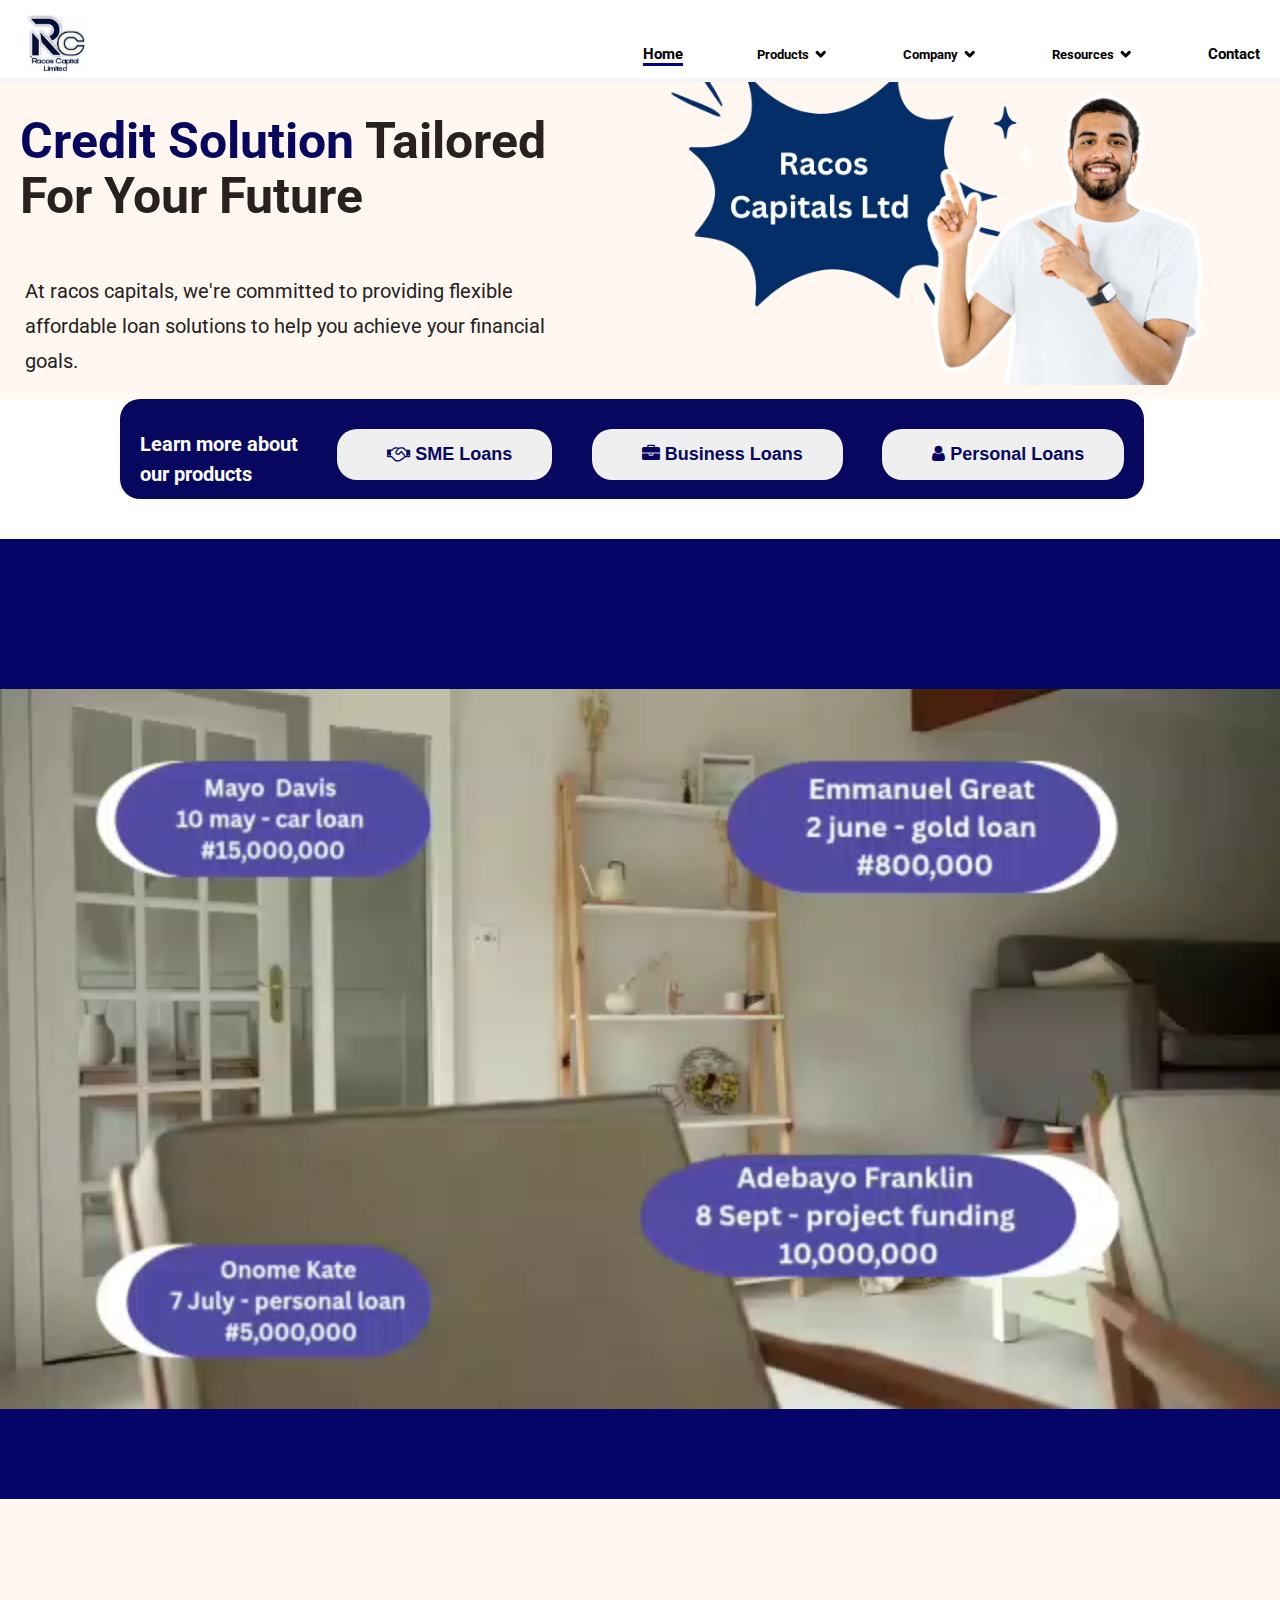
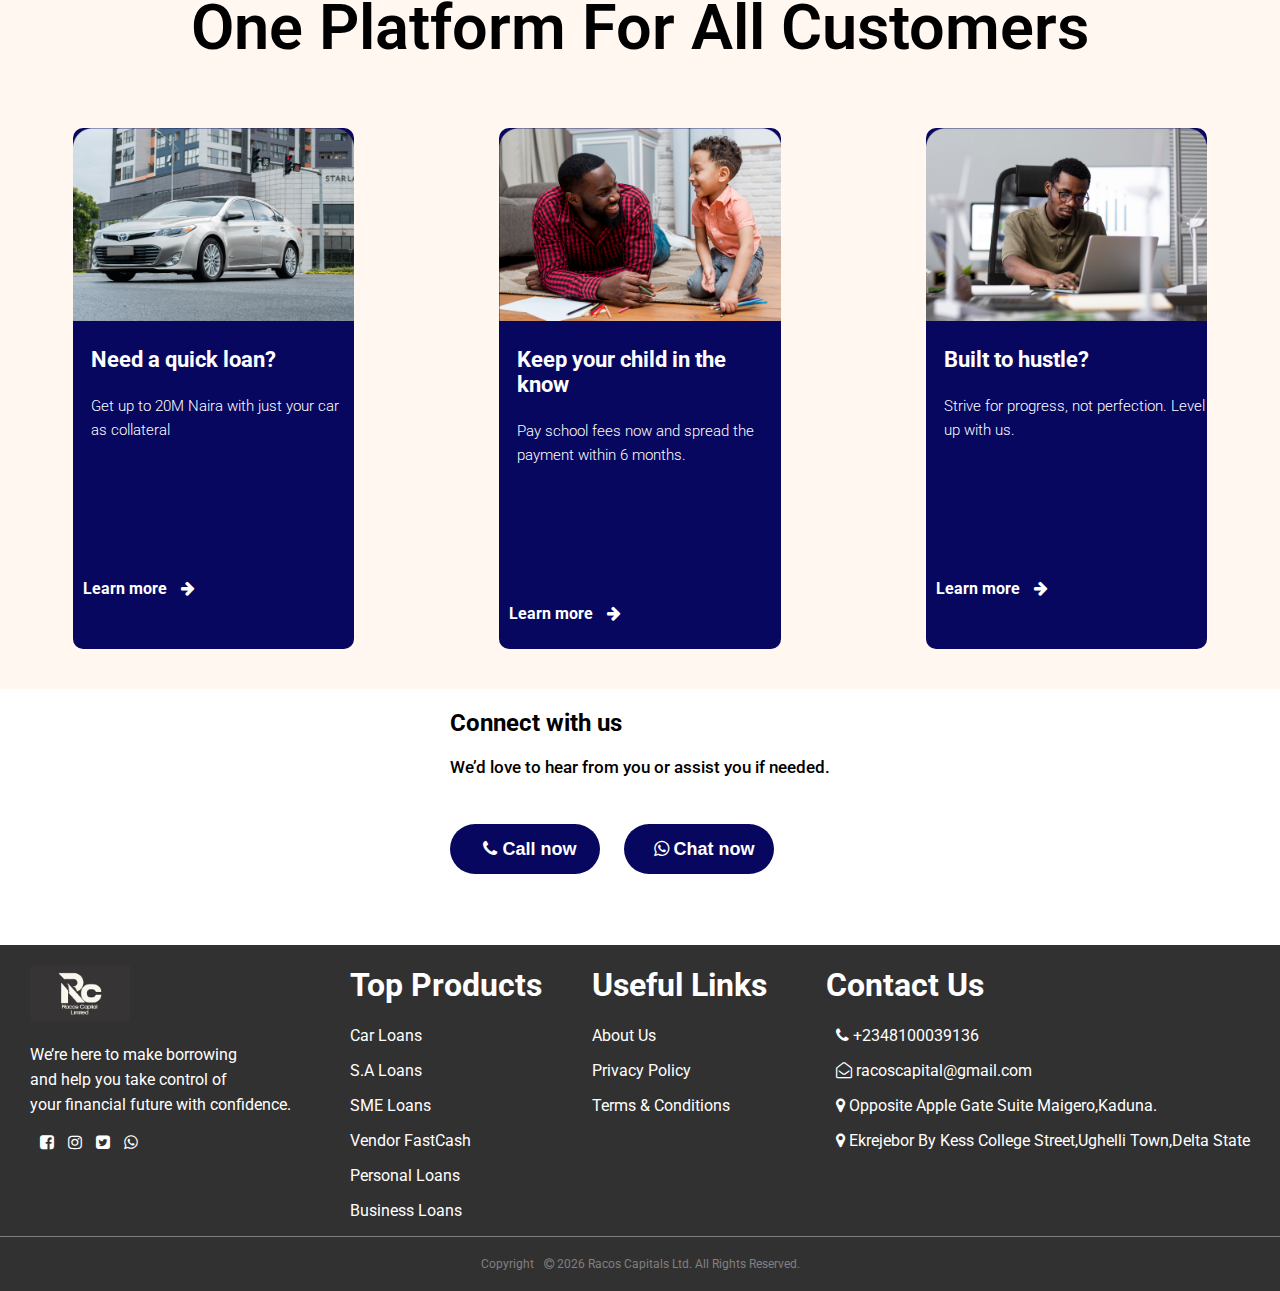
<file: index.html>
<!DOCTYPE html>
<html>
  <head>
    <meta charset="UTF-8">
    <meta name="viewport" content="with=device-width, initial-scale=1.0">
    <link rel="preconnect" href="https://fonts.googleapis.com">
    <link rel="preconnect" href="https://fonts.gstatic.com" crossorigin>
    <link href="https://fonts.googleapis.com/css2?family=Roboto:ital,wght@0,100..900;1,100..900&display=swap" rel="stylesheet">
    <link rel="stylesheet" href="index.css">
    <title>Racos Capital Ltd</title>
    <link rel="stylesheet" href="https://cdnjs.cloudflare.com/ajax/libs/font-awesome/4.7.0/css/font-awesome.min.css">

    </head>
  <body>
            <!--------first section--------->
        <section class="header">
            <nav>
               <a href="index.html"><img src="REAL.jpeg"></a>
                  <div class="nav-links" id="navlinks">
                   <i class="fa fa-times" onclick="hideMenu()"></i>
                    <ul>
                      <div class="straight">
                        <LI class="home"><a href="index.html" class="active" target="_parent">Home</a></LI>
                      </div>
                        <div class="straight">
                        <LI class="nav__menu-item">
                          <a class="" href="">Products</a>
                          <svg class="chev" viewBox="0 0 25 20" fill="none" stroke="currentColor" stroke-width="5"
                          stroke-linecap="round" stroke-linejoin="round" aria-hidden="true"><polyline points="6 9 12 15 18 9"></polyline></svg>
                          <ul class="nav__submenu">
                           <li class="nav__submenu-item"><a class="car-loan" href="carloan.html" target="_parent">Car loans</a></li>
                           <li class="nav__submenu-item"><a href="SMELOANS.html" target="_parent">SME loans</a></li>
                           <li class="nav__submenu-item"><a href="Businessloans.html" target="_parent">Business loans</a></li>
                           <li class="nav__submenu-item"><a href="Personal.html" target="_parent">Personal loans</a></li>
                            </ul>
                        </LI>
                        </div>
                        <div class="straight">
                        <LI class="nav__menu-item">
                          <a href="#">Company</a>
                           <svg class="chev" viewBox="0 0 25 20" fill="none" stroke="currentColor" stroke-width="5"
                          stroke-linecap="round" stroke-linejoin="round" aria-hidden="true"><polyline points="6 9 12 15 18 9"></polyline></svg>
                           <ul class="nav__submenu">
                           <li class="nav__submenu-item"><a href="Campany.html" target="_parent">About Us</a></li>
                           <li class="nav__submenu-item"><a href="Campany.html" target="_parent">OurValues</a></li>
                           <li class="nav__submenu-item"><a href="Campany.html" target="_parent">ChooseUs</a></li>
                           <li class="nav__submenu-item"><a href="Campany.html" target="_parent">Our Team</a></li>
                           <li class="nav__submenu-item"><a href="Campany.html" target="_parent">Review</a></li>
                            </ul>
                        </LI>
                        </div>
                        <div class="straight">
                        <LI class="nav__menu-item">
                          <a href="">Resources</a>
                            <svg class="chev" viewBox="0 0 25 20" fill="none" stroke="currentColor" stroke-width="5"
                          stroke-linecap="round" stroke-linejoin="round" aria-hidden="true"><polyline points="6 9 12 15 18 9"></polyline></svg>
                          <ul class="nav__submenu">
                           <li class="nav__submenu-item"><a href="FAQ.HTML" target="_parent">FAQ</a></li>
                           <li class="nav__submenu-item"><a href="privacy.html">Privacy & Terms</a></li>
                            </ul>
                        </LI>
                        </div>
                        <div class="straight">
                        <LI><a class="contact" href="APPLICATIONFOAM.HTML" target="_parent">Contact</a></LI>
                        </div>
                    </ul>
                </div>
              <i class="fa fa-bars" onclick="showMenu()"></i>
            </nav>
        </section>
        <section>
            <div class="credit-solution">
                <div class="Solution">
                    <p class="Solution-para">
                       <span class="Credit-span">Credit Solution</span> <span class="tailored">Tailored For Your Future</span> 
                    </p>
                    <p class="flexible">
                        At racos capitals, we're committed to providing flexible affordable loan solutions to help you achieve your financial goals.
                        </p>
                </div>
                <div class="Solution">
                    <img src="WhatsApp Image 2025-12-22 at 11.51.54 AM.jpeg">
                </div>
            </div>
            <div class="learn-div">
                <div>
                    <p class="learn-product">Learn more about<br> our products</p>
                </div>
                <div>
                    <a href="SMELOANS.html" target="_parent">
                    <button class="loan-button"><i class="fa fa-handshake-o"></i> SME Loans</button>
                    </a>
                </div>
                 <div>
                    <a href="Businessloans.html" target="_parent">
                    <button class="loan-button"><i class="fa fa-briefcase"></i> Business Loans</button>
                    </a>
                </div>
                 <div>
                    <a href="Personal.html" target="_parent">
                    <button class="loan-button"><i class="fa fa-user"></i> Personal Loans</button>
                    </a>
                     </div>
            </div>
        </section>
        <section class="video-div">
       <div class="phone-image">
        <video loop="" autoplay=""src="WhatsApp Video 2025-12-24 at 3.19.07 AM.mp4"width="500%" height="500vh"></video>
       </div>
    </section>
     
            <section class="pagination">
               <h1>
                One Platform For All Customers
               </h1>
               <div class="row">
                <div class="pagination-col">
                    <img src="car_img-ChrbMBfx.png">
                    <P>
                      <p class="need">Need a quick loan?</p>
                      <p class="school-now">
                      Get up to 20M Naira with just your car as collateral
                    </P>
                      <h5 class="learn-more"> <a href="carloan.html" target="_parent">Learn more  <i class="fa fa-arrow-right"></i></a> </h5>
                </div>
                <div class="pagination-col">
                    <img src="father_son-DGfld-YO (1).png">
                    <P>
                       <p class="need">Keep your child in the know</p>
                       <p class="school-now">
                       Pay school fees now and spread the payment within 6 months.
                    </P>
                      <h5 class="learn-more"> <a href="Personal.html" target="_parent">Learn more  <i class="fa fa-arrow-right"></i></a> </h5>
                </div>
                <div class="pagination-col">
                    <img src="tech_bro-JTJQX6JD.png">
                    <P>
                     <p class="need">Built to hustle?</p>
                     <p class="school-now">
                      Strive for progress, not perfection. Level up with us.  
                    </P>
                      <h5 class="learn-more"> <a href="SMELOANS.html" target="_parent">Learn more  <i class="fa fa-arrow-right"></i></a> </h5>   
                </div>
               </div> 
        </section>

        <div class="discuss-div">
            <div>
                <h2>
                   Connect with us
                </h2>
                <p>We’d love to hear from you or assist you if needed.</p>
                <button class="button-now">
                  <a href="tel:+2348100039136" target="_parent"><i class="fa fa-phone"></i> Call now</a>
                </button>
                <button class="button-just">
                 <a href="https://wa.link/85f6cg" target="_parent">
                  <i class="fa fa-whatsapp"></i> Chat now</a>
                </button>
            </div>
            </div>

        <!------last section------->
        <section class="last-sec">
          <div class="row-sec">
            <div>
              <img class="last-image" src="BLACK LOGO Image 2026-02-12 at 2.48.46 PM.jpeg">
              <p class="make-pag">
                We’re here to make borrowing <br> and help you take control of<br> your financial future with confidence.
              </p>
              <p class="fa-paraghraph">
              <a>
                <i class="fa fa-facebook-square"></i>
              </a>
              <a>
                <i class="fa fa-instagram" ></i>
              </a>
              <a>
                <i class="fa fa-twitter-square"></i>
              </a>
              <a href="https://wa.link/85f6cg" target="_parent"><i class="fa fa-whatsapp"></i></a>
              </p>
            </div>
            <div class="useful-div">
              <div class="about-div">
                <h1>Top Products</h1>
                <p>
                <a href="carloan.html" target="_parent">Car Loans</a>
                </p>
                <p>
                <a href="SMELOANS.html" target="_parent">S.A Loans</a>
                </p>
                <p>
                <a href="SMELOANS.html" target="_parent">SME Loans</a>
                </p>
                <P>
                <a href="Businessloans.html" target="_parent">Vendor FastCash</a>
                </P>
                <P>
                <a href="Personal.html" target="_parent">Personal Loans</a>
                </P>
                <p>
                  <a href="Businessloans.html" target="_parent">Business Loans</a>
                </p>
              </div>
              <div class="ho-about">
              <h1>Useful Links</h1>
              <p>
              <a class="ho-about" href="Campany.html" target="_parent">About Us</a>
              </p>
              <p>
              <a href="privacy.html">Privacy Policy</a>
              </p>
              <p>
              <a href="term-condition.html">Terms & Conditions</a>
              </p>
              </div>
            </div>
            <div class="useful">
              <h1>Contact Us</h1>
              <p>
              <a><i class="fa fa-phone"></i> +2348100039136
                </a>
              </p>
              <p>
             <a><i class="fa fa-envelope-open-o"></i> racoscapital@gmail.com
              </a>
              </p>
              <p>
              <a><i class="fa fa-map-marker"></i> Opposite Apple Gate Suite Maigero,Kaduna.</a>
              </p>
               <p>
              <a><i class="fa fa-map-marker"></i> Ekrejebor By Kess College Street,Ughelli Town,Delta State</a>
               </p>
        </section>

        
            <div class="copy-div">
                <div>
                 <p>
                  Copyright<i class="fa fa-copyright"></i> 2026 Racos Capitals Ltd. All Rights Reserved.
                </p>
                </div>
            </div>

<!--------javascript for toggle menu----------->
        <script>

            var navlinks = document.getElementById("navlinks")
            function showMenu(){
                navlinks.style.right = "0";
            }
            function hideMenu(){
            navlinks.style.right = "-100%";
            }
            
    // Accordion (product toggle) behavior: multi-open by default
    (function () {
      const list = document.getElementById('accordionList');
      const items = Array.from(list.querySelectorAll('.acc-item'));
      items.forEach((item, idx) => {
        const LI = item.querySelector('.toggle-btn');
        const panel = item.querySelector('.acc-panel');
        const panelId = LI.getAttribute('aria-controls');
        // link aria-labelledby for screen readers
        panel.setAttribute('aria-labelledby', LI.id || '');
        // ensure hidden by default
        panel.hidden = true;
        panel.setAttribute('aria-hidden', 'true');

        // click toggle
        btn.addEventListener('click', (e) => {
          const isOpen = LI.getAttribute('aria-expanded') === 'true';
          if (isOpen) {
            // close
            LI.setAttribute('aria-expanded', 'false');
            panel.setAttribute('aria-hidden', 'true');
            // collapse smoothly
            panel.style.maxHeight = panel.scrollHeight + 'px';
            requestAnimationFrame(() => {
              panel.style.maxHeight = '0px';
              panel.classList.remove('open');
            });
            const handler = (ev) => {
              if (ev.propertyName && ev.propertyName.indexOf('max-height') === -1) return;
              panel.hidden = true;
              panel.removeEventListener('transitionend', handler);
            };
            panel.addEventListener('transitionend', handler);
          } else {
            // open
            LI.setAttribute('aria-expanded', 'true');
            panel.hidden = false;
            panel.setAttribute('aria-hidden', 'false');
            const full = panel.scrollHeight;
            panel.style.maxHeight = full + 'px';
            panel.classList.add('open');
          }
        });

        // keyboard support on button
        LI.addEventListener('keydown', (e) => {
          if (e.key === 'Enter' || e.key === ' ') {
            e.preventDefault();
            LI.click();
          }
        });
      });
    })();
        </script>
      
  </body>

</html>
</file>
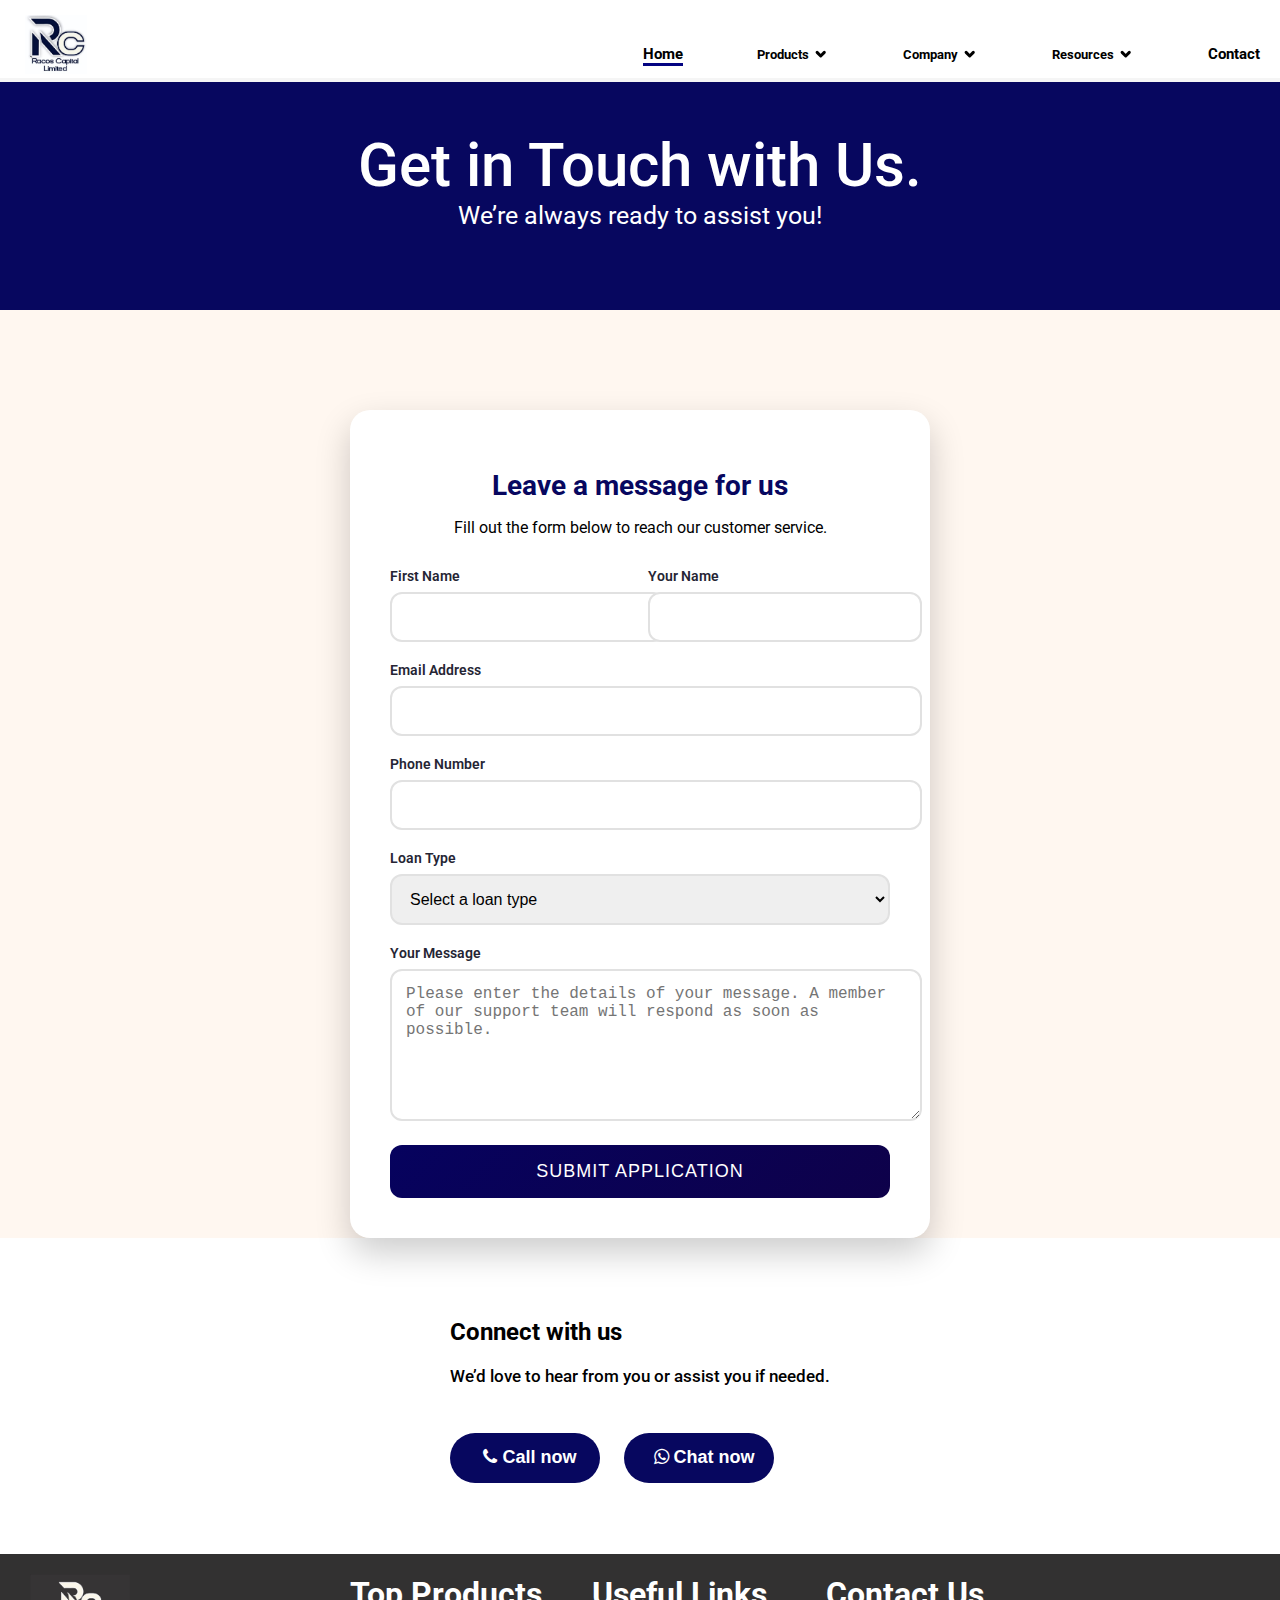
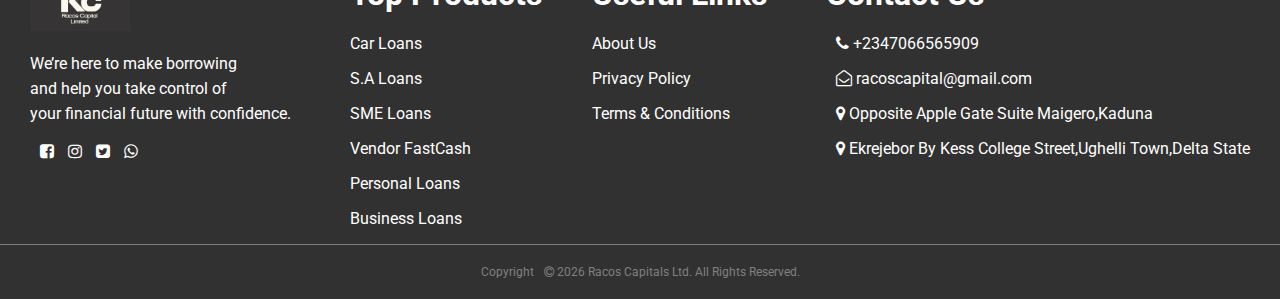
<file: APPLICATIONFOAM.HTML>
<!DOCTYPE html>
<html lang="en">
<head>
    <meta charset="UTF-8">
    <meta name="viewport" content="width=device-width, initial-scale=1.0">
    <link rel="preconnect" href="https://fonts.googleapis.com">
   <link rel="preconnect" href="https://fonts.gstatic.com" crossorigin>
    <link href="https://fonts.googleapis.com/css2?family=Roboto:ital,wght@0,100..900;1,100..900&display=swap" rel="stylesheet">
    <link rel="stylesheet" href="APPLICATIONFOAM.CSS">
    <link rel="stylesheet" href="index.css">
    <link rel="stylesheet" href="https://cdnjs.cloudflare.com/ajax/libs/font-awesome/4.7.0/css/font-awesome.min.css">
    <title>Loan Application Form</title>
</head>
<body>
          <!--------first section--------->
        <section class="header">
            <nav>
               <a href="header-image"><img src="REAL.jpeg"></a>
                <div class="nav-links" id="navlinks">
                   <i class="fa fa-times" onclick="hideMenu()"></i>
                    <ul>
                      <div class="straight">
                        <LI class="home"><a href="index.html" class="active">Home</a></LI>
                      </div>
                        <div class="straight">
                        <LI class="nav__menu-item">
                          <a class="" href="">Products</a>
                          <svg class="chev" viewBox="0 0 25 20" fill="none" stroke="currentColor" stroke-width="5"
                          stroke-linecap="round" stroke-linejoin="round" aria-hidden="true"><polyline points="6 9 12 15 18 9"></polyline></svg>
                          <ul class="nav__submenu">
                           <li class="nav__submenu-item"><a class="car-loan" href="carloan.html">Car loans</a></li>
                           <li class="nav__submenu-item"><a href="SMELOANS.html">SME loans</a></li>
                           <li class="nav__submenu-item"><a href="Businessloans.html">Business loans</a></li>
                           <li class="nav__submenu-item"><a href="Personal.html">Personal loans</a></li>
                            </ul>
                        </LI>
                        </div>
                        <div class="straight">
                        <LI class="nav__menu-item">
                          <a href="">Company</a>
                           <svg class="chev" viewBox="0 0 25 20" fill="none" stroke="currentColor" stroke-width="5"
                          stroke-linecap="round" stroke-linejoin="round" aria-hidden="true"><polyline points="6 9 12 15 18 9"></polyline></svg>
                           <ul class="nav__submenu">
                           <li class="nav__submenu-item"><a href="Campany.html" target="_parent">About Us</a></li>
                           <li class="nav__submenu-item"><a href="Campany.html" target="_parent">OurValues</a></li>
                           <li class="nav__submenu-item"><a href="Campany.html" target="_parent">Choose us</a></li>
                            <li class="nav__submenu-item"><a href="Campany.html" target="_parent">Our Team</a></li>
                           <li class="nav__submenu-item"><a href="Campany.html" target="_parent">Review</a></li>
                            </ul>
                        </LI>
                        </div>
                        <div class="straight">
                        <LI class="nav__menu-item">
                          <a href="">Resources</a>
                            <svg class="chev" viewBox="0 0 25 20" fill="none" stroke="currentColor" stroke-width="5"
                          stroke-linecap="round" stroke-linejoin="round" aria-hidden="true"><polyline points="6 9 12 15 18 9"></polyline></svg>
                          <ul class="nav__submenu">
                           <li class="nav__submenu-item"><a href="FAQ.HTML">FAQ</a></li>
                           <li class="nav__submenu-item"><a href="privacy.html">Privacy & Terms</a></li>
                            </ul>
                        </LI>
                        </div>
                        <div class="straight">
                        <LI><a class="contact" href="APPLICATIONFOAM.HTML">Contact</a></LI>
                        </div>
                    </ul>
                </div>
              <i class="fa fa-bars" onclick="showMenu()"></i>
            </nav>
        </section>
         
       <div class="assist-us">
        <h2>Get in Touch with Us.</h2>
        <P>We’re always ready to assist you!</P>
       </div>
        <!------form section--------->
        <section class="deform"> 
     <div class="form-container">
        <div class="form-header">
            <h1>Leave a message for us</h1>
            <p>Fill out the form below to reach our customer service.</p>
        </div>
        
        <div class="success-message" id="successMessage">
            Thank you! Your loan application has been submitted successfully.
        </div>
        
        <form action="https://formspree.io/f/mzdapplz" method="POST">
            <div class="form-row">
                <div class="form-group">
                    <label for="firstName">First Name <span class="required"></span></label>
                    <input type="text" id="firstName" name="firstName" required>
                    <div class="error-message" id="firstNameError">Please enter your first name</div>
                </div>
                
                <div class="form-group">
                    <label for="lastName">Your Name <span class="required"></span></label>
                    <input type="text" id="lastName" name="lastName" required>
                    <div class="error-message" id="lastNameError">Please enter your name</div>
                </div>
            </div>
            
            <div class="form-group">
                <label for="email">Email Address <span class="required"></span></label>
                <input type="email" id="email" name="email" required>
                <div class="error-message" id="emailError">Please enter a valid email address</div>
            </div>
            
            <div class="form-group">
                <label for="phone">Phone Number <span class="required"></span></label>
                <input type="tel" id="phone" name="phone" required>
                <div class="error-message" id="phoneError">Please enter a valid phone number</div>
            </div>
            
            <div class="form-group">
                <label for="loanType">Loan Type <span class="required"></span></label>
                <select id="loanType" name="loanType" required>
                    <option value="">Select a loan type</option>
                    <option value="sme">SME Loan</option>
                    <option value="personal">Personal Loan</option>
                    <option value="business">Business Loan</option>
                    <option value="car">Car Loan</option>
                </select>
                <div class="error-message" id="loanTypeError">Please select a loan type</div>
            </div>
            
            <div class="form-group">
                <label for="message">Your Message <span class="required"></label>
                <textarea id="message" name="message" placeholder="Please enter the details of your message. A member of our support team will respond as soon as possible." required></textarea>
                <div class="error-message" id="messageError">Please enter your message</div>
            </div>
            
            <button type="submit" class="submit-btn">Submit Application</button>
        </form>
    </div>
        </section>
     <div class="discuss-div">
            <div>
                <h2>
                   Connect with us
                </h2>
                <p>We’d love to hear from you or assist you if needed.</p>
                <button class="button-now">
                  <a href="tel:+2347066565909" target="_parent"><i class="fa fa-phone"></i> Call now</a>
                </button>
                <button class="button-just">
                 <a href="https://wa.link/85f6cg" target="_parent">
                  <i class="fa fa-whatsapp"></i> Chat now</a>
                </button>
            </div>
            </div>

        <!------last section------->
        <section class="last-sec">
          <div class="row-sec">
            <div>
              <img class="last-image" src="BLACK LOGO Image 2026-02-12 at 2.48.46 PM.jpeg">
              <p class="make-pag">
                We’re here to make borrowing <br> and help you take control of<br> your financial future with confidence.
              </p>
              <p class="fa-paraghraph">
              <a>
                <i class="fa fa-facebook-square"></i>
              </a>
              <a>
                <i class="fa fa-instagram" ></i>
              </a>
              <a>
                <i class="fa fa-twitter-square"></i>
              </a>
              <a  href="https://wa.link/85f6cg" target="_parent">
                <i class="fa fa-whatsapp"></i>
              </a>
              </p>
            </div>
            <div class="useful-div">
              <div class="about-div">
                <h1>Top Products</h1>
                <p>
                <a href="carloan.html">Car Loans</a>
                </p>
                <p>
                <a href="Businessloans.html">S.A Loans</a>
                </p>
                <p>
                <a href="SMELOANS.html">SME Loans</a>
                </p>
                <P>
                <a href="Businessloans.html">Vendor FastCash</a>
                </P>
                <P>
                <a href="Personal.html">Personal Loans</a>
                </P>
                <p>
                  <a href="Businessloans.html">Business Loans</a>
                </p>
              </div>
              <div>
              <h1>Useful Links</h1>
              <p>
              <a href="Campany.html">About Us</a>
              </p>
              <p>
              <a href="privacy.html">Privacy Policy</a>
              </p>
              <p>
              <a href="term-condition.html">Terms & Conditions</a>
              </p>
              </div>
            </div>
            <div class="useful">
              <h1>Contact Us</h1>
              <p>
              <a><i class="fa fa-phone"></i> +2347066565909
                </a>
              </p>
              <p>
             <a><i class="fa fa-envelope-open-o"></i> racoscapital@gmail.com
              </a>
              </p>
              <p>
              <a><i class="fa fa-map-marker"></i> Opposite Apple Gate Suite Maigero,Kaduna</a>
              </p>
             <p>
              <a><i class="fa fa-map-marker"></i> Ekrejebor By Kess College Street,Ughelli Town,Delta State</a>
               </p>
            </div>
          </div>
        </section>
        
                 <div class="copy-div">
                <div>
                 <p>
                  Copyright<i class="fa fa-copyright"></i> 2026 Racos Capitals Ltd. All Rights Reserved.
                </p>
                </div>
            </div>
        <!--------javascript for toggle menu----------->
        <script>

            var navlinks = document.getElementById("navlinks")
            function showMenu(){
                navlinks.style.right = "0";
            }
            function hideMenu(){
            navlinks.style.right = "-100%";
            }
            
    // Accordion (product toggle) behavior: multi-open by default
    (function () {
      const list = document.getElementById('accordionList');
      const items = Array.from(list.querySelectorAll('.acc-item'));
      items.forEach((item, idx) => {
        const LI = item.querySelector('.toggle-btn');
        const panel = item.querySelector('.acc-panel');
        const panelId = LI.getAttribute('aria-controls');
        // link aria-labelledby for screen readers
        panel.setAttribute('aria-labelledby', LI.id || '');
        // ensure hidden by default
        panel.hidden = true;
        panel.setAttribute('aria-hidden', 'true');

        // click toggle
        btn.addEventListener('click', (e) => {
          const isOpen = LI.getAttribute('aria-expanded') === 'true';
          if (isOpen) {
            // close
            LI.setAttribute('aria-expanded', 'false');
            panel.setAttribute('aria-hidden', 'true');
            // collapse smoothly
            panel.style.maxHeight = panel.scrollHeight + 'px';
            requestAnimationFrame(() => {
              panel.style.maxHeight = '0px';
              panel.classList.remove('open');
            });
            const handler = (ev) => {
              if (ev.propertyName && ev.propertyName.indexOf('max-height') === -1) return;
              panel.hidden = true;
              panel.removeEventListener('transitionend', handler);
            };
            panel.addEventListener('transitionend', handler);
          } else {
            // open
            LI.setAttribute('aria-expanded', 'true');
            panel.hidden = false;
            panel.setAttribute('aria-hidden', 'false');
            const full = panel.scrollHeight;
            panel.style.maxHeight = full + 'px';
            panel.classList.add('open');
          }
        });

        // keyboard support on button
        LI.addEventListener('keydown', (e) => {
          if (e.key === 'Enter' || e.key === ' ') {
            e.preventDefault();
            LI.click();
          }
        });
      });
    })();
        </script>

    <script>
        document.getElementById('loanForm').addEventListener('submit', function(e) {
            e.preventDefault();
            
            // Reset error messages
            const errorElements = document.querySelectorAll('.error-message');
            errorElements.forEach(el => el.style.display = 'none');
            
            // Get form values
            const firstName = document.getElementById('firstName').value.trim();
            const lastName = document.getElementById('lastName').value.trim();
            const email = document.getElementById('email').value.trim();
            const phone = document.getElementById('phone').value.trim();
            const loanType = document.getElementById('loanType').value;
            const message = document.getElementById('message').value.trim();
            
            let isValid = true;
            
            // Validate First Name
            if (!firstName) {
                document.getElementById('firstNameError').style.display = 'block';
                isValid = false;
            }
            
            // Validate Last Name (now "Your Name")
            if (!lastName) {
                document.getElementById('lastNameError').style.display = 'block';
                isValid = false;
            }
            
            // Validate Email
            const emailRegex = /^[^\s@]+@[^\s@]+\.[^\s@]+$/;
            if (!email || !emailRegex.test(email)) {
                document.getElementById('emailError').style.display = 'block';
                isValid = false;
            }
            
            // Validate Phone (now required)
            if (!phone || !/^\+?[\d\s\-\(\)]{10,}$/.test(phone)) {
                document.getElementById('phoneError').style.display = 'block';
                isValid = false;
            }
            
            // Validate Loan Type
            if (!loanType) {
                document.getElementById('loanTypeError').style.display = 'block';
                isValid = false;
            }
            
            // Validate Message (now required)
            if (!message) {
                document.getElementById('messageError').style.display = 'block';
                isValid = false;
            }
            
            if (isValid) {
                // Show success message
                document.getElementById('successMessage').style.display = 'block';
                
                // Reset form
                this.reset();
                
                // Hide success message after 5 seconds
                setTimeout(() => {
                    document.getElementById('successMessage').style.display = 'none';
                }, 5000);
            }
        });
        
        // Real-time validation for better UX
        const inputs = document.querySelectorAll('input, select, textarea');
        inputs.forEach(input => {
            input.addEventListener('blur', function() {
                validateField(this);
            });
        });
        
        function validateField(field) {
            const fieldName = field.name;
            const errorElement = document.getElementById(fieldName + 'Error');
            
            if (!errorElement) return;
            
            switch(fieldName) {
                case 'firstName':
                    if (!field.value.trim()) {
                        errorElement.style.display = 'block';
                    } else {
                        errorElement.style.display = 'none';
                    }
                    break;
                case 'lastName':
                    if (!field.value.trim()) {
                        errorElement.style.display = 'block';
                    } else {
                        errorElement.style.display = 'none';
                    }
                    break;
                case 'email':
                    const emailRegex = /^[^\s@]+@[^\s@]+\.[^\s@]+$/;
                    if (!field.value.trim() || !emailRegex.test(field.value.trim())) {
                        errorElement.style.display = 'block';
                    } else {
                        errorElement.style.display = 'none';
                    }
                    break;
                case 'phone':
                    if (!field.value.trim() || !/^\+?[\d\s\-\(\)]{10,}$/.test(field.value.trim())) {
                        errorElement.style.display = 'block';
                    } else {
                        errorElement.style.display = 'none';
                    }
                    break;
                case 'loanType':
                    if (!field.value) {
                        errorElement.style.display = 'block';
                    } else {
                        errorElement.style.display = 'none';
                    }
                    break;
                case 'message':
                    if (!field.value.trim()) {
                        errorElement.style.display = 'block';
                    } else {
                        errorElement.style.display = 'none';
                    }
                    break;
            }
        }
    </script>
</body>
</html>
</file>
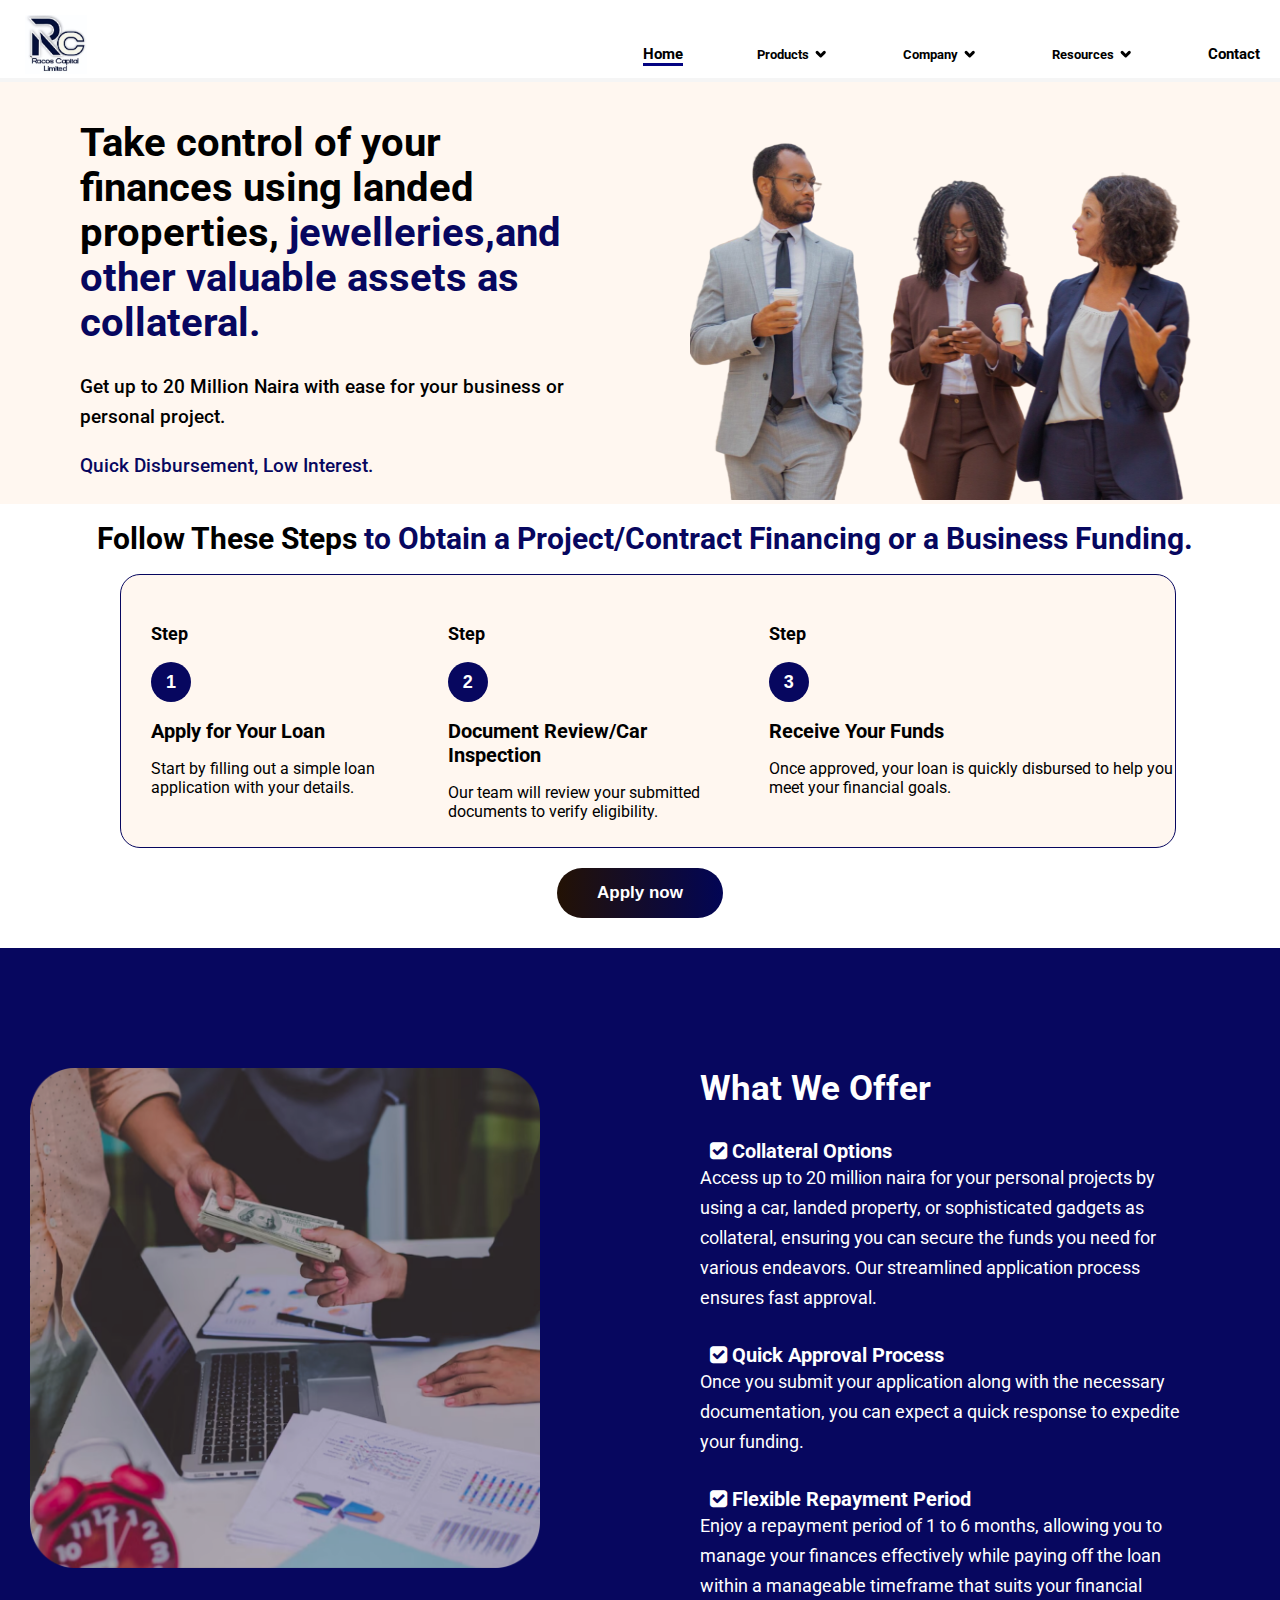
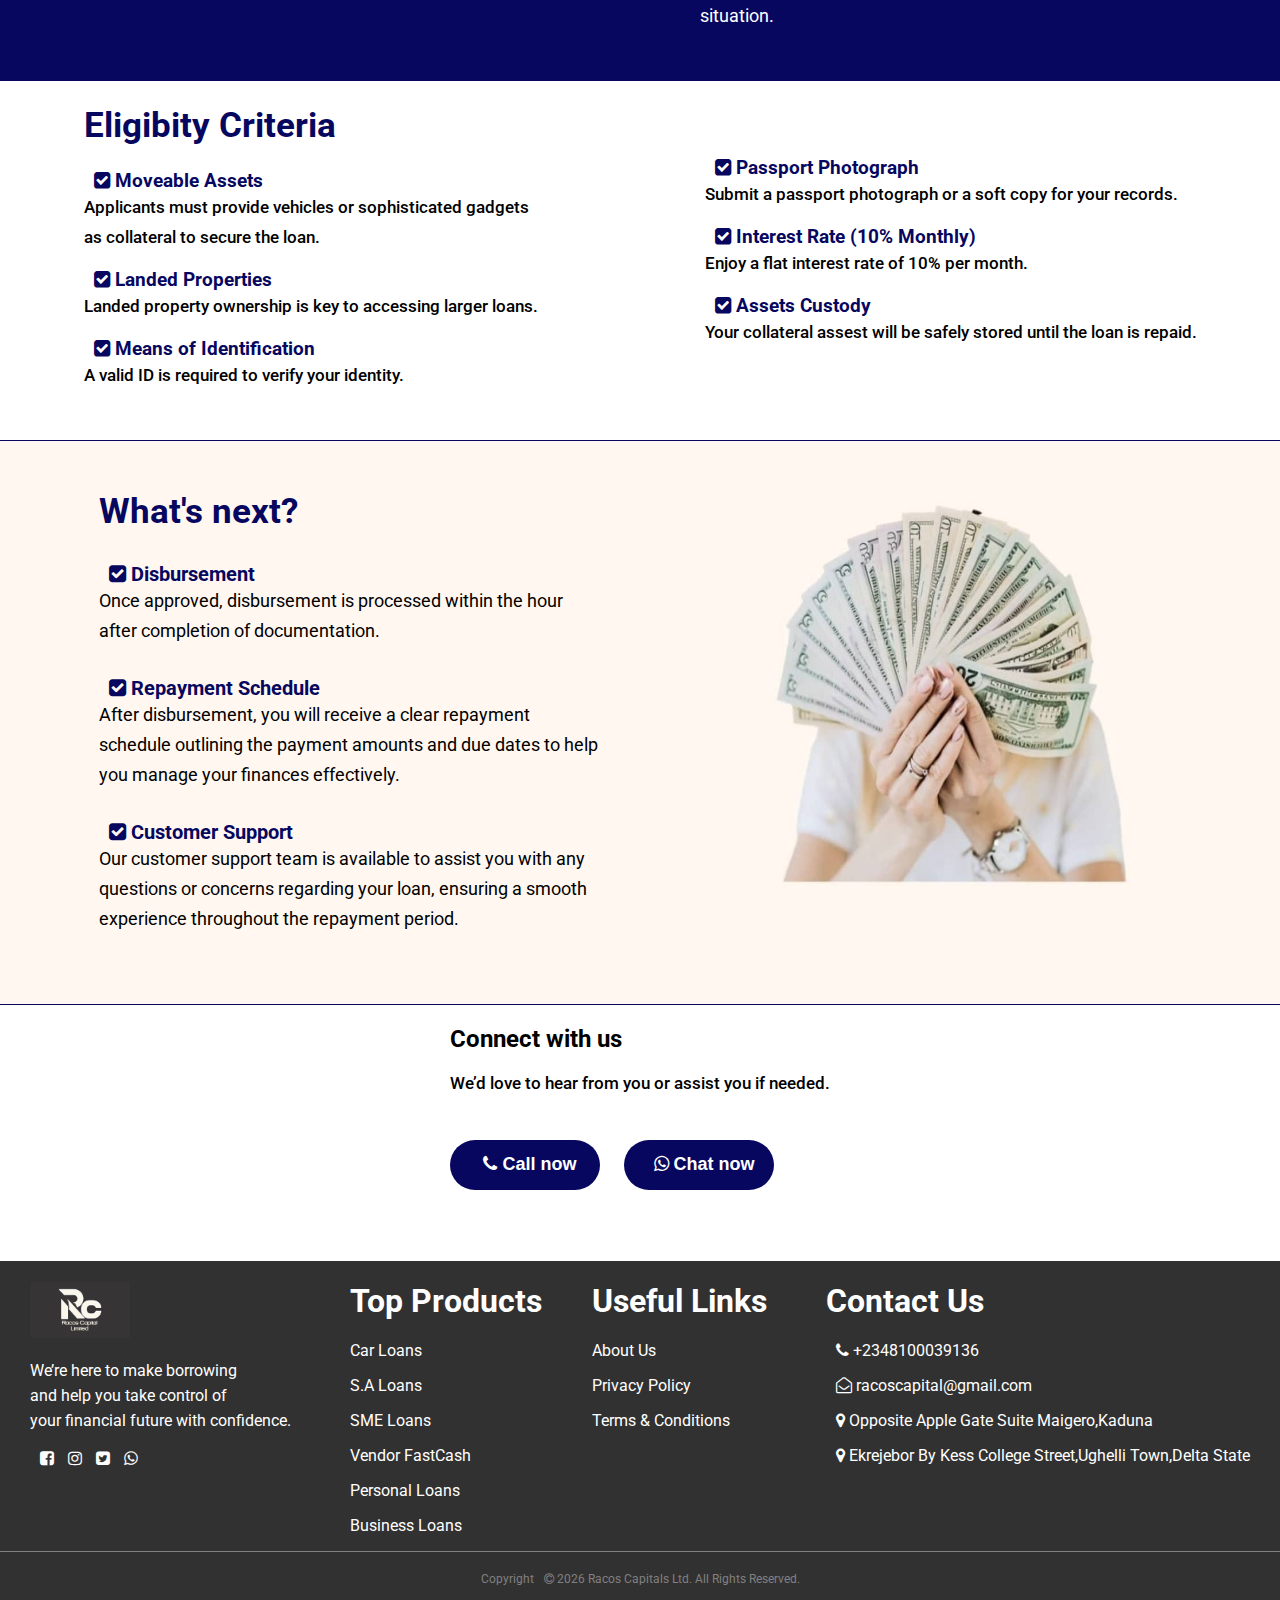
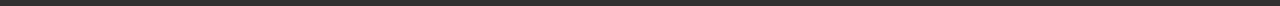
<file: Businessloans.html>
<!DOCTYPE html>
<html>
  <head>
    <meta name="viewport" content="with=device-width, initial-scale=1.0">
    <link rel="preconnect" href="https://fonts.googleapis.com">
   <link rel="preconnect" href="https://fonts.gstatic.com" crossorigin>
   <link href="https://fonts.googleapis.com/css2?family=Roboto:ital,wght@0,100..900;1,100..900&display=swap" rel="stylesheet">
    <meta charset="UTF-8">
    <link rel="stylesheet" href="Business.css">
    <link rel="stylesheet" href="index.css">
    <title>Business-loans</title>
    <link rel="stylesheet" href="https://cdnjs.cloudflare.com/ajax/libs/font-awesome/4.7.0/css/font-awesome.min.css">
  <body>
        <!--------first section--------->
        <section class="header">
            <nav>
               <a href="header-image"><img src="REAL.jpeg"></a>
                <div class="nav-links" id="navlinks">
                   <i class="fa fa-times" onclick="hideMenu()"></i>
                    <ul>
                      <div class="straight">
                        <LI class="home"><a href="index.html" class="active">Home</a></LI>
                      </div>
                        <div class="straight">
                        <LI class="nav__menu-item">
                          <a class="" href="">Products</a>
                          <svg class="chev" viewBox="0 0 25 20" fill="none" stroke="currentColor" stroke-width="5"
                          stroke-linecap="round" stroke-linejoin="round" aria-hidden="true"><polyline points="6 9 12 15 18 9"></polyline></svg>
                          <ul class="nav__submenu">
                           <li class="nav__submenu-item"><a class="car-loan" href="carloan.html">Car loans</a></li>
                           <li class="nav__submenu-item"><a href="SMELOANS.html">SME loans</a></li>
                           <li class="nav__submenu-item"><a href="Businessloans.html">Business loans</a></li>
                           <li class="nav__submenu-item"><a href="Personal.html">Personal loans</a></li>
                            </ul>
                        </LI>
                        </div>
                        <div class="straight">
                        <LI class="nav__menu-item">
                          <a href="">Company</a>
                           <svg class="chev" viewBox="0 0 25 20" fill="none" stroke="currentColor" stroke-width="5"
                          stroke-linecap="round" stroke-linejoin="round" aria-hidden="true"><polyline points="6 9 12 15 18 9"></polyline></svg>
                           <ul class="nav__submenu">
                           <li class="nav__submenu-item"><a href="Campany.html" target="_parent">About Us</a></li>
                           <li class="nav__submenu-item"><a href="Campany.html" target="_parent">Our Values</a></li>
                           <li class="nav__submenu-item"><a href="Campany.html" target="_parent">Choose us</a></li>
                           <li class="nav__submenu-item"><a href="Campany.html" target="_parent">Our Team</a></li>
                           <li class="nav__submenu-item"><a href="Campany.html" target="_parent">Review</a></li>
                            </ul>
                        </LI>
                        </div>
                        <div class="straight">
                        <LI class="nav__menu-item">
                          <a href="">Resources</a>
                            <svg class="chev" viewBox="0 0 25 20" fill="none" stroke="currentColor" stroke-width="5"
                          stroke-linecap="round" stroke-linejoin="round" aria-hidden="true"><polyline points="6 9 12 15 18 9"></polyline></svg>
                          <ul class="nav__submenu">
                           <li class="nav__submenu-item"><a href="FAQ.HTML">FAQ</a></li>
                           <li class="nav__submenu-item"><a href="privacy.html">Privacy & Terms</a></li>
                            </ul>
                        </LI>
                        </div>
                        <div class="straight">
                        <LI><a class="contact" href="APPLICATIONFOAM.HTML">Contact</a></LI>
                        </div>
                    </ul>
                </div>
              <i class="fa fa-bars" onclick="showMenu()"></i>
            </nav>
        </section>
        <section class="sec-take">
          <div class="take-div">
            <div class="control-div">
              <h1>
                Take control of your finances using landed properties, <span class="collateral">jewelleries,and other valuable assets as collateral.</span>
              </h1>
              <p>
                Get up to 20 Million Naira with ease for your business or personal project.
              </p>
              <p class="colour-quick">
                Quick Disbursement, Low Interest.
              </p>
            </div>
            <div>
              <img src="project-hero-BTQF8RW0.png">
            </div>
          </div>
        </section>
        <section>
              <div class="follow-step">
              <h1 >
              Follow These Steps <span class="collateral">to Obtain a Project/Contract Financing or a Business Funding.</span>
            </h1>
        </div>
          <div class="sec-take">
            <div class="background-div">
              <div class="space-div">
                <p class="step">Step</p>
                <button class="number-btn">1</button>
                <h2>Apply for Your Loan</h2>
                <p>
                  Start by filling out a simple loan application with your details.
                </p>
              </div>
              <div class="space-div">
                <p class="step">Step</p>
                <button class="number-btn">2</button>
                <h2>Document Review/Car<br> Inspection</h2>
                <p>Our team will review your submitted documents to verify eligibility.</p>
              </div>
              <div class="space-div">
                <p class="step">Step</p>
                <button class="number-btn">3</button>
                <h2>Receive Your Funds</h2>
                <P>Once approved, your loan is quickly disbursed to help you meet your financial goals.</P>
              </div>
            </div> 
          </div>
          <div class="follow-step">
            <a href="APPLICATIONFOAM.HTML">
            <button class="apply-now">Apply now</button>
            </a>
          </div>
        </section>
         <section class="sec-take">
          <div class="offer-div">
            <div>
              <img src="project-financing-D4HnIJXG.png">
            </div>
            <div class="what-div">
              <h1>
                What We Offer
              </h1>
              <h2>
               <i class="fa fa-check-square"></i> Collateral Options
              </h2>
              <p>
                Access up to 20 million naira for your personal projects by using a car, landed property, or sophisticated gadgets as collateral, ensuring you can secure the funds you need for various endeavors. Our streamlined application process ensures fast approval.
              </p>

              <h2>
                <i class="fa fa-check-square"></i> Quick Approval Process
              </h2>
              <p>
                Once you submit your application along with the necessary documentation, you can expect a quick response to expedite your funding.
              </p>

              <h2>
               <i class="fa fa-check-square"></i> Flexible Repayment Period
              </h2>
              <p>
                Enjoy a repayment period of 1 to 6 months, allowing you to manage your finances effectively while paying off the loan within a manageable timeframe that suits your financial situation.
              </p>
            </div>
          </div>
        </section>

        <section>
          <div class="criteria-div">
            <div class="car-div">
              <h1>Eligibity Criteria</h1>
              <h2><i class="fa fa-check-square"></i> Moveable Assets</h2>
              <p>
                Applicants must provide vehicles or sophisticated gadgets<br> as collateral to secure the loan.
              </p>

              <h2> <i class="fa fa-check-square"></i> Landed Properties</h2>
              <p>
                Landed property ownership is key to accessing larger loans.
              </p>

              <h2><i class="fa fa-check-square"></i> Means of Identification</h2>
              <p>
                A valid ID is required to verify your identity.
              </p>
            </div>
            <div class="passport-div">
              <h2 class="pass-para"><i class="fa fa-check-square"></i> Passport Photograph</h2>
              <p>Submit a passport photograph or a soft copy for your records.</p>

              <h2><i class="fa fa-check-square"></i> Interest Rate (10% Monthly)</h2>
              <p>
                Enjoy a flat interest rate of 10% per month.
              </p>

              <h2><i class="fa fa-check-square"></i> Assets Custody
            </h2>
              <p>Your collateral assest will be safely stored until the loan is repaid.</p>
            </div>
          </div>
        </section>
         <section class="sec-take">
          <div class="disburse-div">
            <div class="next-div">
              <h1>
                What's next?
              </h1>
              <h2>
              <i class="fa fa-check-square"></i> Disbursement
              </h2>
              <p>
                Once approved, disbursement is processed within the hour after completion of documentation.
              </p>

              <h2>
              <i class="fa fa-check-square"></i> Repayment Schedule
              </h2>
              <p>
                After disbursement, you will receive a clear repayment schedule outlining the payment amounts and due dates to help you manage your finances effectively.
              </p>

              <h2>
              <i class="fa fa-check-square"></i> Customer Support
              </h2>
              <p>
                Our customer support team is available to assist you with any questions or concerns regarding your loan, ensuring a smooth experience throughout the repayment period.
              </p>
            </div>
             <div>
              <img src="doollaImage 2026-01-04 at 6.28.05 AM.jpeg">
            </div>
          </div>
        </section>

                <div class="discuss-div">
            <div>
                <h2>
                   Connect with us
                </h2>
                <p>We’d love to hear from you or assist you if needed.</p>
                <button class="button-now">
                  <a href="tel:+2348100039136" target="_parent"><i class="fa fa-phone"></i> Call now</a>
                </button>
                <button class="button-just">
                 <a href="https://wa.link/85f6cg" target="_parent">
                  <i class="fa fa-whatsapp"></i> Chat now</a>
                </button>
            </div>
            </div>
        <!------last section------->
        <section class="last-sec">
          <div class="row-sec">
            <div>
              <img class="last-image" src="BLACK LOGO Image 2026-02-12 at 2.48.46 PM.jpeg">
              <p class="make-pag">
                We’re here to make borrowing <br> and help you take control of<br> your financial future with confidence.
              </p>
              <p class="fa-paraghraph">
              <a>
                <i class="fa fa-facebook-square"></i>
              </a>
              <a>
                <i class="fa fa-instagram" ></i>
              </a>
              <a>
                <i class="fa fa-twitter-square"></i>
              </a>
              <a href="https://wa.link/85f6cg" target="_parent">
                <i class="fa fa-whatsapp"></i>
              </a>
              </p>
            </div>
            <div class="useful-div">
              <div class="about-div">
                <h1>Top Products</h1>
                <p>
                <a href="carloan.html">Car Loans</a>
                </p>
                <p>
                <a href="Businessloans.html">S.A Loans</a>
                </p>
                <p>
                <a href="SMELOANS.html">SME Loans</a>
                </p>
                <P>
                <a href="Businessloans.html">Vendor FastCash</a>
                </P>
                <P>
                <a href="Personal.html">Personal Loans</a>
                </P>
                <p>
                  <a href="Businessloans.html">Business Loans</a>
                </p>
              </div>
              <div>
              <h1>Useful Links</h1>
              <p>
              <a href="Campany.html">About Us</a>
              </p>
              <p>
              <a href="privacy.html">Privacy Policy</a>
              </p>
              <p>
              <a href="term-condition.html">Terms & Conditions</a>
              </p>
              </div>
            </div>
            <div class="useful">
              <h1>Contact Us</h1>
              <p>
              <a><i class="fa fa-phone"></i> +2348100039136
                </a>
              </p>
              <p>
             <a><i class="fa fa-envelope-open-o"></i> racoscapital@gmail.com
              </a>
              </p>
              <p>
              <a><i class="fa fa-map-marker"></i> Opposite Apple Gate Suite Maigero,Kaduna</a>
              </p>
             <p>
              <a><i class="fa fa-map-marker"></i> Ekrejebor By Kess College Street,Ughelli Town,Delta State</a>
              </p>
            </div>
          </div>
        </section>
                
            <div class="copy-div">
                <div>
                 <p>
                  Copyright<i class="fa fa-copyright"></i> 2026 Racos Capitals Ltd. All Rights Reserved.
                </p>
                </div>
            </div>
<!--------javascript for toggle menu----------->
        <script>

            var navlinks = document.getElementById("navlinks")
            function showMenu(){
                navlinks.style.right = "0";
            }
            function hideMenu(){
            navlinks.style.right = "-100%";
            }
            
    // Accordion (product toggle) behavior: multi-open by default
    (function () {
      const list = document.getElementById('accordionList');
      const items = Array.from(list.querySelectorAll('.acc-item'));
      items.forEach((item, idx) => {
        const LI = item.querySelector('.toggle-btn');
        const panel = item.querySelector('.acc-panel');
        const panelId = LI.getAttribute('aria-controls');
        // link aria-labelledby for screen readers
        panel.setAttribute('aria-labelledby', LI.id || '');
        // ensure hidden by default
        panel.hidden = true;
        panel.setAttribute('aria-hidden', 'true');

        // click toggle
        btn.addEventListener('click', (e) => {
          const isOpen = LI.getAttribute('aria-expanded') === 'true';
          if (isOpen) {
            // close
            LI.setAttribute('aria-expanded', 'false');
            panel.setAttribute('aria-hidden', 'true');
            // collapse smoothly
            panel.style.maxHeight = panel.scrollHeight + 'px';
            requestAnimationFrame(() => {
              panel.style.maxHeight = '0px';
              panel.classList.remove('open');
            });
            const handler = (ev) => {
              if (ev.propertyName && ev.propertyName.indexOf('max-height') === -1) return;
              panel.hidden = true;
              panel.removeEventListener('transitionend', handler);
            };
            panel.addEventListener('transitionend', handler);
          } else {
            // open
            LI.setAttribute('aria-expanded', 'true');
            panel.hidden = false;
            panel.setAttribute('aria-hidden', 'false');
            const full = panel.scrollHeight;
            panel.style.maxHeight = full + 'px';
            panel.classList.add('open');
          }
        });

        // keyboard support on button
        LI.addEventListener('keydown', (e) => {
          if (e.key === 'Enter' || e.key === ' ') {
            e.preventDefault();
            LI.click();
          }
        });
      });
    })();
        </script>
  </body>
</html>
</file>
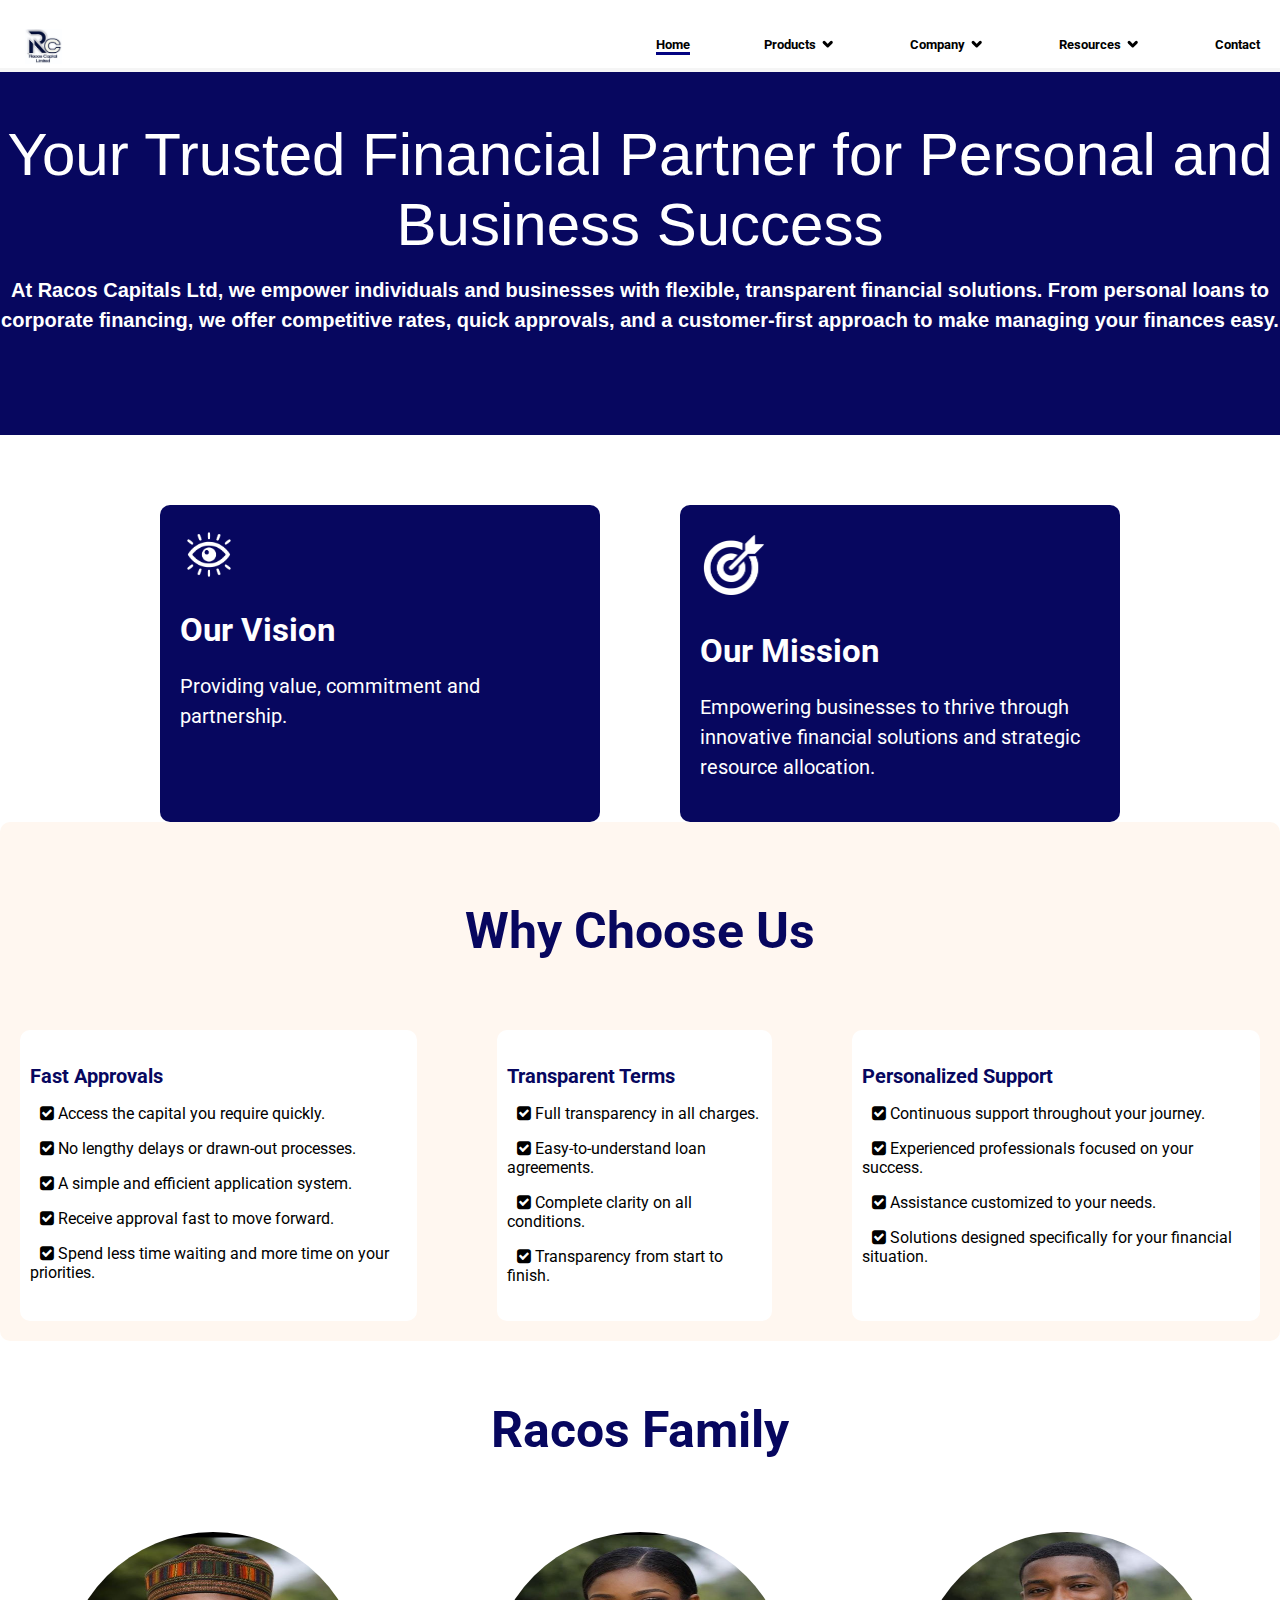
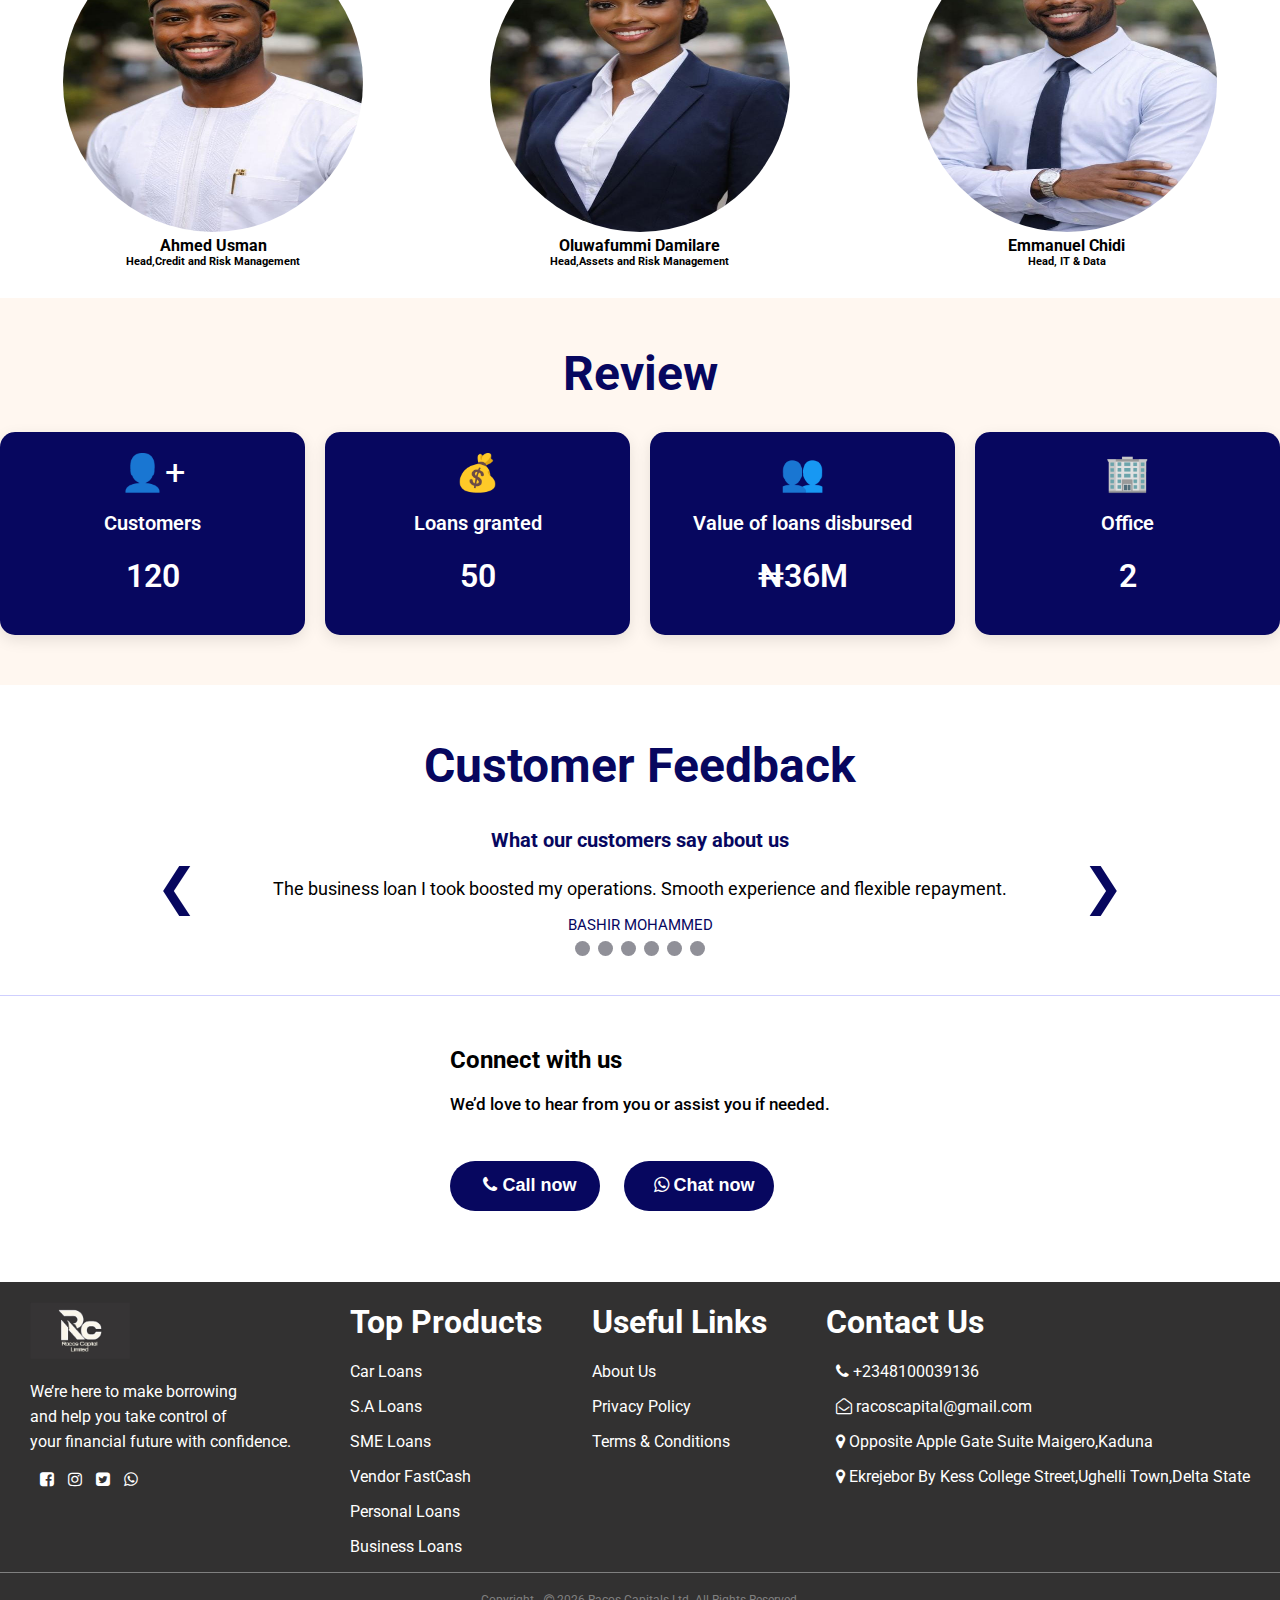
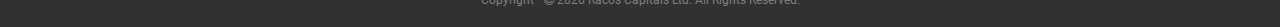
<file: Campany.html>
<!DOCTYPE html>
<html lang="en">
<head>
    <meta charset="UTF-8">
    <meta name="viewport" content="width=device-width, initial-scale=1.0">
    <link rel="preconnect" href="https://fonts.googleapis.com">
   <link rel="preconnect" href="https://fonts.gstatic.com" crossorigin>
    <link href="https://fonts.googleapis.com/css2?family=Roboto:ital,wght@0,100..900;1,100..900&display=swap" rel="stylesheet">
    <link rel="stylesheet" href="Campany.css">
    <link rel="stylesheet" href="index.css">
    <link rel="stylesheet" href="https://cdnjs.cloudflare.com/ajax/libs/font-awesome/4.7.0/css/font-awesome.min.css">
    <title>Company-section</title>
</head>
<body>
          <!--------first section--------->
        <section class="header">
            <nav>
               <a href="header-image"><img src="REAL.jpeg"></a>
                <div class="nav-links" id="navlinks">
                   <i class="fa fa-times" onclick="hideMenu()"></i>
                    <ul>
                      <div class="straight">
                        <LI class="home"><a href="index.html" class="active">Home</a></LI>
                      </div>
                        <div class="straight">
                        <LI class="nav__menu-item">
                          <a class="" href="">Products</a>
                          <svg class="chev" viewBox="0 0 25 20" fill="none" stroke="currentColor" stroke-width="5"
                          stroke-linecap="round" stroke-linejoin="round" aria-hidden="true"><polyline points="6 9 12 15 18 9"></polyline></svg>
                          <ul class="nav__submenu">
                           <li class="nav__submenu-item"><a class="car-loan" href="carloan.html">Car loans</a></li>
                           <li class="nav__submenu-item"><a href="SMELOANS.html">SME loans</a></li>
                           <li class="nav__submenu-item"><a href="Businessloans.html">Business loans</a></li>
                           <li class="nav__submenu-item"><a href="Personal.html">Personal loans</a></li>
                            </ul>
                        </LI>
                        </div>
                        <div class="straight">
                        <LI class="nav__menu-item">
                          <a href="">Company</a>
                           <svg class="chev" viewBox="0 0 25 20" fill="none" stroke="currentColor" stroke-width="5"
                          stroke-linecap="round" stroke-linejoin="round" aria-hidden="true"><polyline points="6 9 12 15 18 9"></polyline></svg>
                           <ul class="nav__submenu">
                           <li class="nav__submenu-item"><a href="Campany.html">About Us</a></li>
                           <li class="nav__submenu-item"><a href="#one">OurValues</a></li>
                           <li class="nav__submenu-item"><a href="#two">ChooseUs</a></li>
                           <li class="nav__submenu-item"><a href="#three">Our Team</a></li>
                           <li class="nav__submenu-item"><a href="#four">Review</a></li>
                            </ul>
                        </LI>
                        </div>
                        <div class="straight">
                        <LI class="nav__menu-item">
                          <a href="">Resources</a>
                            <svg class="chev" viewBox="0 0 25 20" fill="none" stroke="currentColor" stroke-width="5"
                          stroke-linecap="round" stroke-linejoin="round" aria-hidden="true"><polyline points="6 9 12 15 18 9"></polyline></svg>
                          <ul class="nav__submenu">
                           <li class="nav__submenu-item"><a href="FAQ.HTML">FAQ</a></li>
                           <li class="nav__submenu-item"><a href="privacy.html">Privacy & Terms</a></li>
                            </ul>
                        </LI>
                        </div>
                        <div class="straight">
                        <LI><a class="contact" href="APPLICATIONFOAM.HTML">Contact</a></LI>
                        </div>
                    </ul>
                </div>
              <i class="fa fa-bars" onclick="showMenu()"></i>
            </nav>
        </section>
          

        <section class="trust-part">
          <div class="turst-racos">
            <h1>
              Your Trusted Financial Partner for Personal and Business Success
            </h1>
            <p>
              At Racos Capitals Ltd, we empower individuals and businesses with flexible, transparent financial solutions. From personal loans to corporate financing, we offer competitive rates, quick approvals, and a customer-first approach to make managing your finances easy.
            </p>
          </div>
        </section>
        	
        <section id="one" class="wrapper style3 fade-up">
          <div class="OURS-VISION">
            <div class="thrive">
              <img class="vision-icon" src="vision-icon-CWRGKwH1.png" alt="icon">
              <h1>Our Vision</h1>
              <p>Providing value, commitment and partnership.</p>
            </div>
            <div class="thrive">
              <img class="mission-icon" src="mission-icon-BLQSnm0D.png" alt="icon">
              <h1>Our Mission</h1>
              <p>Empowering businesses to thrive through innovative financial solutions and strategic resource allocation.
            </div>
          </div>
        </section>
  
        <section  id="two" class="sec-choose">
          <h1 class="us-choose">Why Choose Us</h1>
          <div class="fasts-div">
            <div class="transparent-div">
              <h1>Fast Approvals</h1>
              <p>
                <i class="fa fa-check-square"></i> Access the capital you require <span class="darb-quick">quickly.</span>
              </p>
               <p>
                <i class="fa fa-check-square"></i> No lengthy delays or drawn-out<span class="darb-quick"> processes.</span>
              </p>
               <p>
                <i class="fa fa-check-square"></i> A simple and efficient application system.
              </p>
               <p>
                <i class="fa fa-check-square"></i> Receive approval fast to move forward.
              </p>
               <p>
                <i class="fa fa-check-square"></i> Spend less time waiting and more time on your  priorities.
              </p>
            </div>
              <div class="transparent-div">
              <h1>Transparent Terms</h1>
              <p>
                <i class="fa fa-check-square"></i> Full transparency in all charges.
              </p>
               <p>
                <i class="fa fa-check-square"></i> Easy-to-understand loan agreements.
              </p>
               <p>
                <i class="fa fa-check-square"></i> Complete clarity on all conditions.
              </p>
               <p>
                <i class="fa fa-check-square"></i> Transparency from start to finish.
              </p>
            </div>
              <div class="transparent-div">
              <h1>Personalized Support</h1>
              <p>
                <i class="fa fa-check-square"></i> Continuous support throughout your journey.
              </p>
               <p>
                <i class="fa fa-check-square"></i> Experienced professionals focused on your success.
              </p>
               <p>
                <i class="fa fa-check-square"></i> Assistance customized to your needs.
              </p>
               <p>
                <i class="fa fa-check-square"></i> Solutions designed specifically for your financial situation.
              </p>
            </div>
          </div>
        </section>
        
        <section id="three">
        <h1 class="us-choose">Racos Family</h1>
     <div class="team-div">
        <div class="term-image">
            <img src="WhatsApp Image 2026-02-12 at 2.55.44 PM.jpeg" alt="">
           <h4>Ahmed Usman</h4>
           <h6>Head,Credit and Risk Management</h6>
        </div>
          <div class="term-image">
            <img src="WhatsApp Image 2026-02-12 at 2.53.41 PM.jpeg" alt="">
              <h4>Oluwafummi Damilare</h4>
            <h6>Head,Assets and Risk Management</h6>
        </div>
          <div class="term-image">
            <img src="WhatsApp Image 2026-02-12 at 2.53.14 PM.jpeg" alt="">
              <h4>Emmanuel Chidi</h4>
            <h6>Head, IT & Data</h6>
        </div>
     </div>
      
    <section class="stat-section" id="four">
        <h1 class="section-title">Review</h1>
        
        <div class="stats-container">
            <div class="stat-card">
                <div class="stat-icon">👤+</div>
                <div class="stat-title">Customers</div>
                <div class="stat-value">120</div>
            </div>
            
            <div class="stat-card">
                <div class="stat-icon">💰</div>
                <div class="stat-title">Loans granted</div>
                <div class="stat-value">50</div>
            </div>
            
            <div class="stat-card">
                <div class="stat-icon">👥</div>
                <div class="stat-title">Value of loans disbursed</div>
                <div class="stat-value">₦36M</div>
            </div>
            
            <div class="stat-card">
                <div class="stat-icon">🏢</div>
                <div class="stat-title">Office</div>
                <div class="stat-value">2</div>
            </div>
        </div>
      </section>

   <section class="slide-section">
    <h1 class="customers-title">Customer Feedback</h1>
  <h5 class="customer">What our customers say about us</h5>
  <div class="slideshow-container">

  <div class="mySlides fade">
  <p>The business loan I took boosted my operations. Smooth experience and flexible repayment.</p>
  <div class="text">BASHIR MOHAMMED</div>
</div>

<div class="mySlides fade">
  <p>I got my car loan approved fast, with no stress. Racos Ltd.</p>
  <div class="text">CHINEDO FIDELIS</div>
</div>

<div class="mySlides fade">
  <p>Their personal loan helped me out when I needed it most. Transparent process and great service.</p>
  <div class="text">ABUBAKAR ISA</div>
</div>

<div class="mySlides fade">
<p>Racos Capitals made my project funding easy. No long waits, just efficient service.</p>
  <div class="text">JAMES CHIDI</div>
</div>

<div class="mySlides fade">
  <P>Their personal loan helped me out when I needed it most. Transparent process and great service.</P>
  <div class="text">ADAMU ABDUALLAHI</div>
</div>

<div class="mySlides fade">
  <P>Fair interest rates and excellent service. Highly recommend for personal and business loans.</P>
  <div class="text">VICTOR MARTINS</div>
</div>

<a class="prev" onclick="plusSlides(-1)">❮</a>
<a class="next" onclick="plusSlides(1)">❯</a>

</div>
<br>

<div style="text-align:center">
  <span class="dot" onclick="currentSlide(1)"></span> 
  <span class="dot" onclick="currentSlide(2)"></span> 
  <span class="dot" onclick="currentSlide(3)"></span> 
  <span class="dot" onclick="currentSlide(4)"></span>
  <span class="dot" onclick="currentSlide(5)"></span>
  <span class="dot" onclick="currentSlide(6)"></span>
</div>
    </section>

          <div class="discuss-div">
            <div>
                <h2>
                   Connect with us
                </h2>
                <p>We’d love to hear from you or assist you if needed.</p>
                <button class="button-now">
                  <a href="tel:+2348100039136" target="_parent"><i class="fa fa-phone"></i> Call now</a>
                </button>
                <button class="button-just">
                 <a href="https://wa.link/85f6cg" target="_parent">
                  <i class="fa fa-whatsapp"></i> Chat now</a>
                </button>
            </div>
            </div>
        <!------last section------->
        <section class="last-sec">
          <div class="row-sec">
            <div>
              <img class="last-image" src="BLACK LOGO Image 2026-02-12 at 2.48.46 PM.jpeg">
              <p class="make-pag">
                We’re here to make borrowing <br> and help you take control of<br> your financial future with confidence.
              </p>
              <p class="fa-paraghraph">
              <a>
                <i class="fa fa-facebook-square"></i>
              </a>
              <a>
                <i class="fa fa-instagram" ></i>
              </a>
              <a>
                <i class="fa fa-twitter-square"></i>
              </a>
              <a href="https://wa.link/85f6cg">
                <i class="fa fa-whatsapp"></i>
              </a>
              </p>
            </div>
            <div class="useful-div">
              <div class="about-div">
                <h1>Top Products</h1>
                <p>
                <a href="carloan.html">Car Loans</a>
                </p>
                <p>
                <a href="Personal.html">S.A Loans</a>
                </p>
                <p>
                <a href="SMELOANS.html">SME Loans</a>
                </p>
                <P>
                <a href="Businessloans.html">Vendor FastCash</a>
                </P>
                <P>
                <a href="Personal.html">Personal Loans</a>
                </P>
                <p>
                  <a href="Businessloans.html">Business Loans</a>
                </p>
              </div>
              <div>
              <h1>Useful Links</h1>
              <p>
              <a href="Campany.html">About Us</a>
              </p>
              <p>
              <a href="privacy.html">Privacy Policy</a>
              </p>
              <p>
              <a href="term-condition.html">Terms & Conditions</a>
              </p>
              </div>
            </div>
            <div class="useful">
              <h1>Contact Us</h1>
              <p>
              <a><i class="fa fa-phone"></i>  +2348100039136
                </a>
              </p>
              <p>
             <a><i class="fa fa-envelope-open-o"></i> racoscapital@gmail.com
              </a>
              </p>
              <p>
              <a><i class="fa fa-map-marker"></i> Opposite Apple Gate Suite Maigero,Kaduna</a>
              </p>
              <p>
              <a><i class="fa fa-map-marker"></i> Ekrejebor By Kess College Street,Ughelli Town,Delta State</a>
               </p>
            </div>
          </div>
        </section>
                
            <div class="copy-div">
                <div>
                 <p>
                  Copyright<i class="fa fa-copyright"></i> 2026 Racos Capitals Ltd. All Rights Reserved.
                </p>
                </div>
            </div>
        <!--------javascript for toggle menu----------->
  <script>
              var navlinks = document.getElementById("navlinks")
            function showMenu(){
                navlinks.style.right = "0";
            }
            function hideMenu(){
            navlinks.style.right = "-100%";
            }
            
    // Accordion (product toggle) behavior: multi-open by default
    (function () {
      const list = document.getElementById('accordionList');
      const items = Array.from(list.querySelectorAll('.acc-item'));
      items.forEach((item, idx) => {
        const LI = item.querySelector('.toggle-btn');
        const panel = item.querySelector('.acc-panel');
        const panelId = LI.getAttribute('aria-controls');
        // link aria-labelledby for screen readers
        panel.setAttribute('aria-labelledby', LI.id || '');
        // ensure hidden by default
        panel.hidden = true;
        panel.setAttribute('aria-hidden', 'true');

        // click toggle
        btn.addEventListener('click', (e) => {
          const isOpen = LI.getAttribute('aria-expanded') === 'true';
          if (isOpen) {
            // close
            LI.setAttribute('aria-expanded', 'false');
            panel.setAttribute('aria-hidden', 'true');
            // collapse smoothly
            panel.style.maxHeight = panel.scrollHeight + 'px';
            requestAnimationFrame(() => {
              panel.style.maxHeight = '0px';
              panel.classList.remove('open');
            });
            const handler = (ev) => {
              if (ev.propertyName && ev.propertyName.indexOf('max-height') === -1) return;
              panel.hidden = true;
              panel.removeEventListener('transitionend', handler);
            };
            panel.addEventListener('transitionend', handler);
          } else {
            // open
            LI.setAttribute('aria-expanded', 'true');
            panel.hidden = false;
            panel.setAttribute('aria-hidden', 'false');
            const full = panel.scrollHeight;
            panel.style.maxHeight = full + 'px';
            panel.classList.add('open');
          }
        });

        // keyboard support on button
        LI.addEventListener('keydown', (e) => {
          if (e.key === 'Enter' || e.key === ' ') {
            e.preventDefault();
            LI.click();
          }
        });
      });
    })();
  </script>
  <script src="slideshow.js"></script>
  </body>
</html>
</file>
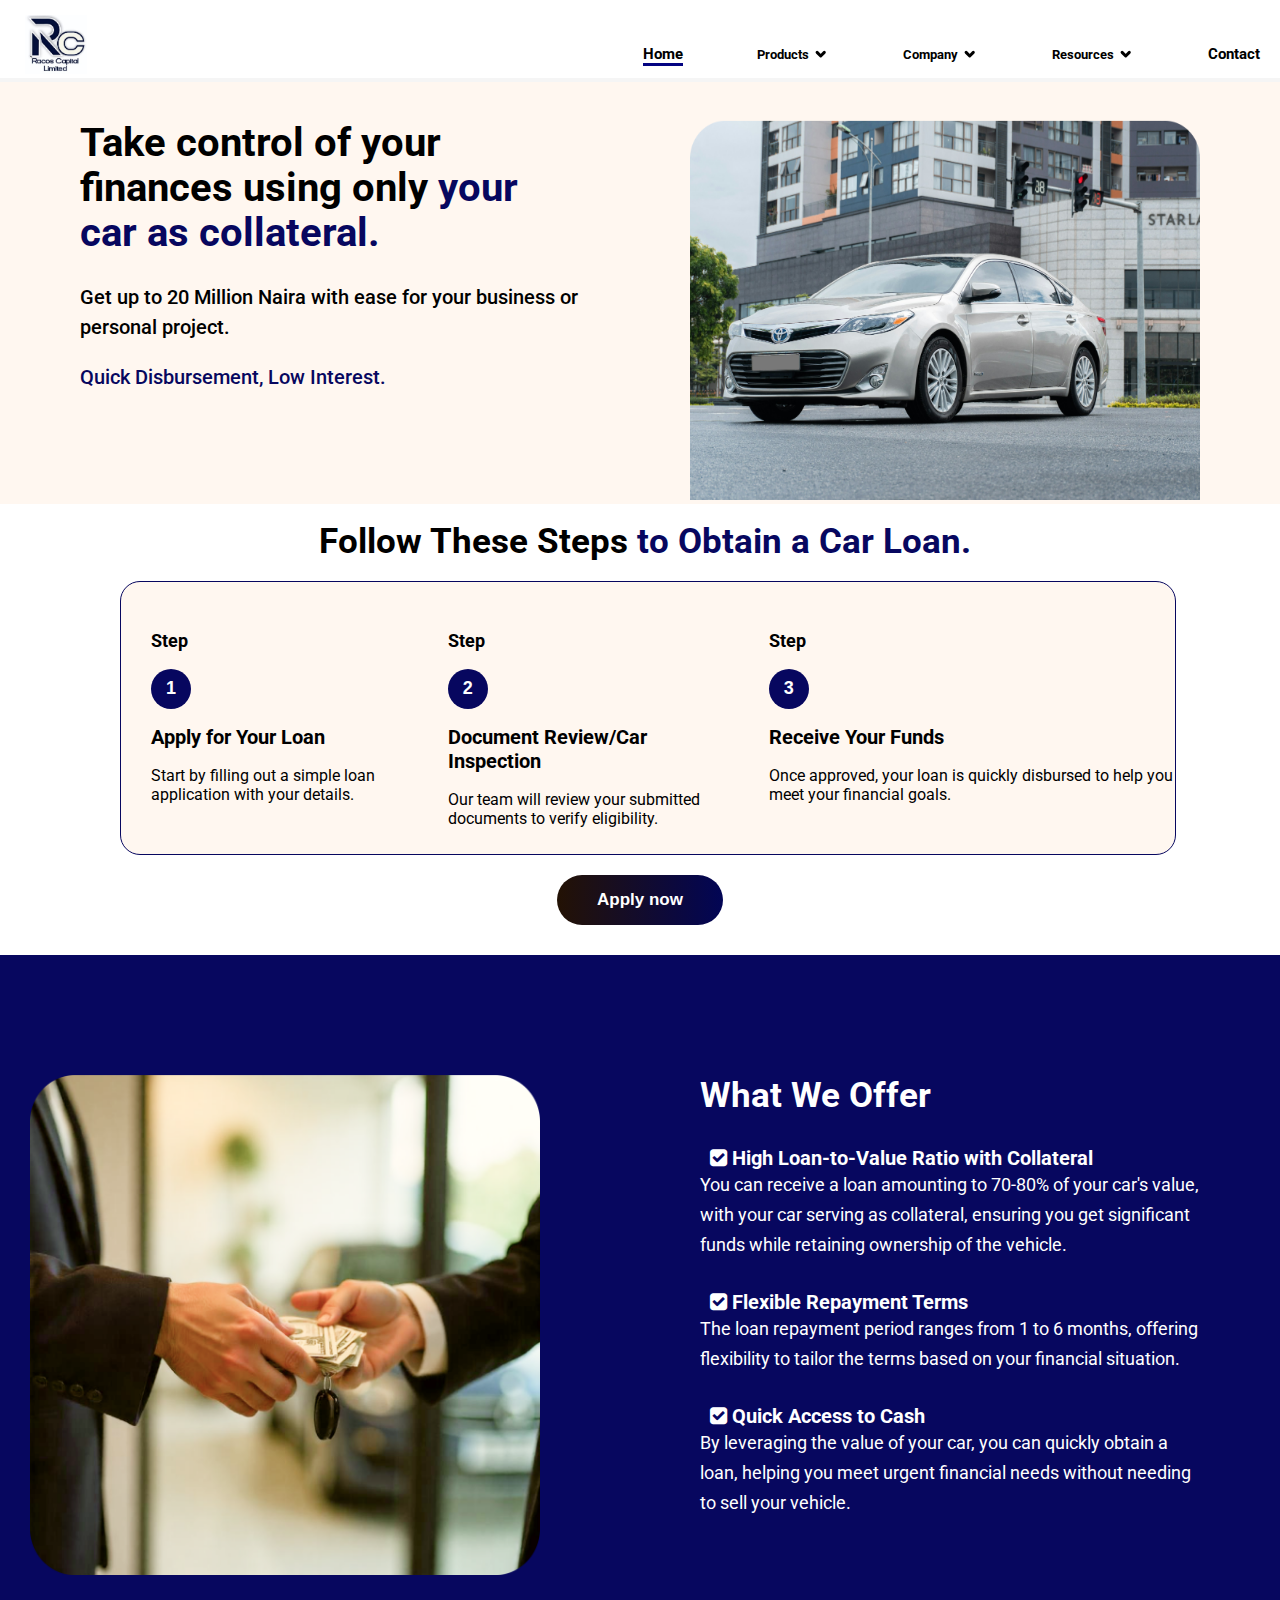
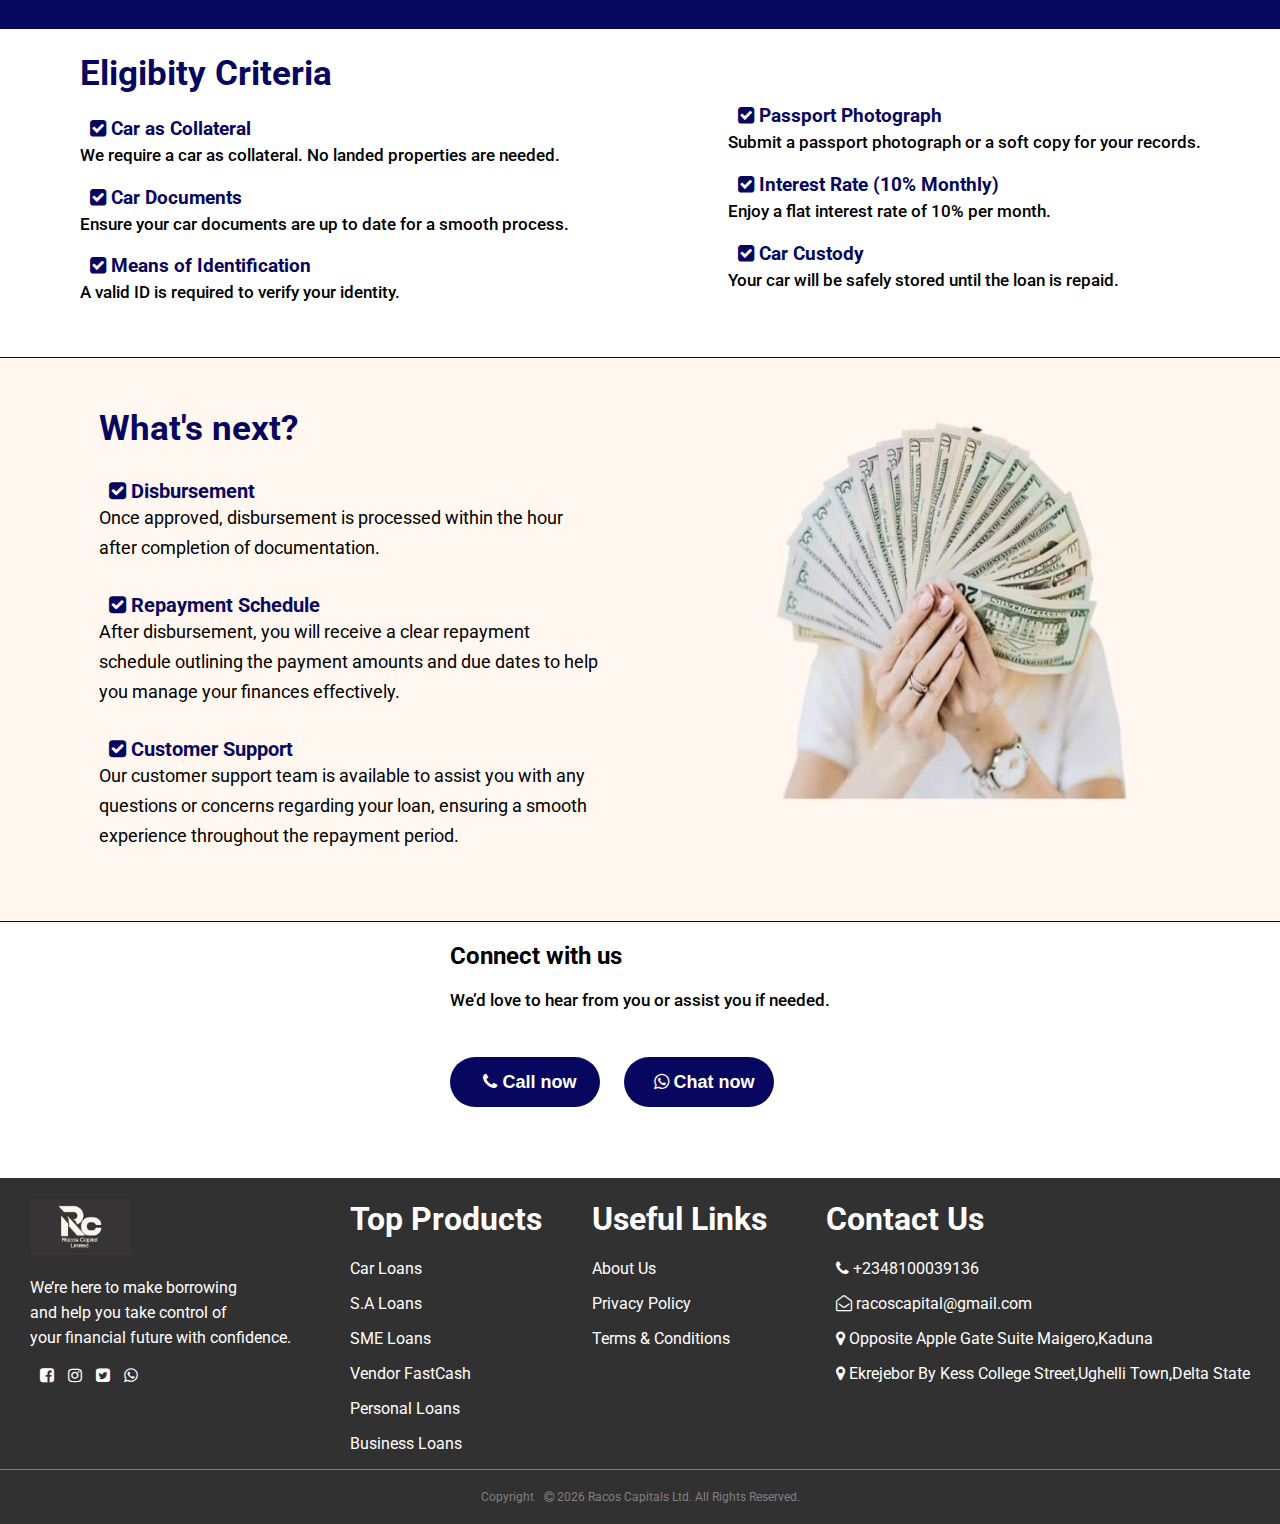
<file: carloan.html>
<!DOCTYPE html>
<html>
  <head>
    <meta name="viewport" content="with=device-width, initial-scale=1.0">
    <meta charset="UTF-8">
    <link rel="preconnect" href="https://fonts.googleapis.com">
   <link rel="preconnect" href="https://fonts.gstatic.com" crossorigin>
    <link href="https://fonts.googleapis.com/css2?family=Roboto:ital,wght@0,100..900;1,100..900&display=swap" rel="stylesheet">
    <link rel="stylesheet" href="carloan.css">
    <link rel="stylesheet" href="index.css">
    <title>Car-loan</title>
    <link rel="stylesheet" href="https://cdnjs.cloudflare.com/ajax/libs/font-awesome/4.7.0/css/font-awesome.min.css">
  <body>
        <!--------first section--------->
        <section class="header">
            <nav>
               <a href="header-image"><img src="REAL.jpeg"></a>
                <div class="nav-links" id="navlinks">
                   <i class="fa fa-times" onclick="hideMenu()"></i>
                    <ul>
                      <div class="straight">
                        <LI class="home"><a href="index.html" class="active">Home</a></LI>
                      </div>
                        <div class="straight">
                        <LI class="nav__menu-item">
                          <a class="" href="">Products</a>
                          <svg class="chev" viewBox="0 0 25 20" fill="none" stroke="currentColor" stroke-width="5"
                          stroke-linecap="round" stroke-linejoin="round" aria-hidden="true"><polyline points="6 9 12 15 18 9"></polyline></svg>
                          <ul class="nav__submenu">
                           <li class="nav__submenu-item"><a class="car-loan" href="carloan.html">Car loans</a></li>
                           <li class="nav__submenu-item"><a href="SMELOANS.html">SME loans</a></li>
                           <li class="nav__submenu-item"><a href="Businessloans.html">Business loans</a></li>
                           <li class="nav__submenu-item"><a href="Personal.html">Personal loans</a></li>
                            </ul>
                        </LI>
                        </div>
                        <div class="straight">
                        <LI class="nav__menu-item">
                          <a href="">Company</a>
                           <svg class="chev" viewBox="0 0 25 20" fill="none" stroke="currentColor" stroke-width="5"
                          stroke-linecap="round" stroke-linejoin="round" aria-hidden="true"><polyline points="6 9 12 15 18 9"></polyline></svg>
                           <ul class="nav__submenu">
                           <li class="nav__submenu-item"><a href="Campany.html" target="_parent">About Us</a></li>
                           <li class="nav__submenu-item"><a href="Campany.html" target="_parent">Our Values</a></li>
                           <li class="nav__submenu-item"><a href="Campany.html" target="_parent">Our Team</a></li>
                           <li class="nav__submenu-item"><a href="Campany.html" target="_parent">Choose us</a></li>
                           <li class="nav__submenu-item"><a href="Campany.html" target="_parent">Review</a></li>
                            </ul>
                        </LI>
                        </div>
                        <div class="straight">
                        <LI class="nav__menu-item">
                          <a href="">Resources</a>
                            <svg class="chev" viewBox="0 0 25 20" fill="none" stroke="currentColor" stroke-width="5"
                          stroke-linecap="round" stroke-linejoin="round" aria-hidden="true"><polyline points="6 9 12 15 18 9"></polyline></svg>
                          <ul class="nav__submenu">
                           <li class="nav__submenu-item"><a href="FAQ.HTML">FAQ</a></li>
                           <li class="nav__submenu-item"><a href="privacy.html">Privacy & Terms</a></li>
                            </ul>
                        </LI>
                        </div>
                        <div class="straight">
                        <LI><a class="contact" href="APPLICATIONFOAM.HTML">Contact</a></LI>
                        </div>
                    </ul>
                </div>
              <i class="fa fa-bars" onclick="showMenu()"></i>
            </nav>
        </section>
        <section class="sec-take">
          <div class="take-div">
            <div class="control-div">
              <h1>
                Take control of your finances using only <span class="collateral">your car as collateral.</span>
              </h1>
              <p>
                Get up to 20 Million Naira with ease for your business or personal project.
              </p>
              <p class="colour-quick">
                Quick Disbursement, Low Interest.
              </p>
            </div>
            <div>
              <img src="car_img-ChrbMBfx.png">
            </div>
          </div>
        </section>
        <section>
              <div class="follow-step">
              <h1 >
              Follow These Steps <span class="collateral">to Obtain a Car Loan.</span>
            </h1>
        </div>
          <div class="sec-take">
            <div class="background-div">
              <div class="space-div">
                <p class="step">Step</p>
                <button class="number-btn">1</button>
                <h2>Apply for Your Loan</h2>
                <p>
                  Start by filling out a simple loan application with your details.
                </p>
              </div>
              <div class="space-div">
                <p class="step">Step</p>
                <button class="number-btn">2</button>
                <h2>Document Review/Car<br> Inspection</h2>
                <p>Our team will review your submitted documents to verify eligibility.</p>
              </div>
              <div class="space-div">
                <p class="step">Step</p>
                <button class="number-btn">3</button>
                <h2>Receive Your Funds</h2>
                <P>Once approved, your loan is quickly disbursed to help you meet your financial goals.</P>
              </div>
            </div> 
          </div>
          <div class="follow-step">
            <a href="APPLICATIONFOAM.HTML">
            <button class="apply-now">Apply now</button>
            </a>
          </div>
        </section>
         <section class="sec-take">
          <div class="offer-div">
            <div>
              <img src="car-loan-SEszsVj7.png">
            </div>
            <div class="what-div">
              <h1>
                What We Offer
              </h1>
              <h2>
               <i class="fa fa-check-square"></i> High Loan-to-Value Ratio with <span class="colla">
                Collateral</span>
              </h2>
              <p>
                You can receive a loan amounting to 70-80% of your car's value, with your car serving as collateral, ensuring you get significant funds while retaining ownership of the vehicle.
              </p>

              <h2>
                <i class="fa fa-check-square"></i> Flexible Repayment Terms
              </h2>
              <p>
                The loan repayment period ranges from 1 to 6 months, offering flexibility to tailor the terms based on your financial situation.
              </p>

              <h2>
               <i class="fa fa-check-square"></i> Quick Access to Cash
              </h2>
              <p>
                By leveraging the value of your car, you can quickly obtain a loan, helping you meet urgent financial needs without needing to sell your vehicle.
              </p>
            </div>
          </div>
        </section>

        <section>
          <div class="criteria-div">
            <div class="car-div">
              <h1>Eligibity Criteria</h1>
              <h2><i class="fa fa-check-square"></i> Car as Collateral</h2>
              <p>
                We require a car as collateral. No landed properties are needed.
              </p>

              <h2> <i class="fa fa-check-square"></i> Car Documents</h2>
              <p>
                Ensure your car documents are up to date for a smooth process.
              </p>

              <h2><i class="fa fa-check-square"></i> Means of Identification</h2>
              <p>
                A valid ID is required to verify your identity.
              </p>
            </div>
            <div class="passport-div">
              <h2 class="pass-para"><i class="fa fa-check-square"></i> Passport Photograph</h2>
              <p>Submit a passport photograph or a soft copy for your records.</p>

              <h2><i class="fa fa-check-square"></i> Interest Rate (10% Monthly)</h2>
              <p>
                Enjoy a flat interest rate of 10% per month.
              </p>

              <h2><i class="fa fa-check-square"></i> Car Custody</h2>
              <p>Your car will be safely stored until the loan is repaid.</p>
            </div>
          </div>
        </section>
         <section class="sec-take">
          <div class="disburse-div">
            <div class="next-div">
              <h1>
                What's next?
              </h1>
              <h2>
              <i class="fa fa-check-square"></i> Disbursement
              </h2>
              <p>
                Once approved, disbursement is processed within the hour after completion of documentation.
              </p>

              <h2>
              <i class="fa fa-check-square"></i> Repayment Schedule
              </h2>
              <p>
                After disbursement, you will receive a clear repayment schedule outlining the payment amounts and due dates to help you manage your finances effectively.
              </p>

              <h2>
              <i class="fa fa-check-square"></i> Customer Support
              </h2>
              <p>
                Our customer support team is available to assist you with any questions or concerns regarding your loan, ensuring a smooth experience throughout the repayment period.
              </p>
            </div>
             <div>
              <img src="doollaImage 2026-01-04 at 6.28.05 AM.jpeg">
            </div>
          </div>
        </section>

                <div class="discuss-div">
            <div>
                <h2>
                   Connect with us
                </h2>
                <p>We’d love to hear from you or assist you if needed.</p>
                <button class="button-now">
                  <a href="tel:+2348100039136" target="_parent"><i class="fa fa-phone"></i> Call now</a>
                </button>
                <button class="button-just">
                 <a href="https://wa.link/85f6cg" target="_parent">
                  <i class="fa fa-whatsapp"></i> Chat now</a>
                </button>
            </div>
            </div>
        <!------last section------->
        <section class="last-sec">
          <div class="row-sec">
            <div>
              <img class="last-image" src="BLACK LOGO Image 2026-02-12 at 2.48.46 PM.jpeg">
              <p class="make-pag">
                We’re here to make borrowing <br> and help you take control of<br> your financial future with confidence.
              </p>
              <p class="fa-paraghraph">
              <a>
                <i class="fa fa-facebook-square"></i>
              </a>
              <a>
                <i class="fa fa-instagram" ></i>
              </a>
              <a>
                <i class="fa fa-twitter-square"></i>
              </a>
              <a href="https://wa.link/85f6cg" target="_parent">
                <i class="fa fa-whatsapp"></i>
              </a>
              </p>
            </div>
            <div class="useful-div">
              <div class="about-div">
                <h1>Top Products</h1>
                <p>
                <a href="carloan.html">Car Loans</a>
                </p>
                <p>
                <a href="Personal.html">S.A Loans</a>
                </p>
                <p>
                <a href="SMELOANS.html">SME Loans</a>
                </p>
                <P>
                <a href="Businessloans.html">Vendor FastCash</a>
                </P>
                <P>
                <a href="Personal.html">Personal Loans</a>
                </P>
                <p>
                  <a href="Businessloans.html">Business Loans</a>
                </p>
              </div>
              <div>
              <h1>Useful Links</h1>
              <p>
              <a href="Campany.html">About Us</a>
              </p>
              <p>
              <a href="privacy.html">Privacy Policy</a>
              </p>
              <p>
              <a href="term-condition.html">Terms & Conditions</a>
              </p>
              </div>
            </div>
            <div class="useful">
              <h1>Contact Us</h1>
              <p>
              <a><i class="fa fa-phone"></i>  +2348100039136
                </a>
              </p>
              <p>
             <a><i class="fa fa-envelope-open-o"></i> racoscapital@gmail.com
              </a>
              </p>
              <p>
              <a><i class="fa fa-map-marker"></i> Opposite Apple Gate Suite Maigero,Kaduna</a>
              </p>
              <p>
              <a><i class="fa fa-map-marker"></i> Ekrejebor By Kess College Street,Ughelli Town,Delta State</a>
              </p>
            </div>
          </div>
        </section>
                
            <div class="copy-div">
                <div>
                 <p>
                  Copyright<i class="fa fa-copyright"></i> 2026 Racos Capitals Ltd. All Rights Reserved.
                </p>
                </div>
            </div>

<!--------javascript for toggle menu----------->
        <script>

            var navlinks = document.getElementById("navlinks")
            function showMenu(){
                navlinks.style.right = "0";
            }
            function hideMenu(){
            navlinks.style.right = "-100%";
            }
            
    // Accordion (product toggle) behavior: multi-open by default
    (function () {
      const list = document.getElementById('accordionList');
      const items = Array.from(list.querySelectorAll('.acc-item'));
      items.forEach((item, idx) => {
        const LI = item.querySelector('.toggle-btn');
        const panel = item.querySelector('.acc-panel');
        const panelId = LI.getAttribute('aria-controls');
        // link aria-labelledby for screen readers
        panel.setAttribute('aria-labelledby', LI.id || '');
        // ensure hidden by default
        panel.hidden = true;
        panel.setAttribute('aria-hidden', 'true');

        // click toggle
        btn.addEventListener('click', (e) => {
          const isOpen = LI.getAttribute('aria-expanded') === 'true';
          if (isOpen) {
            // close
            LI.setAttribute('aria-expanded', 'false');
            panel.setAttribute('aria-hidden', 'true');
            // collapse smoothly
            panel.style.maxHeight = panel.scrollHeight + 'px';
            requestAnimationFrame(() => {
              panel.style.maxHeight = '0px';
              panel.classList.remove('open');
            });
            const handler = (ev) => {
              if (ev.propertyName && ev.propertyName.indexOf('max-height') === -1) return;
              panel.hidden = true;
              panel.removeEventListener('transitionend', handler);
            };
            panel.addEventListener('transitionend', handler);
          } else {
            // open
            LI.setAttribute('aria-expanded', 'true');
            panel.hidden = false;
            panel.setAttribute('aria-hidden', 'false');
            const full = panel.scrollHeight;
            panel.style.maxHeight = full + 'px';
            panel.classList.add('open');
          }
        });

        // keyboard support on button
        LI.addEventListener('keydown', (e) => {
          if (e.key === 'Enter' || e.key === ' ') {
            e.preventDefault();
            LI.click();
          }
        });
      });
    })();
        </script>
  </body>
</html>
</file>
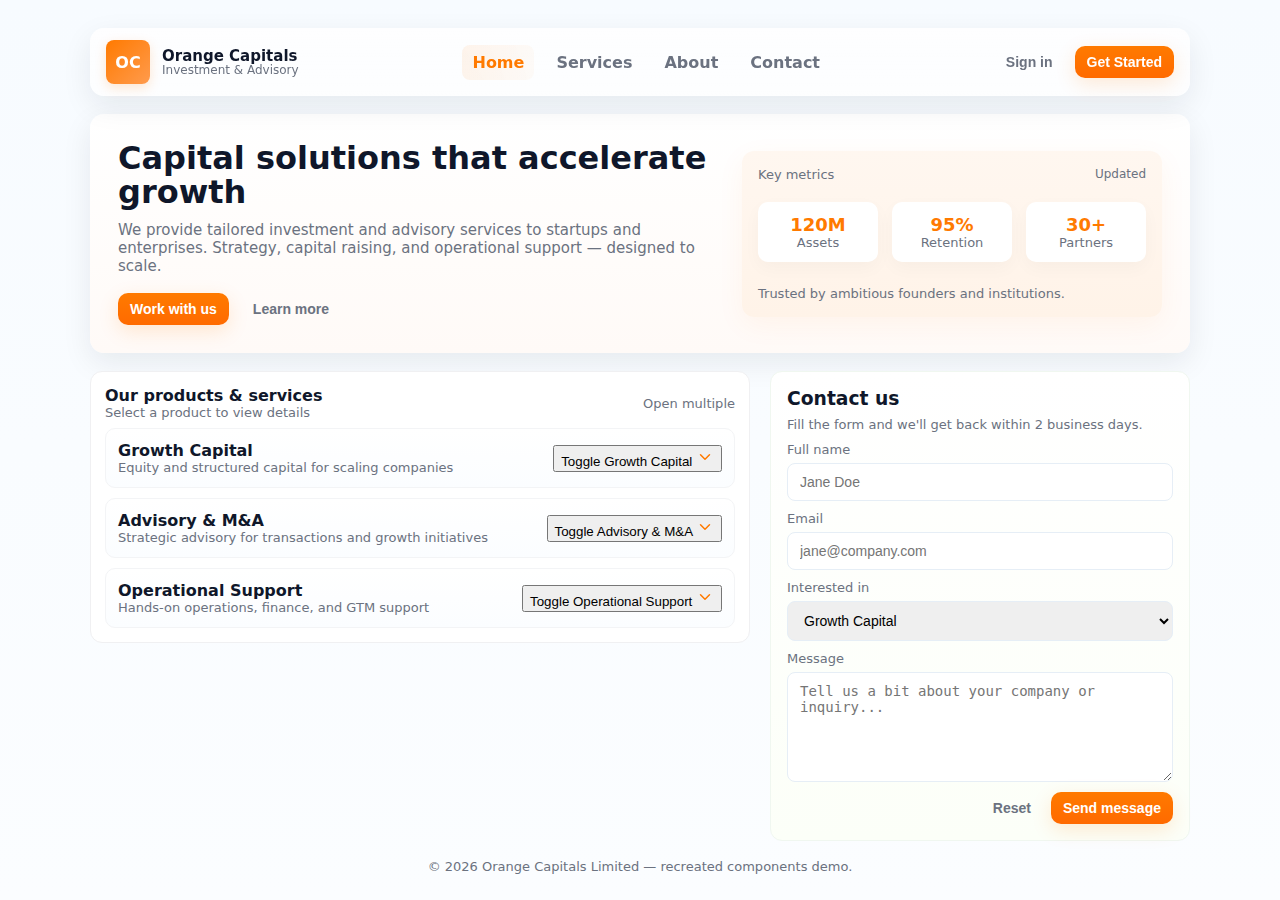
<file: darby.html>
<!---
  <button aria-expanded="false" aria-controls="panel" id="toggleBtn" onclick="toggle()">
  <span class="sr-only">Toggle panel</span>
  <!-- SVG chevron 
  <p>Product</p><svg class="chev" xmlns="http://www.w3.org/2000/svg" viewBox="0 0 24 24" width="20" height="20" fill="none" stroke="currentColor" stroke-width="2" stroke-linecap="round" stroke-linejoin="round" aria-hidden="true">
    <polyline points="6 9 12 15 18 9"></polyline>
  </svg>
</button>
  <div>
    <p>SME LOANS</p>
    <p>PERSONAL LOANS</p>
    <p>CAR LOANS</p>
  </div>

<style>
  .sr-only { position: absolute; width: 1px; height: 1px; padding: 0; margin: -1px; overflow: hidden; clip: rect(0,0,0,0); white-space: nowrap; border: 0; }
  button { background: transparent; border: none; cursor: pointer; color: #111; display: inline-flex; align-items:center; }
  .chev { transition: transform 0.18s ease; }
  /* when expanded rotate chevron 180deg */
  button[aria-expanded="true"] .chev { transform: rotate(180deg); }
</style>

<script>
  function toggle() {
    const btn = document.getElementById('toggleBtn');
    const expanded = btn.getAttribute('aria-expanded') === 'true';
    btn.setAttribute('aria-expanded', String(!expanded));
    // optionally open/close controlled panel...
  }
</script>
--->
<!doctype html>
<html lang="en">
<head>
  <meta charset="utf-8" />
  <meta name="viewport" content="width=device-width,initial-scale=1" />
  <title>Orange Capitals — Components Recreation</title>
  <meta name="description" content="Recreation of header, hero, product toggle and contact form components inspired by OrangeCapitalsLimited." />
  <style>
     .nav-links ul li { width: 100%; justify-content: space-between; }
    :root{
      --orange: #ff7a00;
      --orange-600: #ff6a00;
      --bg: #fbfdff;
      --muted: #6b7280;
      --card: #ffffff;
      --shadow: 0 10px 30px rgba(16,24,40,0.08);
      --radius: 12px;
      --max-width: 1100px;
      --glass: rgba(255,255,255,0.6);
    }

    *{box-sizing:border-box}
    html,body{height:100%}
    body{
      margin:0;
      font-family: Inter, ui-sans-serif, system-ui, -apple-system, "Segoe UI", Roboto, "Helvetica Neue", Arial;
      background: linear-gradient(180deg,#f7fbff 0%, #fbfdff 100%);
      color:#0f172a;
      -webkit-font-smoothing:antialiased;
      -moz-osx-font-smoothing:grayscale;
      padding:28px;
      display:flex;
      justify-content:center;
    }

    .site {
      width:100%;
      max-width:var(--max-width);
    }

    /* HEADER */
    header.site-header{
      display:flex;
      align-items:center;
      justify-content:space-between;
      gap:18px;
      padding:12px 16px;
      border-radius:14px;
      background: linear-gradient(180deg, rgba(255,255,255,0.8), rgba(255,255,255,0.7));
      box-shadow: var(--shadow);
      position:sticky;
      top:12px;
      backdrop-filter: blur(6px);
      z-index:20;
    }

    .brand {
      display:flex;
      align-items:center;
      gap:12px;
      text-decoration:none;
      color:inherit;
    }
    .brand .logo {
      width:44px;
      height:44px;
      border-radius:8px;
      background:linear-gradient(135deg,var(--orange), #ff9b4d);
      display:inline-grid;
      place-items:center;
      color:white;
      font-weight:700;
      box-shadow: 0 4px 12px rgba(255,122,0,0.18);
      flex-shrink:0;
    }
    .brand .title {
      display:flex;
      flex-direction:column;
      line-height:1;
    }
    .brand .title .name { font-weight:700; font-size:15px; }
    .brand .title .tag { font-size:12px; color:var(--muted); }

    nav.main-nav{
      display:flex;
      gap:12px;
      align-items:center;
    }
    nav.main-nav a{
      text-decoration:none;
      color:var(--muted);
      padding:8px 10px;
      border-radius:8px;
      font-weight:600;
    }
    nav.main-nav a[aria-current="page"]{
      color:var(--orange);
      background:linear-gradient(90deg, rgba(255,122,0,0.08), rgba(255,122,0,0.03));
    }

    .cta {
      display:inline-flex;
      gap:10px;
      align-items:center;
    }
    .btn {
      padding:8px 12px;
      border-radius:10px;
      border: none;
      cursor:pointer;
      font-weight:700;
      font-size:14px;
    }
    .btn-primary {
      background: linear-gradient(180deg, var(--orange), var(--orange-600));
      color: white;
      box-shadow: 0 6px 20px rgba(255,122,0,0.16);
    }
    .btn-ghost {
      background: transparent;
      color: var(--muted);
    }

    /* Mobile nav toggle */
    .mobile-toggle {
      display:none;
      background:transparent;
      border:none;
      padding:6px;
      border-radius:8px;
    }

    /* HERO */
    .hero {
      margin-top:18px;
      border-radius:14px;
      display:grid;
      grid-template-columns: 1fr 420px;
      gap:20px;
      align-items:center;
      padding:28px;
      background: linear-gradient(180deg,#ffffff,#fffaf7);
      box-shadow: var(--shadow);
    }

    .hero-left h1{
      margin:0 0 12px 0;
      font-size:32px;
      line-height:1.05;
    }
    .hero-left p { margin:0 0 18px 0; color:var(--muted); font-size:15px; max-width:64ch; }

    .hero-ctas { display:flex; gap:12px; align-items:center; flex-wrap:wrap; }
    .hero-figure {
      border-radius:12px;
      background:linear-gradient(180deg,#fff7f0,#fff3e8);
      padding:16px;
      display:grid;
      gap:12px;
      box-shadow: 0 8px 28px rgba(255,122,0,0.06);
    }
    .stats {
      display:flex;
      gap:10px;
      align-items:center;
      justify-content:space-between;
    }
    .stat {
      background:white;
      padding:12px;
      border-radius:10px;
      min-width:120px;
      text-align:center;
      box-shadow: 0 6px 18px rgba(2,6,23,0.03);
    }
    .stat .num{ font-weight:700; color:var(--orange); font-size:18px; }
    .stat .lbl{ font-size:13px; color:var(--muted); }

    /* Components area: product toggle + contact form */
    .components {
      margin-top:18px;
      display:grid;
      grid-template-columns: 1fr 420px;
      gap:20px;
    }

    /* PRODUCT TOGGLE (accordion) */
    .accordion {
      background:var(--card);
      border-radius:12px;
      padding:14px;
      border:1px solid #f0f0f2;
    }
    .acc-header {
      display:flex;
      align-items:center;
      justify-content:space-between;
      margin-bottom:8px;
    }
    .acc-list { display:grid; gap:10px; }

    .acc-item {
      border-radius:10px;
      overflow:hidden;
      border:1px solid #f3f4f6;
      background: linear-gradient(180deg,#fff,#fbfdff);
    }
    .acc-item .row {
      display:flex;
      align-items:center;
      gap:12px;
      padding:12px;
    }
    .acc-item .title { font-weight:700; }
    .chev { width:18px; height:18px; color:var(--orange); transition:transform .22s ease; flex-shrink:0; }
    .toggle-btn[aria-expanded="true"] .chev { transform: rotate(180deg); }

    .acc-panel {
      padding:0 12px 12px 12px;
      overflow:hidden;
      max-height:0;
      opacity:0;
      transition: max-height 240ms ease, opacity 160ms ease;
    }
    .acc-panel.open { max-height:600px; opacity:1; padding-top:12px; }

    /* CONTACT FORM */
    .contact {
      background: linear-gradient(180deg,#ffffff,#fcfff8);
      padding:16px;
      border-radius:12px;
      border:1px solid #f0f7f0;
    }
    .contact h3 { margin:0 0 8px 0; }
    .form-row { display:flex; gap:8px; }
    .field {
      margin-bottom:10px;
      display:flex;
      flex-direction:column;
      gap:6px;
    }
    input[type="text"], input[type="email"], textarea, select {
      padding:10px 12px;
      border-radius:8px;
      border:1px solid #e6eef6;
      font-size:14px;
      resize:vertical;
    }
    textarea { min-height:110px; }

    .small { font-size:13px; color:var(--muted); }

    .form-foot { display:flex; justify-content:space-between; align-items:center; gap:8px; margin-top:8px; }
    .status { font-size:13px; color:var(--muted); min-height:20px; }

    /* Responsive */
    @media (max-width:980px) {
      .hero, .components { grid-template-columns: 1fr; }
      nav.main-nav { display:none; }
      .mobile-toggle { display:inline-flex; }
      .cta { gap:8px; }
    }
  </style>
</head>
<body>
  <div class="site" id="site">
    <!-- HEADER -->
    <header class="site-header" role="banner">
      <a href="#" class="brand" aria-label="Orange Capitals Limited home">
        <div class="logo" aria-hidden="true">OC</div>
        <div class="title">
          <span class="name">Orange Capitals</span>
          <span class="tag">Investment & Advisory</span>
        </div>
      </a>

      <nav class="main-nav" role="navigation" aria-label="Main navigation">
        <a href="#" aria-current="page">Home</a>
        <a href="#services">Services</a>
        <a href="#about">About</a>
        <a href="#contact">Contact</a>
      </nav>

      <div class="cta" role="toolbar" aria-label="Header actions">
        <button class="btn btn-ghost" title="Sign in">Sign in</button>
        <button class="btn btn-primary" id="getStarted">Get Started</button>
        <button class="mobile-toggle" id="mobileToggle" aria-expanded="false" aria-controls="mobileMenu" aria-label="Open menu">
          <!-- chevron-down icon -->
          <svg class="chev" viewBox="0 0 24 24" fill="none" stroke="currentColor" stroke-width="2" stroke-linecap="round" stroke-linejoin="round" aria-hidden="true">
            <polyline points="6 9 12 15 18 9"></polyline>
          </svg>
        </button>
      </div>
    </header>

    <!-- Mobile menu (simple) -->
    <div id="mobileMenu" hidden aria-hidden="true" style="margin-top:10px;">
      <nav style="display:flex; flex-direction:column; gap:6px;">
        <a href="#" style="padding:10px 12px; border-radius:8px; text-decoration:none; color:var(--muted); background:linear-gradient(180deg,#fff,#fff);">Home</a>
        <a href="#services" style="padding:10px 12px; border-radius:8px; text-decoration:none; color:var(--muted);">Services</a>
        <a href="#about" style="padding:10px 12px; border-radius:8px; text-decoration:none; color:var(--muted);">About</a>
        <a href="#contact" style="padding:10px 12px; border-radius:8px; text-decoration:none; color:var(--muted);">Contact</a>
      </nav>
    </div>

    <!-- HERO -->
    <section class="hero" role="region" aria-label="Hero">
      <div class="hero-left">
        <h1>Capital solutions that accelerate growth</h1>
        <p>We provide tailored investment and advisory services to startups and enterprises. Strategy, capital raising, and operational support — designed to scale.</p>
        <div class="hero-ctas">
          <button class="btn btn-primary" id="ctaPrimary">Work with us</button>
          <button class="btn btn-ghost" id="ctaSecondary">Learn more</button>
        </div>
      </div>

      <aside class="hero-figure" aria-hidden="true">
        <div style="display:flex; justify-content:space-between; align-items:center;">
          <div style="font-size:13px; color:var(--muted)">Key metrics</div>
          <div style="font-size:12px; color:var(--muted)">Updated</div>
        </div>

        <div class="stats" style="margin-top:8px;">
          <div class="stat">
            <div class="num">120M</div>
            <div class="lbl">Assets</div>
          </div>
          <div class="stat">
            <div class="num">95%</div>
            <div class="lbl">Retention</div>
          </div>
          <div class="stat">
            <div class="num">30+</div>
            <div class="lbl">Partners</div>
          </div>
        </div>

        <div style="margin-top:12px; font-size:13px; color:var(--muted)">Trusted by ambitious founders and institutions.</div>
      </aside>
    </section>

    <!-- COMPONENTS: PRODUCT TOGGLE + CONTACT -->
    <div class="components" style="align-items:start;">
      <!-- Product toggle / accordion -->
      <section class="accordion" id="services" aria-labelledby="servicesLabel" role="region">
        <div class="acc-header">
          <div>
            <h2 id="servicesLabel" style="margin:0; font-size:16px;">Our products & services</h2>
            <div class="small">Select a product to view details</div>
          </div>
          <div class="small">Open multiple</div>
        </div>

        <div class="acc-list" id="accordionList" data-behavior="multi">
          <div class="acc-item">
            <div class="row">
              <div>
                <div class="title">Growth Capital</div>
                <div class="small">Equity and structured capital for scaling companies</div>
              </div>
              <button class="toggle-btn" aria-expanded="false" aria-controls="p1" style="margin-left:auto">
                <span class="sr-only">Toggle Growth Capital</span>
                <svg class="chev" viewBox="0 0 24 24" fill="none" stroke="currentColor" stroke-width="2"
                     stroke-linecap="round" stroke-linejoin="round" aria-hidden="true"><polyline points="6 9 12 15 18 9"></polyline></svg>
              </button>
            </div>
            <div id="p1" class="acc-panel" role="region" aria-labelledby="" aria-hidden="true" hidden>
              <p>We provide stage-appropriate capital with mentorship and strategic introductions to accelerate revenue and product-market fit.</p>
            </div>
          </div>

          <div class="acc-item">
            <div class="row">
              <div>
                <div class="title">Advisory & M&A</div>
                <div class="small">Strategic advisory for transactions and growth initiatives</div>
              </div>
              <button class="toggle-btn" aria-expanded="false" aria-controls="p2" style="margin-left:auto">
                <span class="sr-only">Toggle Advisory & M&A</span>
                <svg class="chev" viewBox="0 0 24 24" fill="none" stroke="currentColor" stroke-width="2"
                     stroke-linecap="round" stroke-linejoin="round" aria-hidden="true"><polyline points="6 9 12 15 18 9"></polyline></svg>
              </button>
            </div>
            <div id="p2" class="acc-panel" role="region" aria-labelledby="" aria-hidden="true" hidden>
              <p>We support due diligence, valuations, and deal execution alongside founders to maximize outcomes and minimize friction.</p>
            </div>
          </div>

          <div class="acc-item">
            <div class="row">
              <div>
                <div class="title">Operational Support</div>
                <div class="small">Hands-on operations, finance, and GTM support</div>
              </div>
              <button class="toggle-btn" aria-expanded="false" aria-controls="p3" style="margin-left:auto">
                <span class="sr-only">Toggle Operational Support</span>
                <svg class="chev" viewBox="0 0 24 24" fill="none" stroke="currentColor" stroke-width="2"
                     stroke-linecap="round" stroke-linejoin="round" aria-hidden="true"><polyline points="6 9 12 15 18 9"></polyline></svg>
              </button>
            </div>
            <div id="p3" class="acc-panel" role="region" aria-labelledby="" aria-hidden="true" hidden>
              <p>From finance to hiring and GTM, our operators help set processes and KPIs to scale efficiently and sustainably.</p>
            </div>
          </div>
        </div>
      </section>

      <!-- Contact form -->
      <aside id="contact" class="contact" role="region" aria-labelledby="contactLabel">
        <h3 id="contactLabel">Contact us</h3>
        <div class="small" style="margin-bottom:10px;">Fill the form and we'll get back within 2 business days.</div>

        <form id="contactForm" novalidate>
          <div class="field">
            <label for="name" class="small">Full name</label>
            <input id="name" name="name" type="text" placeholder="Jane Doe" required />
            <div class="invalid small" id="err-name" aria-hidden="true" style="color:#b91c1c; display:none;">Please enter your name</div>
          </div>

          <div class="field">
            <label for="email" class="small">Email</label>
            <input id="email" name="email" type="email" placeholder="jane@company.com" required />
            <div class="invalid small" id="err-email" aria-hidden="true" style="color:#b91c1c; display:none;">Please enter a valid email</div>
          </div>

          <div class="field">
            <label for="service" class="small">Interested in</label>
            <select id="service" name="service" aria-label="Service of interest">
              <option value="growth">Growth Capital</option>
              <option value="advisory">Advisory & M&A</option>
              <option value="ops">Operational Support</option>
            </select>
          </div>

          <div class="field">
            <label for="message" class="small">Message</label>
            <textarea id="message" name="message" placeholder="Tell us a bit about your company or inquiry..." required></textarea>
            <div class="invalid small" id="err-message" aria-hidden="true" style="color:#b91c1c; display:none;">Please enter a short message</div>
          </div>

          <div class="form-foot">
            <div class="status" id="formStatus" aria-live="polite"></div>
            <div style="display:flex; gap:8px;">
              <button type="reset" class="btn btn-ghost">Reset</button>
              <button type="submit" class="btn btn-primary">Send message</button>
            </div>
          </div>
        </form>
      </aside>
    </div>

    <!-- Footer -->
    <footer style="margin-top:18px; text-align:center; color:var(--muted); font-size:13px;">
      © <span id="year"></span> Orange Capitals Limited — recreated components demo.
    </footer>
  </div>

  <script>
    // Header mobile menu toggle
    (function () {
      const mobileToggle = document.getElementById('mobileToggle');
      const mobileMenu = document.getElementById('mobileMenu');
      mobileToggle.addEventListener('click', () => {
        const expanded = mobileToggle.getAttribute('aria-expanded') === 'true';
        mobileToggle.setAttribute('aria-expanded', String(!expanded));
        if (expanded) {
          mobileMenu.hidden = true;
          mobileMenu.setAttribute('aria-hidden', 'true');
        } else {
          mobileMenu.hidden = false;
          mobileMenu.setAttribute('aria-hidden', 'false');
        }
      });
    })();

    // Accordion (product toggle) behavior: multi-open by default
    (function () {
      const list = document.getElementById('accordionList');
      const items = Array.from(list.querySelectorAll('.acc-item'));
      items.forEach((item, idx) => {
        const btn = item.querySelector('.toggle-btn');
        const panel = item.querySelector('.acc-panel');
        const panelId = btn.getAttribute('aria-controls');
        // link aria-labelledby for screen readers
        panel.setAttribute('aria-labelledby', btn.id || '');
        // ensure hidden by default
        panel.hidden = true;
        panel.setAttribute('aria-hidden', 'true');

        // click toggle
        btn.addEventListener('click', (e) => {
          const isOpen = btn.getAttribute('aria-expanded') === 'true';
          if (isOpen) {
            // close
            btn.setAttribute('aria-expanded', 'false');
            panel.setAttribute('aria-hidden', 'true');
            // collapse smoothly
            panel.style.maxHeight = panel.scrollHeight + 'px';
            requestAnimationFrame(() => {
              panel.style.maxHeight = '0px';
              panel.classList.remove('open');
            });
            const handler = (ev) => {
              if (ev.propertyName && ev.propertyName.indexOf('max-height') === -1) return;
              panel.hidden = true;
              panel.removeEventListener('transitionend', handler);
            };
            panel.addEventListener('transitionend', handler);
          } else {
            // open
            btn.setAttribute('aria-expanded', 'true');
            panel.hidden = false;
            panel.setAttribute('aria-hidden', 'false');
            const full = panel.scrollHeight;
            panel.style.maxHeight = full + 'px';
            panel.classList.add('open');
          }
        });

        // keyboard support on button
        btn.addEventListener('keydown', (e) => {
          if (e.key === 'Enter' || e.key === ' ') {
            e.preventDefault();
            btn.click();
          }
        });
      });
    })();

    // Contact form validation + fake submit
    (function () {
      const form = document.getElementById('contactForm');
      const status = document.getElementById('formStatus');
      const year = document.getElementById('year');
      year.textContent = new Date().getFullYear();

      function showError(id, show, text) {
        const el = document.getElementById(id);
        if (!el) return;
        el.style.display = show ? 'block' : 'none';
        el.setAttribute('aria-hidden', String(!show));
        if (show && text) el.textContent = text;
      }

      function validEmail(e) {
        return /^\S+@\S+\.\S+$/.test(e);
      }

      form.addEventListener('submit', (ev) => {
        ev.preventDefault();
        status.textContent = '';
        const name = form.name.value.trim();
        const email = form.email.value.trim();
        const message = form.message.value.trim();

        let ok = true;
        if (!name) { showError('err-name', true); ok = false; } else showError('err-name', false);
        if (!email || !validEmail(email)) { showError('err-email', true); ok = false; } else showError('err-email', false);
        if (!message || message.length < 10) { showError('err-message', true); ok = false; } else showError('err-message', false);

        if (!ok) {
          status.textContent = 'Please fix the errors above.';
          return;
        }

        // Simulate submit
        status.textContent = 'Sending…';
        const submitBtn = form.querySelector('button[type="submit"]');
        submitBtn.disabled = true;
        setTimeout(() => {
          submitBtn.disabled = false;
          status.textContent = 'Thanks — your message has been received. We will respond within 2 business days.';
          form.reset();
        }, 1000);
      });

      // Reset errors on input
      form.addEventListener('input', (e) => {
        const id = e.target.id;
        if (id === 'name') showError('err-name', false);
        if (id === 'email') showError('err-email', false);
        if (id === 'message') showError('err-message', false);
      });

      // Reset button clears status
      form.addEventListener('reset', () => {
        status.textContent = '';
        showError('err-name', false); showError('err-email', false); showError('err-message', false);
      });
    })();
  </script>
</body>
</html>
</file>
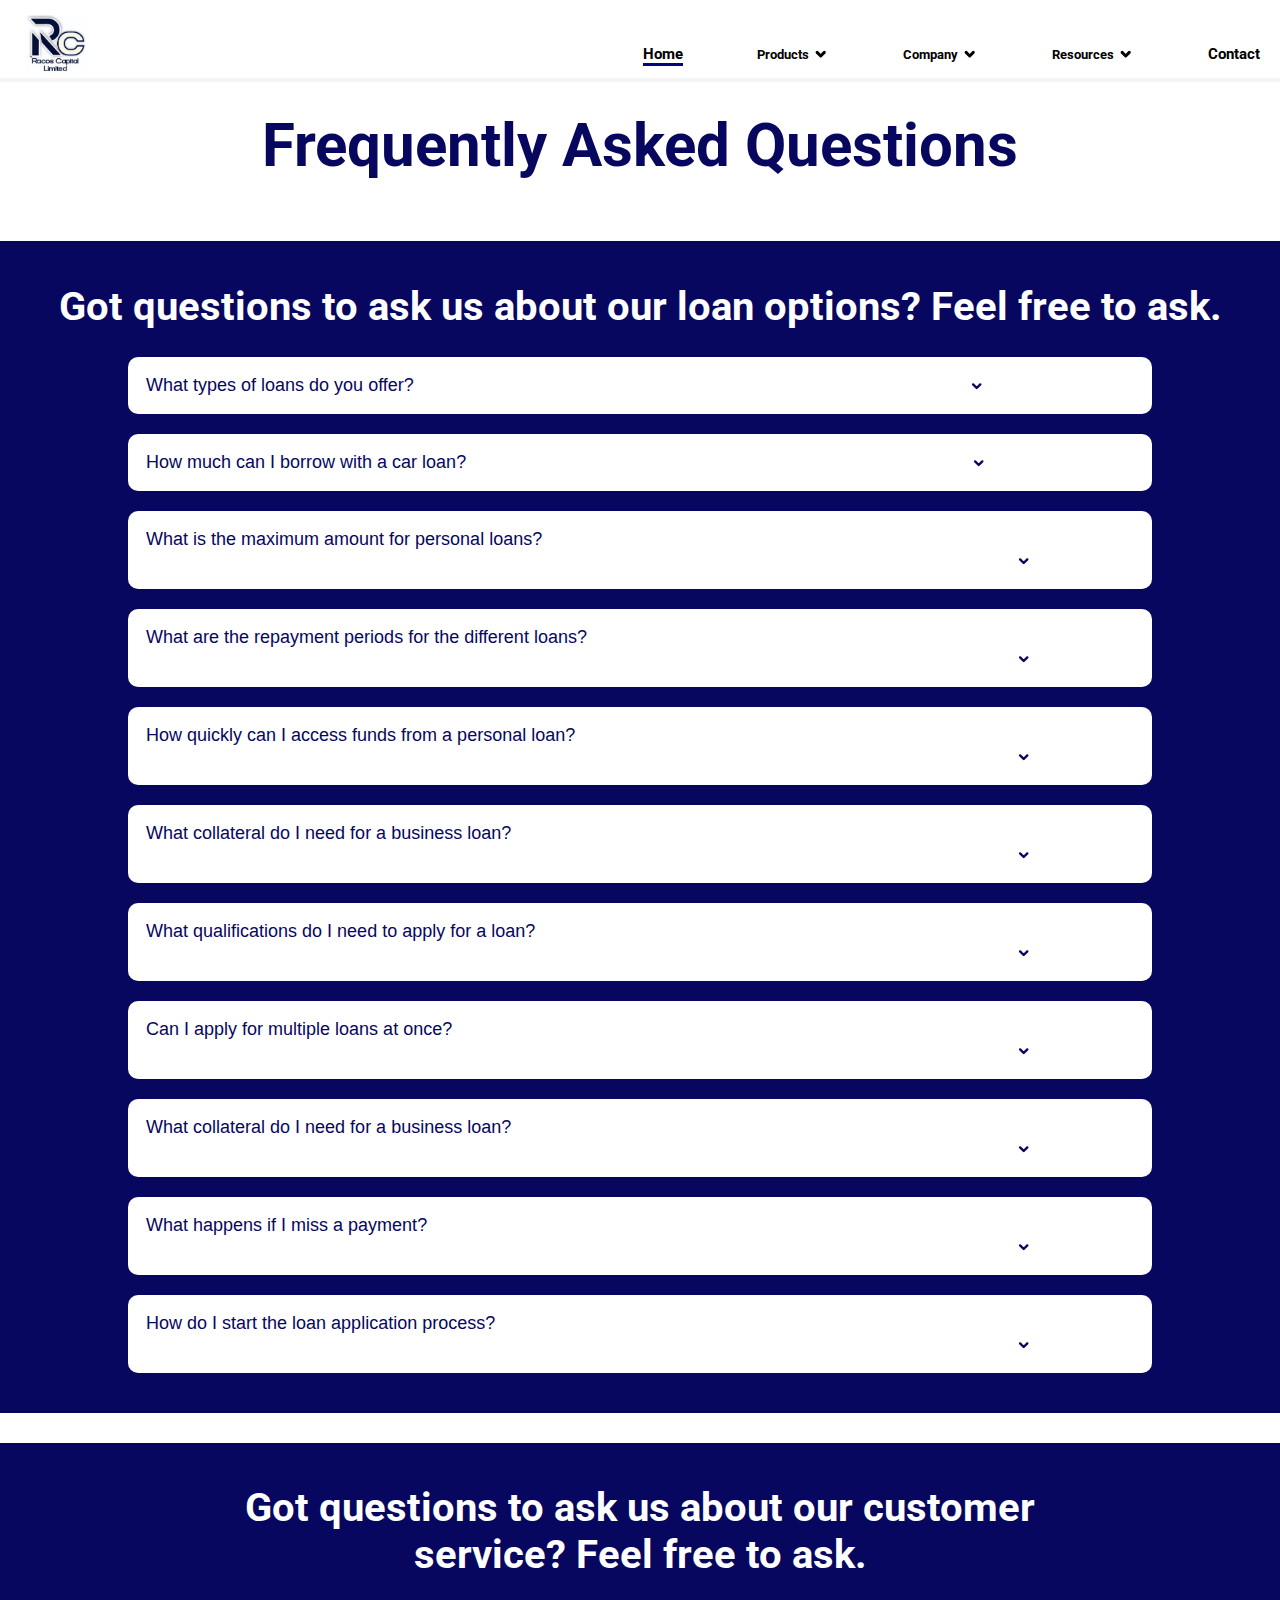
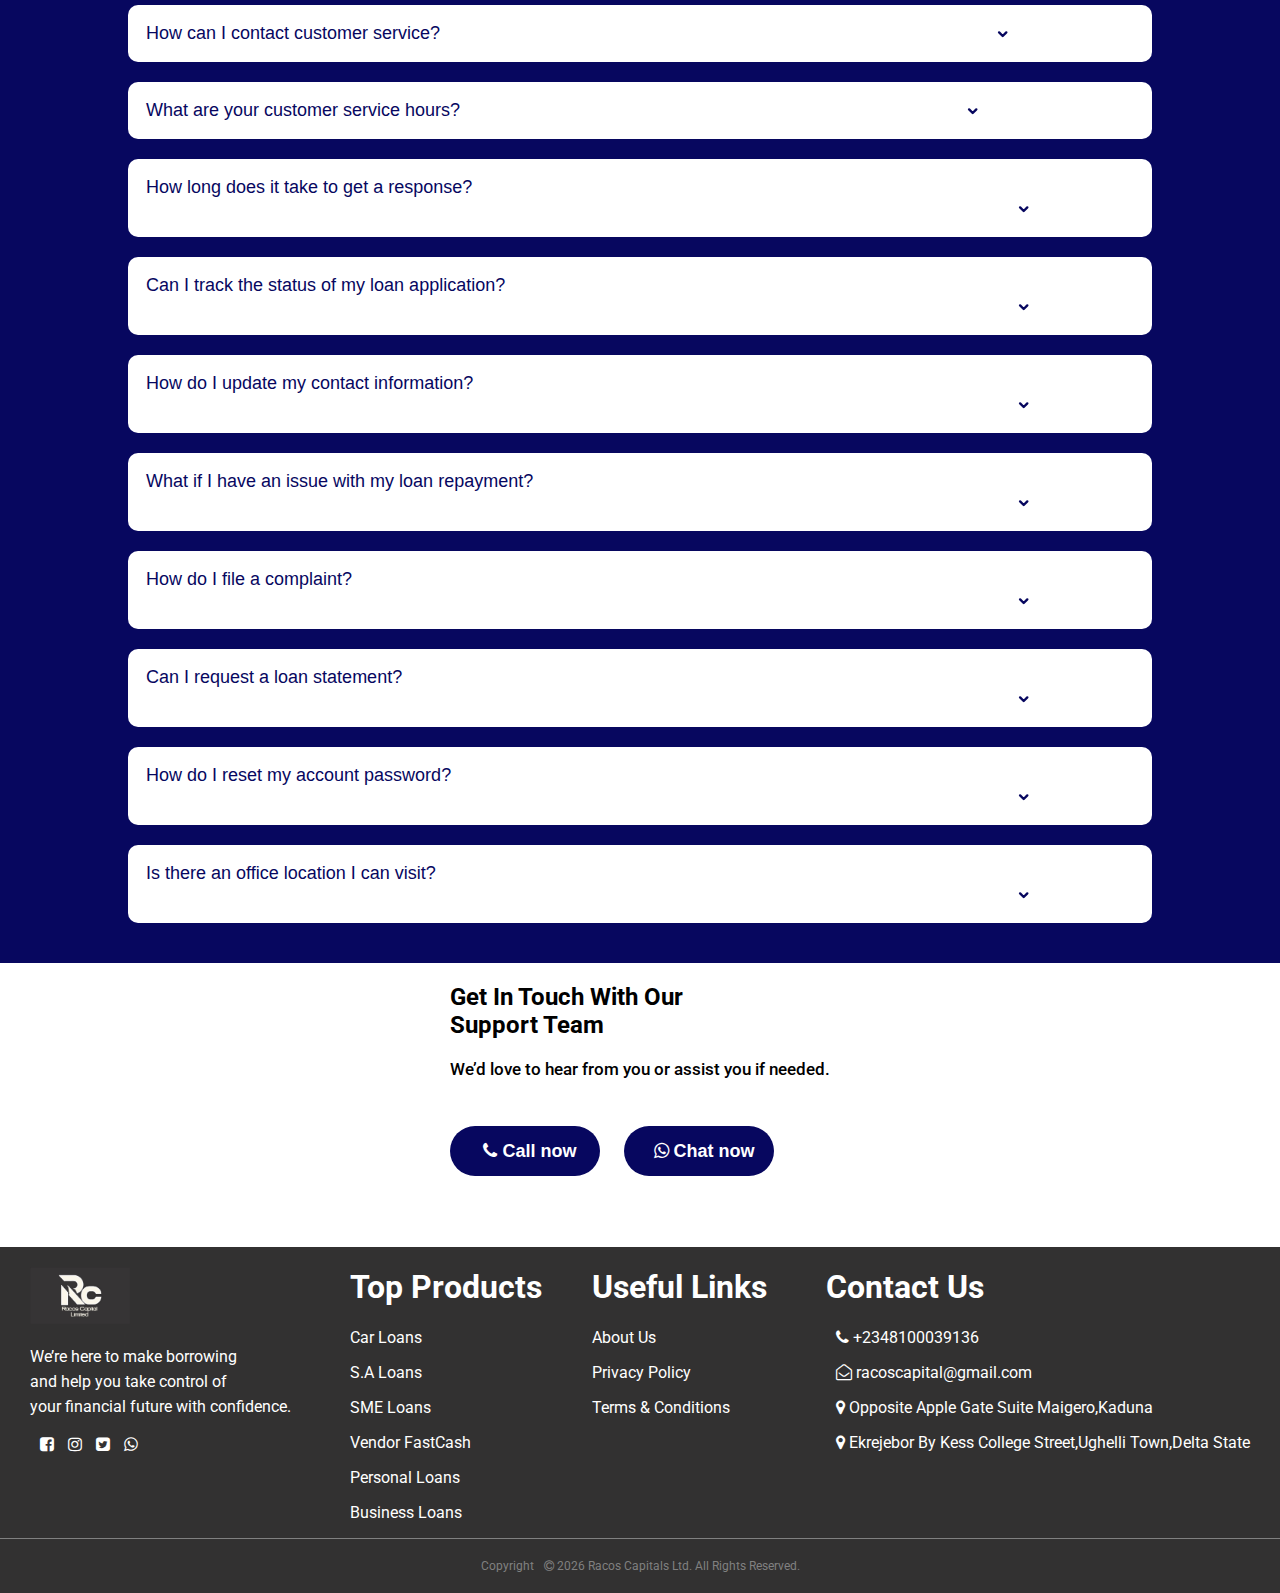
<file: FAQ.HTML>
<!DOCTYPE html>
<html>
  <head>
    <meta name="viewport" content="with=device-width, initial-scale=1.0">
    <meta charset="UTF-8">
    <link rel="preconnect" href="https://fonts.googleapis.com">
   <link rel="preconnect" href="https://fonts.gstatic.com" crossorigin>
   <link href="https://fonts.googleapis.com/css2?family=Roboto:ital,wght@0,100..900;1,100..900&display=swap" rel="stylesheet">
    <link rel="stylesheet" href="FAQ.CSS">
    <link rel="stylesheet" href="index.css">
    <title>FAQ</title>
    <link rel="stylesheet" href="https://cdnjs.cloudflare.com/ajax/libs/font-awesome/4.7.0/css/font-awesome.min.css">
  <body>
        <!--------first section--------->
        <section class="header">
            <nav>
               <a href="header-image"><img src="REAL.jpeg"></a>
                <div class="nav-links" id="navlinks">
                   <i class="fa fa-times" onclick="hideMenu()"></i>
                    <ul>
                      <div class="straight">
                        <LI class="home"><a href="index.html" class="active">Home</a></LI>
                      </div>
                        <div class="straight">
                        <LI class="nav__menu-item">
                          <a class="" href="">Products</a>
                          <svg class="chev" viewBox="0 0 25 20" fill="none" stroke="currentColor" stroke-width="5"
                          stroke-linecap="round" stroke-linejoin="round" aria-hidden="true"><polyline points="6 9 12 15 18 9"></polyline></svg>
                          <ul class="nav__submenu">
                           <li class="nav__submenu-item"><a class="car-loan" href="carloan.html">Car loans</a></li>
                           <li class="nav__submenu-item"><a href="#">SME loans</a></li>
                           <li class="nav__submenu-item"><a href="Businessloans.html">Business loans</a></li>
                           <li class="nav__submenu-item"><a href="Personal.html">Personal loans</a></li>
                            </ul>
                        </LI>
                        </div>
                        <div class="straight">
                        <LI class="nav__menu-item">
                          <a href="">Company</a>
                           <svg class="chev" viewBox="0 0 25 20" fill="none" stroke="currentColor" stroke-width="5"
                          stroke-linecap="round" stroke-linejoin="round" aria-hidden="true"><polyline points="6 9 12 15 18 9"></polyline></svg>
                           <ul class="nav__submenu">
                           <li class="nav__submenu-item"><a href="Campany.html" target="_parent">About Us</a></li>
                           <li class="nav__submenu-item"><a href="Campany.html" target="_parent">Our Values</a></li>
                           <li class="nav__submenu-item"><a href="Campany.html" target="_parent">Choose us</a></li>
                           <li class="nav__submenu-item"><a href="Campany.html" target="_parent">Our Team</a></li>
                           <li class="nav__submenu-item"><a href="Campany.html" target="_parent">Review</a></li>
                            </ul>
                        </LI>
                        </div>
                        <div class="straight">
                        <LI class="nav__menu-item">
                          <a href="">Resources</a>
                            <svg class="chev" viewBox="0 0 25 20" fill="none" stroke="currentColor" stroke-width="5"
                          stroke-linecap="round" stroke-linejoin="round" aria-hidden="true"><polyline points="6 9 12 15 18 9"></polyline></svg>
                          <ul class="nav__submenu">
                           <li class="nav__submenu-item"><a href="FAQ.HTML">FAQ</a></li>
                           <li class="nav__submenu-item"><a href="privacy.html">Privacy & Terms</a></li>
                            </ul>
                        </LI>
                        </div>
                        <div class="straight">
                        <LI><a class="contact" href="APPLICATIONFOAM.HTML">Contact</a></LI>
                        </div>
                    </ul>
                </div>
              <i class="fa fa-bars" onclick="showMenu()"></i>
            </nav>
        </section>
        <section>
          <div class="differ">
          <div class="FAQ">
            <h1>
              Frequently Asked Questions
            </h1>
            <!-------
            <div class="tab">
            <button class="tablinks" onclick="openCity(event,'London')">
              Loan Options
            </button>
            <button class="tablinks" onclick="openCity(event,'Paris')">
              Customer Service
            </button>
          </div>
          --->
          </div>
        
        <div id="London" class="tabcontent-one">
          <h1>Got questions to ask us about our <span>loan options?</span> Feel free to ask.</h1>
          <div class="spacepan-div">
          <button class="accordion">What types of loans do you offer?
            <span class="ICON-S">   
             <svg class="chev" viewBox="0 0 25 20" fill="none" stroke="currentColor" stroke-width="4"
           stroke-linecap="round" stroke-linejoin="round" aria-hidden="true"><polyline points="6 9 12 15 18 9"></polyline></svg>
          </span>
          </button>
         <div class="panel">
         <p>
          <span class="dot"></span> We offer four main types of loans: car loans, personal loans, SME loans, and business loans.
        </p>
        </div>
          </div>
         <div class="spacepan-div">
        <button class="accordion">How much can I borrow with a car loan?
          <span class="ICON-2">   
             <svg class="chev" viewBox="0 0 25 20" fill="none" stroke="currentColor" stroke-width="4"
             stroke-linecap="round" stroke-linejoin="round" aria-hidden="true"><polyline points="6 9 12 15 18 9"></polyline></svg>
          </span>
        </button>
         <div class="panel">
        <p>
          <span class="dot"></span> The amount you can borrow for a car loan depends on the value of the vehicle you are using as collateral.</p>
        </div>
         </div>
       
       <div class="spacepan-div">
        <button class="accordion">What is the maximum amount for personal loans?
          <span class="ICON-3">   
             <svg class="chev" viewBox="0 0 25 20" fill="none" stroke="currentColor" stroke-width="4"
             stroke-linecap="round" stroke-linejoin="round" aria-hidden="true"><polyline points="6 9 12 15 18 9"></polyline></svg>
          </span>
      </button>
      <div class="panel">
      <p><span class="dot"></span> You can borrow up to 10 million naira for personal projects, secured by collateral such as a car, landed property, or sophisticated gadgets.</p>
     </div>
       </div>
      <div class="spacepan-div">
               <button class="accordion">What are the repayment periods for the different loans?
            <span class="ICON-3">   
             <svg class="chev" viewBox="0 0 25 20" fill="none" stroke="currentColor" stroke-width="4"
           stroke-linecap="round" stroke-linejoin="round" aria-hidden="true"><polyline points="6 9 12 15 18 9"></polyline></svg>
          </span>
          </button>
         <div class="panel">
         <p>
          <span class="dot"></span> Car loans and personal loans typically have a repayment period of 1 to 6 months. Business loans may vary based on the agreement.
        </p>
        </div>
        </div>
         <div class="spacepan-div">
        <button class="accordion"> How quickly can I access funds from a personal loan?
          <span class="ICON-3">   
             <svg class="chev" viewBox="0 0 25 20" fill="none" stroke="currentColor" stroke-width="4"
             stroke-linecap="round" stroke-linejoin="round" aria-hidden="true"><polyline points="6 9 12 15 18 9"></polyline></svg>
          </span>
        </button>
         <div class="panel">
        <p>
          <span class="dot"></span> Funds from a personal loan can be disbursed within an hour after completing the necessary documentation and  inspection.</p>
        </div>
         </div>
       
       <div class="spacepan-div">
        <button class="accordion">What collateral do I need for a business loan?
          <span class="ICON-3">   
             <svg class="chev" viewBox="0 0 25 20" fill="none" stroke="currentColor" stroke-width="4"
             stroke-linecap="round" stroke-linejoin="round" aria-hidden="true"><polyline points="6 9 12 15 18 9"></polyline></svg>
          </span>
      </button>
      <div class="panel">
      <p><span class="dot"></span> For a business loan, you can use moveable assets, landed properties, or other valuable assets as collateral.</p>
     </div>
         </div>

          <div class="spacepan-div">
        <button class="accordion">What qualifications do I need to apply for a loan?
          <span class="ICON-3">   
             <svg class="chev" viewBox="0 0 25 20" fill="none" stroke="currentColor" stroke-width="4"
             stroke-linecap="round" stroke-linejoin="round" aria-hidden="true"><polyline points="6 9 12 15 18 9"></polyline></svg>
          </span>
      </button>
      <div class="panel">
      <p><span class="dot"></span>You need to provide collateral, proof of income, and any necessary documentation related to the asset being used. </p>
     </div>
         </div>

          <div class="spacepan-div">
        <button class="accordion">Can I apply for multiple loans at once?
          <span class="ICON-3">   
             <svg class="chev" viewBox="0 0 25 20" fill="none" stroke="currentColor" stroke-width="4"
             stroke-linecap="round" stroke-linejoin="round" aria-hidden="true"><polyline points="6 9 12 15 18 9"></polyline></svg>
          </span>
      </button>
      <div class="panel">
      <p><span class="dot"></span> Yes, you can apply for multiple loans, provided you meet the eligibility criteria for each type.</p>
     </div>
         </div>

          <div class="spacepan-div">
        <button class="accordion">What collateral do I need for a business loan?
          <span class="ICON-3">   
             <svg class="chev" viewBox="0 0 25 20" fill="none" stroke="currentColor" stroke-width="4"
             stroke-linecap="round" stroke-linejoin="round" aria-hidden="true"><polyline points="6 9 12 15 18 9"></polyline></svg>
          </span>
      </button>
      <div class="panel">
      <p><span class="dot"></span> For a business loan, you can use moveable assets, landed properties, or other valuable assets as collateral.</p>
     </div>
         </div>

          <div class="spacepan-div">
        <button class="accordion">What happens if I miss a payment?
          <span class="ICON-3">   
             <svg class="chev" viewBox="0 0 25 20" fill="none" stroke="currentColor" stroke-width="4"
             stroke-linecap="round" stroke-linejoin="round" aria-hidden="true"><polyline points="6 9 12 15 18 9"></polyline></svg>
          </span>
      </button>
      <div class="panel">
      <p><span class="dot"></span> Missing a payment may result in late fees, and we may take action regarding the collateral used for the loan.</p>
     </div>
         </div>

          <div class="spacepan-div">
        <button class="accordion">How do I start the loan application process?
          <span class="ICON-3">   
             <svg class="chev" viewBox="0 0 25 20" fill="none" stroke="currentColor" stroke-width="4"
             stroke-linecap="round" stroke-linejoin="round" aria-hidden="true"><polyline points="6 9 12 15 18 9"></polyline></svg>
          </span>
      </button>
      <div class="panel">
      <p><span class="dot"></span> You can begin the loan application process by visiting our office or contacting our consumer service.</p>
     </div>
         </div>
         </div>
        </div>


        <div id="Paris" class="tabcontent">
          <h1>Got questions to ask us about our <span>customer<br> service?</span> Feel free to ask.</h1>
          <div class="spacepan-div">
          <button class="accordion">How can I contact customer service?
            <span class="ICON-S">   
             <svg class="chev" viewBox="0 0 25 20" fill="none" stroke="currentColor" stroke-width="4"
           stroke-linecap="round" stroke-linejoin="round" aria-hidden="true"><polyline points="6 9 12 15 18 9"></polyline></svg>
          </span>
          </button>
         <div class="panel">
         <p>
          <span class="dot"></span> You can reach us via phone, email, or through our online chat support on the website.
        </p>
        </div>
          </div>
         <div class="spacepan-div">
        <button class="accordion">What are your customer service hours?
          <span class="ICON-2">   
             <svg class="chev" viewBox="0 0 25 20" fill="none" stroke="currentColor" stroke-width="4"
             stroke-linecap="round" stroke-linejoin="round" aria-hidden="true"><polyline points="6 9 12 15 18 9"></polyline></svg>
          </span>
        </button>
         <div class="panel">
        <p>
          <span class="dot"></span> Our customer service is available from 8 AM to 6 PM, Monday to Friday.</p>
        </div>
         </div>
       
       <div class="spacepan-div">
        <button class="accordion">How long does it take to get a response?
          <span class="ICON-3">   
             <svg class="chev" viewBox="0 0 25 20" fill="none" stroke="currentColor" stroke-width="4"
             stroke-linecap="round" stroke-linejoin="round" aria-hidden="true"><polyline points="6 9 12 15 18 9"></polyline></svg>
          </span>
      </button>
      <div class="panel">
      <p><span class="dot"></span> We aim to respond to all inquiries within 24 hours.</p>
     </div>
       </div>
      <div class="spacepan-div">
               <button class="accordion">Can I track the status of my loan application?
            <span class="ICON-3">   
             <svg class="chev" viewBox="0 0 25 20" fill="none" stroke="currentColor" stroke-width="4"
           stroke-linecap="round" stroke-linejoin="round" aria-hidden="true"><polyline points="6 9 12 15 18 9"></polyline></svg>
          </span>
          </button>
         <div class="panel">
         <p>
          <span class="dot"></span> Yes, you can track your loan application status by contacting customer service or checking your account online.
        </p>
        </div>
        </div>
         <div class="spacepan-div">
        <button class="accordion"> How do I update my contact information?
          <span class="ICON-3">   
             <svg class="chev" viewBox="0 0 25 20" fill="none" stroke="currentColor" stroke-width="4"
             stroke-linecap="round" stroke-linejoin="round" aria-hidden="true"><polyline points="6 9 12 15 18 9"></polyline></svg>
          </span>
        </button>
         <div class="panel">
        <p>
          <span class="dot"></span> You can update your contact details by calling customer service or through your online account.</p>
        </div>
         </div>
       
       <div class="spacepan-div">
        <button class="accordion">What if I have an issue with my loan repayment?
          <span class="ICON-3">   
             <svg class="chev" viewBox="0 0 25 20" fill="none" stroke="currentColor" stroke-width="4"
             stroke-linecap="round" stroke-linejoin="round" aria-hidden="true"><polyline points="6 9 12 15 18 9"></polyline></svg>
          </span>
      </button>
      <div class="panel">
      <p><span class="dot"></span> If you're having trouble with repayment, please contact us immediately to discuss options and avoid penalties.</p>
     </div>
         </div>

          <div class="spacepan-div">
        <button class="accordion">How do I file a complaint?
          <span class="ICON-3">   
             <svg class="chev" viewBox="0 0 25 20" fill="none" stroke="currentColor" stroke-width="4"
             stroke-linecap="round" stroke-linejoin="round" aria-hidden="true"><polyline points="6 9 12 15 18 9"></polyline></svg>
          </span>
      </button>
      <div class="panel">
      <p><span class="dot"></span> You can file a complaint by calling or emailing our customer service team, and we'll assist you promptly.</p>
     </div>
         </div>

          <div class="spacepan-div">
        <button class="accordion">Can I request a loan statement?
          <span class="ICON-3">   
             <svg class="chev" viewBox="0 0 25 20" fill="none" stroke="currentColor" stroke-width="4"
             stroke-linecap="round" stroke-linejoin="round" aria-hidden="true"><polyline points="6 9 12 15 18 9"></polyline></svg>
          </span>
      </button>
      <div class="panel">
      <p><span class="dot"></span> Yes, you can request a loan statement at any time through customer service or by accessing your account online.</p>
     </div>
         </div>

          <div class="spacepan-div">
        <button class="accordion">How do I reset my account password?
          <span class="ICON-3">   
             <svg class="chev" viewBox="0 0 25 20" fill="none" stroke="currentColor" stroke-width="4"
             stroke-linecap="round" stroke-linejoin="round" aria-hidden="true"><polyline points="6 9 12 15 18 9"></polyline></svg>
          </span>
      </button>
      <div class="panel">
      <p><span class="dot"></span> To reset your password, you can follow the instructions on our website or contact customer service for help.</p>
     </div>
         </div>

          <div class="spacepan-div">
        <button class="accordion">Is there an office location I can visit?
          <span class="ICON-3">   
             <svg class="chev" viewBox="0 0 25 20" fill="none" stroke="currentColor" stroke-width="4"
             stroke-linecap="round" stroke-linejoin="round" aria-hidden="true"><polyline points="6 9 12 15 18 9"></polyline></svg>
          </span>
      </button>
      <div class="panel">
      <p><span class="dot"></span> Yes, we have physical offices. Please contact customer service for the address and visiting hours.</p>
     </div>
         </div>
         </div>
        </div>
         </div>
        </section>

          <div class="discuss-div">
            <div>
                <h2>
                   Get In Touch With Our<br> Support Team
                </h2>
                <p>We’d love to hear from you or assist you if needed.</p>
                <button class="button-now">
                  <a href="tel:+2348100039136" target="_parent" ><i class="fa fa-phone"></i> Call now</a>
                </button>
                <button class="button-just">
                 <a href="https://wa.link/85f6cg" target="_parent">
                  <i class="fa fa-whatsapp"></i> Chat now</a>
                </button>
            </div>
            </div>

        <!------last section------->
        <section class="last-sec">
          <div class="row-sec">
            <div>
              <img class="last-image" src="BLACK LOGO Image 2026-02-12 at 2.48.46 PM.jpeg">
              <p class="make-pag">
                We’re here to make borrowing <br> and help you take control of<br> your financial future with confidence.
              </p>
              <p class="fa-paraghraph">
              <a>
                <i class="fa fa-facebook-square"></i>
              </a>
              <a>
                <i class="fa fa-instagram" ></i>
              </a>
              <a>
                <i class="fa fa-twitter-square"></i>
              </a>
              <a href="https://wa.link/85f6cg" target="_parent">
                <i class="fa fa-whatsapp"></i>
              </a>
              </p>
            </div>
            <div class="useful-div">
              <div class="about-div">
                <h1>Top Products</h1>
                <p>
                <a href="carloan.html">Car Loans</a>
                </p>
                <p>
                <a href="Personal.html">S.A Loans</a>
                </p>
                <p>
                <a href="SMELOANS.html">SME Loans</a>
                </p>
                <P>
                <a href="Businessloans.html">Vendor FastCash</a>
                </P>
                <P>
                <a href="Personal.html">Personal Loans</a>
                </P>
                <p>
                  <a href="Businessloans.html">Business Loans</a>
                </p>
              </div>
              <div>
              <h1>Useful Links</h1>
              <p>
              <a href="Campany.html">About Us</a>
              </p>
              <p>
              <a href="privacy.html">Privacy Policy</a>
              </p>
              <p>
              <a href="term-condition.html">Terms & Conditions</a>
              </p>
              </div>
            </div>
            <div class="useful">
              <h1>Contact Us</h1>
              <p>
              <a><i class="fa fa-phone"></i>  +2348100039136
                </a>
              </p>
              <p>
             <a><i class="fa fa-envelope-open-o"></i> racoscapital@gmail.com
              </a>
              </p>
              <p>
              <a><i class="fa fa-map-marker"></i> Opposite Apple Gate Suite Maigero,Kaduna</a>
              </p>
              <p>
              <a><i class="fa fa-map-marker"></i> Ekrejebor By Kess College Street,Ughelli Town,Delta State</a>
               </p>
            </div>
          </div>
        </section>
               
            <div class="copy-div">
                <div>
                 <p>
                  Copyright<i class="fa fa-copyright"></i> 2026 Racos Capitals Ltd. All Rights Reserved.
                </p>
                </div>
            </div>


        <!--------javascript for toggle menu----------->
        <script>

            var navlinks = document.getElementById("navlinks")
            function showMenu(){
                navlinks.style.right = "0";
            }
            function hideMenu(){
            navlinks.style.right = "-100%";
            }
            
    // Accordion (product toggle) behavior: multi-open by default
    (function () {
      const list = document.getElementById('accordionList');
      const items = Array.from(list.querySelectorAll('.acc-item'));
      items.forEach((item, idx) => {
        const LI = item.querySelector('.toggle-btn');
        const panel = item.querySelector('.acc-panel');
        const panelId = LI.getAttribute('aria-controls');
        // link aria-labelledby for screen readers
        panel.setAttribute('aria-labelledby', LI.id || '');
        // ensure hidden by default
        panel.hidden = true;
        panel.setAttribute('aria-hidden', 'true');

        // click toggle
        btn.addEventListener('click', (e) => {
          const isOpen = LI.getAttribute('aria-expanded') === 'true';
          if (isOpen) {
            // close
            LI.setAttribute('aria-expanded', 'false');
            panel.setAttribute('aria-hidden', 'true');
            // collapse smoothly
            panel.style.maxHeight = panel.scrollHeight + 'px';
            requestAnimationFrame(() => {
              panel.style.maxHeight = '0px';
              panel.classList.remove('open');
            });
            const handler = (ev) => {
              if (ev.propertyName && ev.propertyName.indexOf('max-height') === -1) return;
              panel.hidden = true;
              panel.removeEventListener('transitionend', handler);
            };
            panel.addEventListener('transitionend', handler);
          } else {
            // open
            LI.setAttribute('aria-expanded', 'true');
            panel.hidden = false;
            panel.setAttribute('aria-hidden', 'false');
            const full = panel.scrollHeight;
            panel.style.maxHeight = full + 'px';
            panel.classList.add('open');
          }
        });

        // keyboard support on button
        LI.addEventListener('keydown', (e) => {
          if (e.key === 'Enter' || e.key === ' ') {
            e.preventDefault();
            LI.click();
          }
        });
      });
    })();
        </script>

        <script>
          function openCity(evt, cityName) {
            var i, tabcontent,tablinks;
            tabcontent =
            document.getElementsByClassName("tabcontent");
            for (i = 0; i < tabcontent.length; 
            i++)  {   
            tabcontent[i].style.display ="none";
          }
          tablinks =
          document.getElementsByClassName("tablinks");
          for (i = 0; i < tablinks.length;
            i++) {
              tablinks[i].className =
              tablinks[i].className.replace("active", "");
            }

            document.getElementById(cityName) .style.display="block";
            evt.currentTarget.className += "active";
          }
        </script>

        <script>
var acc = document.getElementsByClassName("accordion");
var i;

for (i = 0; i < acc.length; i++) {
  acc[i].addEventListener("click", function() {
    this.classList.toggle("active");
    var panel = this.nextElementSibling;
    if (panel.style.display === "block") {
      panel.style.display = "none";
    } else {
      panel.style.display = "block";
    }
  });
}
</script>
  </body>
  </head>

</html>
</file>
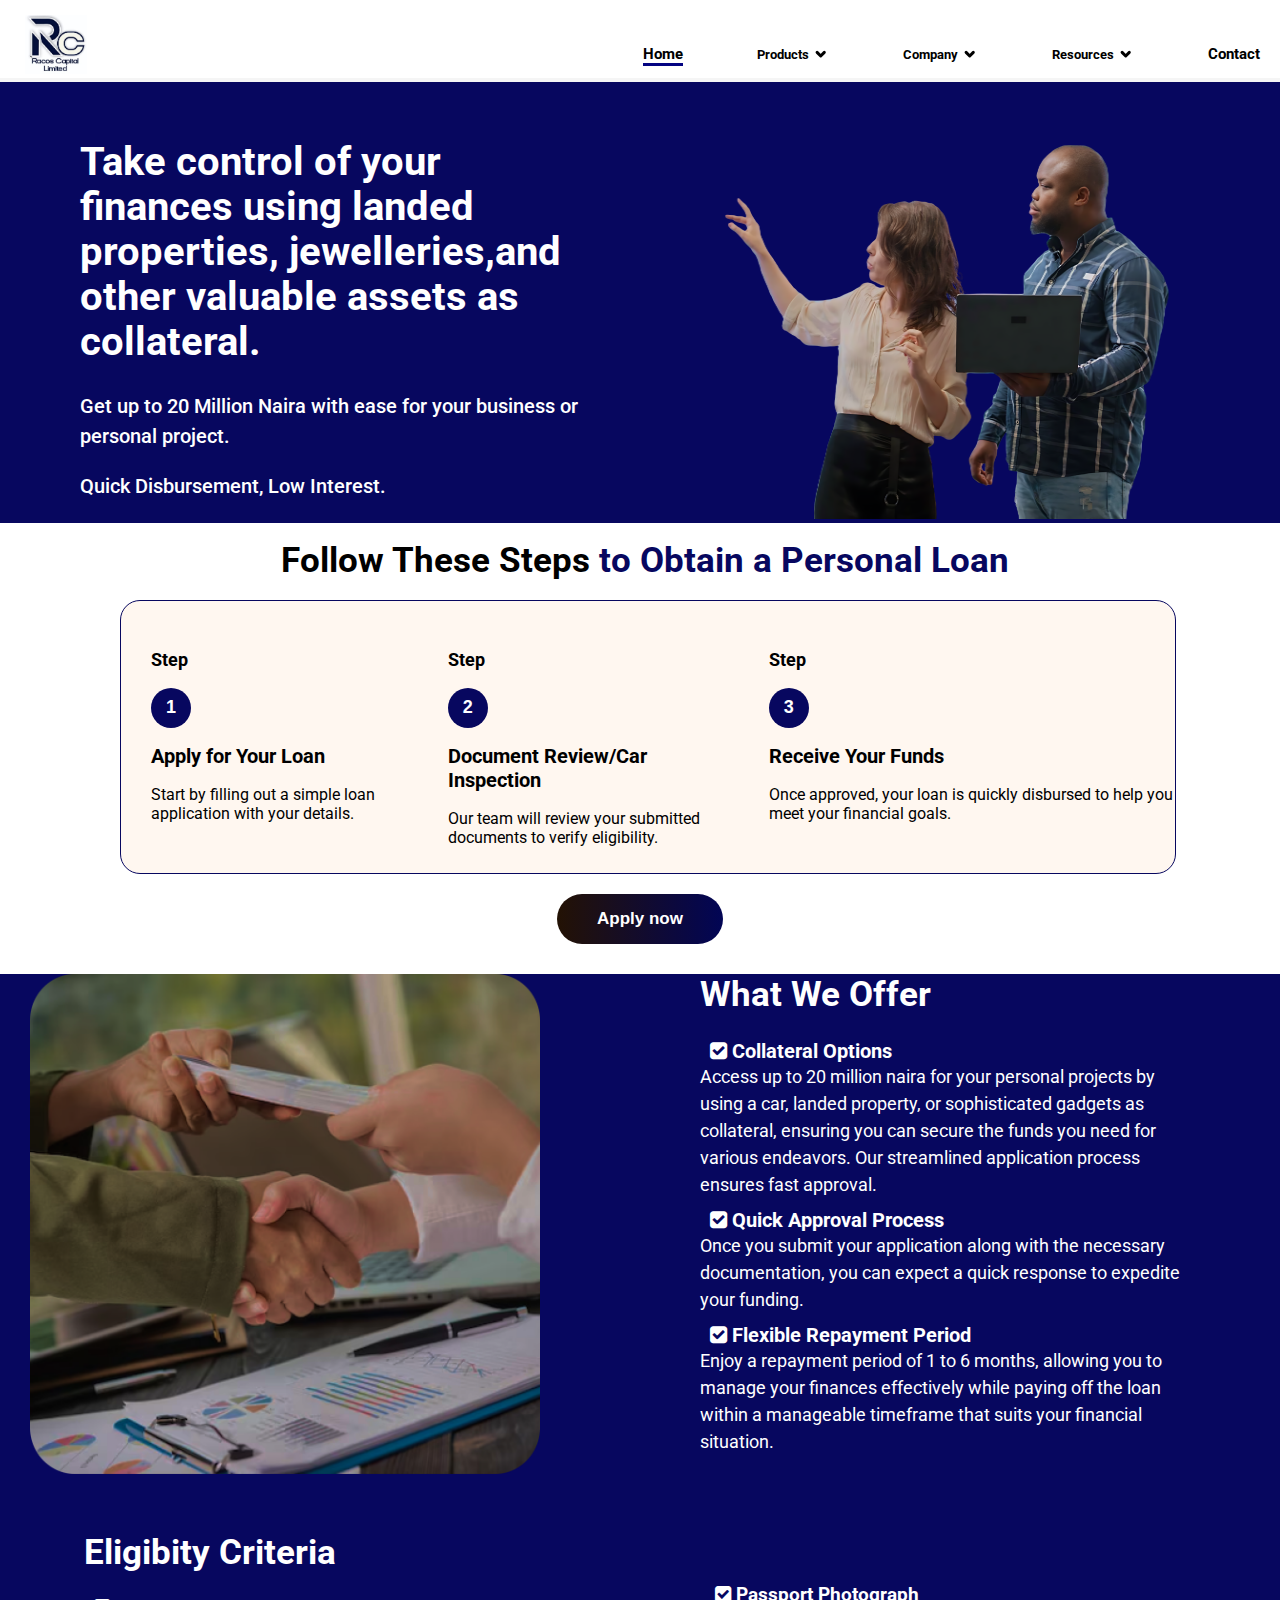
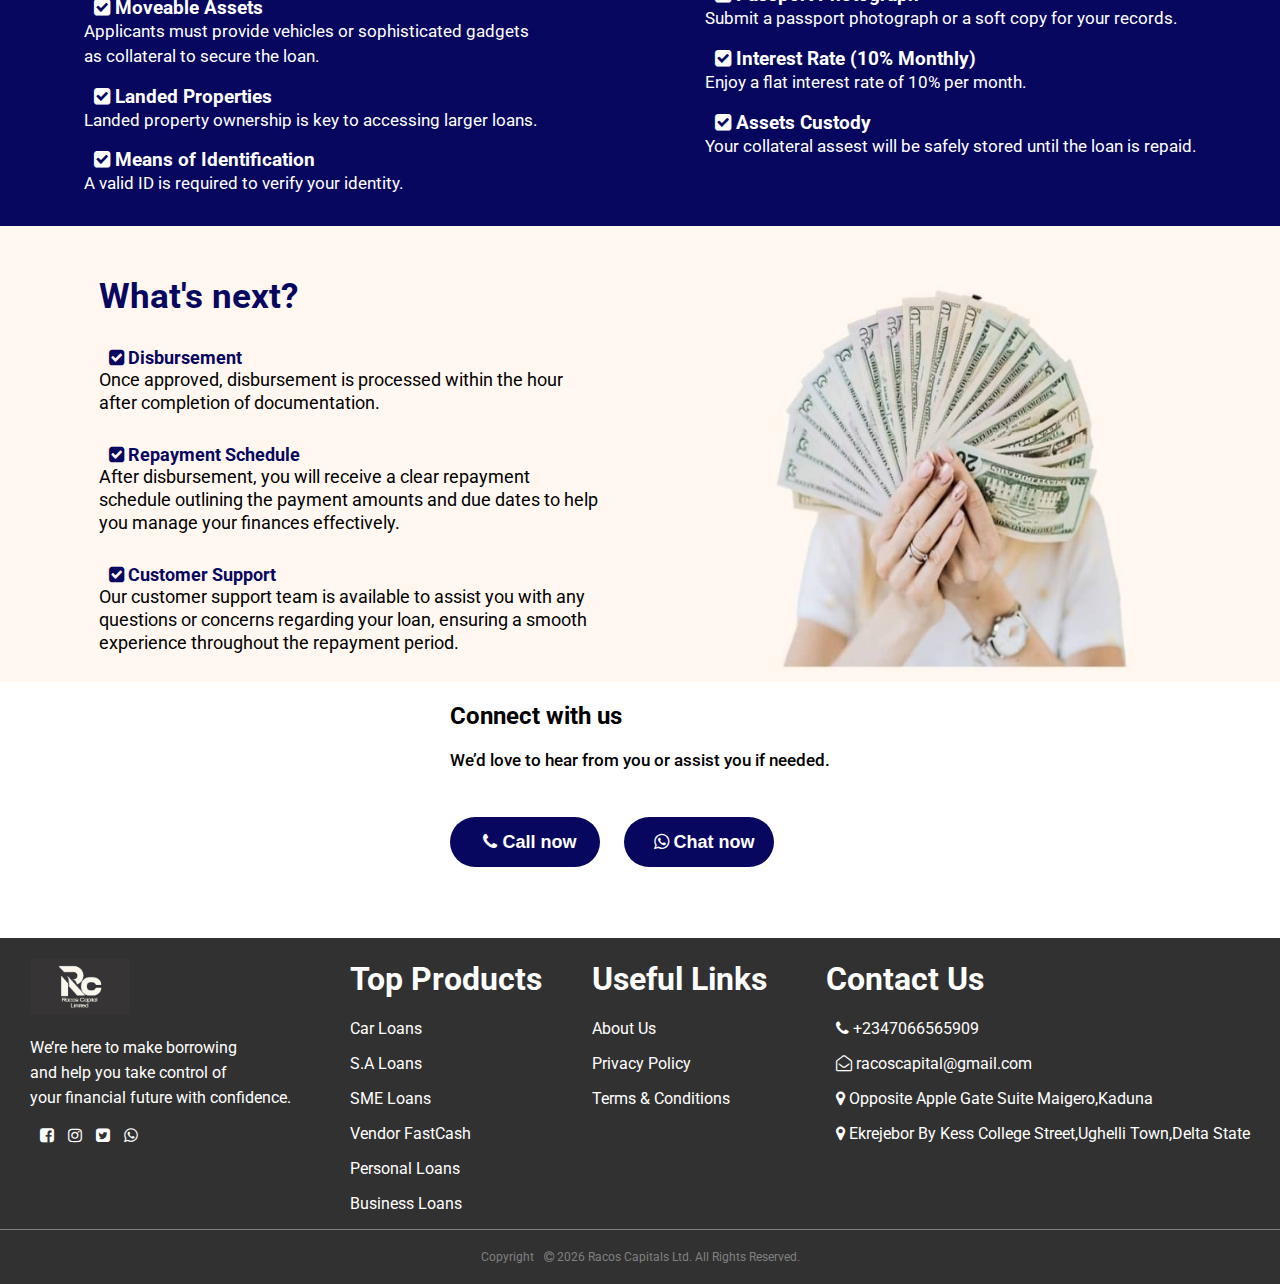
<file: Personal.html>
<!DOCTYPE html>
<html>
  <head>
    <meta name="viewport" content="with=device-width, initial-scale=1.0">
    <meta charset="UTF-8">
    <link rel="preconnect" href="https://fonts.googleapis.com">
   <link rel="preconnect" href="https://fonts.gstatic.com" crossorigin>
   <link href="https://fonts.googleapis.com/css2?family=Roboto:ital,wght@0,100..900;1,100..900&display=swap" rel="stylesheet">>
    <link rel="stylesheet" href="personal.css">
    <link rel="stylesheet" href="index.css">
    <title>Personal-loans</title>
    <link rel="stylesheet" href="https://cdnjs.cloudflare.com/ajax/libs/font-awesome/4.7.0/css/font-awesome.min.css">
  <body>
        <!--------first section--------->
        <section class="header">
            <nav>
               <a href="header-image"><img src="REAL.jpeg"></a>
                <div class="nav-links" id="navlinks">
                   <i class="fa fa-times" onclick="hideMenu()"></i>
                    <ul>
                      <div class="straight">
                        <LI class="home"><a href="index.html" class="active">Home</a></LI>
                      </div>
                        <div class="straight">
                        <LI class="nav__menu-item">
                          <a class="" href="">Products</a>
                          <svg class="chev" viewBox="0 0 25 20" fill="none" stroke="currentColor" stroke-width="5"
                          stroke-linecap="round" stroke-linejoin="round" aria-hidden="true"><polyline points="6 9 12 15 18 9"></polyline></svg>
                          <ul class="nav__submenu">
                           <li class="nav__submenu-item"><a class="car-loan" href="carloan.html">Car loans</a></li>
                           <li class="nav__submenu-item"><a href="SMELOANS.html">SME loans</a></li>
                           <li class="nav__submenu-item"><a href="Businessloans.html">Business loans</a></li>
                           <li class="nav__submenu-item"><a href="Personal.html">Personal loans</a></li>
                            </ul>
                        </LI>
                        </div>
                        <div class="straight">
                        <LI class="nav__menu-item">
                          <a href="">Company</a>
                           <svg class="chev" viewBox="0 0 25 20" fill="none" stroke="currentColor" stroke-width="5"
                          stroke-linecap="round" stroke-linejoin="round" aria-hidden="true"><polyline points="6 9 12 15 18 9"></polyline></svg>
                           <ul class="nav__submenu">
                           <li class="nav__submenu-item"><a href="Campany.html" target="_parent">About Us</a></li>
                           <li class="nav__submenu-item"><a href="Campany.html" target="_parent">Our Values</a></li>
                           <li class="nav__submenu-item"><a href="Campany.html" target="_parent">Choose us</a></li>
                           <li class="nav__submenu-item"><a href="Campany.html" target="_parent">Our Team</a></li>
                           <li class="nav__submenu-item"><a href="Campany.html" target="_parent">Review</a></li>
                            </ul>
                        </LI>
                        </div>
                        <div class="straight">
                        <LI class="nav__menu-item">
                          <a href="">Resources</a>
                            <svg class="chev" viewBox="0 0 25 20" fill="none" stroke="currentColor" stroke-width="5"
                          stroke-linecap="round" stroke-linejoin="round" aria-hidden="true"><polyline points="6 9 12 15 18 9"></polyline></svg>
                          <ul class="nav__submenu">
                           <li class="nav__submenu-item"><a href="FAQ.HTML">FAQ</a></li>
                           <li class="nav__submenu-item"><a href="privacy.html">Privacy & Terms</a></li>
                            </ul>
                        </LI>
                        </div>
                        <div class="straight">
                        <LI><a class="contact" href="APPLICATIONFOAM.HTML">Contact</a></LI>
                        </div>
                    </ul>
                </div>
              <i class="fa fa-bars" onclick="showMenu()"></i>
            </nav>
        </section>
        <section class="sec-take">
          <div class="take-div">
            <div class="control-div">
              <h1>
                Take control of your finances using landed properties, <span>jewelleries,and other valuable assets as collateral.</span>
              </h1>
              <p>
                Get up to 20 Million Naira with ease for your business or personal project.
              </p>
              <p>
                Quick Disbursement, Low Interest.
              </p>
            </div>
            <div>
              <img src="business-hero-DDyVwuKq.png">
            </div>
          </div>
        </section>
        <section>
              <div class="follow-step">
              <h1 >
              Follow These Steps <span class="collateral">to Obtain a Personal Loan</span>
            </h1>
        </div>
          <div class="sec-take">
            <div class="background-div">
              <div class="space-div">
                <p class="step">Step</p>
                <button class="number-btn">1</button>
                <h2>Apply for Your Loan</h2>
                <p>
                  Start by filling out a simple loan application with your details.
                </p>
              </div>
              <div class="space-div">
                <p class="step">Step</p>
                <button class="number-btn">2</button>
                <h2>Document Review/Car<br> Inspection</h2>
                <p>Our team will review your submitted documents to verify eligibility.</p>
              </div>
              <div class="space-div">
                <p class="step">Step</p>
                <button class="number-btn">3</button>
                <h2>Receive Your Funds</h2>
                <P>Once approved, your loan is quickly disbursed to help you meet your financial goals.</P>
              </div>
            </div> 
          </div>
          <div class="follow-step">
            <a href="APPLICATIONFOAM.HTML">
            <button class="apply-now">Apply now</button>
            </a>
          </div>
        </section>
         <section class="sec-take">
          <div class="offer-div">
            <div>
              <img src="business-funding-DTN47K6d.png">
            </div>
            <div class="what-div">
              <h1>
                What We Offer
              </h1>
              <h2>
               <i class="fa fa-check-square"></i> Collateral Options
              </h2>
              <p>
                Access up to 20 million naira for your personal projects by using a car, landed property, or sophisticated gadgets as collateral, ensuring you can secure the funds you need for various endeavors. Our streamlined application process ensures fast approval.
              </p>

              <h2>
                <i class="fa fa-check-square"></i> Quick Approval Process
              </h2>
              <p>
                Once you submit your application along with the necessary documentation, you can expect a quick response to expedite your funding.
              </p>

              <h2>
               <i class="fa fa-check-square"></i> Flexible Repayment Period
              </h2>
              <p>
                Enjoy a repayment period of 1 to 6 months, allowing you to manage your finances effectively while paying off the loan within a manageable timeframe that suits your financial situation.
              </p>
            </div>
          </div>
        </section>

        <section>
          <div class="criteria-div">
            <div class="car-div">
              <h1>Eligibity Criteria</h1>
              <h2><i class="fa fa-check-square"></i> Moveable Assets</h2>
              <p>
                Applicants must provide vehicles or sophisticated gadgets<br> as collateral to secure the loan.
              </p>

              <h2> <i class="fa fa-check-square"></i> Landed Properties</h2>
              <p>
                Landed property ownership is key to accessing larger loans.
              </p>

              <h2><i class="fa fa-check-square"></i> Means of Identification</h2>
              <p>
                A valid ID is required to verify your identity.
              </p>
            </div>
            <div class="passport-div">
              <h2 class="pass-para"><i class="fa fa-check-square"></i> Passport Photograph</h2>
              <p>Submit a passport photograph or a soft copy for your records.</p>

              <h2><i class="fa fa-check-square"></i> Interest Rate (10% Monthly)</h2>
              <p>
                Enjoy a flat interest rate of 10% per month.
              </p>

              <h2><i class="fa fa-check-square"></i> Assets Custody
            </h2>
              <p>Your collateral assest will be safely stored until the loan is repaid.</p>
            </div>
          </div>
        </section>
         <section class="sec-take">
          <div class="disburse-div">
            <div class="next-div">
              <h1>
                What's next?
              </h1>
              <h2>
              <i class="fa fa-check-square"></i> Disbursement
              </h2>
              <p>
                Once approved, disbursement is processed within the hour after completion of documentation.
              </p>

              <h2>
              <i class="fa fa-check-square"></i> Repayment Schedule
              </h2>
              <p>
                After disbursement, you will receive a clear repayment schedule outlining the payment amounts and due dates to help you manage your finances effectively.
              </p>

              <h2>
              <i class="fa fa-check-square"></i> Customer Support
              </h2>
              <p>
                Our customer support team is available to assist you with any questions or concerns regarding your loan, ensuring a smooth experience throughout the repayment period.
              </p>
            </div>
             <div>
              <img src="doollaImage 2026-01-04 at 6.28.05 AM.jpeg">
            </div>
          </div>
        </section>

                <div class="discuss-div">
            <div>
                <h2>
                   Connect with us
                </h2>
                <p>We’d love to hear from you or assist you if needed.</p>
                <button class="button-now">
                  <a href="tel:+2347066565909" target="_parent" ><i class="fa fa-phone"></i> Call now</a>
                </button>
                <button class="button-just">
                 <a href="https://wa.link/85f6cg">
                  <i class="fa fa-whatsapp"></i> Chat now</a>
                </button>
            </div>
            </div>
        <!------last section------->
        <section class="last-sec">
          <div class="row-sec">
            <div>
              <img class="last-image" src="BLACK LOGO Image 2026-02-12 at 2.48.46 PM.jpeg">
              <p class="make-pag">
                We’re here to make borrowing <br> and help you take control of<br> your financial future with confidence.
              </p>
              <p class="fa-paraghraph">
              <a>
                <i class="fa fa-facebook-square"></i>
              </a>
              <a>
                <i class="fa fa-instagram" ></i>
              </a>
              <a>
                <i class="fa fa-twitter-square"></i>
              </a>
              <a href="https://wa.link/85f6cg" target="_parent">
                <i class="fa fa-whatsapp"></i>
              </a>
              </p>
            </div>
            <div class="useful-div">
              <div class="about-div">
                <h1>Top Products</h1>
                <p>
                <a href="carloan.html">Car Loans</a>
                </p>
                <p>
                <a href="Personal.html">S.A Loans</a>
                </p>
                <p>
                <a href="SMELOANS.html">SME Loans</a>
                </p>
                <P>
                <a href="Businessloans.html">Vendor FastCash</a>
                </P>
                <P>
                <a href="Personal.html">Personal Loans</a>
                </P>
                <p>
                  <a href="Businessloans.html">Business Loans</a>
                </p>
              </div>
              <div>
              <h1>Useful Links</h1>
              <p>
              <a href="Campany.html">About Us</a>
              </p>
              <p>
              <a href="privacy.html">Privacy Policy</a>
              </p>
              <p>
              <a href="term-condition.html">Terms & Conditions</a>
              </p>
              </div>
            </div>
            <div class="useful">
              <h1>Contact Us</h1>
              <p>
              <a ><i class="fa fa-phone"></i> +2347066565909
                </a>
              </p>
              <p>
             <a><i class="fa fa-envelope-open-o"></i> racoscapital@gmail.com
              </a>
              </p>
              <p>
              <a><i class="fa fa-map-marker"></i> Opposite Apple Gate Suite Maigero,Kaduna</a>
              </p>
              <p>
              <a><i class="fa fa-map-marker"></i> Ekrejebor By Kess College Street,Ughelli Town,Delta State</a>
              </p>
            </div>
          </div>
        </section>
     
                
            <div class="copy-div">
                <div>
                 <p>
                  Copyright<i class="fa fa-copyright"></i> 2026 Racos Capitals Ltd. All Rights Reserved.
                </p>
                </div>
            </div>

<!--------javascript for toggle menu----------->
        <script>

            var navlinks = document.getElementById("navlinks")
            function showMenu(){
                navlinks.style.right = "0";
            }
            function hideMenu(){
            navlinks.style.right = "-100%";
            }
            
    // Accordion (product toggle) behavior: multi-open by default
    (function () {
      const list = document.getElementById('accordionList');
      const items = Array.from(list.querySelectorAll('.acc-item'));
      items.forEach((item, idx) => {
        const LI = item.querySelector('.toggle-btn');
        const panel = item.querySelector('.acc-panel');
        const panelId = LI.getAttribute('aria-controls');
        // link aria-labelledby for screen readers
        panel.setAttribute('aria-labelledby', LI.id || '');
        // ensure hidden by default
        panel.hidden = true;
        panel.setAttribute('aria-hidden', 'true');

        // click toggle
        btn.addEventListener('click', (e) => {
          const isOpen = LI.getAttribute('aria-expanded') === 'true';
          if (isOpen) {
            // close
            LI.setAttribute('aria-expanded', 'false');
            panel.setAttribute('aria-hidden', 'true');
            // collapse smoothly
            panel.style.maxHeight = panel.scrollHeight + 'px';
            requestAnimationFrame(() => {
              panel.style.maxHeight = '0px';
              panel.classList.remove('open');
            });
            const handler = (ev) => {
              if (ev.propertyName && ev.propertyName.indexOf('max-height') === -1) return;
              panel.hidden = true;
              panel.removeEventListener('transitionend', handler);
            };
            panel.addEventListener('transitionend', handler);
          } else {
            // open
            LI.setAttribute('aria-expanded', 'true');
            panel.hidden = false;
            panel.setAttribute('aria-hidden', 'false');
            const full = panel.scrollHeight;
            panel.style.maxHeight = full + 'px';
            panel.classList.add('open');
          }
        });

        // keyboard support on button
        LI.addEventListener('keydown', (e) => {
          if (e.key === 'Enter' || e.key === ' ') {
            e.preventDefault();
            LI.click();
          }
        });
      });
    })();
        </script>
  </body>

</html>
</file>
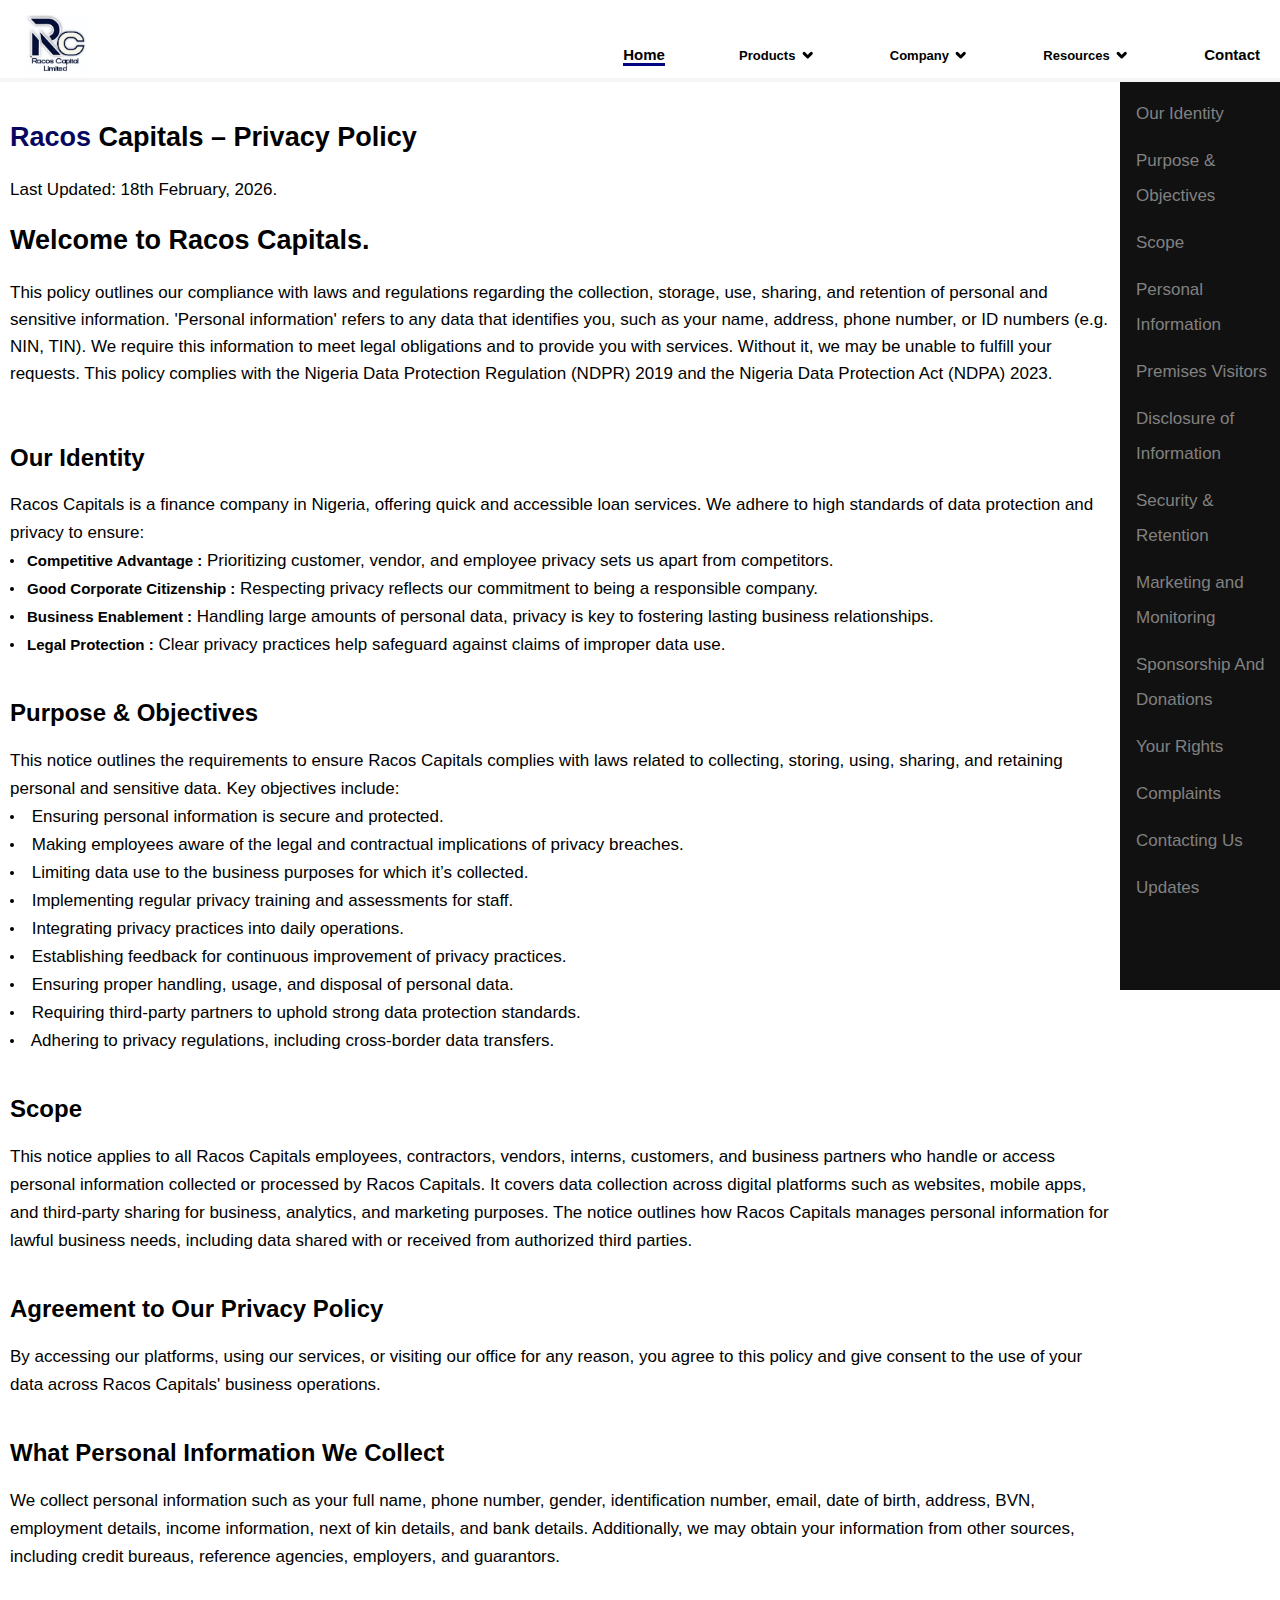
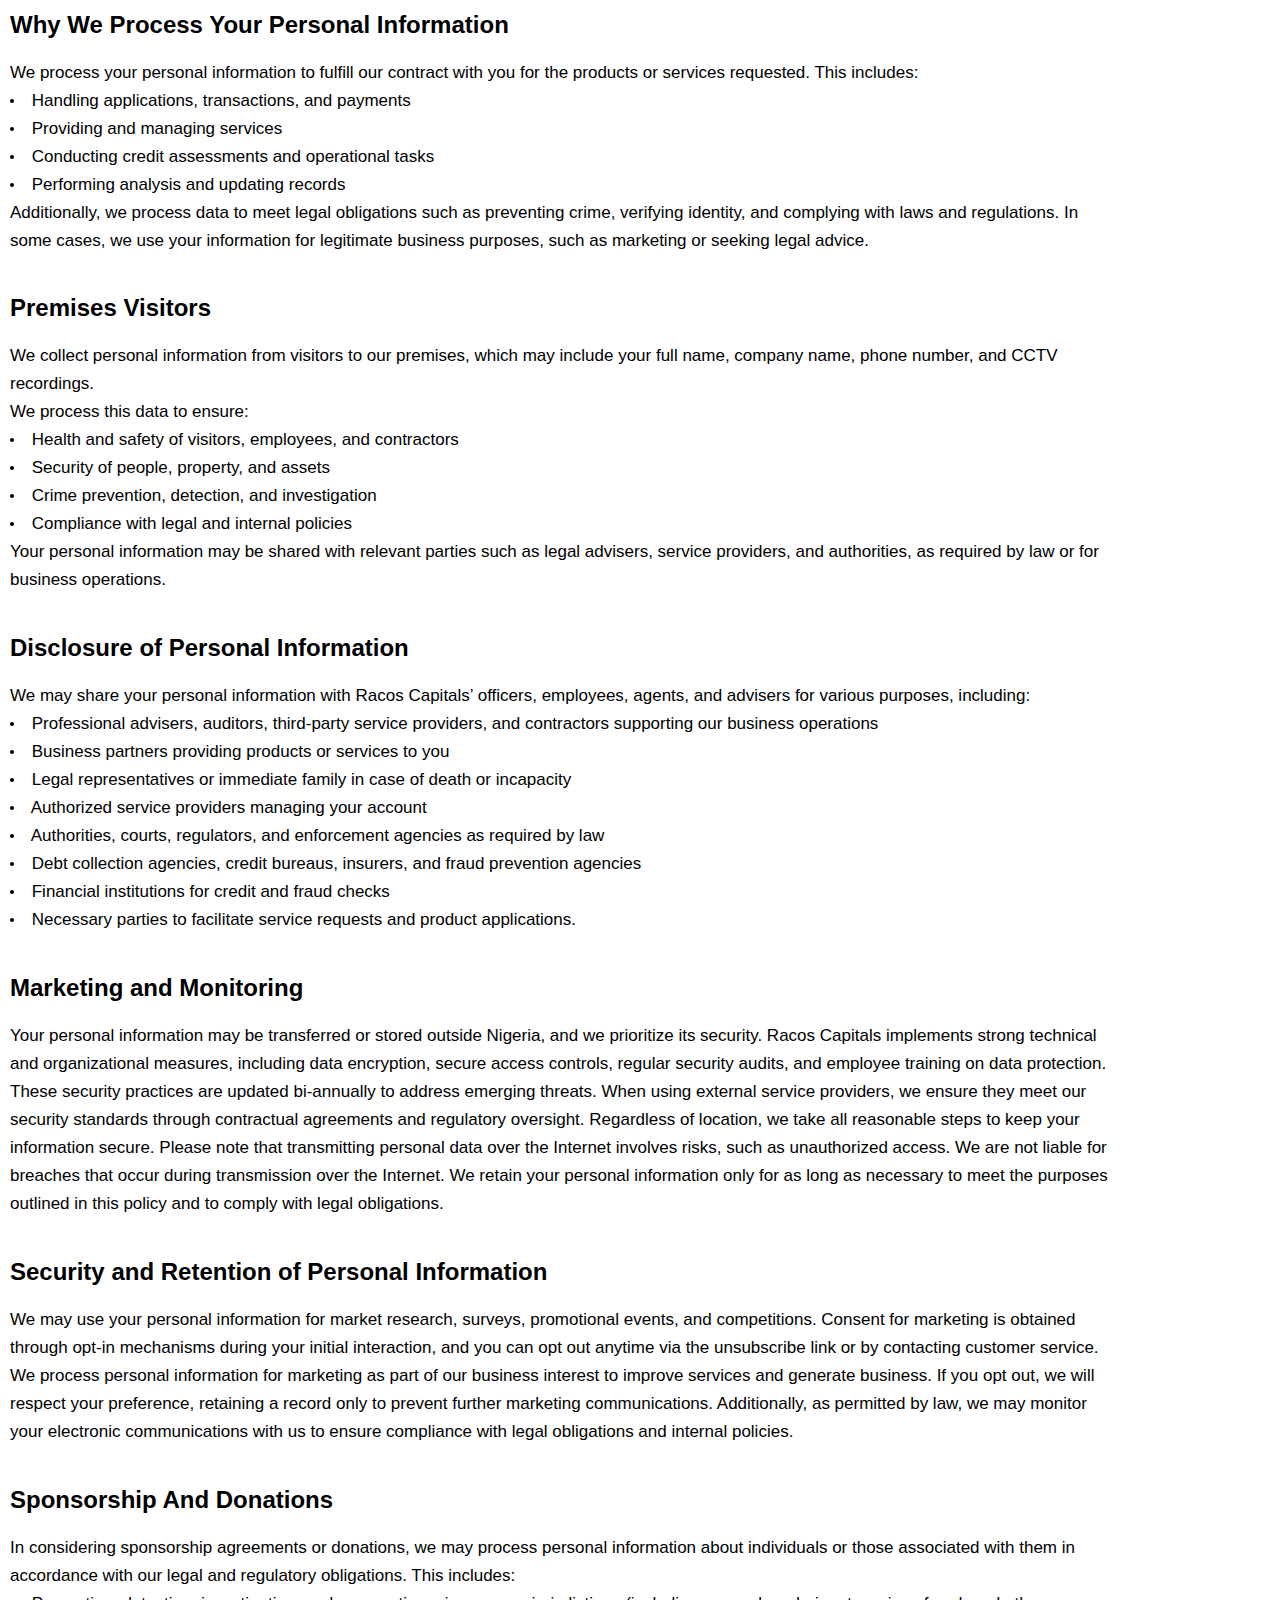
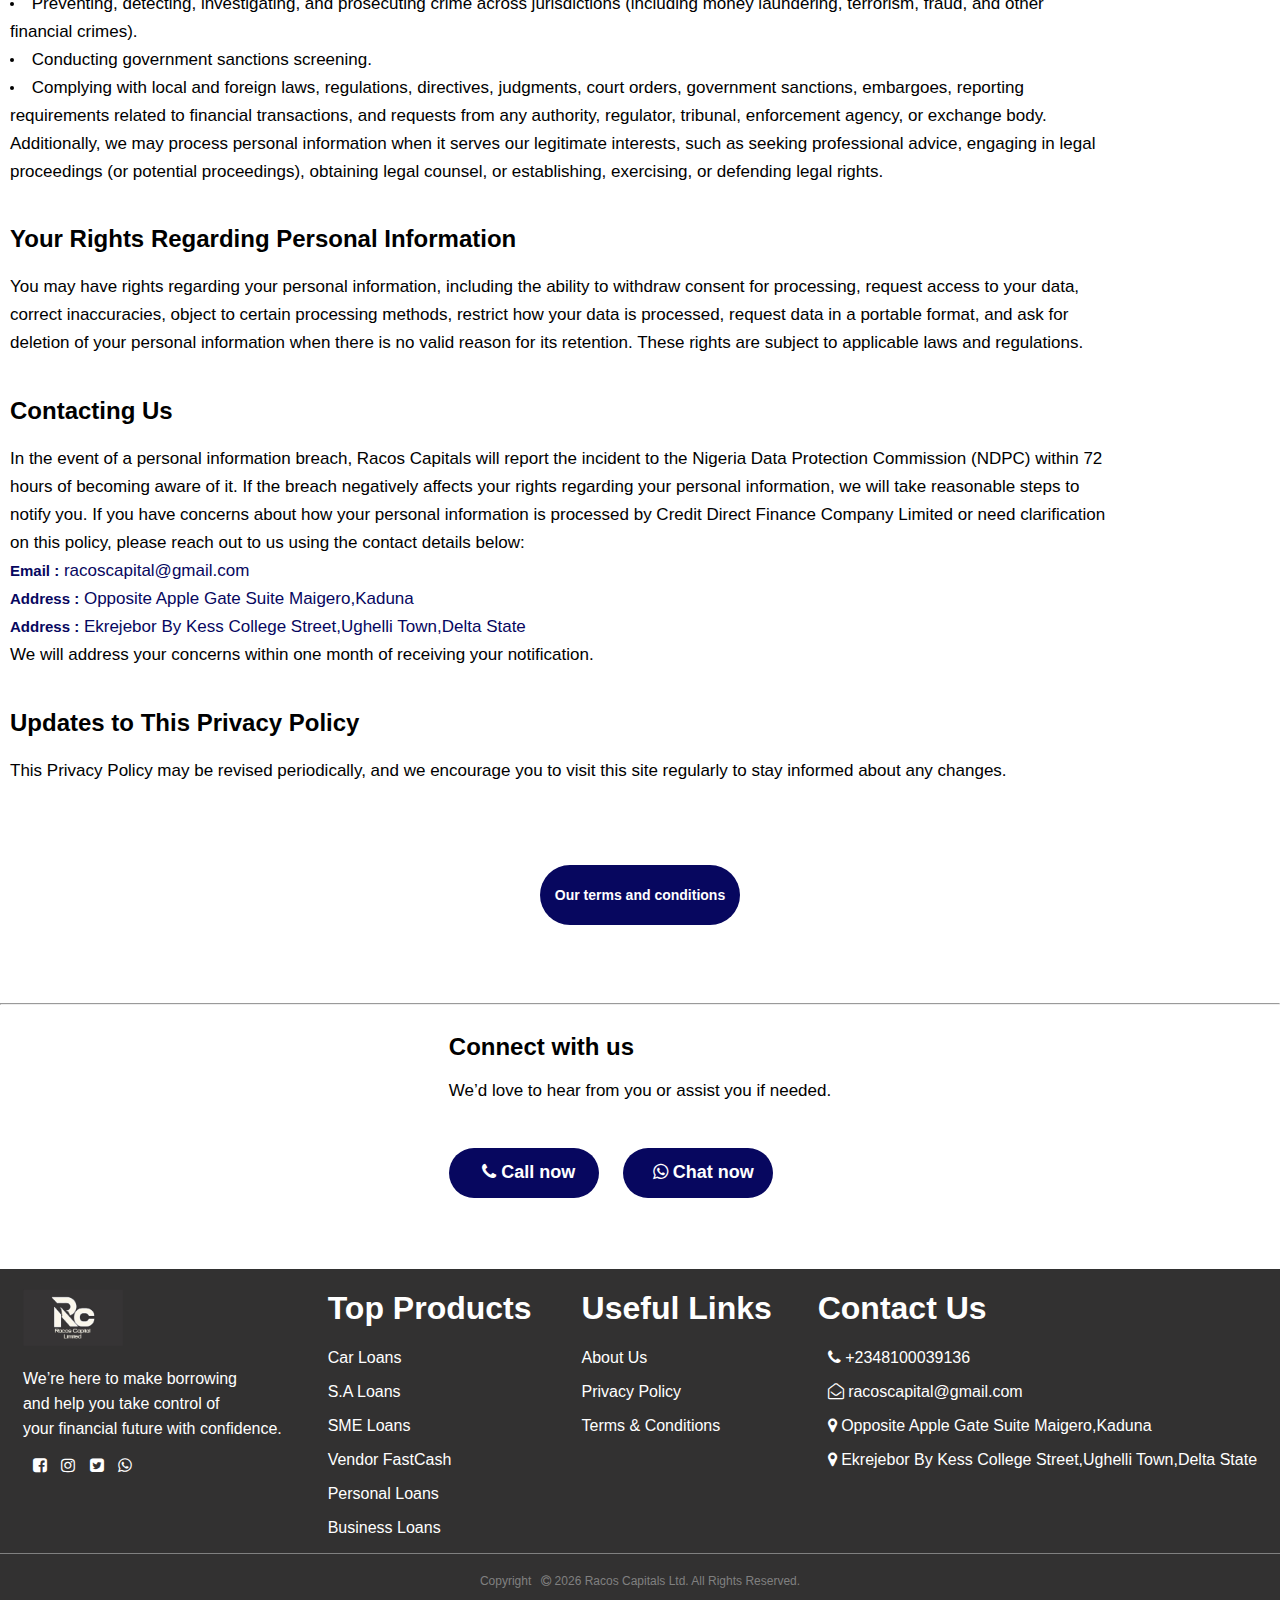
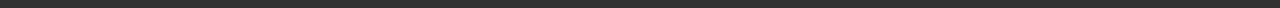
<file: privacy.html>
<!DOCTYPE html>
<html lang="en">
<head>
<meta charset="UTF-8">
<meta name="viewport" content="width=device-width, initial-scale=1">
<link rel="stylesheet" href="https://cdnjs.cloudflare.com/ajax/libs/font-awesome/4.7.0/css/font-awesome.min.css">
<title>privacy-policy</title>
<link rel="stylesheet" href="index.css">
<link rel="stylesheet" href="privacy.css">
</head>
<body>

 <!--------first section--------->
        <section class="header">
            <nav>
               <a href="index.html"><img src="REAL.jpeg"></a>
                <div class="nav-links" id="navlinks">
                   <i class="fa fa-times" onclick="hideMenu()"></i>
                    <ul>
                      <div class="straight">
                        <LI class="home"><a href="index.html" class="active" target="_parent">Home</a></LI>
                      </div>
                        <div class="straight">
                        <LI class="nav__menu-item">
                          <a class="" href="">Products</a>
                          <svg class="chev" viewBox="0 0 25 20" fill="none" stroke="currentColor" stroke-width="5"
                          stroke-linecap="round" stroke-linejoin="round" aria-hidden="true"><polyline points="6 9 12 15 18 9"></polyline></svg>
                          <ul class="nav__submenu">
                           <li class="nav__submenu-item"><a class="car-loan" href="carloan.html" target="_parent">Car loans</a></li>
                           <li class="nav__submenu-item"><a href="SMELOANS.html" target="_parent">SME loans</a></li>
                           <li class="nav__submenu-item"><a href="Businessloans.html" target="_parent">Business loans</a></li>
                           <li class="nav__submenu-item"><a href="Personal.html" target="_parent">Personal loans</a></li>
                            </ul>
                        </LI>
                        </div>
                        <div class="straight">
                        <LI class="nav__menu-item">
                          <a href="#">Company</a>
                           <svg class="chev" viewBox="0 0 25 20" fill="none" stroke="currentColor" stroke-width="5"
                          stroke-linecap="round" stroke-linejoin="round" aria-hidden="true"><polyline points="6 9 12 15 18 9"></polyline></svg>
                           <ul class="nav__submenu">
                           <li class="nav__submenu-item"><a href="Campany.html" target="_parent">About Us</a></li>
                           <li class="nav__submenu-item"><a href="Campany.html" target="_parent">OurValues</a></li>
                           <li class="nav__submenu-item"><a href="Campany.html" target="_parent">Choose us</a></li>
                           <li class="nav__submenu-item"><a href="Campany.html" target="_parent">Our Team</a></li>
                           <li class="nav__submenu-item"><a href="Campany.html" target="_parent">Review</a></li>
                            </ul>
                        </LI>
                        </div>
                        <div class="straight">
                        <LI class="nav__menu-item">
                          <a href="">Resources</a>
                            <svg class="chev" viewBox="0 0 25 20" fill="none" stroke="currentColor" stroke-width="5"
                          stroke-linecap="round" stroke-linejoin="round" aria-hidden="true"><polyline points="6 9 12 15 18 9"></polyline></svg>
                          <ul class="nav__submenu">
                           <li class="nav__submenu-item"><a href="FAQ.HTML" target="_parent">FAQ</a></li>
                           <li class="nav__submenu-item"><a href="privacy.html" target="_parent">Privacy & Terms</a></li>
                            </ul>
                        </LI>
                        </div>
                        <div class="straight">
                        <LI><a class="contact" href="APPLICATIONFOAM.HTML" target="_parent">Contact</a></LI>
                        </div>
                    </ul>
                </div>
              <i class="fa fa-bars" onclick="showMenu()"></i>
            </nav>
        </section>
<nav>
<div class="sidenav">
  <a href="#one">Our Identity</a>
  <a href="#two">Purpose & Objectives</a>
  <a href="#three">Scope</a>
  <a href="#four">Personal Information</a>
  <a href="#five">Premises Visitors</a>
  <a href="#six">Disclosure of Information</a>
  <a href="#seven">Security & Retention</a>
  <a href="#eight">Marketing and Monitoring</a>
  <a href="#nine">Sponsorship And Donations</a>
  <a href="#ten">Your Rights</a>
  <a href="#twelve">Complaints</a>
  <a href="#fourthen">Contacting Us</a>
  <a href="#fifthen">Updates</a>
</div>
 </nav>



<div class="main">
  <h2><span class="color-racos">Racos</span> Capitals – Privacy Policy</h2>
  <p>Last Updated: 18th February, 2026.</p>
  <h2>Welcome to Racos Capitals.</h2>
  <p>
    This policy outlines our compliance with laws and regulations regarding the collection, storage, use, sharing, and retention of personal and sensitive information. 
    'Personal information' refers to any data that identifies you, such as your name, address, phone number, or ID numbers (e.g. NIN, TIN). We require this information to meet legal obligations
     and to provide you with services. Without it, we may be unable to fulfill your requests. This policy complies with the Nigeria Data Protection Regulation (NDPR) 2019 and the Nigeria Data Protection Act (NDPA) 2023.
</p>
</div>
   
<div class="identity" id="one">
  <h2>Our Identity</h2>
  <p>
    Racos Capitals is a finance company in Nigeria, offering quick and accessible loan services. We adhere to high standards of data protection and privacy to ensure:
</p>
<P class="bold">
  <span class="dot"></span><span class="bold-com">Competitive Advantage :</span> Prioritizing customer, vendor, and employee privacy sets us apart from competitors.
</P>
<P class="bold">
  <span class="dot"></span><span class="bold-com">Good Corporate Citizenship :</span> Respecting privacy reflects our commitment to being a responsible company.
</P>
<P class="bold">
  <span class="dot"></span><span class="bold-com">Business Enablement :</span> Handling large amounts of personal data, privacy is key to fostering lasting business relationships.
</P>
<P class="bold">
  <span class="dot"></span><span class="bold-com">Legal Protection :</span>  Clear privacy practices help safeguard against claims of improper data use.
</P>
</div>
   
<div class="identity" id="two">
  <h2>Purpose & Objectives</h2>
  <p>
    This notice outlines the requirements to ensure Racos Capitals complies with laws related to collecting, storing, using, sharing, and retaining personal and sensitive data. Key objectives include:
</p>
<P class="bold">
  <span class="dot"></span> Ensuring personal information is secure and protected.
</P>
<P class="bold">
  <span class="dot"></span> Making employees aware of the legal and contractual implications of privacy breaches.
</P>
<P class="bold">
  <span class="dot"></span> Limiting data use to the business purposes for which it’s collected.
</P>
<P class="bold">
  <span class="dot"></span> Implementing regular privacy training and assessments for staff.
</P>
<P class="bold">
  <span class="dot"></span> Integrating privacy practices into daily operations.
</P>
<P class="bold">
  <span class="dot"></span> Establishing feedback for continuous improvement of privacy practices.
</P>
<P class="bold">
  <span class="dot"></span> Ensuring proper handling, usage, and disposal of personal data.
</P>
<P class="bold">
  <span class="dot"></span> Requiring third-party partners to uphold strong data protection standards.
</P>
<P class="bold">
  <span class="dot"></span> Adhering to privacy regulations, including cross-border data transfers.
</P>
</div>

<div class="identity" id="three">
  <h2>Scope</h2>
  <p>
    This notice applies to all Racos Capitals employees, contractors, vendors, interns, customers, and business partners who handle or access personal information collected or processed by Racos Capitals.
   It covers data collection across digital platforms such as websites, mobile apps, and third-party sharing for business, analytics, and marketing purposes. The notice outlines how Racos Capitals manages
   personal information for lawful business needs, including data shared with or received from authorized third parties.
</p>
</div>

<div class="identity" id="four">
  <h2>Agreement to Our Privacy Policy</h2>
  <p>
    By accessing our platforms, using our services, or visiting our office for any reason, you agree to this policy and give consent to the use of your data across Racos Capitals' business operations.
</p>
</div>

<div class="identity" id="five">
  <h2>What Personal Information We Collect</h2>
  <p>
    We collect personal information such as your full name, phone number, gender, identification number, email, date of birth, address, BVN, employment details, income information, next of kin details, and bank details.
   Additionally, we may obtain your information from other sources, including credit bureaus, reference agencies, employers, and guarantors.
</p>
</div>

<div class="identity" id="six">
  <h2>Why We Process Your Personal Information</h2>
  <p>
    We process your personal information to fulfill our contract with you for the products or services requested. This includes:
</p>
<P class="bold">
  <span class="dot"></span> Handling applications, transactions, and payments
</P>
<P class="bold">
  <span class="dot"></span> Providing and managing services
</P>
<P class="bold">
  <span class="dot"></span> Conducting credit assessments and operational tasks
</P>
<P class="bold">
  <span class="dot"></span> Performing analysis and updating records
</P>
<P class="bold">
   Additionally, we process data to meet legal obligations such as preventing crime, verifying identity, and complying with laws and regulations. In some cases, we use your information for legitimate business purposes, such as marketing or seeking legal advice.
</P>
</div>

<div class="identity" id="seven">
  <h2>Premises Visitors</h2>
  <p>
    We collect personal information from visitors to our premises, which may include your full name, company name, phone number, and CCTV recordings.
  </p>
  <p>We process this data to ensure:</p>
<P class="bold">
  <span class="dot"></span> Health and safety of visitors, employees, and contractors
</P>
<P class="bold">
  <span class="dot"></span> Security of people, property, and assets
</P>
<P class="bold">
  <span class="dot"></span> Crime prevention, detection, and investigation
</P>
<P class="bold">
  <span class="dot"></span> Compliance with legal and internal policies
</P>
<P class="bold">
  Your personal information may be shared with relevant parties such as legal advisers, service providers, and authorities, as required by law or for business operations.
</P>
</div>

<div class="identity" id="eight">
  <h2>Disclosure of Personal Information</h2>
  <p>
  We may share your personal information with Racos Capitals’ officers, employees, agents, and advisers for various purposes, including:
</p>
<P class="bold">
  <span class="dot"></span> Professional advisers, auditors, third-party service providers, and contractors supporting our business operations
</P>
<P class="bold">
  <span class="dot"></span> Business partners providing products or services to you
</P>
<P class="bold">
  <span class="dot"></span> Legal representatives or immediate family in case of death or incapacity
</P>
<P class="bold">
  <span class="dot"></span> Authorized service providers managing your account
</P>
<P class="bold">
  <span class="dot"></span> Authorities, courts, regulators, and enforcement agencies as required by law
</P>
<P class="bold">
  <span class="dot"></span> Debt collection agencies, credit bureaus, insurers, and fraud prevention agencies
</P>
<P class="bold">
  <span class="dot"></span> Financial institutions for credit and fraud checks
</P>
<P class="bold">
  <span class="dot"></span> Necessary parties to facilitate service requests and product applications.
</P>
</div>

<div class="identity" id="nine">
<h2>Marketing and Monitoring</h2>
<p>
Your personal information may be transferred or stored outside Nigeria, and we prioritize its security. Racos Capitals implements strong technical and organizational measures, including data encryption, secure access controls, regular security audits, and employee training on data protection. These security practices are updated bi-annually to address emerging threats.
When using external service providers, we ensure they meet our security standards through contractual agreements and regulatory oversight. Regardless of location, we take all reasonable steps to keep your information secure.
Please note that transmitting personal data over the Internet involves risks, such as unauthorized access. We are not liable for breaches that occur during transmission over the Internet.
We retain your personal information only for as long as necessary to meet the purposes outlined in this policy and to comply with legal obligations.
</p>
</div>

<div class="identity" id="ten">
<h2>Security and Retention of Personal Information</h2>
<p>
We may use your personal information for market research, surveys, promotional events, and competitions. Consent for marketing is obtained through opt-in mechanisms during your initial interaction, and you can opt out anytime via the unsubscribe link or by contacting customer service.
</p>
<p>
We process personal information for marketing as part of our business interest to improve services and generate business. If you opt out, we will respect your preference, retaining a record only to prevent further marketing communications.
Additionally, as permitted by law, we may monitor your electronic communications with us to ensure compliance with legal obligations and internal policies.
</p>
</div>

<div class="identity" id="eleven">
  <h2>Sponsorship And Donations</h2>
  <p>
    In considering sponsorship agreements or donations, we may process personal information about individuals or those associated with them in accordance with our legal and regulatory obligations. This includes:
  </p>
<P class="bold">
  <span class="dot"></span> Preventing, detecting, investigating, and prosecuting crime across jurisdictions (including money laundering, terrorism, fraud, and other financial crimes).
</P>
<P class="bold">
  <span class="dot"></span> Conducting government sanctions screening.
</P>
<P class="bold">
  <span class="dot"></span> Complying with local and foreign laws, regulations, directives, judgments, court orders, government sanctions, embargoes, reporting requirements related to financial transactions, and requests from any authority, regulator, tribunal, enforcement agency, or exchange body.
</P>
<P class="bold">
  Additionally, we may process personal information when it serves our legitimate interests, such as seeking professional advice, engaging in legal proceedings (or potential proceedings), obtaining legal counsel, or establishing, exercising, or defending legal rights.
</P>
</div>

<div class="identity" id="twelve">
<h2>Your Rights Regarding Personal Information</h2>
<p>
  You may have rights regarding your personal information, including the ability to withdraw consent for processing, request access to your data, correct inaccuracies, object to certain processing methods, restrict how your data is processed, request data in a portable format, and ask for deletion of your personal information when there is no valid reason for its retention. These rights are subject to applicable laws and regulations.
</p>
</div>

<div class="identity" id="thrithen">
<h2>Contacting Us</h2>
<p>
  In the event of a personal information breach, Racos Capitals will report the incident to the Nigeria Data Protection Commission (NDPC) within 72 hours of becoming aware of it. If the breach negatively affects your rights regarding your personal information, we will take reasonable steps to notify you. If you have concerns about how your personal information
 is processed by Credit Direct Finance Company Limited or need clarification on this policy, please reach out to us using the contact details below:
</p>
<p>
 <a href="mailto:racoscapital@gmail.com" class="mai"><span class="bold-com">Email :</span> racoscapital@gmail.com</a>
</p>
<p>
 <a class="mai"><span class="bold-com">Address :</span> Opposite Apple Gate Suite Maigero,Kaduna</a>
</p>
<p>
 <a class="mai"><span class="bold-com">Address :</span> Ekrejebor By Kess College Street,Ughelli Town,Delta State</a>
</p>
<P>We will address your concerns within one month of receiving your notification.</P>
</div>

<div class="Last-identity" id="fourthen">
<h2>Updates to This Privacy Policy</h2>
<p>
  This Privacy Policy may be revised periodically, and we encourage you to visit this site regularly to stay informed about any changes.
</p>
</div>
<div class="div-pri">
<button class="privacy-btn">
    <a href="term-condition.html">Our terms and conditions</a>
</button>
</div>
<hr>

        <div class="discuss-div">
            <div>
                <h2>
                   Connect with us
                </h2>
                <p>We’d love to hear from you or assist you if needed.</p>
                <button class="button-now">
                  <a href="tel:+2348100039136" target="_parent"><i class="fa fa-phone"></i> Call now</a>
                </button>
                <button class="button-just">
                 <a href="https://wa.link/85f6cg" target="_parent">
                  <i class="fa fa-whatsapp"></i> Chat now</a>
                </button>
            </div>
            </div>

        <!------last section------->
        <section class="last-sec">
          <div class="row-sec" id="fifthen">
            <div>
              <img class="last-image" src="BLACK LOGO Image 2026-02-12 at 2.48.46 PM.jpeg">
              <p class="make-pag">
                We’re here to make borrowing <br> and help you take control of<br> your financial future with confidence.
              </p>
              <p class="fa-paraghraph">
              <a>
                <i class="fa fa-facebook-square"></i>
              </a>
              <a>
                <i class="fa fa-instagram" ></i>
              </a>
              <a>
                <i class="fa fa-twitter-square"></i>
              </a>
              <a href="https://wa.link/85f6cg" target="_parent"><i class="fa fa-whatsapp"></i></a>
              </p>
            </div>
            <div class="useful-div">
              <div class="about-div">
                <h1>Top Products</h1>
                <p>
                <a href="carloan.html" target="_parent">Car Loans</a>
                </p>
                <p>
                <a href="SMELOANS.html" target="_parent">S.A Loans</a>
                </p>
                <p>
                <a href="SMELOANS.html" target="_parent">SME Loans</a>
                </p>
                <P>
                <a href="Businessloans.html" target="_parent">Vendor FastCash</a>
                </P>
                <P>
                <a href="Personal.html" target="_parent">Personal Loans</a>
                </P>
                <p>
                  <a href="Businessloans.html" target="_parent">Business Loans</a>
                </p>
              </div>
              <div class="ho-about">
              <h1>Useful Links</h1>
              <p>
              <a class="ho-about" href="Campany.html" target="_parent">About Us</a>
              </p>
              <p>
              <a href="privacy.html">Privacy Policy</a>
              </p>
              <p>
              <a href="term-condition.html">Terms & Conditions</a>
              </p>
              </div>
            </div>
            <div class="useful">
              <h1>Contact Us</h1>
              <p>
              <a><i class="fa fa-phone"></i> +2348100039136
                </a>
              </p>
              <p>
             <a><i class="fa fa-envelope-open-o"></i> racoscapital@gmail.com
              </a>
              </p>
              <p>
              <a><i class="fa fa-map-marker"></i> Opposite Apple Gate Suite Maigero,Kaduna</a>
              </p>
               <p>
              <a><i class="fa fa-map-marker"></i> Ekrejebor By Kess College Street,Ughelli Town,Delta State</a>
               </p>
            </div>
          </div>
        </section>
              
            <div class="copy-div">
                <div>
                 <p>
                  Copyright<i class="fa fa-copyright"></i> 2026 Racos Capitals Ltd. All Rights Reserved.
                </p>
                </div>
            </div>
<!--------javascript for toggle menu----------->
        <script>

            var navlinks = document.getElementById("navlinks")
            function showMenu(){
                navlinks.style.right = "0";
            }
            function hideMenu(){
            navlinks.style.right = "-100%";
            }
            
    // Accordion (product toggle) behavior: multi-open by default
    (function () {
      const list = document.getElementById('accordionList');
      const items = Array.from(list.querySelectorAll('.acc-item'));
      items.forEach((item, idx) => {
        const LI = item.querySelector('.toggle-btn');
        const panel = item.querySelector('.acc-panel');
        const panelId = LI.getAttribute('aria-controls');
        // link aria-labelledby for screen readers
        panel.setAttribute('aria-labelledby', LI.id || '');
        // ensure hidden by default
        panel.hidden = true;
        panel.setAttribute('aria-hidden', 'true');

        // click toggle
        btn.addEventListener('click', (e) => {
          const isOpen = LI.getAttribute('aria-expanded') === 'true';
          if (isOpen) {
            // close
            LI.setAttribute('aria-expanded', 'false');
            panel.setAttribute('aria-hidden', 'true');
            // collapse smoothly
            panel.style.maxHeight = panel.scrollHeight + 'px';
            requestAnimationFrame(() => {
              panel.style.maxHeight = '0px';
              panel.classList.remove('open');
            });
            const handler = (ev) => {
              if (ev.propertyName && ev.propertyName.indexOf('max-height') === -1) return;
              panel.hidden = true;
              panel.removeEventListener('transitionend', handler);
            };
            panel.addEventListener('transitionend', handler);
          } else {
            // open
            LI.setAttribute('aria-expanded', 'true');
            panel.hidden = false;
            panel.setAttribute('aria-hidden', 'false');
            const full = panel.scrollHeight;
            panel.style.maxHeight = full + 'px';
            panel.classList.add('open');
          }
        });

        // keyboard support on button
        LI.addEventListener('keydown', (e) => {
          if (e.key === 'Enter' || e.key === ' ') {
            e.preventDefault();
            LI.click();
          }
        });
      });
    })();
        </script>
      
</body>
</html>
</file>
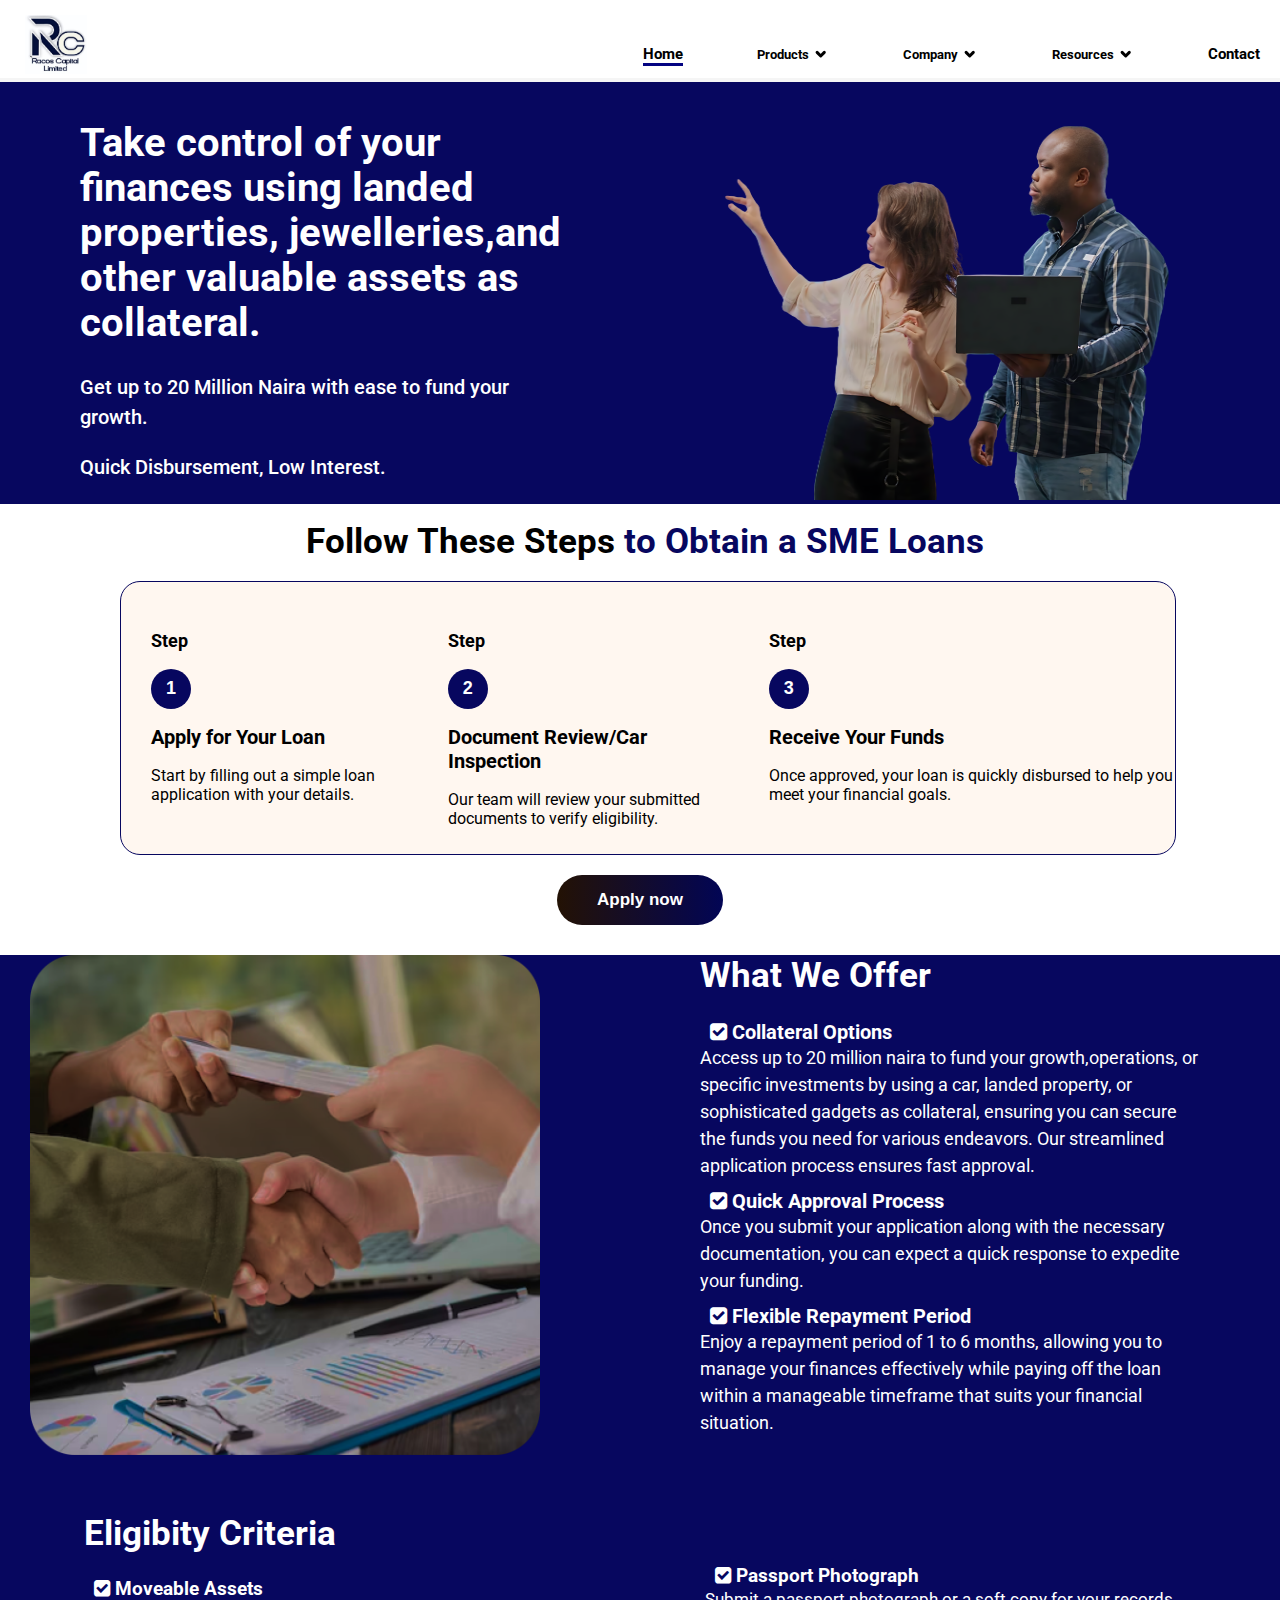
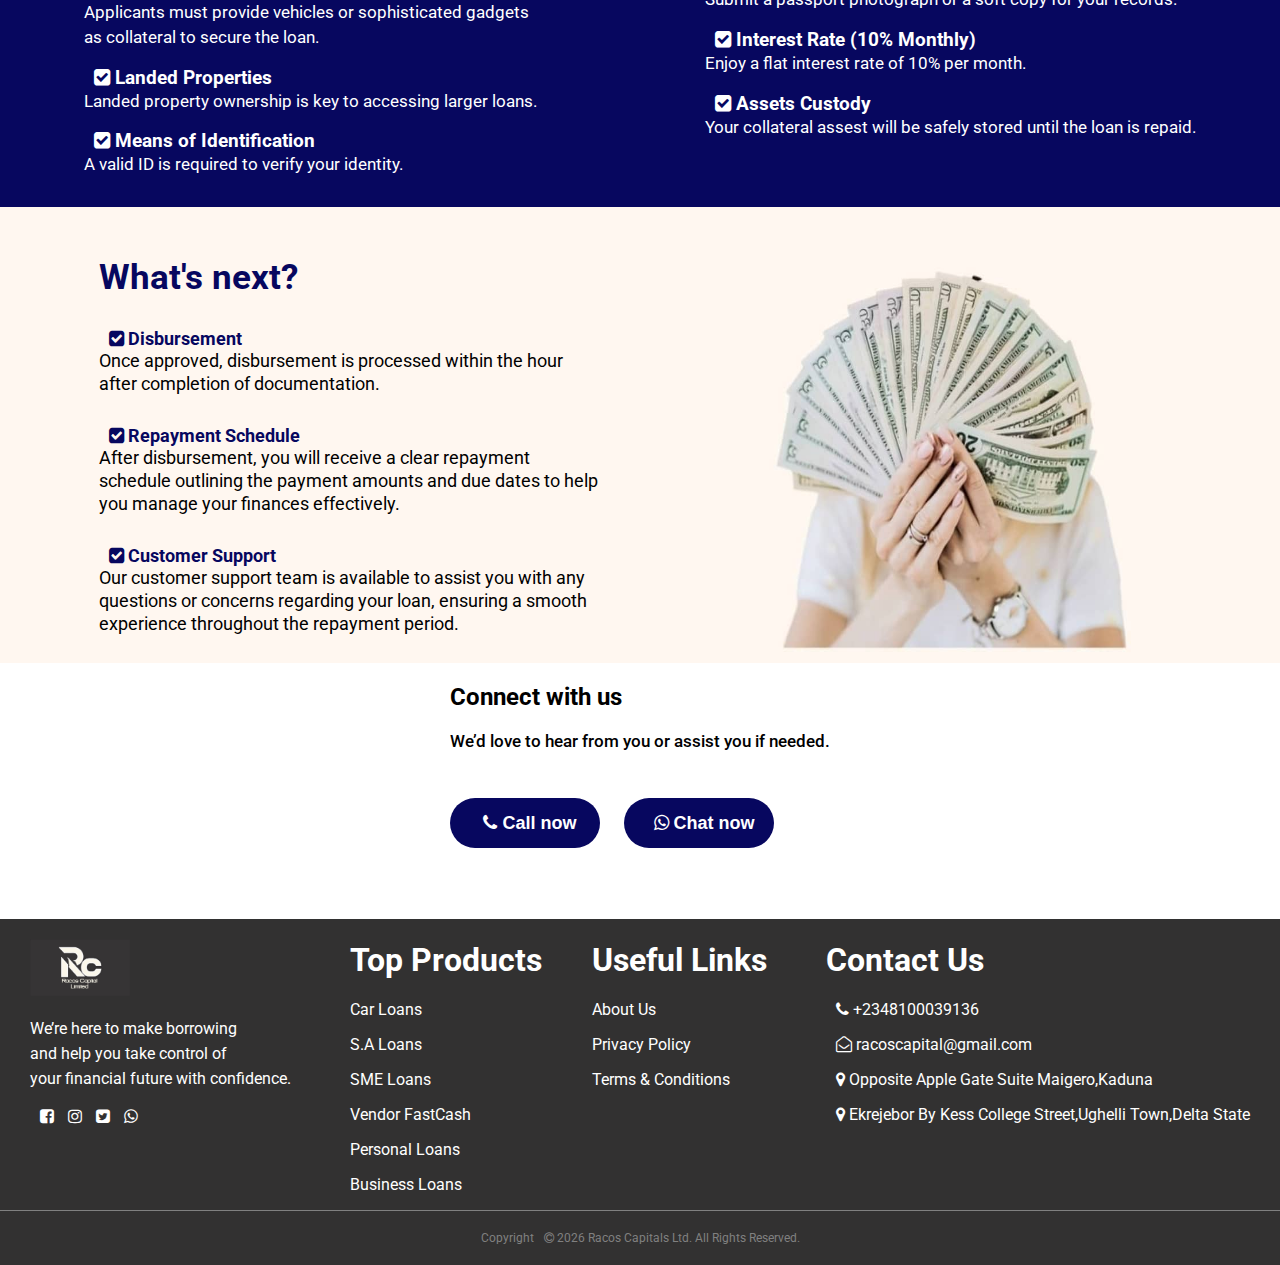
<file: SMELOANS.html>
<!DOCTYPE html>
<html>
  <head>
    <meta name="viewport" content="with=device-width, initial-scale=1.0">
    <meta charset="UTF-8">
    <link rel="preconnect" href="https://fonts.googleapis.com">
   <link rel="preconnect" href="https://fonts.gstatic.com" crossorigin>
   <link href="https://fonts.googleapis.com/css2?family=Roboto:ital,wght@0,100..900;1,100..900&display=swap" rel="stylesheet">
    <link rel="stylesheet" href="SMELOANS.css">
    <link rel="stylesheet" href="index.css">
    <title>SME-loans</title>
    <link rel="stylesheet" href="https://cdnjs.cloudflare.com/ajax/libs/font-awesome/4.7.0/css/font-awesome.min.css">
  <body>
        <!--------first section--------->
        <section class="header">
            <nav>
               <a href="header-image"><img src="REAL.jpeg"></a>
                <div class="nav-links" id="navlinks">
                   <i class="fa fa-times" onclick="hideMenu()"></i>
                    <ul>
                      <div class="straight">
                        <LI class="home"><a href="index.html" class="active">Home</a></LI>
                      </div>
                        <div class="straight">
                        <LI class="nav__menu-item">
                          <a class="" href="">Products</a>
                          <svg class="chev" viewBox="0 0 25 20" fill="none" stroke="currentColor" stroke-width="5"
                          stroke-linecap="round" stroke-linejoin="round" aria-hidden="true"><polyline points="6 9 12 15 18 9"></polyline></svg>
                          <ul class="nav__submenu">
                           <li class="nav__submenu-item"><a class="car-loan" href="carloan.html">Car loans</a></li>
                           <li class="nav__submenu-item"><a href="SMELOANS.html">SME loans</a></li>
                           <li class="nav__submenu-item"><a href="Businessloans.html">Business loans</a></li>
                           <li class="nav__submenu-item"><a href="Personal.html">Personal loans</a></li>
                            </ul>
                        </LI>
                        </div>
                        <div class="straight">
                        <LI class="nav__menu-item">
                          <a href="">Company</a>
                           <svg class="chev" viewBox="0 0 25 20" fill="none" stroke="currentColor" stroke-width="5"
                          stroke-linecap="round" stroke-linejoin="round" aria-hidden="true"><polyline points="6 9 12 15 18 9"></polyline></svg>
                           <ul class="nav__submenu">
                           <li class="nav__submenu-item"><a href="Campany.html" target="_parent">About Us</a></li>
                           <li class="nav__submenu-item"><a href="Campany.html" target="_parent">Our Values</a></li>
                           <li class="nav__submenu-item"><a href="Campany.html" target="_parent">Choose us</a></li>
                           <li class="nav__submenu-item"><a href="Campany.html" target="_parent">Our Team</a></li>
                           <li class="nav__submenu-item"><a href="Campany.html" target="_parent">Review</a></li>
                            </ul>
                        </LI>
                        </div>
                        <div class="straight">
                        <LI class="nav__menu-item">
                          <a href="">Resources</a>
                            <svg class="chev" viewBox="0 0 25 20" fill="none" stroke="currentColor" stroke-width="5"
                          stroke-linecap="round" stroke-linejoin="round" aria-hidden="true"><polyline points="6 9 12 15 18 9"></polyline></svg>
                          <ul class="nav__submenu">
                           <li class="nav__submenu-item"><a href="FAQ.HTML">FAQ</a></li>
                           <li class="nav__submenu-item"><a href="privacy.html">Privacy & Terms</a></li>
                            </ul>
                        </LI>
                        </div>
                        <div class="straight">
                        <LI><a class="contact" href="APPLICATIONFOAM.HTML">Contact</a></LI>
                        </div>
                    </ul>
                </div>
              <i class="fa fa-bars" onclick="showMenu()"></i>
            </nav>
        </section>
        <section class="sec-take">
          <div class="take-div">
            <div class="control-div">
              <h1>
                Take control of your finances using landed properties,<span> jewelleries,and other valuable assets as collateral.</span>
              </h1>
              <p>
                Get up to 20 Million Naira with ease to fund your growth.
              </p>
              <p>
                Quick Disbursement, Low Interest.
              </p>
            </div>
            <div>
              <img src="business-hero-DDyVwuKq.png">
            </div>
          </div>
        </section>
        <section>
              <div class="follow-step">
              <h1 >
              Follow These Steps <span class="collateral">to Obtain a SME Loans</span>
            </h1>
        </div>
          <div class="sec-take">
            <div class="background-div">
              <div class="space-div">
                <p class="step">Step</p>
                <button class="number-btn">1</button>
                <h2>Apply for Your Loan</h2>
                <p>
                  Start by filling out a simple loan application with your details.
                </p>
              </div>
              <div class="space-div">
                <p class="step">Step</p>
                <button class="number-btn">2</button>
                <h2>Document Review/Car<br> Inspection</h2>
                <p>Our team will review your submitted documents to verify eligibility.</p>
              </div>
              <div class="space-div">
                <p class="step">Step</p>
                <button class="number-btn">3</button>
                <h2>Receive Your Funds</h2>
                <P>Once approved, your loan is quickly disbursed to help you meet your financial goals.</P>
              </div>
            </div> 
          </div>
          <div class="follow-step">
            <a href="APPLICATIONFOAM.HTML">
            <button class="apply-now">Apply now</button>
            </a>
          </div>
        </section>
         <section class="sec-take">
          <div class="offer-div">
            <div>
              <img src="business-funding-DTN47K6d.png">
            </div>
            <div class="what-div">
              <h1>
                What We Offer
              </h1>
              <h2>
               <i class="fa fa-check-square"></i> Collateral Options
              </h2>
              <p>
                Access up to 20 million naira to fund your growth,operations, or specific investments by using a car, landed property, or sophisticated gadgets as collateral, ensuring you can secure the funds you need for various endeavors. Our streamlined application process ensures fast approval.
              </p>

              <h2>
                <i class="fa fa-check-square"></i> Quick Approval Process
              </h2>
              <p>
                Once you submit your application along with the necessary documentation, you can expect a quick response to expedite your funding.
              </p>

              <h2>
               <i class="fa fa-check-square"></i> Flexible Repayment Period
              </h2>
              <p>
                Enjoy a repayment period of 1 to 6 months, allowing you to manage your finances effectively while paying off the loan within a manageable timeframe that suits your financial situation.
              </p>
            </div>
          </div>
        </section>

        <section>
          <div class="criteria-div">
            <div class="car-div">
              <h1>Eligibity Criteria</h1>
              <h2><i class="fa fa-check-square"></i> Moveable Assets</h2>
              <p>
                Applicants must provide vehicles or sophisticated gadgets<br> as collateral to secure the loan.
              </p>

              <h2> <i class="fa fa-check-square"></i> Landed Properties</h2>
              <p>
                Landed property ownership is key to accessing larger loans.
              </p>

              <h2><i class="fa fa-check-square"></i> Means of Identification</h2>
              <p>
                A valid ID is required to verify your identity.
              </p>
            </div>
            <div class="passport-div">
              <h2 class="pass-para"><i class="fa fa-check-square"></i> Passport Photograph</h2>
              <p>Submit a passport photograph or a soft copy for your records.</p>

              <h2><i class="fa fa-check-square"></i> Interest Rate (10% Monthly)</h2>
              <p>
                Enjoy a flat interest rate of 10% per month.
              </p>

              <h2><i class="fa fa-check-square"></i> Assets Custody
            </h2>
              <p>Your collateral assest will be safely stored until the loan is repaid.</p>
            </div>
          </div>
        </section>
         <section class="sec-take">
          <div class="disburse-div">
            <div class="next-div">
              <h1>
                What's next?
              </h1>
              <h2>
              <i class="fa fa-check-square"></i> Disbursement
              </h2>
              <p>
                Once approved, disbursement is processed within the hour after completion of documentation.
              </p>

              <h2>
              <i class="fa fa-check-square"></i> Repayment Schedule
              </h2>
              <p>
                After disbursement, you will receive a clear repayment schedule outlining the payment amounts and due dates to help you manage your finances effectively.
              </p>

              <h2>
              <i class="fa fa-check-square"></i> Customer Support
              </h2>
              <p>
                Our customer support team is available to assist you with any questions or concerns regarding your loan, ensuring a smooth experience throughout the repayment period.
              </p>
            </div>
             <div>
              <img src="doollaImage 2026-01-04 at 6.28.05 AM.jpeg">
            </div>
          </div>
        </section>

                <div class="discuss-div">
            <div>
                <h2>
                   Connect with us
                </h2>
                <p>We’d love to hear from you or assist you if needed.</p>
                <button class="button-now">
                  <a href="tel:+2348100039136" target="_parent" ><i class="fa fa-phone"></i> Call now</a>
                </button>
                <button class="button-just">
                 <a href="https://wa.link/85f6cg">
                  <i class="fa fa-whatsapp"></i> Chat now</a>
                </button>
            </div>
            </div>
        <!------last section------->
        <section class="last-sec">
          <div class="row-sec">
            <div>
              <img class="last-image" src="BLACK LOGO Image 2026-02-12 at 2.48.46 PM.jpeg">
              <p class="make-pag">
                We’re here to make borrowing <br> and help you take control of<br> your financial future with confidence.
              </p>
              <p class="fa-paraghraph">
              <a>
                <i class="fa fa-facebook-square"></i>
              </a>
              <a>
                <i class="fa fa-instagram" ></i>
              </a>
              <a>
                <i class="fa fa-twitter-square"></i>
              </a>
              <a href="https://wa.link/85f6cg" target="_parent">
                <i class="fa fa-whatsapp"></i>
              </a>
              </p>
            </div>
            <div class="useful-div">
              <div class="about-div">
                <h1>Top Products</h1>
                <p>
                <a href="carloan.html">Car Loans</a>
                </p>
                <p>
                <a href="Business.css">S.A Loans</a>
                </p>
                <p>
                <a href="SMELOANS.html">SME Loans</a>
                </p>
                <P>
                <a href="Businessloans.html">Vendor FastCash</a>
                </P>
                <P>
                <a href="Personal.html">Personal Loans</a>
                </P>
                <p>
                  <a href="Businessloans.html">Business Loans</a>
                </p>
              </div>
              <div>
              <h1>Useful Links</h1>
              <p>
              <a href="Campany.html">About Us</a>
              </p>
              <p>
              <a href="privacy.html">Privacy Policy</a>
              </p>
              <p>
              <a href="term-condition.html">Terms & Conditions</a>
              </p>
              </div>
            </div>
            <div class="useful">
              <h1>Contact Us</h1>
              <p>
              <a><i class="fa fa-phone"></i> +2348100039136
                </a>
              </p>
              <p>
             <a><i class="fa fa-envelope-open-o"></i> racoscapital@gmail.com
              </a>
              </p>
              <p>
              <a><i class="fa fa-map-marker"></i> Opposite Apple Gate Suite Maigero,Kaduna</a>
              </p>
               <p>
              <a><i class="fa fa-map-marker"></i> Ekrejebor By Kess College Street,Ughelli Town,Delta State</a>
              </p>
            </div>
          </div>
        </section>
       
                
            <div class="copy-div">
                <div>
                 <p>
                  Copyright<i class="fa fa-copyright"></i> 2026 Racos Capitals Ltd. All Rights Reserved.
                </p>
                </div>
            </div>

<!--------javascript for toggle menu----------->
        <script>

            var navlinks = document.getElementById("navlinks")
            function showMenu(){
                navlinks.style.right = "0";
            }
            function hideMenu(){
            navlinks.style.right = "-100%";
            }
            
    // Accordion (product toggle) behavior: multi-open by default
    (function () {
      const list = document.getElementById('accordionList');
      const items = Array.from(list.querySelectorAll('.acc-item'));
      items.forEach((item, idx) => {
        const LI = item.querySelector('.toggle-btn');
        const panel = item.querySelector('.acc-panel');
        const panelId = LI.getAttribute('aria-controls');
        // link aria-labelledby for screen readers
        panel.setAttribute('aria-labelledby', LI.id || '');
        // ensure hidden by default
        panel.hidden = true;
        panel.setAttribute('aria-hidden', 'true');

        // click toggle
        btn.addEventListener('click', (e) => {
          const isOpen = LI.getAttribute('aria-expanded') === 'true';
          if (isOpen) {
            // close
            LI.setAttribute('aria-expanded', 'false');
            panel.setAttribute('aria-hidden', 'true');
            // collapse smoothly
            panel.style.maxHeight = panel.scrollHeight + 'px';
            requestAnimationFrame(() => {
              panel.style.maxHeight = '0px';
              panel.classList.remove('open');
            });
            const handler = (ev) => {
              if (ev.propertyName && ev.propertyName.indexOf('max-height') === -1) return;
              panel.hidden = true;
              panel.removeEventListener('transitionend', handler);
            };
            panel.addEventListener('transitionend', handler);
          } else {
            // open
            LI.setAttribute('aria-expanded', 'true');
            panel.hidden = false;
            panel.setAttribute('aria-hidden', 'false');
            const full = panel.scrollHeight;
            panel.style.maxHeight = full + 'px';
            panel.classList.add('open');
          }
        });

        // keyboard support on button
        LI.addEventListener('keydown', (e) => {
          if (e.key === 'Enter' || e.key === ' ') {
            e.preventDefault();
            LI.click();
          }
        });
      });
    })();
        </script>
  </body>

</html>
</file>
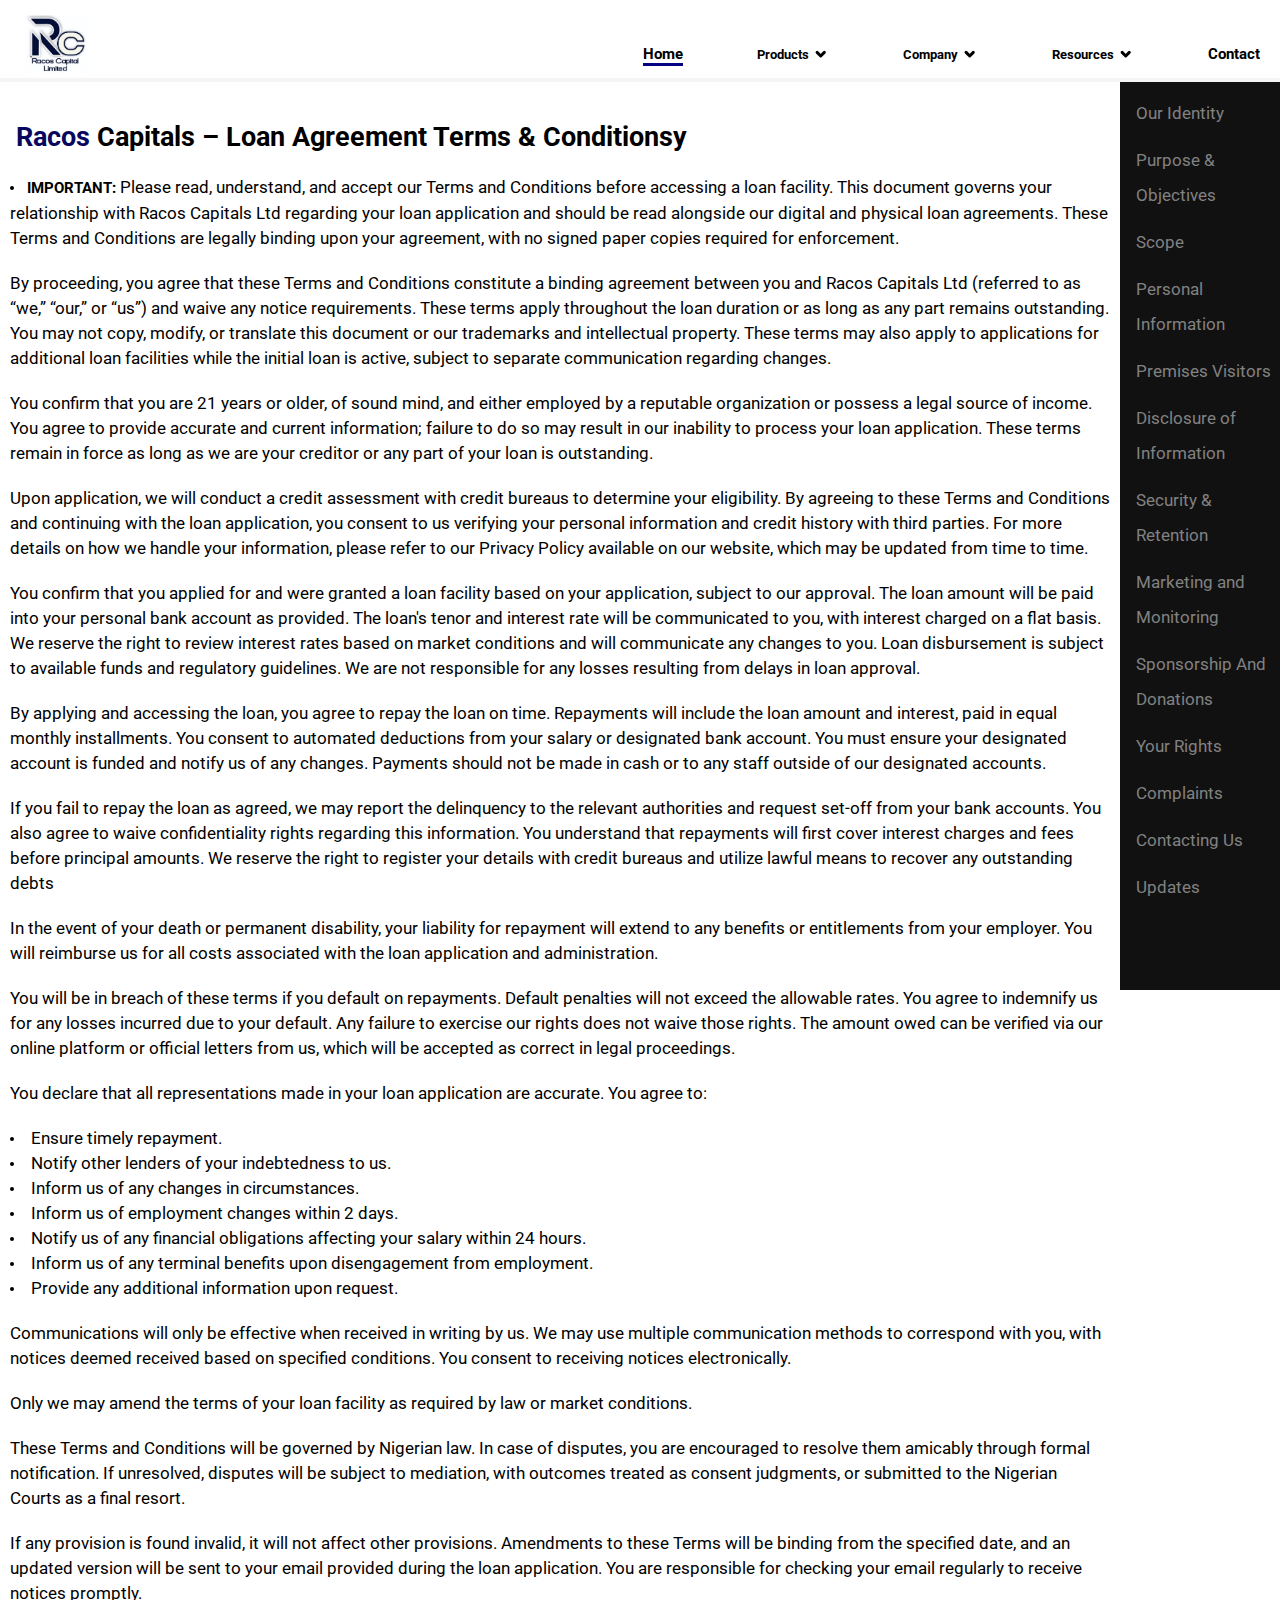
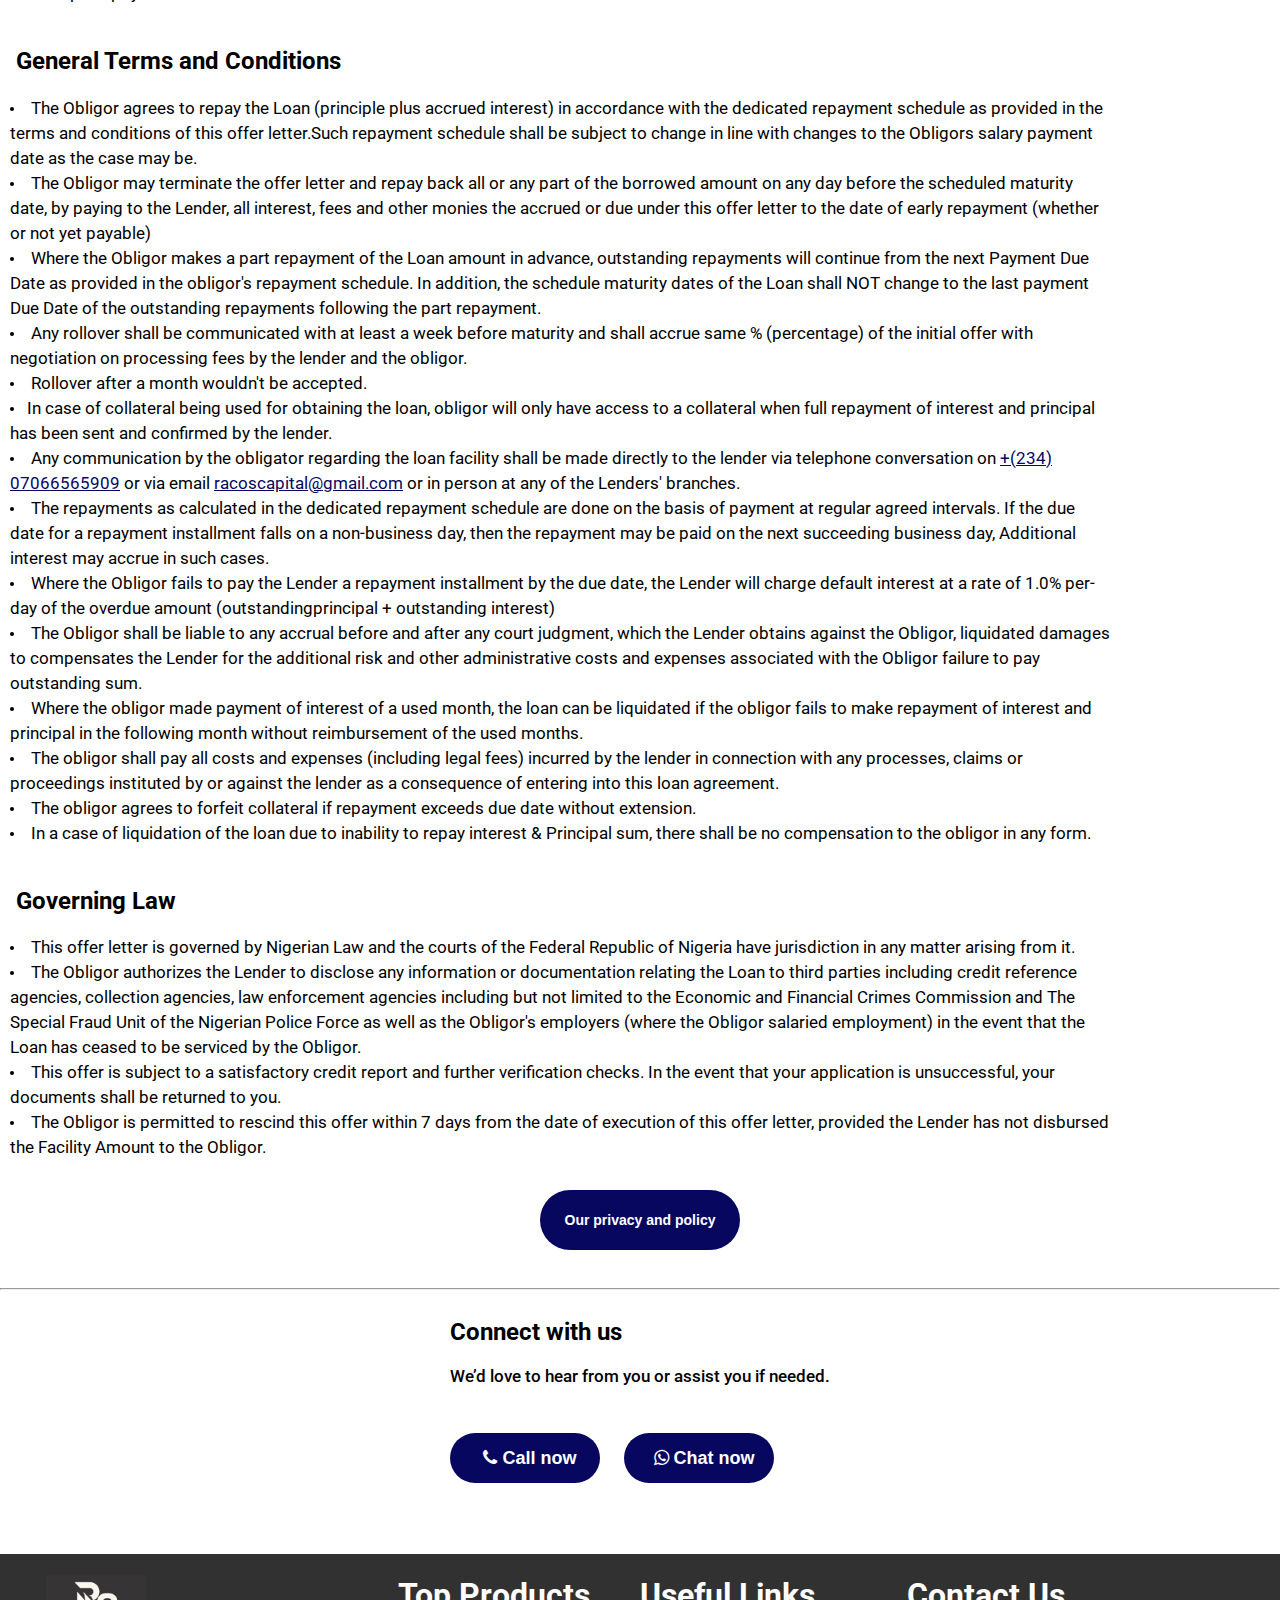
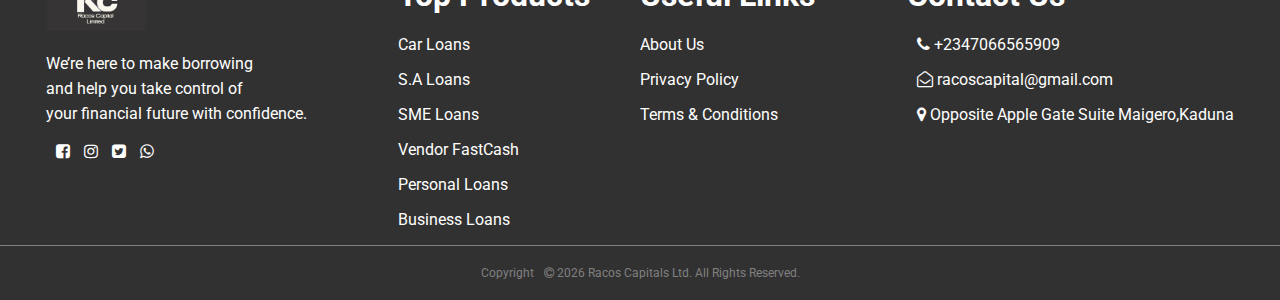
<file: term-condition.html>
<!DOCTYPE html>
<html lang="en">
<head>
<meta charset="UTF-8">
<link rel="preconnect" href="https://fonts.googleapis.com">
<link rel="preconnect" href="https://fonts.gstatic.com" crossorigin>
<link href="https://fonts.googleapis.com/css2?family=Roboto:ital,wght@0,100..900;1,100..900&display=swap" rel="stylesheet">
<meta name="viewport" content="width=device-width, initial-scale=1">
<link rel="stylesheet" href="https://cdnjs.cloudflare.com/ajax/libs/font-awesome/4.7.0/css/font-awesome.min.css">
<title>terms-conditions</title>
<link rel="stylesheet" href="index.css">
<link rel="stylesheet" href="term-condition.css">
</head>
<body>

 <!--------first section--------->
        <section class="header">
            <nav>
               <a href="index.html"><img src="REAL.jpeg"></a>
                <div class="nav-links" id="navlinks">
                   <i class="fa fa-times" onclick="hideMenu()"></i>
                    <ul>
                      <div class="straight">
                        <LI class="home"><a href="index.html" class="active" target="_parent">Home</a></LI>
                      </div>
                        <div class="straight">
                        <LI class="nav__menu-item">
                          <a class="" href="">Products</a>
                          <svg class="chev" viewBox="0 0 25 20" fill="none" stroke="currentColor" stroke-width="5"
                          stroke-linecap="round" stroke-linejoin="round" aria-hidden="true"><polyline points="6 9 12 15 18 9"></polyline></svg>
                          <ul class="nav__submenu">
                           <li class="nav__submenu-item"><a class="car-loan" href="carloan.html" target="_parent">Car loans</a></li>
                           <li class="nav__submenu-item"><a href="SMELOANS.html" target="_parent">SME loans</a></li>
                           <li class="nav__submenu-item"><a href="Businessloans.html" target="_parent">Business loans</a></li>
                           <li class="nav__submenu-item"><a href="Personal.html" target="_parent">Personal loans</a></li>
                            </ul>
                        </LI>
                        </div>
                        <div class="straight">
                        <LI class="nav__menu-item">
                          <a href="#">Company</a>
                           <svg class="chev" viewBox="0 0 25 20" fill="none" stroke="currentColor" stroke-width="5"
                          stroke-linecap="round" stroke-linejoin="round" aria-hidden="true"><polyline points="6 9 12 15 18 9"></polyline></svg>
                           <ul class="nav__submenu">
                           <li class="nav__submenu-item"><a href="Campany.html" target="_parent">About Us</a></li>
                           <li class="nav__submenu-item"><a href="Campany.html" target="_parent">OurValues</a></li>
                           <li class="nav__submenu-item"><a href="Campany.html" target="_parent">Choose us</a></li>
                           <li class="nav__submenu-item"><a href="Campany.html" target="_parent">Our Team</a></li>
                           <li class="nav__submenu-item"><a href="Campany.html" target="_parent">Review</a></li>
                            </ul>
                        </LI>
                        </div>
                        <div class="straight">
                        <LI class="nav__menu-item">
                          <a href="">Resources</a>
                            <svg class="chev" viewBox="0 0 25 20" fill="none" stroke="currentColor" stroke-width="5"
                          stroke-linecap="round" stroke-linejoin="round" aria-hidden="true"><polyline points="6 9 12 15 18 9"></polyline></svg>
                          <ul class="nav__submenu">
                           <li class="nav__submenu-item"><a href="FAQ.HTML" target="_parent">FAQ</a></li>
                           <li class="nav__submenu-item"><a href="privacy.html">Privacy & Terms</a></li>
                            </ul>
                        </LI>
                        </div>
                        <div class="straight">
                        <LI><a class="contact" href="APPLICATIONFOAM.HTML" target="_parent">Contact</a></LI>
                        </div>
                    </ul>
                </div>
              <i class="fa fa-bars" onclick="showMenu()"></i>
            </nav>
        </section>
<nav>
<div class="sidenav">
  <a href="#one">Our Identity</a>
  <a href="#two">Purpose & Objectives</a>
  <a href="#three">Scope</a>
  <a href="#four">Personal Information</a>
  <a href="#five">Premises Visitors</a>
  <a href="#six">Disclosure of Information</a>
  <a href="#seven">Security & Retention</a>
  <a href="#eight">Marketing and Monitoring</a>
  <a href="#nine">Sponsorship And Donations</a>
  <a href="#ten">Your Rights</a>
  <a href="#twelve">Complaints</a>
  <a href="#fourthen">Contacting Us</a>
  <a href="#fifthen">Updates</a>
</div>
 </nav>



<div class="main">
  <h2><span class="color-racos">Racos</span> Capitals – Loan Agreement Terms & Conditionsy</h2>
  <p>
    <span class="dot"></span><span class="bold-com">IMPORTANT:</span> Please read, understand, and accept our Terms and Conditions before accessing a loan facility. This document governs your relationship with Racos Capitals Ltd regarding your loan application and should be read alongside our digital and physical loan agreements. These Terms and Conditions are legally binding upon your agreement, with no signed paper copies required for enforcement.
</p>
</div>
   
<div class="identity" id="one">
  <p>
    By proceeding, you agree that these Terms and Conditions constitute a binding agreement between you and Racos Capitals Ltd (referred to as “we,” “our,” or “us”) and waive any notice requirements. These terms apply throughout the loan duration or as long as any part remains outstanding. You may not copy, modify, or translate this document or our trademarks and intellectual property. These terms may 
    also apply to applications for additional loan facilities while the initial loan is active, subject to separate communication regarding changes.
</p>
</div>
   
<div class="identity" id="two">
  <p>
    You confirm that you are 21 years or older, of sound mind, and either employed by a reputable organization or possess a legal source of income. You agree to provide accurate and current information; 
    failure to do so may result in our inability to process your loan application. These terms remain in force as long as we are your creditor or any part of your loan is outstanding.
  </p>
</div>

<div class="identity" id="three">
  <p>
    Upon application, we will conduct a credit assessment with credit bureaus to determine your eligibility. By agreeing to these Terms and Conditions and continuing with the loan application, you consent to us verifying your personal information 
    and credit history with third parties. For more details on how we handle your information, please refer to our Privacy Policy available on our website, which may be updated from time to time.
  </p>
</div>

<div class="identity" id="four">
  <p>
    You confirm that you applied for and were granted a loan facility based on your application, subject to our approval. The loan amount will be paid into your personal bank account as provided. The loan's tenor and interest rate will be communicated to you, with interest charged on a flat basis. We reserve the right to review interest rates based on market conditions and will communicate any changes to you. Loan disbursement is subject to available funds and regulatory guidelines. We are not responsible for any losses resulting from delays in loan approval.
</p>
</div>

<div class="identity" id="five">
  <p>
    By applying and accessing the loan, you agree to repay the loan on time. Repayments will include the loan amount and interest, paid in equal monthly installments. You consent to automated deductions from your salary or designated bank account. You must ensure your designated 
    account is funded and notify us of any changes. Payments should not be made in cash or to any staff outside of our designated accounts.
</p>
</div>

<div class="identity" id="six">
  <p>    
 If you fail to repay the loan as agreed, we may report the delinquency to the relevant authorities and request set-off from your bank accounts. You also agree to waive confidentiality rights regarding this information. You understand that
 repayments will first cover interest charges and fees before principal amounts. We reserve the right to register your details with credit bureaus and utilize lawful means to recover any outstanding debts
</p>
</div>

<div class="identity" id="six">
  <p>    
 In the event of your death or permanent disability, your liability for repayment will extend to any benefits or entitlements from your employer. You will reimburse us for all costs associated with the loan application and administration.
</p>
</div>
<div class="identity" id="six">
  <p>    
You will be in breach of these terms if you default on repayments. Default penalties will not exceed the allowable rates. You agree to indemnify us for any losses incurred due to your default. Any failure to exercise our rights does not waive those rights. The amount owed can be verified via our online platform or official letters from us, which will be accepted as correct in legal proceedings.
</p>
</div>
<div class="identity" id="eight">
  <p>    
You declare that all representations made in your loan application are accurate. You agree to:
</p>
</div>

<div class="identity" id="seven">
<P class="bold">
  <span class="dot"></span> Ensure timely repayment.
</P>
<P class="bold">
  <span class="dot"></span> Notify other lenders of your indebtedness to us.
</P>
<P class="bold">
  <span class="dot"></span> Inform us of any changes in circumstances.
</P>
<P class="bold">
  <span class="dot"></span> Inform us of employment changes within 2 days.
</P>
<P class="bold">
  <span class="dot"></span> Notify us of any financial obligations affecting your salary within 24 hours.
</P>
<P class="bold">
  <span class="dot"></span> Inform us of any terminal benefits upon disengagement from employment.
</P>
<P class="bold">
  <span class="dot"></span> Provide any additional information upon request.
</P>
</div>

<div class="identity" id="eight">
  <p>    
  Communications will only be effective when received in writing by us. We may use multiple communication methods to correspond with you, with notices deemed received based on specified conditions. You consent to receiving notices electronically.
</p>
</div>
<div class="identity" id="eight">
  <p>    
   Only we may amend the terms of your loan facility as required by law or market conditions.
</p>
</div>
<div class="identity" id="eight">
  <p>    
   These Terms and Conditions will be governed by Nigerian law. In case of disputes, you are encouraged to resolve them amicably through formal notification. If unresolved, disputes will be subject to mediation, with outcomes treated as consent judgments, or submitted to the Nigerian Courts as a final resort.
</p>
</div>
<div class="identity" id="eight">
  <p>    
  If any provision is found invalid, it will not affect other provisions. Amendments to these Terms will be binding from the specified date, and an updated version will be sent to your email provided during the loan application. You are responsible for checking your email regularly to receive notices promptly.
</p>
</div>

<div class="identity" id="nine">
  <h2>General Terms and Conditions</h2>
<P class="bold">
  <span class="dot"></span> The Obligor agrees to repay the Loan (principle plus accrued interest) in accordance with the dedicated repayment schedule as provided in the terms and conditions of this offer letter.Such repayment schedule shall be subject to change in line with changes to the Obligors salary payment date as the case may be.
</P>
<P class="bold">
  <span class="dot"></span> The Obligor may terminate the offer letter and repay back all or any part of the borrowed amount on any day before the scheduled maturity date, by paying to the Lender, all interest, fees and other monies the accrued or due under this offer letter to the date of early repayment (whether or not yet payable)
</P>
<P class="bold">
  <span class="dot"></span> Where the Obligor makes a part repayment of the Loan amount in advance, outstanding repayments will continue from the next Payment Due Date as provided in the obligor's repayment schedule. In addition, the schedule maturity dates of the Loan shall NOT change to the last payment Due Date of the outstanding repayments following the part repayment.
</P>
<P class="bold">
  <span class="dot"></span> Any rollover shall be communicated with at least a week before maturity and shall accrue same % (percentage) of the initial offer with negotiation on processing fees by the lender and the obligor.
</P>
<P class="bold">
  <span class="dot"></span> Rollover after a month wouldn't be accepted.
</P>
<P class="bold">
  <span class="dot"></span>In case of collateral being used for obtaining the loan, obligor will only have access to a collateral when full repayment of interest and principal has been sent and confirmed by the lender.
</P>
<P class="bold">
  <span class="dot"></span> Any communication by the obligator regarding the loan facility shall be made directly to the lender via telephone conversation on <a href="tel:+2347066565909" class="color-racos" target="_parent">+(234) 07066565909</a> or via email <a href="mailto:racoscapital@gmail.com" class="color-racos" target="_parent">racoscapital@gmail.com</a> or in person at any of the Lenders' branches.
</P>
<P class="bold">
  <span class="dot"></span> The repayments as calculated in the dedicated repayment schedule are done on the basis of payment at regular agreed intervals. If the due date for a repayment installment falls on a non-business day, then the repayment may be paid on the next succeeding business day, Additional interest may accrue in such cases.
</P>
<P class="bold">
  <span class="dot"></span> Where the Obligor fails to pay the Lender a repayment installment by the due date, the Lender will charge default interest at a rate of 1.0% per-day of the overdue amount (outstandingprincipal + outstanding interest)
<P class="bold"> 
  <span class="dot"></span> The Obligor shall be liable to any accrual before and after any court judgment, which the Lender obtains against the Obligor, liquidated damages to compensates the Lender for the additional risk and other administrative costs and expenses associated with the Obligor failure to pay outstanding sum.
</P>
<P class="bold">
  <span class="dot"></span> Where the obligor made payment of interest of a used month, the loan can be liquidated if the obligor fails to make repayment of interest and principal in the following month without reimbursement of the used months.
</P>
<P class="bold">
  <span class="dot"></span> The obligor shall pay all costs and expenses (including legal fees) incurred by the lender in connection with any processes, claims or proceedings instituted by or against the lender as a consequence of entering into this loan agreement.
</P>
<P class="bold">
  <span class="dot"></span> The obligor agrees to forfeit collateral if repayment exceeds due date without extension.
</P>
<P class="bold">
  <span class="dot"></span> In a case of liquidation of the loan due to inability to repay interest & Principal sum, there shall be no compensation to the obligor in any form.
</P>
</div>


<div class="identity" id="eleven">
  <h2>Governing Law</h2>
<P class="bold">
  <span class="dot"></span> This offer letter is governed by Nigerian Law and the courts of the Federal Republic of Nigeria have jurisdiction in any matter arising from it.
</P>
<P class="bold">
  <span class="dot"></span> The Obligor authorizes the Lender to disclose any information or documentation relating the Loan to third parties including credit reference agencies, collection agencies, law enforcement agencies including but not limited to the Economic and Financial Crimes Commission and The Special Fraud Unit of the Nigerian Police Force as well as the Obligor's employers (where the Obligor salaried employment) in the event that the Loan has ceased to be serviced by the Obligor.
</P>
<P class="bold">
  <span class="dot"></span> This offer is subject to a satisfactory credit report and further verification checks. In the event that your application is unsuccessful, your documents shall be returned to you.
</P>
<p class="bold">
  <span class="dot"></span> The Obligor is permitted to rescind this offer within 7 days from the date of execution of this offer letter, provided the Lender has not disbursed the Facility Amount to the Obligor.
</p>
</div>

<div class="div-pri">
<button class="privacy-btn">
    <a href="privacy.html">Our privacy and policy</a>
</button>
</div>
<hr>

        <div class="discuss-div">
            <div>
                <h2>
                   Connect with us
                </h2>
                <p>We’d love to hear from you or assist you if needed.</p>
                <button class="button-now">
                  <a href="tel:+2347066565909" target="_blank"><i class="fa fa-phone"></i> Call now</a>
                </button>
                <button class="button-just">
                 <a href="https://wa.me/2347066565909" target="_blank">
                  <i class="fa fa-whatsapp"></i> Chat now</a>
                </button>
            </div>
            </div>

        <!------last section------->
        <section class="last-sec">
          <div class="row-sec" id="fifthen">
            <div>
              <img class="last-image" src="BLACK LOGO Image 2026-02-12 at 2.48.46 PM.jpeg">
              <p class="make-pag">
                We’re here to make borrowing <br> and help you take control of<br> your financial future with confidence.
              </p>
              <p class="fa-paraghraph">
              <a>
                <i class="fa fa-facebook-square"></i>
              </a>
              <a>
                <i class="fa fa-instagram" ></i>
              </a>
              <a>
                <i class="fa fa-twitter-square"></i>
              </a>
              <a href="https://wa.me/2347066565909" target="_blank"><i class="fa fa-whatsapp"></i></a>
              </p>
            </div>
            <div class="useful-div">
              <div class="about-div">
                <h1>Top Products</h1>
                <p>
                <a href="carloan.html" target="_parent">Car Loans</a>
                </p>
                <p>
                <a href="SMELOANS.html" target="_parent">S.A Loans</a>
                </p>
                <p>
                <a href="SMELOANS.html" target="_parent">SME Loans</a>
                </p>
                <P>
                <a href="Businessloans.html" target="_parent">Vendor FastCash</a>
                </P>
                <P>
                <a href="Personal.html" target="_parent">Personal Loans</a>
                </P>
                <p>
                  <a href="Businessloans.html" target="_parent">Business Loans</a>
                </p>
              </div>
              <div class="ho-about">
              <h1>Useful Links</h1>
              <p>
              <a class="ho-about" href="Campany.html" target="_parent">About Us</a>
              </p>
              <p>
              <a href="privacy.html">Privacy Policy</a>
              </p>
              <p>
              <a href="term-condition.html">Terms & Conditions</a>
              </p>
              </div>
            </div>
            <div class="useful">
              <h1>Contact Us</h1>
              <p>
              <a><i class="fa fa-phone"></i> +2347066565909
                </a>
              </p>
              <p>
             <a><i class="fa fa-envelope-open-o"></i> racoscapital@gmail.com
              </a>
              </p>
              <p>
              <a><i class="fa fa-map-marker"></i> Opposite Apple Gate Suite Maigero,Kaduna</a>
              </p>
            </div>
          </div>
        </section>
             
            <div class="copy-div">
                <div>
                 <p>
                  Copyright<i class="fa fa-copyright"></i> 2026 Racos Capitals Ltd. All Rights Reserved.
                </p>
                </div>
            </div>

<!--------javascript for toggle menu----------->
        <script>

            var navlinks = document.getElementById("navlinks")
            function showMenu(){
                navlinks.style.right = "0";
            }
            function hideMenu(){
            navlinks.style.right = "-100%";
            }
            
    // Accordion (product toggle) behavior: multi-open by default
    (function () {
      const list = document.getElementById('accordionList');
      const items = Array.from(list.querySelectorAll('.acc-item'));
      items.forEach((item, idx) => {
        const LI = item.querySelector('.toggle-btn');
        const panel = item.querySelector('.acc-panel');
        const panelId = LI.getAttribute('aria-controls');
        // link aria-labelledby for screen readers
        panel.setAttribute('aria-labelledby', LI.id || '');
        // ensure hidden by default
        panel.hidden = true;
        panel.setAttribute('aria-hidden', 'true');

        // click toggle
        btn.addEventListener('click', (e) => {
          const isOpen = LI.getAttribute('aria-expanded') === 'true';
          if (isOpen) {
            // close
            LI.setAttribute('aria-expanded', 'false');
            panel.setAttribute('aria-hidden', 'true');
            // collapse smoothly
            panel.style.maxHeight = panel.scrollHeight + 'px';
            requestAnimationFrame(() => {
              panel.style.maxHeight = '0px';
              panel.classList.remove('open');
            });
            const handler = (ev) => {
              if (ev.propertyName && ev.propertyName.indexOf('max-height') === -1) return;
              panel.hidden = true;
              panel.removeEventListener('transitionend', handler);
            };
            panel.addEventListener('transitionend', handler);
          } else {
            // open
            LI.setAttribute('aria-expanded', 'true');
            panel.hidden = false;
            panel.setAttribute('aria-hidden', 'false');
            const full = panel.scrollHeight;
            panel.style.maxHeight = full + 'px';
            panel.classList.add('open');
          }
        });

        // keyboard support on button
        LI.addEventListener('keydown', (e) => {
          if (e.key === 'Enter' || e.key === ' ') {
            e.preventDefault();
            LI.click();
          }
        });
      });
    })();
        </script>
      
</body>
</html>
</file>
<file: index.css>
body{
    padding: 0;
    margin: 0;
    width: 100%;
    font-family: "Roboto", sans-serif;
}
.header{
    height:auto;
    width: 100%;
    color:black;
    position: fixed;
    top: 0;
    right: 0;
    z-index:1000 ;
    left:0;
    background-color: #fff;
    cursor: pointer;
    border-bottom: 4px solid whitesmoke;

}

.nav__menu-item {
    display:inline-block;
    position: relative;
    font-size: 15px;
    font-weight: 400;
}
.nav__menu-item a{
     font-size: 13px;
    font-weight: 400;
}
.nav__menu-item:hover {
    background-color:none;
}
.nav__menu-item:hover .nav__submenu {
    display:block;
}
nav a.active{
    border-bottom: 3px solid rgb(4, 4, 130);
}
.nav__submenu {
    display:none;
    text-decoration: none;
    position: absolute;
    top: 30px;
    left:0px;
    background:white;
    padding-top: 10px;
    padding-left: 20px;
    padding-bottom:20px;
    padding-right: 10px;
    border-radius: 10px;

}

.toggle-btn:hover{
    color:blue;
}
.straight a:hover{
 color:blue;
}
.straight{
    display: inline-block;
    position: relative;
    padding-left: 50px;
    transition: 0.15s;
}
@media(max-width:600px){
    .header{
    position: fixed;
    top: 0;
    right: 0;
    left:0;
    }
.nav-links{
    font-size: 16px;
}
.nav__menu-item {
    display: inline-block;
    position: relative;
}
.nav__menu-item:hover {
    background-color:none;
}
.nav__menu-item:hover::after:active .nav__submenu {
    display: block;
}

.nav__submenu {
    display:none;
    text-decoration: none;
    position: absolute;
    top: 30px;
    left:50px;
    background:white;
    padding-top: 10px;
    padding-left: 20px;
    padding-bottom:20px;
    padding-right: 10px;
    border-radius: 10px;
    z-index: 100;
}
.straight{
    display:block;
    position: relative;
    padding-left:10px;
    transition: 0.15s;
}
.nav-links ul li a{
    margin-top: 0;
    color:black;
    text-decoration: none;
    font-size: 16px;
} 
 }
 @media(max-width:768px){
    .header{
    position: fixed;
    top: 0;
    right: 0;
    left:0;
    }
.nav-links{
    font-size: 16px;
}
.nav__menu-item {
    display: inline-block;
    position: relative;
}
.nav__menu-item:hover {
    background-color:none;
}
.nav__menu-item:hover::after:active .nav__submenu {
    display: block;
}

.nav__submenu {
    display:none;
    text-decoration: none;
    position: absolute;
    top: 30px;
    left:50px;
    background:white;
    padding-top: 10px;
    padding-left: 20px;
    padding-bottom:20px;
    padding-right: 10px;
    border-radius: 10px;
    z-index: 100;
}
.straight{
    display:block;
    position: relative;
    padding-left:10px;
    transition: 0.15s;
}
.nav-links ul li a{
    margin-top: 0;
    color:black;
    text-decoration: none;
    font-size: 16px;
} 
 }
@media(max-width:980px){
.header{
position: fixed;
top: 0;
right: 0;
left:0;
 }
.nav-links{
    font-size: 16px;
}
.nav__menu-item {
    display: inline-block;
    position: relative;
}
.nav__menu-item:hover {
    background-color:none;
}
.nav__menu-item:hover::after:active .nav__submenu {
    display: block;
}

.nav__submenu {
    display:none;
    text-decoration: none;
    position: absolute;
    top: 30px;
    left:50px;
    background:white;
    padding-top: 10px;
    padding-left: 20px;
    padding-bottom:20px;
    padding-right: 10px;
    border-radius: 10px;
    z-index: 100;
}
.straight{
    display:block;
    position: relative;
    padding-left:10px;
    transition: 0.15s;
}
.nav-links ul li a{
    margin-top: 0;
    color:black;
    text-decoration: none;
    font-size: 16px;
} 
 }

 .nav__submenu a{
    font-size: 12px;
    font-weight: bold;
    font-style: inherit;

 }
.contact{
    padding-left: 0px;
}
nav{
    display: flex;
    align-items:end;
    padding-top: 10px;
}
nav img{
    width:17%;
    height:10%;
    padding-left: 25px;
    padding-top: 5px;
}
.nav-links{
    flex: 1;
    text-align:end;
    font-size: 15px;
}
.nav-links ul li{
    list-style: none;
    display:inline-block;
    padding-left: 0px;
    padding-right:20px;
    padding-top: 10px;
    margin-top: 0px;
}
.nav-links ul li a{
    margin-top: 0;
    color:black;
    font-weight: bold;
    text-decoration: none;
}
.nav__submenu-item li{
    font-size:10px;

}

.middile-box{
    background-color:#fff7f0;
    width: 100%;
    margin:0px;
    padding-bottom: 15px;
    text-align:start;
    padding-top: 100px;
    
}
.flexible {
    padding-left: 25px;
    margin: 0px;
    margin-bottom: 20px;
    font-size:20px;
    line-height: 35px;
    color: rgb(35, 34, 34);
}
.Credit-span{
    color: rgb(7, 7, 95);
}
.Solution-para{
       font-size:50px;
        text-align:left;
        font-weight: bolder;
        padding-left:20PX;
        line-height:55PX;
        padding-top:0px;
        color: rgb(43, 32, 32);
}
.credit-solution{
    width: 100%;
    background-color:#fff7f0;
    margin-top: 5%;
    display: flex;
    justify-content: space-between;
}
.Solution img{
    width:80%;
    object-fit: contain;
    padding-top: 0px;
    padding-left:100px;   
    
}

.learn-product{
    font-size: 20px;
    font-weight: bold;
    color: white;
    line-height: 30px;
    margin: 0px;
}
.learn-div{
    background-color: rgb(7, 7, 95);
    width: 80%;
    margin-left: 120px;
    display: flex;
    justify-content: space-around;
    padding-top: 30px;
    padding-bottom: 10px;
    border-radius: 20px;
}
.loan-button{
    padding: 15px 40px 15px 40px;
    border-radius: 20px;
    border: none;
    color: rgb(7, 7, 95);
    font-size: 18px;
    font-weight: bold;
} 
nav .fa{
    display: none;
    padding-right: 20px;
}
/* styles for smaller screen*/
@media(max-width:600px){
    nav img{
    width:15%;
    height:10%;
    object-fit: contain;
    padding-left: 10px;
    padding-top: 0px;
}
.nav-links{
    font-size: 16px;
}
    .flexible {
    padding-left: 10px;
    font-size:15px;
    font-weight: bold;
    line-height:19px;
    color: rgb(35, 34, 34);
    text-align:left;
    margin-bottom: 45px;
    }
    .Solution-para{
        font-size:21px;
        text-align: center;
        font-weight: bold;
        line-height: 35PX;
        margin-bottom:0px;
        padding-top: 20px;

    }
    .Solution img{
    width:100%;
    object-fit: contain;
    padding-top: 0px;
    padding-left:0px;   
    
   }
   .Solution{
    justify-content: center;
   }
    p{
    font-size:16px;
    padding-left: 10PX;
    margin: 0px;
    line-height: 30px;
   }
    .credit-solution{
       flex-direction:column;
       margin-top: 0%;
       padding-top: 100PX;
       width: 100%;
    }
    nav .fa{
        display: block;
        padding-top:5px;
        padding-right:10px;
        margin:0px;
        color:rgb(7, 7, 95);
        font-size:32px;
        cursor: pointer;
    }
    .learn-div{
    width: 100%;
    padding-left:0px;
    padding-top: 10px;
    padding-bottom: 10px;
    border-radius: 10px;
   }
  .loan-button{
    padding: 6px 8px 6px 8px;
    border-radius:30px;
    border: none;
    color: rgb(7, 7, 95);
    font-size:8px;
    margin-left:18px;
   }
.learn-product{
    display: none;
} 
    .nav-links ul li{
        display:block;
    }
    .nav-links{
        position: absolute;
        background:white;
        height:34vh;
        width:100%;
        top: 0;
        right:-100%;
        text-align: left;
        z-index: 2;
        transition: 1s;
    }
    .nav-links ul{
        font-size:12px;
        padding: 20px;
    }
    .header{
    height: auto;
     }
}
@media(max-width:768px){
    nav img{
    width:15%;
    height:10%;
    object-fit: contain;
    padding-left: 10px;
    padding-top: 0px;
}
.nav-links{
    font-size: 16px;
}
    .flexible {
    padding-left: 10px;
    font-size:15px;
    font-weight: bold;
    line-height:19px;
    color: rgb(35, 34, 34);
    text-align:left;
    margin-bottom: 45px;
    }
    .Solution-para{
        font-size:21px;
        text-align: center;
        font-weight: bold;
        line-height: 35PX;
        margin-bottom:0px;
        padding-top: 20px;

    }
    .Solution img{
    width:100%;
    object-fit: contain;
    padding-top: 0px;
    padding-left:0px;   
    
   }
   .Solution{
    justify-content: center;
   }
    p{
    font-size:16px;
    padding-left:0PX;
    margin: 0px;
    line-height: 30px;
   }
.middile-box{
    width: 100%;
    margin: 0px;
    padding: 0px;
    padding-top: 100PX;
}
    .credit-solution{
       flex-direction:column;
       width: 100%;
       padding: 0px;
       padding-top: 100PX;
       margin: 0px;
       margin-top: 0%;
    }
    nav .fa{
        display: block;
        padding-top:5px;
        padding-right:10px;
        margin:0px;
        color:rgb(7, 7, 95);
        font-size:32px;
        cursor: pointer;
    }
    .learn-div{
    width: 100%;
    padding-left:0px;
    padding-top: 10px;
    padding-bottom: 10px;
    border-radius: 10px;
   }
  .loan-button{
    padding: 6px 8px 6px 8px;
    border-radius:30px;
    border: none;
    color: rgb(7, 7, 95);
    font-size:8px;
    margin-left:18px;
   }
.learn-product{
    display: none;
} 
    .nav-links ul li{
        display:block;
    }
    .nav-links{
        position: absolute;
        background:white;
        height:34vh;
        width:100%;
        top: 0;
        right:-100%;
        text-align: left;
        z-index: 2;
        transition: 1s;
    }
    .nav-links ul{
        font-size:12px;
        padding: 20px;
    }
    .header{
    height: auto;
     }
}
@media(max-width:980px){
    nav img{
    width:15%;
    height:10%;
    object-fit: contain;
    padding-left: 10px;
    padding-top: 0px;
}
.nav-links{
    font-size: 16px;
}
    .flexible {
    padding-left: 10px;
    font-size:15px;
    line-height:19px;
    color: rgb(35, 34, 34);
    text-align:left;
    margin-bottom: 45px;
    }
    .Solution-para{
        font-size:21px;
        text-align: center;
        font-weight: bold;
        line-height: 35PX;
        margin-bottom:0px;
        padding-top: 20px;

    }
    .Solution img{
    width:100%;
    object-fit: contain;
    padding-top: 0px;
    padding-left:0px;   
    
   }
   .Solution{
    justify-content: center;
   }
    p{
    font-size:16px;
    padding-left: 5PX;
    margin: 0px;
    line-height: 30px;
   }
    .credit-solution{
       flex-direction:column;
       margin-top: 0%;
       width: 100%;
       padding: 0px;
       padding-top: 100PX;
       margin: 0px;
    }
    .middile-box{
        width: 100%;
        margin: 0px;
        padding-top: 100PX;
        padding: 0px;
    }
    nav .fa{
        display: block;
        padding-top: 5px;
        padding-right:10px;
        margin:0px;
        color:rgb(7, 7, 95);
        font-size:32px;
        cursor: pointer;
    }
    .learn-div{
    width: 100%;
    padding-left:0px;
    padding-top: 10px;
    padding-bottom: 10px;
    border-radius: 10px;
   }
  .loan-button{
    padding: 6px 8px 6px 8px;
    border-radius:30px;
    border: none;
    color: rgb(7, 7, 95);
    font-size:8px;
    margin-left: 18px;
   }
.learn-product{
    display: none;
} 
    .nav-links ul li{
        display:block;
    }
    .nav-links{
        position: absolute;
        background:white;
        height:34vh;
        width:100%;
        top: 0;
        right:-100%;
        text-align: left;
        z-index: 2;
        transition: 1s;
    }
    .nav-links ul{
        font-size:12px;
        padding: 20px;
    }
    .header{
    height: auto;
     }
}
@media(max-width:700px){
    .nav-links ul li{
        display: block;
    }
    .header{
    height:auto;
    position: fixed;
    top: 0;
    right: 0;
    left: 0;
     }
    .nav-links{
        position: absolute;
        background:white;
        height:auto;
        width:100%;
        top: 0;
        right:-100%;
        text-align: left;
        z-index: 2;
        transition: 1s;
    }
    .nav-links ul{
        font-size:12px;
        line-height: 30px;
       }
         nav .fa{
        display: block;
        padding-top: 13px;
        padding-right:10px;
        margin:10px;
        color:rgb(7, 7, 95);
        font-size:32px;
        cursor: pointer;
      }
    nav img{
    width:15%;
    height:10%;
    object-fit: contain;
    padding-left: 10px;
    padding-top: 15px;
     }
   .credit-solution{
    flex-direction:column;
    }
    p{
        line-height:30px;
    }
    .flexible{
        text-align: center;
        margin-bottom: 45px;
    }
    .Solution img{
    width:100%;
    object-fit: contain;
    padding-top: 0px;
    padding-left:0px;       
   }
       .Solution-para{
        font-size:22px;
        width: 85%;
        text-align: center;
        font-weight: bold;
        margin-bottom: 10px;
        padding-top: 20px;
    }
    .Solution{
    justify-content: center;
   }
  .learn-div{
    width:90%;
    margin-left: 10px;
    justify-content: start;
    padding-top:10px;
    padding-bottom: 10px;
    border-radius: 10px;
   }
  .loan-button{
    padding: 6px 8px 8px 8px;
    border-radius: 30px;
    border: none;
    color: rgb(7, 7, 95);
    font-size:8px;
    margin-left:18px;
 }

 }

 .video-div{
    margin-top: 40px;
    padding-top: 60PX;
    padding-bottom:0PX;
    background-color: rgb(4, 4, 105);
 }
.phone-image video{
    width:100%;
    height:100vh;
    
}
.phone-image{
    display: flex;
    justify-content: center;
}
@media(max-width:600px){
    .video-div{
    margin-top: 60px;
    padding-top: 0PX;
    margin-left: 1px;
    padding-bottom:20PX;
 }
 .phone-image video{
    width:100%;
    height:45vh;
}
}
@media(max-width:768px){
    .video-div{
    margin-top: 60px;
    padding-top: 0PX;
    margin-left: 1px;
    padding-bottom:20PX;
    
 }
 .phone-image video{
    width:100%;
    height:45vh;
}
}
@media(max-width:980px){
    .video-div{
    margin-top: 60px;
    padding-top: 0PX;
    margin-left: 1px;
    padding-bottom:20PX;
 }
 .phone-image video{
    width:100%;
    height:45vh;
}
}

/*-----second section------*/
.pagination{
    width: 100%;
    margin: auto;
    text-align: center;
    background-color: #fff7f0;
    padding-top: 50px;
    padding-bottom: 20px;
}
.pagination h1{
    font-size: 35px;
    font-weight: 600;
}
.school-now{
    font-size: 15px;
    color:white;
    text-align: left;
    font-weight: 300;
    line-height:24px;
    margin-top: 0px;
    padding-left:18px;
    padding-bottom: 110px;
}
.need{
    font-size: 22px;
    font-weight: bold;
    text-align: left;
    padding-left: 18px;
    color: white;
}
.learn-more{
    text-align: left;
    padding-left: 10px;
    color: white;
    font-size: 16px;
}
.fa{
    padding-left: 10px;
    padding-top: 0px;
}
.row{
    margin-top: 5%;
    display: flex;
    justify-content:space-around;
}
.row-sec a{
    text-decoration: none;
    color: white;
}
.pagination-col{
    flex-basis:22%;
    background:rgb(7, 7, 95);
    border-radius: 10px;
    margin-bottom: 20px;
    box-sizing: border-box;
    transition: 1s;
}
.pagination-col a{
    text-decoration: none;
    color: white;
}
.pagination-col img{
    width: 100%;
    object-fit: contain;
}
.pagination-col:hover{
    box-shadow: 0 0 20px rgba( 0,0,0, 0.2);
}
.pagination h1{
    font-size: 7vh;
    text-align:center ;
}
@media(max-width:600px){
    .row{
        flex-direction:column-reverse;
        padding: 5px;
    }
    .pagination H1{
     font-size:4vh;
    text-align:center ;
   }
   .school-now{
    font-size: 16px;
}
.pagination-col{
    margin-bottom:50px;
}
}
@media(max-width:768px){
    .row{
        flex-direction:column-reverse;
        padding: 5px;
    }
    .pagination H1{
     font-size:4vh;
    text-align:center ;
   }
   .school-now{
    font-size: 16px;
}
.pagination-col{
    margin-bottom:50px;
}
}

@media(max-width:980px){
    .row{
        flex-direction:column-reverse;
        padding: 5px;
    }
    .pagination H1{
     font-size:4vh;
    text-align:center ;
   }
   .school-now{
    font-size: 16px;
}
.pagination-col{
    margin-bottom:50px;
}
    }

.button-now{
    display: inline-block;
    height: 50px;
    width: 150px;
    background-color:rgb(7, 7, 95);
    color: white;
    border-radius:35px;
    font-size:18px;
    margin-top: 30px;
    font-weight:bold;
    border:none;
    transition: 0.3s ease;
    cursor: pointer;

}
.button-just{
  height: 50px;
  width: 150px;
  margin-left: 20px;
  font-size: 18px;
  margin-top: 30px;
  font-weight: bold;
  border: none;
  background-color: rgb(7, 7, 95);
  color: white;
  border-radius: 35px;
  cursor: pointer;
}
.discuss-div a {
    text-decoration:none;
    color: white;
}
.discuss-div p{
    font-size: 17px;
    font-weight: 500;
}
.discuss-div{
    display: flex;
    width: 100%;
    justify-content:center;
    box-sizing: border-box;
    flex-basis: 35%;
    margin: 0px;
    padding-bottom: 70px;
    border-bottom: 1px white solid; 
}
.button-now:hover,.button-just:hover{
   background: black;
   color:white; 
}
@media(max-width:600px){
    .discuss-div{
        flex-direction: column;
        margin-left: 13px;
    }
    .discuss-div h2{
        text-align: start;
        color: rgb(7, 7, 95);
        padding-left: 6px;
        line-height: 32px;
    }

.button-now{
    display: inline-block;
    padding: 1rem 1rem;
    background-color:rgb(7, 7, 95);
    color: white;
    border-radius: 4rem;
    font-size:16px;
    margin-top: 20px;
    font-weight: 600;
    border:none;
    transition: 0.3s ease;
    cursor: pointer;
}
.button-now:hover{
   background: black;
   color:white; 
}
}
@media(max-width:768px){
    .discuss-div{
        flex-direction: column;
        margin-left: 13px;
    }
     .discuss-div h2{
        text-align:start;
        color: rgb(7, 7, 95);
        padding-left: 6px;
     }
.button-now{
    display: inline-block;
    padding: 1rem 1rem;
    background-color:rgb(7, 7, 95);
    color: white;
    border-radius: 4rem;
    font-size:16px;
    margin-top: 20px;
    font-weight: 600;
    border:none;
    transition: 0.3s ease;
    cursor: pointer;
}
.button-now:hover{
   background: black;
   color:white; 
}
}
@media(max-width:980px){
    .discuss-div{
        flex-direction: column;
        margin-left: 13px;
    }
      .discuss-div h2{
        text-align:start;
        color: rgb(7, 7, 95);
        padding-left: 6px;
     }

.button-now{
    display: inline-block;
    padding: 1rem 1rem;
    background-color:rgb(7, 7, 95);
    color: white;
    border-radius: 4rem;
    font-size:16px;
    margin-top: 20px;
    font-weight: 600;
    border:none;
    transition: 0.3s ease;
    cursor: pointer;
}
.button-now:hover{
   background: black;
   color:white; 
}
}

.last-image{
    margin-top: 20px;
    width:100px;
}
.last-sec{
    display: flex;
    background-color: rgb(50, 49, 49);
    flex-direction: row;
    justify-content:space-around;
    color: white;
    width: 100%;
}
.row-sec{
    display: flex;
    background-color: rgb(50, 49, 49);
    flex-direction: row;
    justify-content:space-around;
    color: white;
    width: 100%;
}
.useful-div{
    display: flex;
}
.about-div{
    margin-right:50px;
}
.row-sec p{
    cursor: pointer;
    font-size: 16px;
}
.make-pag{
    line-height: 25px;
}
.useful-div p:hover,.useful p:hover{
    color: rgb(63, 63, 153);
}
.about-div a{
    text-decoration: none;
    color: white;
}
.about-div a:hover{
    color: rgb(63, 63, 153);
}
.ho-about a{
    text-decoration: none;
    color: white;
}
.ho-about a:hover{
    color: rgb(63, 63, 153);
}


@media(max-width:600px){
     .row-sec{
        flex-direction: column;
        padding-left: 10px;
     }
     .about-div{
      margin-right:28px;
     }
     .useful-div h1,.useful h1{
        font-size: 20px;
        font-weight: bold;
        padding-left: 10px;
     }
     .row-sec p{
    cursor: pointer;
    font-size: 15px;
    margin: 0px;
    padding: 0px;
    padding-left: 10px;
    }
    .useful p{
        padding: 0px;
        margin: 0px;
    }
    }
    @media(max-width:768px){
     .row-sec{
        flex-direction: column;
        padding-left: 10px;
     }
     .about-div{
      margin-right:28px;
     }
     .useful-div h1,.useful h1{
        font-size: 20px;
        font-weight: bold;
        padding-left: 10px;
     }
     .row-sec p{
    cursor: pointer;
    font-size: 15px;
    margin: 0px;
    padding: 0px;
    padding-left: 10px;
    }
    .useful p{
        padding: 0px;
        margin: 0px;
    }
    }
    @media(max-width:980px){
     .row-sec{
        flex-direction: column;
        padding-left: 10px;
     }
     .useful-div h1,.useful h1{
        font-size: 20px;
        font-weight: bold;
        padding-left:10px;
     }
    .about-div{
      margin-right:28px;
     }
     .row-sec p{
    cursor: pointer; font-size: 15px;  padding: 0px;
    padding-left:10px;
    }
    .useful p{
        padding: 0px;
        margin: 0px;
    }
  }
    .copy-div{
      display: flex;
      background-color: rgb(50, 49, 49);
      justify-content:center; 
      border-top: 1px solid grey;
      width: 100%;
      padding: 0px;
      margin-right: 0px;

    }
    
    .copy-div p{
        padding-top: 8px;
        padding-bottom: 8px;
        color: gray;
        font-weight:normal;
        font-size: 12px;
    }

     @media(max-width:600px){
    .copy-div p{
        padding-top: 8px;
        padding-bottom: 8px;
        color: gray;
        font-weight:normal;
        font-size: 12px;
    }
    }
    
    @media(max-width:768px){
    .copy-div p{
        padding-top: 8px;
        padding-bottom: 8px;
        color: gray;
        font-weight:normal;
        font-size: 12px;
    }
    }
     @media(max-width:980px){
    .copy-div p{
        color: gray;
        padding-top: 8px;
        padding-bottom: 8px;
        font-weight:normal;
        font-size: 12px;
    }
    }
    .chev:hover{
        color: blue;
    }
    .chev { 
        width:16px;
        height:12px;
        color:var(--orange); 
        transition:transform .22s ease; 
        flex-shrink:0; 
    }
    .toggle-btn[ aria-expanded="true"]

    .chev { 
        transform: rotate(180deg); 
    }
</file>
<file: APPLICATIONFOAM.CSS>
body{
         padding: 0;
         margin: 0;
         width: 100%;
          font-family: "Roboto", sans-serif;
        }
        
        .assist-us{
            padding-top: 100px;
            padding-bottom: 80px;
            color: white;
            background:rgb(7, 7, 95)  ;
            
        }
        .assist-us h2{
            text-align: center;
            font-size:60px;
            margin-top: 30px;
            color:white;
            margin-bottom: 0px;
            font-weight: 500;
        }
        .assist-us p{
            text-align:center ;
            font-size: 25px;
            margin: 0px;
            color: white;

        }
        @media(max-width:600px){
           .assist-us{
            padding-top: 110px;
            padding-bottom: 50px;
            
        }
        .assist-us h2{
            text-align: center;
            font-size:27px;
            color: white;
        }
        .assist-us p{
            text-align:center ;
            font-size: 17px;
            font-weight:none;
            margin: 0px;
        }
        }

         @media(max-width:768px){
           .assist-us{
            padding-top: 110px;
            padding-bottom: 50px;
            
        }
        .assist-us h2{
            text-align: center;
            font-size:27px;
            color: white;
        }
        .assist-us p{
            text-align:center ;
            font-size: 17px;
            font-weight: none;
            margin: 0px;
        }
        }

        @media(max-width:980px){
           .assist-us{
            padding-top: 100px;
            padding-bottom: 50px;
            
        }
        .assist-us h2{
            text-align: center;
            font-size:27px;
            color: white;
        }
        .assist-us p{
            text-align:center ;
            font-size: 17px;
            font-weight: none;
            margin: 0px;
        }
        }

        .deform {
            background: linear-gradient(135deg, #fff7f0 0%, #fff7f0 100%);
            min-height: 100vh;
            width: 100%;
            display: flex;
            justify-content: center;
            align-items: center;
            padding: 0px;
            margin-bottom: 60px;
        }
        
        .form-container {
            background: white;
            margin-top: 100px;
            border-radius: 20px;
            box-shadow: 0 15px 35px rgba(0, 0, 0, 0.2);
            padding: 40px;
            z-index: 2;
            width: 100%;
            max-width: 500px;
            animation: fadeIn 0.6s ease-out;
        }
        
        @keyframes fadeIn {
            from { opacity: 0; transform: translateY(-20px); }
            to { opacity: 1; transform: translateY(0); }
        }
        
        .form-header {
            text-align: center;
            margin-bottom: 30px;
        }
        
        .form-header h1 {
            color: rgb(7, 7, 95);
            font-size: 28px;
            margin-bottom: 10px;
        }
        
        .form-header p {
            color:black;
            font-size: 16px;
            line-height: 20px;
            font-weight: none;
        }
        
        .form-group {
            margin-bottom: 20px;
            position: relative;
        }
        
        .form-group label {
            display: block;
            margin-bottom: 8px;
            color:rgb(37, 37, 52);
            font-weight: 600;
            font-size: 14px;
        }
        
        .form-group input,
        .form-group select,
        .form-group textarea {
            width: 100%;
            padding: 14px;
            border: 2px solid #e1e1e1;
            border-radius: 12px;
            font-size: 16px;
            transition: all 0.3s ease;
            outline: none;
        }
        
        .form-group input:focus,
        .form-group select:focus,
        .form-group textarea:focus {
            border-color: rgb(98, 98, 100);
            box-shadow: 0 0 0 3px rgba(52, 152, 219, 0.1);
        }
        
        .form-group textarea {
            min-height: 120px;
            resize: vertical;
        }
        
        .form-row {
            display: flex;
            gap: 15px;
        }
        
        .form-row .form-group {
            flex: 1;
        }
        
        .submit-btn {
            width: 100%;
            background: linear-gradient(135deg, #06025e 0%, #0e014a 100%);
            color: white;
            border: none;
            padding: 16px;
            border-radius: 12px;
            font-size: 18px;
            font-weight: 500;
            cursor: pointer;
            transition: all 0.3s ease;
            text-transform: uppercase;
            letter-spacing: 1px;
        }
        
        .submit-btn:hover {
            transform: translateY(-2px);
            box-shadow: 0 8px 25px rgba(42, 35, 124, 0.4);
        }
        
        .submit-btn:active {
            transform: translateY(0);
        }
        
        .error-message {
            color: #140158;
            font-size: 14px;
            margin-top: 5px;
            display: none;
        }
        
        .success-message {
            background: #6d93e6;
            color:rgb(9, 9, 44);
            padding: 15px;
            border-radius: 12px;
            margin-bottom: 20px;
            text-align: center;
            display: none;
        }
        
        .required {
            color: rgb(9, 9, 44);
        }
        
        @media (max-width: 600px) {
            .form-container {
                padding: 30px 45px;
                margin-top: 0px;
            }
            
            .form-row {
                flex-direction: column;
                gap: 20px;
            }
            .form-header h1 {
            color: rgb(7, 7, 95);
            font-size: 25px;
            margin-bottom: 10px;
           }
        
        .form-header p {
            color:black;
            font-size: 16px;
        }
        }
        @media (max-width: 768px) {
            .form-container {
                padding: 30px 45px;
                 margin-top: 0px;
            }
            
            .form-row {
                flex-direction: column;
                gap: 20px;
            }
            .form-header h1 {
            color: rgb(7, 7, 95);
            font-size: 25px;
            margin-bottom: 10px;
           }
        
        .form-header p {
            color:black;
            font-size: 16px;
        }
        }

        @media (max-width: 980px) {
            .form-container {
                padding: 30px 45px;
                 margin-top: px;
                
            }
            
            .form-row {
                flex-direction: column;
                gap: 20px;
            }
        .form-header h1 {
            color: rgb(7, 7, 95);
            font-size: 25px;
            margin-bottom: 10px;
           }
        
        .form-header p {
            color:black;
            font-size: 16px;
        }
        }
     
.last-image{
    margin-top: 20px;
    width:100px;
}
.last-sec{
    width:100%;
    background: black;
}

.row-sec{
    display: flex;
    flex-direction: row;
    justify-content:space-around;
    color: white;
    width: 100%;
}
.useful-div{
    display: flex;
}
.about-div{
    margin-right:50px;
}
.last-sec p{
    cursor: pointer;
    font-size: 18px;
}
.make-pag{
    line-height: 25px;
}
.useful-div p:hover,.useful p:hover{
    color: rgb(58, 58, 249);
}

@media(max-width:600px){
     .row-sec{
        flex-direction: column;
        padding-left: 10px;
     }
     .about-div{
      margin-right:28px;
     }
     .useful-div h1,.useful h1{
        font-size: 21px;
        font-weight: bolder;
        padding-left: 10px;
     }
     .last-sec p{
    cursor: pointer;
    font-size: 15px;
    margin: 0px;
    padding: 0px;
    padding-left: 10px;
    }
    .useful p{
        padding: 0px;
        margin: 0px;
    }
    }
    @media(max-width:768px){
     .row-sec{
        flex-direction: column;
        padding-left: 10px;
     }
     .about-div{
      margin-right:28px;
     }
     .useful-div h1,.useful h1{
        font-size: 21px;
        font-weight: bolder;
        padding-left: 10px;
     }
     .last-sec p{
    cursor: pointer;
    font-size: 15px;
    margin: 0px;
    padding: 0px;
    padding-left: 10px;
    }
    .useful p{
        padding: 0px;
        margin: 0px;
    }
    }
    @media(max-width:980px){
     .row-sec{
        flex-direction: column;
        padding-left: 10px;
     }
     .useful-div h1,.useful h1{
        font-size: 21px;
        font-weight: bolder;
        padding-left:10px;
     }
    .about-div{
      margin-right:28px;
     }
     .last-sec p{
    cursor: pointer;
    font-size: 15px;
    margin: 0px;
    padding: 0px;
    padding-left:10px;
    }
    .useful p{
        padding: 0px;
        margin: 0px;
    }

    }
    .copy-right{
        width: 100%;
        background: black;
        margin: 0px;
    }
    .copy-div{
      margin: 0px;
      display: flex;
      justify-content: center; 
      border-top: 2px solid grey ;
      width: 100%;
    }
    .copy-div p{
        color: gray;
        font-weight: 100;
        font-size: 15px;
    }
    @media(max-width:600px){
    .copy-right{
        padding-top: 20px;
        padding-bottom: 20px;
        margin: 0px;
        background-color: black;
        width: 100%;
    }
    .copy-div{
      display: flex;
      background: black;
      justify-content:center; 
      border-top: 2px solid grey;
      width: 100%;

    }
    .copy-div p{
        color: gray;
        font-weight:normal;
        font-size: 13px;
    }
    }
    @media(max-width:768px){
    .copy-right{
        width: 100%;
        background: black;
        padding-top: 20px;
        padding-bottom: 20px;
        margin: 0px;
    }
    .copy-div{
      background: black;
      display: flex;
      justify-content:center; 
      border-top: 2px solid grey ;
      width: 100%;
      margin: 0px;
      margin-left:0px;

    }
    .copy-div p{
        color: gray;
        font-weight:normal;
        font-size: 13px;
    }

    }
     @media(max-width:980px){
    .copy-right{
        width: 100%;
        background: black;
        padding-top: 20px;
        padding-bottom: 20px;
        margin: 0px;
    }
    .copy-div{
      background: black;
      display: flex;
      justify-content:center; 
      border-top: 2px solid grey ;
      width: 100%;
      margin-left: 0px;
      margin: 0px;

    }
    .copy-div p{
        color: gray;
        font-weight:normal;
        font-size: 13px;
    }


    }
</file>
<file: Business.css>
body{
    padding: 0;
    margin: 0;
     font-family: "Roboto", sans-serif;
}
.take-div{
  width: 100%;
  display: flex;
  background: #fff7f0;
  justify-content: space-around;
  padding-top:120px;
}
.control-div{
  width:500px;
}
.control-div h1{
  font-size: 40px;
  font-weight: bold;
  line-height:45px;
  margin-top: 0px;
}
.control-div p{
  font-size: 19px;
  font-weight: 500;
  line-height: 30px;
}
.colour-quick{
  color: rgb(7, 7, 95);
}
.collateral{
  color: rgb(7, 7, 95);
}
.take-div img{
    width: 510px;
    height: 380px;
    margin-left: -50px;
}
@media(max-width:600px){
  .take-div{
    flex-direction: column;
    justify-content: center;
  }
  .control-div{
  width:100%;
  text-align: center;
}
  .control-div h1{
  font-size: 30px;
  font-weight: bold;
  margin-top: 0px;
}
.control-div p{
  font-size:19px;
  font-weight: 500;
  line-height:33px;
  margin-bottom: 40px;
}
.take-div img{
    width: 100%;
    height:auto;
    margin-left:0px;
}
}
@media(max-width:768px){
  .take-div{
    flex-direction: column;
    justify-content: center;
  }
  .control-div{
  width:100%;
  text-align: center;
}
  .control-div h1{
  font-size: 30px;
  font-weight: bold;
  margin-top: 0px;
}
.control-div p{
  font-size:19px;
  font-weight: 500;
  line-height:33px;
  margin-bottom: 40px;
}
.take-div img{
        width:100%;
        height:auto;
        margin-left: 0px;
}
}
@media (max-width: 980px) {
    .producthero-right img {
        width:100%;
        height: auto;
        margin-left: 0px;
    }
    .take-div{
    flex-direction: column;
    justify-content: center;
  }
  .control-div{
  width:100%;
  text-align: center;
   }
  .control-div h1{
  font-size: 30px;
  font-weight: bold;
  margin-top: 0px;
  }
.control-div p{
  font-size:19px;
  font-weight: 500;
  line-height:33px;
  margin-bottom: 40px;
  }
}
.background-div{
  width: 80%;
  flex: 1 1 1;
  display: flex;
  justify-content: space-between;
  background: #fff7f0;
  padding-top: 30px;
  padding-left: 30px;
  padding-bottom: 10px;
  margin-left: 120px;
  border: 1px solid rgb(7, 7, 95);
  border-radius: 20px;

}
.apply-now{
  margin-top: 20px;
}
.follow-step{
   display: flex;
   justify-content: center;
}
.follow-step h1{
  font-size: 30px;
  line-height: 30px;
  padding-left: 10px;
}
.step{
  font-size:18px;
  font-weight: bold;
}
.number-btn{
  height: 40px;
  font-size: 18px;
  font-weight:bold;
  width:40px;
  color:white;
  background-color: rgb(7, 7, 95);
  border-radius:25px;
  border: none;
}
.apply-now{
  padding-top: 15px;
  padding-bottom: 15px;
  padding-left: 40px;
  padding-right: 40px;
  border: none;
  font-size: 17px;
  font-weight: bold;
  color: white;
  background: linear-gradient(to right, #231204, #020555);
  border-radius: 25px;
  margin-bottom: 30px;
  transition:1s;

}
.space-div h2{
  font-size:20px;
}
.apply-now:hover{
  background-color: black;
}
@media(max-width:600px){
  .follow-step h1{
  font-size: 20px;
  font-weight: 500;
}
.step{
  font-size:18px;
  font-weight: bold;
  opacity: 0;
}
.background-div{
  width:90%;
  display: flex;
  flex-direction: column;
  justify-content:start;
  background: #fff7f0;
  padding-top: 10px;
  padding-left: 10px;
  padding-bottom: 10px;
  margin-left:12px;
}
.follow-step{
   display: flex;
   justify-content: center;
}
.space-div h2{
  font-size:20px;
  color: rgb(7, 7, 95);
}
.space-div p{
  font-size: 15px;
  margin: 0px;
  font-weight: 500;
}
}
@media(max-width:768px){
  .follow-step h1{
  font-size:20px;
  font-weight: 500;
}
.step{
  font-size:18px;
  font-weight: bold;
  opacity: 0;
}
.background-div{
  width:90%;
  display: flex;
  flex-direction: column;
  justify-content:start;
  background: #fff7f0;
  padding-top: 10px;
  padding-left:10px;
  padding-bottom: 10px;
  margin-left:12px;
}
.follow-step{
   display: flex;
   justify-content: center;
}
.space-div h2{
  font-size:20px;
}
.space-div p{
  font-size: 15px;
  margin: 0px;
  font-weight: 500;
}
}
@media(max-width:980px){
  .follow-step h1{
  font-size: 20px;
  font-weight: 500;
}
.step{
  font-size:18px;
  font-weight: bold;
  opacity: 0;
}
.background-div{
  width:90%;
  display: flex;
  flex-direction: column;
  justify-content:start;
  background: #fff7f0;
  padding-top: 10px;
  padding-left:10px;
  padding-bottom: 10px;
  margin-left:12px;
}
.follow-step{
   display: flex;
   justify-content: center;
}
.space-div h2{
  font-size:20px;
}
.space-div p{
  font-size: 17px;
  margin: 0px;
  font-weight: 500;
}
}

.offer-div{
  width: 100%;
  display: flex;
  background:rgb(7, 7, 95);
  justify-content: space-around;
  padding-bottom: 50px;
  padding-top:120px;
}
.what-div{
  width:500px;
  color:white;
}
.what-div h1{
  font-size: 35px;
  font-weight: bolder;
  margin-top: 0px;
}
.what-div h2{
  font-size: 20px;
  margin: 0px;
  margin-top: 30px;
}
.what-div p{
  margin: 0px;
  font-size: 18px;
  line-height: 30px;
}
.offer-div img{
    width: 510px;
    height: 500px;
    margin-left: -50px;
}
@media(max-width:600px){
  .offer-div{
    flex-direction: column;
    justify-content: center;
    padding-top: 60px;
    padding-bottom: 20px;
  }
  .what-div{
  width:100%;
  text-align: left;
}
  .what-div h1{
  font-size:38px;
  font-weight: bolder;
  margin-top: 10px;
  text-align: center;
}
.colla{
  margin-left: 30px;
}
  .what-div h2{
    font-size: 19px;
   }
.what-div p{
  font-size:18px;
  font-weight: 400;
  line-height:32px;
  margin-bottom: 40px;
}
.offer-div img{
    width: 100%;
    height:auto;
    margin-left:0px;
}
}
@media(max-width:768px){
  .offer-div{
    flex-direction: column;
    justify-content: center;
    padding-top: 60px;
    padding-bottom: 20px;
  }
  .what-div{
  width:100%;
  text-align: left;
}
  .what-div h1{
  font-size: 38px;
  font-weight: bolder;
  margin-top: 10px;
  text-align: center;
}
.colla{
  margin-left: 30px;
}
.what-div p{
  font-size:18px;
  font-weight: 400;
  line-height:32px;
  margin-bottom: 40px;
}
  .what-div h2{
    font-size: 19px;
   }
.take-div img{
        width:100%;
        height:auto;
        margin-left: 0px;
}
}
@media (max-width: 980px) {
    .offer-div{
    flex-direction: column;
    justify-content: center;
    padding-top: 60px;
    padding-bottom: 20px;
  }
  .what-div{
  width:100%;
  text-align:left;
   }
   .colla{
  margin-left: 30px;
}
   .what-div h2{
    font-size: 19px;
   }
  .what-div h1{
  font-size: 38px;
  font-weight: bolder;
  margin-top:10px;
  text-align: center;
  }
.what-div p{
  font-size:18px;
  font-weight: 400;
  line-height:32px;
  margin-bottom: 40px;
  }
}

.criteria-div{
  width: 100%;
  display: flex;
  margin-bottom: 50px;
  justify-content: space-around;
}
.car-div p{
  color:black;
  margin: 0px;
  font-size: 17px;
  font-weight: 500;
  line-height: 30px;
}
.car-div h1{
  color: rgb(7, 7, 95);
  font-size: 35px;
}
.car-div h2{
  color: rgb(7, 7, 95);
  font-size: 19px;
  margin-bottom: 0px;
}
.passport-div p{
  color: black;
  margin: 0px;
  font-weight: 500;
  font-size: 17px;
  line-height: 30px;
}
.passport-div h2{
  color: rgb(7, 7, 95);
  margin-bottom: 0px;
  font-size: 19px;
}
.pass-para{
  margin-top:75px;
}
@media(max-width:600px) {
  .criteria-div{
    flex-direction: column;
    justify-content: center;
  }
  .car-div h1{
  color: rgb(7, 7, 95);
  font-size: 30px;
  text-align: center;
  padding-left: 10px;
}
.car-div h2{
  margin-bottom: 0px;
  color: rgb(7, 7, 95);
  font-size: 19px;
}
.passport-div h2{
  margin-bottom: 0px;
  font-size: 19px;
  color: rgb(7, 7, 95);
}
.passport-div p{
  font-size: 17px;
  color: black;
  margin: 0px;
}
.pass-para{
  margin-top:15px;
}
.car-div p{
  font-size: 17px;
  color: rgb(7, 7, 95);
  margin: 0px;
}
}
@media(max-width:768px) {
  .criteria-div{
    flex-direction: column;
    justify-content: center;
  }
  .car-div h1{
  color: rgb(7, 7, 95);
  text-align: center;
  font-size: 30px;
  padding-left: 10px;
}
.car-div h2{
  margin-bottom: 0px;
  color: rgb(7, 7, 95);
  font-size: 19px;
}
.passport-div h2{
  margin-bottom: 0px;
  font-size: 19px;
  color: rgb(7, 7, 95);
}
.passport-div p{
  color: black;
  font-size: 17px;
  margin: 0px;
}
.pass-para{
  margin-top:15px;
}
.car-div p{
  font-size: 17px;
  margin: 0px;
  color: black;
}
}
@media(max-width:980px) {
  .criteria-div{
    flex-direction: column;
    justify-content: center;
  }
  .car-div h1{
  color: rgb(7, 7, 95);
  font-size: 30px;
  text-align: center;
  padding-left: 10px;
}
.car-div h2{
  color: rgb(7, 7, 95);
  margin-bottom: 0px;
  font-size: 19px;
}
.passport-div h2{
  margin-bottom: 0px;
  font-size: 19px;
  color: rgb(7, 7, 95);
}
.passport-div p{
  color: black;
  font-size: 17px;
  margin: 0px;
}
.pass-para{
  margin-top:15px;
}
.car-div p{
  color: black;
  font-size: 17px;
  margin: 0px;
}
}
.disburse-div{
  width: 100%;
  display: flex;
  background:#fff7f0;
  justify-content: space-around;
  border-top: 1px solid rgb(7, 7, 95);
  border-bottom: 1px solid rgb(7, 7, 95);
  padding-bottom: 70px;
  padding-top:50px;
}
.next-div{
  width:500px;
}
.next-div h1{
  color: rgb(7, 7, 95);
  font-size: 35px;
  font-weight: bolder;
  margin-top: 0px;
}
.next-div h2{
  margin: 0px;
  color: rgb(7, 7, 95);
  font-size: 20px;
  margin-top: 30px;
}
.next-div p{
  margin: 0px;
  font-size: 18px;
  line-height: 30px;
}
.disburse-div img{
    width:100%;
    height: 400px;
    margin-left: -50px;
}
@media(max-width:600px){
  .disburse-div{
    justify-content: center;
    flex-direction: column;
    padding-bottom: 50px;
  }
  .next-div{
  width:100%;
}
.next-div p{
  font-size: 17px;
  font-weight: 500;
  color: black;
}
.next-div h1{
  padding-left: 10px;
  color: rgb(7, 7, 95);
}
.disburse-div img{
    width:100%;
    height: 400px;
    margin-left: -20px;
}
.next-div h2{
  margin: 0px;
  color: rgb(7, 7, 95);
  font-size: 19px;
  margin-top: 30px;
}
}
@media(max-width:768px){
  .disburse-div{
    justify-content: center;
    flex-direction: column;
    padding-bottom: 50px;
  }
  .next-div{
  width:100%;
}
.next-div p{
  color: black;
  font-size: 17px;
  font-weight: 500;
}
.next-div h1{
  padding-left: 10px;
}
.disburse-div img{
    width:100%;
    height: 400px;
    margin-left: -20px;
}
.next-div h2{
  color: rgb(7, 7, 95);
  margin: 0px;
  font-size: 19px;
  margin-top: 30px;
}
}
@media(max-width:980px){
  .disburse-div{
    justify-content: center;
    flex-direction: column;
    padding-bottom: 50px;
  }
  .next-div{
  width:100%;
  color: black;
}
.next-div p{
  font-size: 17px;
  font-weight: 500;
  color: black;
}
.next-div h1{
  padding-left: 10px;
}
.disburse-div img{
    width:100%;
    height: 400px;
    margin-left: -20px;
}
.next-div h2{
  margin: 0px;
  font-size: 19px;
  margin-top: 30px;
  color: rgb(7, 7, 95);

}

}
</file>
<file: Campany.css>
body{
    padding: 0;
    margin: 0;
    scroll-behavior: smooth;
     font-family: "Roboto", sans-serif;
}

.trust-part{
  width: 100%;
  height:auto;
}
.nav-links ul li a{
    margin-top: 0;
    color:black;
    font-weight: bold;
    text-decoration: none;
    font-size: 13px;
}
.turst-racos{
   color: white;
   justify-content: center;
  background: rgb(7, 7, 95);
  padding-top: 80px;
  padding-bottom: 80px;
}
.turst-racos h1{
  text-align: center;
  font-size: 60px;
  font-family: Arial, Helvetica, sans-serif;
  font-weight:500;
  line-height: 70px;
  margin-bottom: 15px;
}
.turst-racos p{
  text-align: center;
  font-size: 20px;
  font-family: Arial, Helvetica, sans-serif;
  font-weight: 600;
  margin-top: 0px;
  line-height: 30px;
}
@media(max-width:600px){
  .trust-part{
    padding-bottom: 0PX;
    padding-top: 0PX;
  }
  .turst-racos{
    padding-bottom: 0px;
    padding-top: 0px;
  }
.turst-racos h1{
  font-size: 30px;
  font-weight: bold;
  line-height: 42px;
  width: 100%;
  padding-top: 110PX;
}
.turst-racos p{
  font-weight: normal;
  font-size: 18Px;
  line-height: 30px;
  margin: 0px;
  padding-bottom: 50px;

}
}
@media(max-width:768px){
  .trust-part{
    padding-bottom: 0PX;
    padding-top: 0PX;
  }
  .turst-racos{
    padding-bottom: 0px;
    padding-top: 0px;
  }
.turst-racos h1{
  font-size: 30px;
  font-weight: bold;
  line-height: 42px;
  width: 100%;
  padding-top: 110PX;
}
.turst-racos p{
  font-weight: normal;
  font-size: 18px;
  line-height: 30px;
  margin: 0px;
  padding-bottom: 50px;

}
}
@media(max-width:980px){
  .trust-part{
    padding-bottom: 0PX;
    padding-top: 0PX;
  }
  .turst-racos{
    padding-bottom: 0px;
    padding-top: 0px;
  }
.turst-racos h1{
  font-size: 30px;
  font-weight: bold;
  line-height: 42px;
  width: 100%;
  padding-top: 110PX;
}
.turst-racos p{
  font-weight: normal;
  font-size: 18px;
  line-height: 30px;
  margin: 0px;
  padding-bottom: 50px;

}
}

.OURS-VISION{
  display: flex;
  flex-direction: row;
  gap: 80px;
  justify-content: center;
  margin-top: 70px;
}
.thrive{
  background: rgb(7, 7, 95);
  padding: 20px 20px;
  border: none;
  border-radius: 10px;
  color: white;
}
.thrive p{
  font-size: 20px;
  line-height: 30px;
  width: 400px;
}
.thrive h1{
  font-size: 33px;
}
.vision-icon{
  width: 58px;
}
.mission-icon{
  width: 68px;
}
@media(max-width:600px){
  .OURS-VISION{
    flex-direction: column;
    gap: 20px;
    padding: 10%;
    margin-top: 40px;
  }
  .thrive{
    padding-bottom: 50px;
  }
  .thrive p{
    width:100%;
    font-size: 17PX;
  }
  .vision-icon{
  width: 55px;
}

  .thrive h1{
  font-size: 25px;
}
}
@media(max-width:768px){
  .OURS-VISION{
    flex-direction: column;
    gap: 20px;
    padding: 10%;
    margin-top: 40px;
  }
    .thrive{
    padding-bottom: 50px;
  }
    .thrive p{
    width:100%;
    font-size: 17PX;
  }
  .thrive h1{
  font-size:25px;
}
.vision-icon{
  width: 55px;
}
}
@media(max-width:980px){
  .OURS-VISION{
    flex-direction: column;
    justify-content: space-around;
    margin-top: 40px;
  }
    .thrive{
    padding-bottom: 50px;
  }
    .thrive p{
    width:100%;
    font-size: 17PX;
  }
  .thrive h1{
  font-size:25px;
}
  .vision-icon{
  width: 55px;
}
}

.fasts-div{
  display: flex;
  flex-direction: row;
  gap: 80px;
  justify-content: center;
  margin-top: 70px;
}
.sec-choose{
  background-color:#fff7f0;
  padding: 20px 20px;
  border: none;
  border-radius: 10px;
  color:black;
}
.charge-icon{
  width: 28px;
  height: 28px;
}
.us-choose{
  text-align: center;
  margin-top: 60px;
  font-size:50px ;
  color: rgb(7, 7, 95);
}
.transparent-div h1{
  color: rgb(7, 7, 95);
  font-size: 20px;
}

.transparent-div{
  background:white;
  padding: 20px 10px;
  border: none;
  border-radius: 10px;
}
@media(max-width:600px){
  .fasts-div{
    flex-direction: column;
    justify-content: space-around;
    margin-top: 30px;
    }
  
  .us-choose{
    font-size: 35px;
    margin-top: 40px;
  }
  .transparent-div p{
    margin-top: 10px;
    font-size: 17PX;
    color: rgb(7, 7, 95);
    font-weight: 400;
  }
  .darb-quick{
    margin-left: 12px;
  }
}
@media(max-width:768px){
  .fasts-div{
    flex-direction: column;
    justify-content: space-around;
    margin-top: 30px;
    }
  .us-choose{
    font-size: 35px;
    margin-top: 40px;
  }
  .transparent-div p{
    margin-top: 10px;
    font-size: 17PX;
    color: rgb(7, 7, 95);
    font-weight: 400;
  }
  .darb-quick{
    margin-left: 12px;
  }
}
@media(max-width:980px){
  .fasts-div{
    flex-direction: column;
    justify-content: space-around;
    margin-top: 30px;
  }
  .us-choose{
    font-size: 35px;
    margin-top: 40px;
  }
  .transparent-div p{
    margin-top: 10px;
    font-size: 17PX;
    font-weight: 400;
    color: rgb(7, 7, 95);
  }
  .darb-quick{
    margin-left: 12px;
  }
}

.team-div{
    display: flex;
    justify-content: space-around;
    padding-top: 40px;
    padding-bottom: 30px;
}
.term-image img{
    position: relative;
    width:300px;
    justify-content: center;
    height: 300px;
    border-radius:150px;
    box-shadow: 0 0 25px solid rgb(88, 115, 222);
    cursor: pointer;
    transition: 0.2s linear;
}
.term-image h4{
    text-align: center;
    margin: 0px;
}
.term-image h6{
    text-align: center;
    margin: 0px;
}
@media(max-width:600px){
    .term-image h4{
    text-align: center;
    font-weight: 500;
    font-size:19px ;
    margin: 0px;
    margin-top: 20px;
}
    .term-image h6{
    text-align: center;
    font-size:13px;
    font-weight: 500;
    margin: 0px;
    margin-top: 20px;
}
.term-image{
    margin-bottom: 40px;
}
    .team-div{
    flex-direction: column;
    align-items: center;
}
.term-image img{
    position: relative;
    width: 150px;
    height: 150px;
    border-radius:75px;
    padding-left: 23px;
    box-shadow: 0 0 25px solid rgb(88, 115, 222);
    cursor: pointer;
    transition: 0.2s linear;
    margin-bottom: 20px;
}
}
@media(max-width:768px){
    .term-image h4{
    text-align: center;
    font-weight: 500;
    font-size: 19px;
    margin: 0px;

}
    .term-image h6{
    text-align: center;
    font-weight: 500;
    font-size: 13px;
    margin: 0px;

}
.term-image{
    margin-bottom: 40px;
}
    .team-div{
         width: 100%;
        margin-top: -2%;
        display: flex;
        justify-content: space-between;
}
.term-image img{
    position: relative;
      width: 140px;
     height: 140px;
    border-radius:70px;
    padding-left: 23px;
    box-shadow: 0 0 25px solid rgb(88, 115, 222);
    cursor: pointer;
    transition: 0.2s linear;
    margin-bottom: 20px;
}
}
@media(max-width:980px){
    .term-image h4{
    text-align: center;
    font-weight: 500;
    font-size: 19px;
    margin: 0px;
}
.term-image h6{
    text-align: center;
    font-size:13px;
    font-weight: 500;
    margin: 0px;
}
.term-image{
    margin-bottom: 40px;
}
    .team-div{
          width: 100%;
        margin-top: 2%;
        display: flex;
        justify-content: space-between;
}
.term-image img{
    position: relative;
      width: 180px;
     height: 180px;
    border-radius:90px;
    padding-left: 23px;
    box-shadow: 0 0 25px solid rgb(88, 115, 222);
    cursor: pointer;
    transition: 0.2s linear;
    margin-bottom: 20px;
}
}

.stat-section{
  padding-bottom:50px;
  padding-top: 15px;
  background-color: #fff7f0;
}
        .section-title {
            text-align: center;
            color:rgb(7, 7, 95);
            font-size: 48px;
            margin-bottom: 25px;
            font-weight: 700;
        }
        
        .stats-container {
            display: grid;
            grid-template-columns: repeat(auto-fit, minmax(250px, 1fr));
            gap: 20px;
            margin-top: 30px;
        }
        
        .stat-card {
            background-color:rgb(7, 7, 95);
            border-radius: 15px;
            padding: 20px 20px;
            border: none;
            text-align: center;
            color: white;
            box-shadow: 0 5px 15px rgba(0, 0, 0, 0.1);
            transition: transform 0.3s ease, box-shadow 0.3s ease;
        }
        
        .stat-card:hover {
            transform: translateY(-5px);
            box-shadow: 0 8px 25px rgba(0, 0, 0, 0.15);
        }
        
        .stat-icon {
            font-size: 36px;
            margin-bottom: 15px;
        }
        
        .stat-title {
            font-size: 20px;
            font-weight: 600;
            margin-bottom: 20px;
            line-height: 1.4;
        }
        
        .stat-value {
            font-size: 32px;
            font-weight: 600;
            padding-bottom: 20PX;
            margin-top: 10px;
        }
        
        /* Responsive Design */
        @media (max-width: 600px) {
          .stat-section{
           padding-bottom:25px;
          }
           .stats-container{
             flex-direction: column;
             gap: 20px;
             padding: 5%;
            margin-top: 30px;
           }
            
            nav ul {
                gap: 20px;
                flex-wrap: wrap;
                justify-content: center;
            }
            
            .section-title {
                font-size: 35px;
            }
            
            .stat-card {
                padding:5px;
                margin-bottom: 25px;
            }
            
            .stat-title {
                font-size: 18px;
            }
            
            .stat-value {
                font-size: 28px;
            }
        }
         @media (max-width: 768px) {
          .stat-section{
            padding-bottom:25px;
          }
            .stats-container{
             flex-direction: column;
             gap: 20px;
             padding:5%;
            margin-top: 30px;
           }
            
            nav ul {
                gap: 20px;
                flex-wrap: wrap;
                justify-content: center;
            }
            
            .section-title {
                font-size: 35px;
            }
            
            .stat-card {
                padding:5px;
                margin-bottom: 25px;
            }
            
            .stat-title {
                font-size: 18px;
            }
            
            .stat-value {
                font-size: 28px;
            }
        }
         @media (max-width: 980px) {
          .stat-section{
           padding-bottom:25px;
          }
            .stats-container{
             flex-direction: column;
             gap: 20px;
             padding:5%;
            margin-top: 30px;
           }
            
            nav ul {
                gap: 20px;
                flex-wrap: wrap;
                justify-content: center;
            }
            
            .section-title {
                font-size: 35px;
            }
            
            .stat-card {
                padding:5px;
                margin-bottom: 25px;
            }
            
            .stat-title {
                font-size: 18px;
            }
            
            .stat-value {
                font-size: 28px;
            }
        }

* {box-sizing: border-box}
body {font-family: Verdana, sans-serif; margin:0}
.mySlides {display: none}
p{vertical-align: middle;}

.customer{
  text-align: center;
  margin-bottom: 70px;
  color: rgb(7, 7, 95);
  font-size: 20px;
}

.customers-title{
  text-align: center;
  color:rgb(7, 7, 95);
  font-size: 48px;
  margin-bottom: 10px;
  padding-top: 20px;
  font-weight: 700;
        
}
.slide-section{
    margin-bottom: 30px;
    padding-bottom: 35px;
    border-bottom: 1px solid rgb(207, 207, 254);
}

/* Slideshow container */
.slideshow-container {
  max-width: 1000px;
  position: relative;
  margin: auto;
}

/* Next & previous buttons */
.prev, .next {
  cursor: pointer;
  position: absolute;
  top: 50%;
  width: auto;
  padding: 16px;
  margin-top: -80px;
  color: rgb(7, 7, 95);
  font-size:50px;
  transition: 0.6s ease;
  border-radius: 0 3px 3px 0;
  user-select: none;
}

/* Position the "next button" to the right */
.next {
  right: 0;
  border-radius: 3px 0 0 3px;
}

/* On hover, add a black background color with a little bit see-through */
.prev:hover, .next:hover {
  background-color: rgba(165, 149, 245, 0.8);
}

/* Caption text */
.text {
  color:rgb(7, 7, 95);
  font-size: 15px;
  padding: 8px 12px;
  position: absolute;
  bottom: -20px;
  width: 100%;
  text-align: center;
}
.mySlides p {
  color:black;
  font-size: 18px;
  padding: 0px 0px;
  position: absolute;
  bottom: 5px;
  width: 100%;
  text-align: center;
}


/* The dots/bullets/indicators */
.dot {
  cursor: pointer;
  height: 15px;
  width: 15px;
  margin: 0 2px;
  background-color:rgb(144, 144, 152);
  border-radius: 50%;
  display: inline-block;
  transition: background-color 0.6s ease;
}

 .dot:hover {
  background-color:rgb(7, 7, 95);
}

/* Fading animation */
.fade {
  animation-name: fade;
  animation-duration: 1.5s;
}

@keyframes fade {
  from {opacity: .4} 
  to {opacity: 1}
}

/* On smaller screens, decrease text size */
@media only screen and (max-width: 300px) {
  .prev, .next,.text {font-size: 11px}
}
@media (max-width:600px){
  .customer{
  text-align: center;
  margin-bottom: 130px;
  font-weight: 600;
  margin-top: 10px;
  line-height: 35px;
  color: rgb(7, 7, 95);
  font-size: 22px;
}
.customers-title{
  text-align: center;
  color:rgb(7, 7, 95);
  font-size: 30px;
  margin-bottom: 0px;
  font-weight: bold;
        
}
.prev, .next {
display: none;
}
.dot {
  cursor: pointer;
  height: 16px;
  width: 16px;
  margin: 0 2px;
  background-color:rgb(144, 144, 152);
  border-radius: 50%;
  display: inline-block;
  transition: background-color 0.6s ease;
}
.mySlides p {
  color:black;
  font-size: 17px;
  font-weight: 500;
  padding: 0px 0px;
  position: absolute;
  margin-bottom: 20px;
  bottom: 5px;
  width: 100%;
  text-align: center;
}
.text {
  color:rgb(7, 7, 95);
  font-size: 17px;
  font-weight: bold;
  padding: 8px 12px;
  position: absolute;
  bottom: -15px;
  width: 100%;
  text-align: center;
}
}
@media (max-width:768px){
  .customer{
  text-align: center;
  margin-bottom: 130px;
  font-weight: 600;
  margin-top: 10px;
  line-height: 35px;
  color: rgb(7, 7, 95);
  font-size: 22px;
}
.customers-title{
  text-align: center;
  color:rgb(7, 7, 95);
  font-size: 30px;
  margin-bottom: 0px;
  font-weight: bold;
        
}
.prev, .next {
display: none;
}
.dot {
  cursor: pointer;
  height: 16px;
  width: 16px;
  margin: 0 2px;
  background-color:rgb(144, 144, 152);
  border-radius: 50%;
  display: inline-block;
  transition: background-color 0.6s ease;
}
.mySlides p {
  color:black;
  font-size: 17px;
  font-weight: 500;
  padding: 0px 0px;
  position: absolute;
  margin-bottom: 20px;
  bottom: 5px;
  width: 100%;
  text-align: center;
}
.text {
  color:rgb(7, 7, 95);
  font-size: 17px;
  font-weight: bold;
  padding: 8px 12px;
  position: absolute;
  bottom: -15px;
  width: 100%;
  text-align: center;
}
}
@media (max-width:980px){
  .customer{
  text-align: center;
  margin-bottom: 130px;
  font-weight: 600;
  margin-top: 10px;
  line-height: 35px;
  color: rgb(7, 7, 95);
  font-size: 22px;
}
.customers-title{
  text-align: center;
  color:rgb(7, 7, 95);
  font-size: 30px;
  margin-bottom: 0px;
  font-weight: bold;
        
}
.prev, .next {
display: none;
}
.dot {
  cursor: pointer;
  height: 16px;
  width: 16px;
  margin: 0 2px;
  background-color:rgb(144, 144, 152);
  border-radius: 50%;
  display: inline-block;
  transition: background-color 0.6s ease;
}
.mySlides p {
  color:black;
  font-size: 17px;
  font-weight: 500;
  padding: 0px 0px;
  position: absolute;
  margin-bottom: 20px;
  bottom: 5px;
  width: 100%;
  text-align: center;
}
.text {
  color:rgb(7, 7, 95);
  font-size: 17px;
  font-weight: bold;
  padding: 8px 12px;
  position: absolute;
  bottom: -15px;
  width: 100%;
  text-align: center;
}
}
</file>
<file: carloan.css>
body{
    padding: 0;
    margin: 0;
  font-family: "Roboto", sans-serif;
}
.take-div{
  width: 100%;
  display: flex;
  background: #fff7f0;
  justify-content: space-around;
  padding-top:120px;
}
.control-div{
  width:500px;
}
.control-div h1{
  font-size: 40px;
  font-weight: bold;
  line-height: 45px;
  margin-top: 0px;
}
.control-div p{
  font-size: 20px;
  font-weight: 500;
  line-height: 30px;
}
.colour-quick{
  color: rgb(7, 7, 95);
}
.collateral{
  color: rgb(7, 7, 95);
}
.take-div img{
    width: 510px;
    height: 380px;
    margin-left: -50px;
}
@media(max-width:600px){
  .take-div{
    flex-direction: column;
    justify-content: center;
  }
  .control-div{
  width:100%;
  text-align: center;
}
  .control-div h1{
  font-size: 30px;
  font-weight: bold;
  margin-top: 0px;
}
.control-div p{
  font-size:19px;
  font-weight: 500;
  line-height:33px;
  margin-bottom: 40px;
}
.take-div img{
    width: 100%;
    height:auto;
    margin-left:0px;
}
}
@media(max-width:768px){
  .take-div{
    flex-direction: column;
    justify-content: center;
  }
  .control-div{
  width:100%;
  text-align: center;
}
  .control-div h1{
  font-size: 30px;
  font-weight: bold;
  margin-top: 0px;
}
.control-div p{
  font-size:19px;
  font-weight: 500;
  line-height:33px;
  margin-bottom: 40px;
}
.take-div img{
        width:100%;
        height:auto;
        margin-left: 0px;
}
}
@media (max-width: 980px) {
    .producthero-right img {
        width:100%;
        height: auto;
        margin-left: 0px;
    }
    .take-div{
    flex-direction: column;
    justify-content: center;
  }
  .control-div{
  width:100%;
  text-align: center;
   }
  .control-div h1{
  font-size: 30px;
  font-weight: bold;
  margin-top: 0px;
  }
.control-div p{
  font-size:19px;
  font-weight: 500;
  line-height:33px;
  margin-bottom: 40px;
  }
}
.background-div{
  width: 80%;
  flex: 1 1 1;
  display: flex;
  justify-content: space-between;
  background: #fff7f0;
  padding-top: 30px;
  padding-left: 30px;
  padding-bottom: 10px;
  margin-left: 120px;
  border: 1px solid rgb(7, 7, 95);
  border-radius: 20px;

}
.apply-now{
  margin-top: 20px;
}
.follow-step{
   display: flex;
   justify-content: center;
}
.follow-step h1{
  font-size: 35px;
  line-height: 30px;
  padding-left: 10px;
}
.step{
  font-size:18px;
  font-weight: bold;
}
.number-btn{
  height: 40px;
  font-size: 18px;
  font-weight:bold;
  width:40px;
  color:white;
  background-color: rgb(7, 7, 95);
  border-radius:25px;
  border: none;
}
.apply-now{
  padding-top: 15px;
  padding-bottom: 15px;
  padding-left: 40px;
  padding-right: 40px;
  border: none;
  font-size: 17px;
  font-weight: bold;
  color: white;
  background: linear-gradient(to right, #231204, #020555);
  border-radius: 25px;
  margin-bottom: 30px;
  transition:1s;

}
.space-div h2{
  font-size:20px;
}
.apply-now:hover{
  background-color: black;
}
@media(max-width:600px){
  .follow-step h1{
  font-size: 20px;
  font-weight: 500;
}
.step{
  font-size:18px;
  font-weight: bold;
  opacity: 0;
}
.background-div{
  width:90%;
  display: flex;
  flex-direction: column;
  justify-content:start;
  background: #fff7f0;
  padding-top: 10px;
  padding-left: 10px;
  padding-bottom: 10px;
  margin-left:12px;
}
.follow-step{
   display: flex;
   justify-content: center;
}
.space-div h2{
  font-size:20px;
  color: rgb(7, 7, 95);
}
.space-div p{
  font-size: 15px;
  margin: 0px;
  font-weight: 500;
}
}
@media(max-width:768px){
  .follow-step h1{
  font-size:20px;
  font-weight: 500;
}
.step{
  font-size:18px;
  font-weight: bold;
  opacity: 0;
}
.background-div{
  width:90%;
  display: flex;
  flex-direction: column;
  justify-content:start;
  background: #fff7f0;
  padding-top: 10px;
  padding-left:10px;
  padding-bottom: 10px;
  margin-left:12px;
}
.follow-step{
   display: flex;
   justify-content: center;
}
.space-div h2{
  font-size:20px;
}
.space-div p{
  font-size: 15px;
  margin: 0px;
  font-weight: 500;
}
}
@media(max-width:980px){
  .follow-step h1{
  font-size: 20px;
  font-weight: 500;
}
.step{
  font-size:18px;
  font-weight: bold;
  opacity: 0;
}
.background-div{
  width:90%;
  display: flex;
  flex-direction: column;
  justify-content:start;
  background: #fff7f0;
  padding-top: 10px;
  padding-left:10px;
  padding-bottom: 10px;
  margin-left:12px;
}
.follow-step{
   display: flex;
   justify-content: center;
}
.space-div h2{
  font-size:20px;
}
.space-div p{
  font-size: 17px;
  margin: 0px;
  font-weight: 500;
}
}

.offer-div{
  width: 100%;
  display: flex;
  background:rgb(7, 7, 95);
  justify-content: space-around;
  padding-bottom: 50px;
  padding-top:120px;
}
.what-div{
  width:500px;
  color:white;
}
.what-div h1{
  font-size: 35px;
  font-weight: bolder;
  margin-top: 0px;
}
.what-div h2{
  font-size: 20px;
  margin: 0px;
  margin-top: 30px;
}
.what-div p{
  margin: 0px;
  font-size: 18px;
  line-height: 30px;
}
.offer-div img{
    width: 510px;
    height: 500px;
    margin-left: -50px;
}
@media(max-width:600px){
  .offer-div{
    flex-direction: column;
    justify-content: center;
    padding-top: 60px;
    padding-bottom: 20px;
  }
  .what-div{
  width:100%;
  text-align: left;
}
  .what-div h1{
  font-size:38px;
  font-weight: bolder;
  margin-top: 10px;
  text-align: center;
}
.colla{
  margin-left: 30px;
}
  .what-div h2{
    font-size: 19px;
   }
.what-div p{
  font-size:18px;
  font-weight: 400;
  line-height:32px;
  margin-bottom: 40px;
}
.offer-div img{
    width: 100%;
    height:auto;
    margin-left:0px;
}
}
@media(max-width:768px){
  .offer-div{
    flex-direction: column;
    justify-content: center;
    padding-top: 60px;
    padding-bottom: 20px;
  }
  .what-div{
  width:100%;
  text-align: left;
}
  .what-div h1{
  font-size: 38px;
  font-weight: bolder;
  margin-top: 10px;
  text-align: center;
}
.colla{
  margin-left: 30px;
}
.what-div p{
  font-size:18px;
  font-weight: 400;
  line-height:32px;
  margin-bottom: 40px;
}
  .what-div h2{
    font-size: 19px;
   }
.take-div img{
        width:100%;
        height:auto;
        margin-left: 0px;
}
}
@media (max-width: 980px) {
    .offer-div{
    flex-direction: column;
    justify-content: center;
    padding-top: 60px;
    padding-bottom: 20px;
  }
  .what-div{
  width:100%;
  text-align:left;
   }
   .colla{
  margin-left: 30px;
}
   .what-div h2{
    font-size: 19px;
   }
  .what-div h1{
  font-size: 38px;
  font-weight: bolder;
  margin-top:10px;
  text-align: center;
  }
.what-div p{
  font-size:18px;
  font-weight: 400;
  line-height:32px;
  margin-bottom: 40px;
  }
}

.criteria-div{
  width: 100%;
  display: flex;
  margin-bottom: 50px;
  justify-content: space-around;
}
.car-div p{
  color:black;
  margin: 0px;
  font-size: 17px;
  font-weight: 500;
  line-height: 30px;
}
.car-div h1{
  color: rgb(7, 7, 95);
  font-size: 35px;
}
.car-div h2{
  color: rgb(7, 7, 95);
  font-size: 19px;
  margin-bottom: 0px;
}
.passport-div p{
  color: black;
  margin: 0px;
  font-weight: 500;
  font-size: 17px;
  line-height: 30px;
}
.passport-div h2{
  color: rgb(7, 7, 95);
  margin-bottom: 0px;
  font-size: 19px;
}
.pass-para{
  margin-top:75px;
}
@media(max-width:600px) {
  .criteria-div{
    flex-direction: column;
    justify-content: center;
  }
  .car-div h1{
  color: rgb(7, 7, 95);
  font-size: 30px;
  text-align: center;
  padding-left: 10px;
}
.car-div h2{
  margin-bottom: 0px;
  color: rgb(7, 7, 95);
  font-size: 19px;
}
.passport-div h2{
  margin-bottom: 0px;
  font-size: 19px;
  color: rgb(7, 7, 95);
}
.passport-div p{
  font-size: 17px;
  color: black;
  margin: 0px;
}
.pass-para{
  margin-top:15px;
}
.car-div p{
  font-size: 17px;
  color: rgb(7, 7, 95);
  margin: 0px;
}
}
@media(max-width:768px) {
  .criteria-div{
    flex-direction: column;
    justify-content: center;
  }
  .car-div h1{
  color: rgb(7, 7, 95);
  text-align: center;
  font-size: 30px;
  padding-left: 10px;
}
.car-div h2{
  margin-bottom: 0px;
  color: rgb(7, 7, 95);
  font-size: 19px;
}
.passport-div h2{
  margin-bottom: 0px;
  font-size: 19px;
  color: rgb(7, 7, 95);
}
.passport-div p{
  color: black;
  font-size: 17px;
  margin: 0px;
}
.pass-para{
  margin-top:15px;
}
.car-div p{
  font-size: 17px;
  margin: 0px;
  color: black;
}
}
@media(max-width:980px) {
  .criteria-div{
    flex-direction: column;
    justify-content: center;
  }
  .car-div h1{
  color: rgb(7, 7, 95);
  font-size: 30px;
  text-align: center;
  padding-left: 10px;
}
.car-div h2{
  color: rgb(7, 7, 95);
  margin-bottom: 0px;
  font-size: 19px;
}
.passport-div h2{
  margin-bottom: 0px;
  font-size: 19px;
  color: rgb(7, 7, 95);
}
.passport-div p{
  color: black;
  font-size: 17px;
  margin: 0px;
}
.pass-para{
  margin-top:15px;
}
.car-div p{
  color: black;
  font-size: 17px;
  margin: 0px;
}
}
.disburse-div{
  width: 100%;
  display: flex;
  background:#fff7f0;
  justify-content: space-around;
  border-top: 1px solid rgb(7, 7, 95);
  border-bottom: 1px solid rgb(7, 7, 95);
  padding-bottom: 70px;
  padding-top:50px;
}
.next-div{
  width:500px;
}
.next-div h1{
  color: rgb(7, 7, 95);
  font-size: 35px;
  font-weight: bolder;
  margin-top: 0px;
}
.next-div h2{
  margin: 0px;
  color: rgb(7, 7, 95);
  font-size: 20px;
  margin-top: 30px;
}
.next-div p{
  margin: 0px;
  font-size: 18px;
  line-height: 30px;
}
.disburse-div img{
    width:100%;
    height: 400px;
    margin-left: -50px;
}
@media(max-width:600px){
  .disburse-div{
    justify-content: center;
    flex-direction: column;
    padding-bottom: 50px;
  }
  .next-div{
  width:100%;
}
.next-div p{
  font-size: 17px;
  font-weight: 500;
  color: black;
}
.next-div h1{
  padding-left: 10px;
  color: rgb(7, 7, 95);
}
.disburse-div img{
    width:100%;
    height: 400px;
    margin-left: -20px;
}
.next-div h2{
  margin: 0px;
  color: rgb(7, 7, 95);
  font-size: 19px;
  margin-top: 30px;
}
}
@media(max-width:768px){
  .disburse-div{
    justify-content: center;
    flex-direction: column;
    padding-bottom: 50px;
  }
  .next-div{
  width:100%;
}
.next-div p{
  color: black;
  font-size: 17px;
  font-weight: 500;
}
.next-div h1{
  padding-left: 10px;
}
.disburse-div img{
    width:100%;
    height: 400px;
    margin-left: -20px;
}
.next-div h2{
  color: rgb(7, 7, 95);
  margin: 0px;
  font-size: 19px;
  margin-top: 30px;
}
}
@media(max-width:980px){
  .disburse-div{
    justify-content: center;
    flex-direction: column;
    padding-bottom: 50px;
  }
  .next-div{
  width:100%;
  color: black;
}
.next-div p{
  font-size: 17px;
  font-weight: 500;
  color: black;
}
.next-div h1{
  padding-left: 10px;
}
.disburse-div img{
    width:100%;
    height: 400px;
    margin-left: -20px;
}
.next-div h2{
  margin: 0px;
  font-size: 19px;
  margin-top: 30px;
  color: rgb(7, 7, 95);

}

}
</file>
<file: FAQ.CSS>
body{
    padding: 0;
    margin: 0;
    font-family: "Roboto", sans-serif;
}
.FAQ{
  padding-top: 70px;
  text-align: center;
  width: 100%;
}
.FAQ h1{
  font-size:60px;
  font-weight: bold;
  margin-bottom: 60px;
  margin-top: 40px;
  color: rgb(7, 7, 95);
}
.FAQ button{
  padding: 15px 60px;
  margin-right:80px;
  border: none;
  border-radius: 50px;
  font-weight: bold;
  background: rgb(7, 7, 95);
  color: white;
  cursor: pointer;
  transition: 0.3s;

}

.FAQ button:hover{
  background-color: black;
}
.FAQ button:hover{
  background-color: black;
}
.FAQ button:active{
  background-color: #0f0e0e;
}
.FAQ button:active{
  background-color: #1b15108e;
}

.tab{
  overflow: hidden;
  margin-top: 120px;
  
}
.tabcontent{
  display: block;
  padding-bottom: 20px;
  padding-top: 15px;
  text-align:center;
  background-color:rgb(7, 7, 95);
  margin-top: 10px;
  
}
.tabcontent-one{
  display: block;
  padding-bottom: 20px;
  padding-top: 15px;
  text-align:center;
  background-color: rgb(7, 7, 95);
  margin-top: 0px;
}
.tabcontent h1{
  font-size: 40px;
  color: white;
}
.tabcontent-one h1{
  font-size: 40px;
  color: white;
}
.Options{
  color: rgba(21, 21, 114, 0.833);
}
.accordion {
  text-align: start;
  color: rgb(7, 7, 95);
  cursor: pointer;
  background-color: white;
  padding: 18px;
  box-shadow: rgba(245, 245, 248, 0.941);
  border-radius: 10px;
  border-top: 2px solid whitesmoke;
  width: 80%;
  border: none;
  outline: none;
  font-size: 18px;
  font-weight: 400;
  transition: 0.4s;
  
}
.spacepan-div{
  margin-bottom: 20px;
  border-radius: 20px;
}

.active, .accordion:hover {
  background-color:white; 
}

.panel {
  padding: 0px;
  display: none;
  width: 80%;
  font-size: 17px;
  color: rgb(7, 7, 95);
  margin-left: 125px;
  text-align: start;
  border-bottom: 2px solid whitesmoke;
  background-color: white;
  overflow: hidden;
  margin-bottom: 20px;
}
.panel p{
  font-weight: 400;
  font-size: 16px;
}

.dot {
  cursor: pointer;
  height: 4px;
  width: 4px;
  margin-left: 10px;
  align-items: start;
  background-color:black;
  border-radius: 50%;
  display: inline-block;
  transition: background-color 0.6s ease;
}
.ICON-S{
  margin-left: 550px;
}
.ICON-2{
  margin-left: 500px;
}
.ICON-3{
  margin-left:870px;
}
.differ{
  padding-bottom: 20px;
  width: 100%;
}

@media(max-width:600px){
  .dot {
  cursor: pointer;
  height: 3px;
  width: 3px;
  margin-left: 0px;
  align-items: start;
  background-color:rgb(7, 7, 95);
  border-radius: 50%;
  display: inline-block;
  transition: background-color 0.6s ease;
}
.panel p{
  font-weight: 400;
  font-size: 14px;
}
  .panel {
  padding: 0px;
  display: none;
  width: 80%;
  font-size: 14px;
  font-weight: 400;
  color: rgb(7, 7, 95);
  margin-left: 40px;
  text-align: start;
  background-color: white;
  overflow: hidden;
  margin-bottom: 20px;
}
  .accordion{
    font-size: 14px;
    font-weight: 400;
  }
  .ICON-S{
  margin-left: 97%;
  text-align: center;
}
.ICON-2{
  margin-left: 97%;
  text-align: center;
}
.ICON-3{
  margin-left:97%;
  text-align: center;
}
  .tabcontent{
  display: block;
  width: 100%;
  padding-bottom: 20px;
  padding-top: 15px;
  text-align:center;
  background-color:rgb(7, 7, 95);
  
}
  .tabcontent-one{
  display: block;
  width: 100%;
  padding-bottom: 20px;
  padding-top: 15px;
  text-align:center;
  background-color:rgb(7, 7, 95);
  
}
  .FAQ h1{
  font-size:25px;
  font-weight: bold;
  color: rgb(7, 7, 95);
}
.FAQ{
  padding-top: 90px;
}
.FAQ button{
  padding: 0px;
  margin: 0px;
  border: none;
  border-radius: 50px;
  font-weight: bold;
  margin-left: 0px;
  font-size: 12px;
  background: rgb(7, 7, 95);
  color: white;
  cursor: pointer;
  transition: 0.3s;

}
.tab{
  margin-top:50px;
}
.tabcontent h1{
  font-size: 21px;
}
.tabcontent-one h1{
  font-size: 21px;
}
}

@media(max-width:768px){
  .dot {
  cursor: pointer;
  height: 3px;
  width: 3px;
  margin-left: 0px;
  align-items: start;
  background-color:rgb(7, 7, 95);
  border-radius: 50%;
  display: inline-block;
  transition: background-color 0.6s ease;
}
  .panel {
  padding: 0px;
  display: none;
  width: 80%;
  font-weight: 400;
  font-size: 14px;
  color: rgb(7, 7, 95);
  margin-left: 40px;
  text-align: start;
  background-color: white;
  overflow: hidden;
  margin-bottom: 20px;
}
.panel p{
  font-weight: 400;
  font-size: 14px;
}
  .accordion{
    font-size: 14px;
    font-weight: 400;
  }
  .ICON-S{
  margin-left: 97%;
  text-align: center;
}
.ICON-2{
  margin-left: 97%;
  text-align: center;
}
.ICON-3{
  margin-left:97%;
  text-align: center;
}
  .tabcontent{
  display: block;
  width: 100%;
  padding-bottom: 20px;
  padding-top: 15px;
  text-align:center;
  background-color:rgb(7, 7, 95);
  
}
  .tabcontent-one{
  display:block;
  width: 100%;
  padding-bottom: 20px;
  padding-top: 15px;
  text-align:center;
  background-color:rgb(7, 7, 95);
  
}
  .FAQ h1{
  font-size:25px;
  font-weight: bold;
  color: rgb(7, 7, 95);
}
.FAQ{
  padding-top: 90px;
}
.FAQ button{
  padding:0px;
  margin: 0px;
  border: none;
  border-radius: 50px;
  font-weight: bold;
  margin-left: 0px;
  font-size: 12px;
  background: rgb(7, 7, 95);
  color: white;
  cursor: pointer;
  transition: 0.3s;

}
.tab{
  margin-top:50px;
}
.tabcontent h1{
  font-size:21px;
  color: white;
}
.tabcontent-one h1{
  font-size: 21px;
  color: white;
}

}


@media(max-width:920px){
  .dot {
  cursor: pointer;
  height: 3px;
  width: 3px;
  margin-left: 0px;
  align-items: start;
  background-color:rgb(7, 7, 95);
  border-radius: 50%;
  display: inline-block;
  transition: background-color 0.6s ease;
}
  .panel {
  padding: 0 px;
  display: none;
  width: 80%;
  font-size: 14px;
  font-weight: 400;
  color: rgb(7, 7, 95);
  margin-left: 40px;
  text-align: start;
  background-color: white;
  overflow: hidden;
  margin-bottom: 20px;
}
.panel p{
  font-weight: 400;
  font-size: 14px;
}
  .accordion{
    font-size: 14px;
    font-weight: 400;
  }
  .ICON-S{
  margin-left: 97%;
  text-align: center;
}
.ICON-2{
  margin-left: 97%;
  text-align: center;
}
.ICON-3{
  margin-left:97%;
  text-align: center;
}
  .tabcontent{
  display: block;
  width: 100%;
  padding-bottom: 20px;
  padding-top: 15px;
  text-align:center;
  background-color:rgb(7, 7, 95);
  
}
  .tabcontent-one{
  display: block;
  width: 100%;
  padding-bottom: 20px;
  padding-top: 15px;
  text-align:center;
  background-color:rgb(7, 7, 95);
  
}
  .FAQ h1{
  font-size:25px;
  font-weight: bold;
  color:rgb(7, 7, 95);
}
.FAQ{
  padding-top: 90px;
}
.FAQ button{
  padding:0px;
  margin: 0px;
  border: none;
  border-radius: 50px;
  font-weight: bold;
  margin-left: 0px;
  font-size: 12px;
  background: rgb(7, 7, 95);
  color: white;
  cursor: pointer;
  transition: 0.3s;

}
.tab{
  margin-top:50px;
}
.tabcontent h1{
  font-size:21px;
}
.tabcontent-one h1{
  font-size: 21px;
}
}
@media(max-width:980px){
  .dot {
  cursor: pointer;
  height: 3px;
  width: 3px;
  margin-left: 0px;
  align-items: start;
  background-color:rgb(7, 7, 95);
  border-radius: 50%;
  display: inline-block;
  transition: background-color 0.6s ease;
}
  .panel {
  padding: 0 px;
  display: none;
  width: 80%;
  font-size: 14px;
  font-weight: 400;
  color: rgb(7, 7, 95);
  margin-left: 40px;
  text-align: start;
  background-color: white;
  overflow: hidden;
  margin-bottom: 20px;
}
.panel p{
  font-weight: 400;
  font-size: 14px;
}
  .accordion{
    font-size: 14px;
    font-weight: 400;
  }
  .ICON-S{
  margin-left: 97%;
  text-align: center;
}
.ICON-2{
  margin-left: 97%;
  text-align: center;
}
.ICON-3{
  margin-left:97%;
  text-align: center;
}
  .tabcontent{
  display: block;
  width: 100%;
  padding-bottom: 20px;
  padding-top: 15px;
  text-align:center;
  background-color:rgb(7, 7, 95);

  
}
  .tabcontent-one{
  display: block;
  width: 100%;
  padding-bottom: 20px;
  padding-top: 15px;
  text-align:center;
  background-color: rgb(7, 7, 95);
  
}
  .FAQ h1{
  font-size:25px;
  font-weight: bold;
  color: rgb(7, 7, 95);
}
.FAQ{
  padding-top: 90px;
}
.FAQ button{
  padding: 13px 20px;
  margin: 0px;
  border: none;
  border-radius: 50px;
  font-weight: bold;
  margin-left: 0px;
  font-size: 12px;
  background: rgb(7, 7, 95);
  color: white;
  cursor: pointer;
  transition: 0.3s;

}
.tab{
  margin-top:50px;
}
.tabcontent h1{
  font-size: 21px;
}
.tabcontent-one h1{
  font-size: 21px;
}
}
</file>
<file: personal.css>
body{
    padding: 0;
    margin: 0;
  font-family: "Roboto", sans-serif;
}
.take-div{
  width: 100%;
  display: flex;
  background: rgb(7, 7, 95);
  justify-content: space-around;
  padding-top:120px;
}
.control-div{
  width:500px;
}
.control-div h1{
  font-size: 40px;
  font-weight: bold;
  line-height: 45px;
  color: white;
  margin-top: 0px;
}
.control-div p{
  font-size: 20px;
  font-weight: 500;
  line-height: 30px;
  color: white;
}
.colour-quick{
  color:rgb(7, 7, 95);
}
.collateral{
  color:rgb(7, 7, 95);
}
.take-div img{
    width: 510px;
    height: 380px;
    margin-left: -50px;
}
@media(max-width:600px){
  .take-div{
    flex-direction: column;
    justify-content: center;
  }
  .control-div{
  width:100%;
  text-align: center;
}
  .control-div h1{
  font-size: 30px;
  font-weight: bold;
  margin-top: 0px;
}
.control-div p{
  font-size:19px;
  font-weight: 500;
  line-height:33px;
  margin-bottom: 40px;
}
.take-div img{
    width: 100%;
    height:auto;
    margin-left:0px;
}
}
@media(max-width:768px){
  .take-div{
    flex-direction: column;
    justify-content: center;
  }
  .control-div{
  width:100%;
  text-align: center;
}
  .control-div h1{
  font-size: 30px;
  font-weight: bold;
  margin-top: 0px;
}
.control-div p{
  font-size:19px;
  font-weight: 500;
  line-height:33px;
  margin-bottom: 40px;
}
.take-div img{
        width:100%;
        height:auto;
        margin-left: 0px;
}
}
@media (max-width: 980px) {
    .producthero-right img {
        width:100%;
        height: auto;
        margin-left: 0px;
    }
    .take-div{
    flex-direction: column;
    justify-content: center;
  }
  .control-div{
  width:100%;
  text-align: center;
   }
  .control-div h1{
  font-size: 30px;
  font-weight: bold;
  margin-top: 0px;
  }
.control-div p{
  font-size:19px;
  font-weight: 500;
  line-height:33px;
  margin-bottom: 40px;
  }
}
.background-div{
  width: 80%;
  flex: 1 1 1;
  display: flex;
  justify-content: space-between;
  background: #fff7f0;
  padding-top: 30px;
  padding-left: 30px;
  padding-bottom: 10px;
  margin-left: 120px;
  border: 1px solid rgb(7, 7, 95);
  border-radius: 20px;

}
.apply-now{
  margin-top: 20px;
}
.follow-step{
   display: flex;
   justify-content: center;
}
.follow-step h1{
  font-size: 35px;
  line-height:30px;
  padding-left: 10px;
}
.step{
  font-size:18px;
  font-weight: bold;
}
.number-btn{
  height: 40px;
  font-size: 18px;
  font-weight:bold;
  width:40px;
  color:white;
  background-color: rgb(7, 7, 95);
  border-radius:25px;
  border: none;
}
.apply-now{
  padding-top: 15px;
  padding-bottom: 15px;
  padding-left: 40px;
  padding-right: 40px;
  border: none;
  font-size: 17px;
  font-weight: bold;
  color: white;
  background: linear-gradient(to right, #231204, #020555);
  border-radius: 25px;
  margin-bottom: 30px;
  transition:1s;

}
.space-div h2{
  font-size:20px;
}
.apply-now:hover{
  background-color: black;
}
@media(max-width:600px){
  .follow-step h1{
  font-size: 20px;
  font-weight: 500;
}
.step{
  font-size:18px;
  font-weight: bold;
  opacity: 0;
}
.background-div{
  width:90%;
  display: flex;
  flex-direction: column;
  justify-content:start;
  background: #fff7f0;
  padding-top: 10px;
  padding-left: 10px;
  padding-bottom: 10px;
  margin-left:12px;
}
.follow-step{
   display: flex;
   justify-content: center;
}
.space-div h2{
  font-size:20px;
  color: rgb(7, 7, 95);
}
.space-div p{
  font-size: 15px;
  margin: 0px;
  font-weight: 500;
}
}
@media(max-width:768px){
  .follow-step h1{
  font-size:20px;
  font-weight: 500;
}
.step{
  font-size:18px;
  font-weight: bold;
  opacity: 0;
}
.background-div{
  width:90%;
  display: flex;
  flex-direction: column;
  justify-content:start;
  background: #fff7f0;
  padding-top: 10px;
  padding-left:10px;
  padding-bottom: 10px;
  margin-left:12px;
}
.follow-step{
   display: flex;
   justify-content: center;
}
.space-div h2{
  font-size:20px;
}
.space-div p{
  font-size: 15px;
  margin: 0px;
  font-weight: 500;
}
}
@media(max-width:980px){
  .follow-step h1{
  font-size: 20px;
  font-weight: 500;
}
.step{
  font-size:18px;
  font-weight: bold;
  opacity: 0;
}
.background-div{
  width:90%;
  display: flex;
  flex-direction: column;
  justify-content:start;
  background: #fff7f0;
  padding-top: 10px;
  padding-left:10px;
  padding-bottom: 10px;
  margin-left:12px;
}
.follow-step{
   display: flex;
   justify-content: center;
}
.space-div h2{
  font-size:20px;
}
.space-div p{
  font-size: 17px;
  margin: 0px;
  font-weight: 500;
}
}

.offer-div{
  width: 100%;
  display: flex;
  background:rgb(7, 7, 95);
  justify-content: space-around;
  padding-bottom: 30px;
  padding-top:0px;
}
.what-div{
  width:500px;
  color:white;
}
.what-div h1{
  font-size: 35px;
  font-weight: bolder;
  margin-top: 0px;
}
.what-div h2{
  font-size: 20px;
  margin: 0px;
  margin-top: 10px;
}
.what-div p{
  margin: 0px;
  font-size: 18px;
  line-height: 27px;
}
.offer-div img{
    width: 510px;
    height: 500px;
    margin-left: -50px;
}
@media(max-width:600px){
  .offer-div{
    flex-direction: column;
    justify-content: center;
    padding-top: 0px;
    padding-bottom:5px;
  }
  .what-div{
  width:100%;
  text-align: left;
}
  .what-div h1{
  font-size:30px;
  font-weight: bold;
  margin-top: 10px;
  text-align: center;
}
.colla{
  margin-left: 30px;
}
  .what-div h2{
    font-size: 18px;
   }
.what-div p{
  font-size:16px;
  line-height:27px;
  margin-bottom: 40px;
}
.offer-div img{
    width: 100%;
    height:auto;
    margin-left:0px;
}
}
@media(max-width:768px){
  .offer-div{
    flex-direction: column;
    justify-content: center;
    padding-top:0px;
    padding-bottom: 5px;
  }
  .what-div{
  width:100%;
  text-align: left;
}
  .what-div h1{
  font-size: 30px;
  font-weight: bold;
  margin-top: 10px;
  text-align: center;
}
.colla{
  margin-left: 30px;
}
.what-div p{
  font-size:16px;
  line-height:27px;
  margin-bottom: 40px;
}
  .what-div h2{
    font-size: 18px;
   }
.take-div img{
        width:100%;
        height:auto;
        margin-left: 0px;
}
}
@media (max-width: 980px) {
    .offer-div{
    flex-direction: column;
    justify-content: center;
    padding-top:0px;
    padding-bottom:5px;
  }
  .what-div{
  width:100%;
  text-align:left;
   }
   .colla{
  margin-left: 30px;
}
   .what-div h2{
    font-size: 18px;
   }
  .what-div h1{
  font-size:30px;
  font-weight: bold;
  margin-top:10px;
  text-align: center;
  }
.what-div p{
  font-size:16px;
  line-height:27px;
  margin-bottom: 40px;
  }
}

.criteria-div{
  width: 100%;
  display: flex;
  padding-bottom: 30px;
  margin-bottom:0px;
  background-color: rgb(7, 7, 95);
  justify-content: space-around;
}
.car-div p{
  color:white;
  margin: 0px;
  font-size: 17px;
  font-weight: none;
  line-height: 25px;
}
.car-div h1{
  color: white;
  font-size: 35px;
}
.car-div h2{
  color:white;
  font-size: 19px;
  margin-bottom: 0px;
}
.passport-div p{
  color:white;
  margin: 0px;
  font-weight:none;
  font-size: 17px;
  line-height: 25px;
}
.passport-div h2{
  color:white;
  margin-bottom: 0px;
  font-size: 19px;
}
.pass-para{
  margin-top:75px;
}
@media(max-width:600px) {
  .criteria-div{
    flex-direction: column;
    justify-content: center;
  }
  .car-div h1{
  font-size: 25px;
  text-align: start;
  font-weight: 500;
  padding-left: 10px;
}
.car-div h2{
  margin-bottom: 0px;
  font-size: 18px;
  font-weight: none;
}
.passport-div h2{
  margin-bottom: 0px;
  font-size: 18px;
  font-weight: none;
}
.passport-div p{
  font-size: 16px;
  font-weight: none;
  margin: 0px;
}
.pass-para{
  margin-top:15px;
}
.car-div p{
  font-size: 16px;
  font-weight: none;
  margin: 0px;
}
}
@media(max-width:768px) {
  .criteria-div{
    flex-direction: column;
    justify-content: center;
  }
  .car-div h1{
  text-align:start;
  font-size: 25px;
  padding-left: 10px;
}
.car-div h2{
  margin-bottom: 0px;
  font-size: 18px;
  font-weight: none;
}
.passport-div h2{
  margin-bottom: 0px;
  font-size: 18px;
  font-weight: none;
}
.passport-div p{
  font-size: 16px;
  font-weight: none;
  margin: 0px;
}
.pass-para{
  margin-top:15px;
}
.car-div p{
  font-size: 16px;
  margin: 0px;
  font-weight: none;
}
}
@media(max-width:980px) {
  .criteria-div{
    flex-direction: column;
    justify-content: center;
  }
  .car-div h1{
  font-size: 27px;
  text-align: start;
  padding-left: 10px;
}
.car-div h2{
  margin-bottom: 0px;
  font-weight: none;
  font-size: 18px;
}
.passport-div h2{
  margin-bottom: 0px;
  font-weight: none;
  font-size: 18px;
}
.passport-div p{
  font-size: 16px;
  font-weight: none;
  margin: 0px;
}
.pass-para{
  margin-top:15px;
}
.car-div p{
  font-size: 16px;
  font-weight: none;
  margin: 0px;
}
}
.disburse-div{
  width: 100%;
  display: flex;
  background:#fff7f0;
  justify-content: space-around;
  border-bottom: 2px solid #fff7f0;
  padding-bottom: 0px;
  padding-top:50px;
}
.next-div{
  width:500px;
}
.next-div h1{
  color: rgb(7, 7, 95);
  font-size: 35px;
  font-weight: bolder;
  margin-top: 0px;
}
.next-div h2{
  margin: 0px;
  color: rgb(7, 7, 95);
  font-size: 18px;
  margin-top: 30px;
}
.next-div p{
  margin: 0px;
  font-size: 18px;
  line-height: 23px;
  color: black;
}
.disburse-div img{
    width:100%;
    height: 400px;
    margin-left: -50px;
}
@media(max-width:600px){
  .disburse-div{
    justify-content: center;
    flex-direction: column;
    padding-bottom: 0px;
  }
  .next-div{
  width:100%;
}
.next-div p{
  font-size: 16px;
  font-weight:500;
  color: rgb(63, 62, 62);
}
.next-div h1{
  padding-left: 10px;
  font-size: 27px;
  color: rgb(7, 7, 95);
}
.disburse-div img{
    width:100%;
    height: 400px;
    margin-left: -20px;
}
.next-div h2{
  margin: 0px;
  color: rgb(20, 2, 2);
  font-size: 18px;
  margin-top: 20px;
}
}
@media(max-width:768px){
  .disburse-div{
    justify-content: center;
    flex-direction: column;
    padding-bottom: 0px;
  }
  .next-div{
  width:100%;
}
.next-div p{
  color: rgb(63, 62, 62);
  font-size: 16px;
  font-weight: 500;
}
.next-div h1{
  padding-left: 10px;
}
.disburse-div img{
    width:100%;
    height: 400px;
    margin-left: -20px;
}
.next-div h2{
  color: rgb(20, 2, 2);
  margin: 0px;
  font-size: 18px;
  margin-top: 30px;
}
}
@media(max-width:980px){
  .disburse-div{
    justify-content: center;
    flex-direction: column;
    padding-bottom: 0px;
  }
  .next-div{
  width:100%;
  color: black;
}
.next-div p{
  font-size: 16px;
  font-weight: 500;
  color:  rgb(63, 62, 62);
}
.next-div h1{
  padding-left: 10px;
}
.disburse-div img{
    width:100%;
    height: 400px;
    margin-left: -20px;
}
.next-div h2{
  margin: 0px;
  font-size: 18px;
  margin-top: 20px;
  color: rgb(20, 2, 2);

}
}
</file>
<file: privacy.css>
body {
 font-family: "Roboto", sans-serif;
}

.sidenav {
  height: 100%;
  width: 160px;
  position: fixed;
  top: 0;
  right: 0;
  background-color: #111;
  overflow-x: hidden;
  padding-top: 90px;
}

.sidenav a {
  padding: 6px 8px 6px 16px;
  text-decoration: none;
  line-height: 35px;
  font-size: 17px;
  color: #818181;
  display: block;
}

.sidenav a:hover {
  color: #f1f1f1;
}

.main {
  margin-right:160px; /* Same as the width of the sidenav */
  font-size: 16px; /* Increased text to enable scrolling */
  padding: 0px 10px;
  padding-top: 90px;
}
.main h2{
  font-size:27px;
}
.color-racos{
  color: rgb(7, 7, 95);
}
.main p{
 line-height: 27PX;
 font-size: 17px;
 font-weight: 400;
}
.dot {
  cursor: pointer;
  height:4px;
  width: 4px;
  margin-right: 13px;
  margin-bottom: 3px;
  background-color:black;
  border-radius: 50%;
  display: inline-block;
  transition: background-color 0.6s ease;
}
.bold-com{
  font-weight: bold;
  font-size: 15px;
}
.bold{
  margin: 0px;
}
.identity{
  margin-right: 160px; /* Same as the width of the sidenav */
  font-size: 16px; /* Increased text to enable scrolling */
  padding: 0px 10px;
  padding-top: 20px;
}
.identity p{
  margin: 0px;
   line-height: 28px;
  font-size: 17px;
 font-weight: 400;
}
.mai{
  text-decoration: none;
  color: rgb(7, 7, 95);
}
.Last-identity{
  margin-right: 160px; /* Same as the width of the sidenav */
  font-size: 16px; /* Increased text to enable scrolling */
  padding: 0px 10px;
  padding-top: 20px;
  padding-bottom: 80px;
}
.Last-identity p{
  margin: 0px;
  line-height: 28px;
 font-size: 17px;
 font-weight: 400;
}
.privacy-btn{
  height: 60px;
  border-radius: 30px;
  background: rgb(7, 7, 95);
  color: white;
  font-weight: bold;
  font-size: 14px;
  width: 200px;
  border: none;
  transition: 0.15s;
}
.privacy-btn:hover{
  background: black;
  color: white;
}
.div-pri{
  display: flex;
  padding-bottom: 70px;
  justify-content: center;
}
.div-pri a{
  text-decoration: none;
  color: white;
}

@media screen and (max-height: 450px) {
  .sidenav {
    padding-top: 15px;
  }
  .sidenav a {font-size: 18px;}
  .main h2{
  font-size:30px;
}
}
@media(max-width:600px){
  .main h2{
  font-size:22px;
}
.identity h2{
  font-size: 22px;
}
  .sidenav {
    display: none;
  }
  .main{
    width: 100%;
  }
  .identity{
    width: 100%;
  }
  .Last-identity h2{
  font-size: 22px;
}
  .Last-identity{
    width: 100%;
  }
}

@media(max-width:768px){
  .main h2{
  font-size:22px;
}
  .sidenav {
    display: none;
  }
  .main{
    width: 100%;
  }
  .Last-identity h2{
  font-size: 22px;
}
  .identity h2{
  font-size: 22px;
}
  .identity{
    width: 100%;
  }
  .Last-identity{
    width: 100%;
  }
}

@media(max-width:980px){
  .main h2{
  font-size:22px;
}
  .sidenav {
    display: none;
  }
  .main{
    width: 100%;
  }
  .identity h2{
  font-size: 22px;
}
.Last-identity h2{
  font-size: 22px;
}
  .identity{
    width: 100%;
  }
  .Last-identity{
    width: 100%;
  }
}
</file>
<file: SMELOANS.css>
body{
    padding: 0;
    margin: 0;
  font-family: "Roboto", sans-serif;
}
.take-div{
  width: 100%;
  display: flex;
  background: rgb(7, 7, 95);
  justify-content: space-around;
  padding-top:120px;
}
.control-div{
  width:500px;
}
.control-div h1{
  font-size: 40px;
  font-weight: bold;
  line-height: 45px;
  color: white;
  margin-top: 0px;
}
.control-div p{
  font-size: 20px;
  font-weight: 500;
  line-height: 30px;
  color: white;
}
.colour-quick{
  color:rgb(7, 7, 95);
}
.collateral{
  color:rgb(7, 7, 95);
}
.take-div img{
    width: 510px;
    height: 380px;
    margin-left: -50px;
}
@media(max-width:600px){
  .take-div{
    flex-direction: column;
    justify-content: center;
  }
  .control-div{
  width:100%;
  text-align: center;
}
  .control-div h1{
  font-size: 30px;
  font-weight: bold;
  margin-top: 0px;
}
.control-div p{
  font-size:19px;
  font-weight: 500;
  line-height:33px;
  margin-bottom: 40px;
}
.take-div img{
    width: 100%;
    height:auto;
    margin-left:0px;
}
}
@media(max-width:768px){
  .take-div{
    flex-direction: column;
    justify-content: center;
  }
  .control-div{
  width:100%;
  text-align: center;
}
  .control-div h1{
  font-size: 30px;
  font-weight: bold;
  margin-top: 0px;
}
.control-div p{
  font-size:19px;
  font-weight: 500;
  line-height:33px;
  margin-bottom: 40px;
}
.take-div img{
        width:100%;
        height:auto;
        margin-left: 0px;
}
}
@media (max-width: 980px) {
    .producthero-right img {
        width:100%;
        height: auto;
        margin-left: 0px;
    }
    .take-div{
    flex-direction: column;
    justify-content: center;
  }
  .control-div{
  width:100%;
  text-align: center;
   }
  .control-div h1{
  font-size: 30px;
  font-weight: bold;
  margin-top: 0px;
  }
.control-div p{
  font-size:19px;
  font-weight: 500;
  line-height:33px;
  margin-bottom: 40px;
  }
}
.background-div{
  width: 80%;
  flex: 1 1 1;
  display: flex;
  justify-content: space-between;
  background: #fff7f0;
  padding-top: 30px;
  padding-left: 30px;
  padding-bottom: 10px;
  margin-left: 120px;
  border: 1px solid rgb(7, 7, 95);
  border-radius: 20px;

}
.apply-now{
  margin-top: 20px;
}
.follow-step{
   display: flex;
   justify-content: center;
}
.follow-step h1{
  font-size: 35px;
  line-height:30px;
  padding-left: 10px;
}
.step{
  font-size:18px;
  font-weight: bold;
}
.number-btn{
  height: 40px;
  font-size: 18px;
  font-weight:bold;
  width:40px;
  color:white;
  background-color: rgb(7, 7, 95);
  border-radius:25px;
  border: none;
}
.apply-now{
  padding-top: 15px;
  padding-bottom: 15px;
  padding-left: 40px;
  padding-right: 40px;
  border: none;
  font-size: 17px;
  font-weight: bold;
  color: white;
  background: linear-gradient(to right, #231204, #020555);
  border-radius: 25px;
  margin-bottom: 30px;
  transition:1s;

}
.space-div h2{
  font-size:20px;
}
.apply-now:hover{
  background-color: black;
}
@media(max-width:600px){
  .follow-step h1{
  font-size: 20px;
  font-weight: 500;
}
.step{
  font-size:18px;
  font-weight: bold;
  opacity: 0;
}
.background-div{
  width:90%;
  display: flex;
  flex-direction: column;
  justify-content:start;
  background: #fff7f0;
  padding-top: 10px;
  padding-left: 10px;
  padding-bottom: 10px;
  margin-left:12px;
}
.follow-step{
   display: flex;
   justify-content: center;
}
.space-div h2{
  font-size:20px;
  color: rgb(7, 7, 95);
}
.space-div p{
  font-size: 15px;
  margin: 0px;
  font-weight: 500;
}
}
@media(max-width:768px){
  .follow-step h1{
  font-size:20px;
  font-weight: 500;
}
.step{
  font-size:18px;
  font-weight: bold;
  opacity: 0;
}
.background-div{
  width:90%;
  display: flex;
  flex-direction: column;
  justify-content:start;
  background: #fff7f0;
  padding-top: 10px;
  padding-left:10px;
  padding-bottom: 10px;
  margin-left:12px;
}
.follow-step{
   display: flex;
   justify-content: center;
}
.space-div h2{
  font-size:20px;
}
.space-div p{
  font-size: 15px;
  margin: 0px;
  font-weight: 500;
}
}
@media(max-width:980px){
  .follow-step h1{
  font-size: 20px;
  font-weight: 500;
}
.step{
  font-size:18px;
  font-weight: bold;
  opacity: 0;
}
.background-div{
  width:90%;
  display: flex;
  flex-direction: column;
  justify-content:start;
  background: #fff7f0;
  padding-top: 10px;
  padding-left:10px;
  padding-bottom: 10px;
  margin-left:12px;
}
.follow-step{
   display: flex;
   justify-content: center;
}
.space-div h2{
  font-size:20px;
}
.space-div p{
  font-size: 17px;
  margin: 0px;
  font-weight: 500;
}
}

.offer-div{
  width: 100%;
  display: flex;
  background:rgb(7, 7, 95);
  justify-content: space-around;
  padding-bottom: 30px;
  padding-top:0px;
}
.what-div{
  width:500px;
  color:white;
}
.what-div h1{
  font-size: 35px;
  font-weight: bolder;
  margin-top: 0px;
}
.what-div h2{
  font-size: 20px;
  margin: 0px;
  margin-top: 10px;
}
.what-div p{
  margin: 0px;
  font-size: 18px;
  line-height: 27px;
}
.offer-div img{
    width: 510px;
    height: 500px;
    margin-left: -50px;
}
@media(max-width:600px){
  .offer-div{
    flex-direction: column;
    justify-content: center;
    padding-top: 0px;
    padding-bottom:5px;
  }
  .what-div{
  width:100%;
  text-align: left;
}
  .what-div h1{
  font-size:30px;
  font-weight: bold;
  margin-top: 10px;
  text-align: center;
}
.colla{
  margin-left: 30px;
}
  .what-div h2{
    font-size: 18px;
   }
.what-div p{
  font-size:16px;
  line-height:27px;
  margin-bottom: 40px;
}
.offer-div img{
    width: 100%;
    height:auto;
    margin-left:0px;
}
}
@media(max-width:768px){
  .offer-div{
    flex-direction: column;
    justify-content: center;
    padding-top:0px;
    padding-bottom: 5px;
  }
  .what-div{
  width:100%;
  text-align: left;
}
  .what-div h1{
  font-size: 30px;
  font-weight: bold;
  margin-top: 10px;
  text-align: center;
}
.colla{
  margin-left: 30px;
}
.what-div p{
  font-size:16px;
  line-height:27px;
  margin-bottom: 40px;
}
  .what-div h2{
    font-size: 18px;
   }
.take-div img{
        width:100%;
        height:auto;
        margin-left: 0px;
}
}
@media (max-width: 980px) {
    .offer-div{
    flex-direction: column;
    justify-content: center;
    padding-top:0px;
    padding-bottom:5px;
  }
  .what-div{
  width:100%;
  text-align:left;
   }
   .colla{
  margin-left: 30px;
}
   .what-div h2{
    font-size: 18px;
   }
  .what-div h1{
  font-size:30px;
  font-weight: bold;
  margin-top:10px;
  text-align: center;
  }
.what-div p{
  font-size:16px;
  line-height:27px;
  margin-bottom: 40px;
  }
}

.criteria-div{
  width: 100%;
  display: flex;
  padding-bottom: 30px;
  margin-bottom:0px;
  background-color: rgb(7, 7, 95);
  justify-content: space-around;
}
.car-div p{
  color:white;
  margin: 0px;
  font-size: 17px;
  font-weight: none;
  line-height: 25px;
}
.car-div h1{
  color: white;
  font-size: 35px;
}
.car-div h2{
  color:white;
  font-size: 19px;
  margin-bottom: 0px;
}
.passport-div p{
  color:white;
  margin: 0px;
  font-weight:none;
  font-size: 17px;
  line-height: 25px;
}
.passport-div h2{
  color:white;
  margin-bottom: 0px;
  font-size: 19px;
}
.pass-para{
  margin-top:75px;
}
@media(max-width:600px) {
  .criteria-div{
    flex-direction: column;
    justify-content: center;
  }
  .car-div h1{
  font-size: 25px;
  text-align: start;
  font-weight: 500;
  padding-left: 10px;
}
.car-div h2{
  margin-bottom: 0px;
  font-size: 18px;
  font-weight: none;
}
.passport-div h2{
  margin-bottom: 0px;
  font-size: 18px;
  font-weight: none;
}
.passport-div p{
  font-size: 16px;
  font-weight: none;
  margin: 0px;
}
.pass-para{
  margin-top:15px;
}
.car-div p{
  font-size: 16px;
  font-weight: none;
  margin: 0px;
}
}
@media(max-width:768px) {
  .criteria-div{
    flex-direction: column;
    justify-content: center;
  }
  .car-div h1{
  text-align:start;
  font-size: 25px;
  padding-left: 10px;
}
.car-div h2{
  margin-bottom: 0px;
  font-size: 18px;
  font-weight: none;
}
.passport-div h2{
  margin-bottom: 0px;
  font-size: 18px;
  font-weight: none;
}
.passport-div p{
  font-size: 16px;
  font-weight: none;
  margin: 0px;
}
.pass-para{
  margin-top:15px;
}
.car-div p{
  font-size: 16px;
  margin: 0px;
  font-weight: none;
}
}
@media(max-width:980px) {
  .criteria-div{
    flex-direction: column;
    justify-content: center;
  }
  .car-div h1{
  font-size: 27px;
  text-align: start;
  padding-left: 10px;
}
.car-div h2{
  margin-bottom: 0px;
  font-weight: none;
  font-size: 18px;
}
.passport-div h2{
  margin-bottom: 0px;
  font-weight: none;
  font-size: 18px;
}
.passport-div p{
  font-size: 16px;
  font-weight: none;
  margin: 0px;
}
.pass-para{
  margin-top:15px;
}
.car-div p{
  font-size: 16px;
  font-weight: none;
  margin: 0px;
}
}
.disburse-div{
  width: 100%;
  display: flex;
  background:#fff7f0;
  justify-content: space-around;
  border-bottom: 2px solid #fff7f0;
  padding-bottom: 0px;
  padding-top:50px;
}
.next-div{
  width:500px;
}
.next-div h1{
  color: rgb(7, 7, 95);
  font-size: 35px;
  font-weight: bolder;
  margin-top: 0px;
}
.next-div h2{
  margin: 0px;
  color: rgb(7, 7, 95);
  font-size: 18px;
  margin-top: 30px;
}
.next-div p{
  margin: 0px;
  font-size: 18px;
  line-height: 23px;
  color: black;
}
.disburse-div img{
    width:100%;
    height: 400px;
    margin-left: -50px;
}
@media(max-width:600px){
  .disburse-div{
    justify-content: center;
    flex-direction: column;
    padding-bottom: 0px;
  }
  .next-div{
  width:100%;
}
.next-div p{
  font-size: 16px;
  font-weight:500;
  color: rgb(63, 62, 62);
}
.next-div h1{
  padding-left: 10px;
  font-size: 27px;
  color: rgb(7, 7, 95);
}
.disburse-div img{
    width:100%;
    height: 400px;
    margin-left: -20px;
}
.next-div h2{
  margin: 0px;
  color: rgb(20, 2, 2);
  font-size: 18px;
  margin-top: 20px;
}
}
@media(max-width:768px){
  .disburse-div{
    justify-content: center;
    flex-direction: column;
    padding-bottom: 0px;
  }
  .next-div{
  width:100%;
}
.next-div p{
  color: rgb(63, 62, 62);
  font-size: 16px;
  font-weight: 500;
}
.next-div h1{
  padding-left: 10px;
}
.disburse-div img{
    width:100%;
    height: 400px;
    margin-left: -20px;
}
.next-div h2{
  color: rgb(20, 2, 2);
  margin: 0px;
  font-size: 18px;
  margin-top: 30px;
}
}
@media(max-width:980px){
  .disburse-div{
    justify-content: center;
    flex-direction: column;
    padding-bottom: 0px;
  }
  .next-div{
  width:100%;
  color: black;
}
.next-div p{
  font-size: 16px;
  font-weight: 500;
  color:  rgb(63, 62, 62);
}
.next-div h1{
  padding-left: 10px;
}
.disburse-div img{
    width:100%;
    height: 400px;
    margin-left: -20px;
}
.next-div h2{
  margin: 0px;
  font-size: 18px;
  margin-top: 20px;
  color: rgb(20, 2, 2);

}
}
</file>
<file: term-condition.css>
body {
 font-family: "Roboto", sans-serif;
 margin: 0PX;
}

.sidenav {
  height: 100%;
  width: 160px;
  position: fixed;
  top: 0;
  right: 0;
  background-color: #111;
  overflow-x: hidden;
  padding-top: 90px;
}

.sidenav a {
  padding: 6px 8px 6px 16px;
  text-decoration: none;
  line-height: 35px;
  font-size: 17px;
  color: #818181;
  display: block;
}

.sidenav a:hover {
  color: #f1f1f1;
}

.main {
  margin-right:160px; /* Same as the width of the sidenav */
  font-size: 16px; /* Increased text to enable scrolling */
  padding: 0px 10px;
  padding-top: 90px;
}
.main h2{
  font-size:27px;
}
.color-racos{
  color: rgb(7, 7, 95);
}
.main p{
 line-height: 25PX;
 font-size: 17px;
 font-weight:none;
 margin: 0px;
}
.dot {
  cursor: pointer;
  height:4px;
  width: 4px;
  margin-right: 13px;
  margin-bottom: 3px;
  background-color:black;
  border-radius: 50%;
  display: inline-block;
  transition: background-color 0.6s ease;
}
.bold-com{
  font-weight: bold;
  font-size: 15px;
}
.bold{
  margin: 0px;
}
.identity{
  margin-right: 160px; /* Same as the width of the sidenav */
  font-size: 16px; /* Increased text to enable scrolling */
  padding: 0px 10px;
  padding-top: 20px;
}
.identity p{
  margin: 0px;
   line-height:25px;
  font-size: 17px;
 font-weight:none;
}
.mai{
  text-decoration: none;
  color: rgb(7, 7, 95);
}
.Last-identity{
  margin-right: 160px; /* Same as the width of the sidenav */
  font-size: 16px; /* Increased text to enable scrolling */
  padding: 0px 10px;
  padding-top: 20px;
  padding-bottom: 80px;
}
.Last-identity h2{
  line-height: 30px;
  padding-left: 6px;
}
.identity h2{
  line-height: 30px;
  padding-left: 6px;
}
.main h2{
  line-height: 30px;
  padding-left: 6px;
}
.Last-identity p{
  margin: 0px;
  line-height: 25px;
 font-size: 17px;
 font-weight: none;
}
.privacy-btn{
  height: 60px;
  border-radius: 30px;
  background: rgb(7, 7, 95);
  color: white;
  font-weight: bold;
  font-size: 14px;
  width: 200px;
  border: none;
  transition: 0.15s;
}
.privacy-btn:hover{
  background: black;
  color: white;
}
.div-pri{
  display: flex;
  padding-bottom: 30px;
  padding-top: 30px;
  justify-content: center;
}
.div-pri a{
  text-decoration: none;
  color: white;
}

@media screen and (max-height: 450px) {
  .sidenav {
    display: none;
  }
  .sidenav a {font-size: 18px;}
  .main h2{
  font-size:30px;
}
}
@media(max-width:600px){
  .main h2{
  font-size:20px;
}
.identity h2{
  font-size: 20px;
}
  .sidenav {
    display: none;
  }
  .main{
    margin-right: 0px;
    padding: 0px;
    padding-top: 80px;
  }
  .identity{
    margin-right: 0px;
    padding: 0px;
  }
  .Last-identity h2{
  font-size: 20px;
}
  .Last-identity{
    margin-right: 0px;
    padding: 0px;
  }
}

@media(max-width:768px){
  .main h2{
  font-size:20px;
}
  .sidenav {
    display: none;
  }
  .main{
    margin-right: 0px;
    padding: 0px;
    padding-top: 80px;
  }
  .Last-identity h2{
  font-size: 20px;
}
  .identity h2{
  font-size: 20px;
}
  .identity{
    margin-right: 0px;
    padding: 0px;
  }
  .Last-identity{
    margin-right: 0px;
    padding: 0px;
  }
}

@media(max-width:980px){
  .main h2{
  font-size:20px;
}
  .sidenav {
    display: none;
  }
  .main{
    margin-right: 0px;
    padding: 0px;
    padding-top: 80px;
  }
  .identity h2{
  font-size: 20px;
}
.Last-identity h2{
  font-size: 20px;
}
  .identity{
    margin-right: 0px;
    padding: 0px;
  }
  .Last-identity{
    margin-right: 0px;
    padding: 0px;
  }
}
</file>
